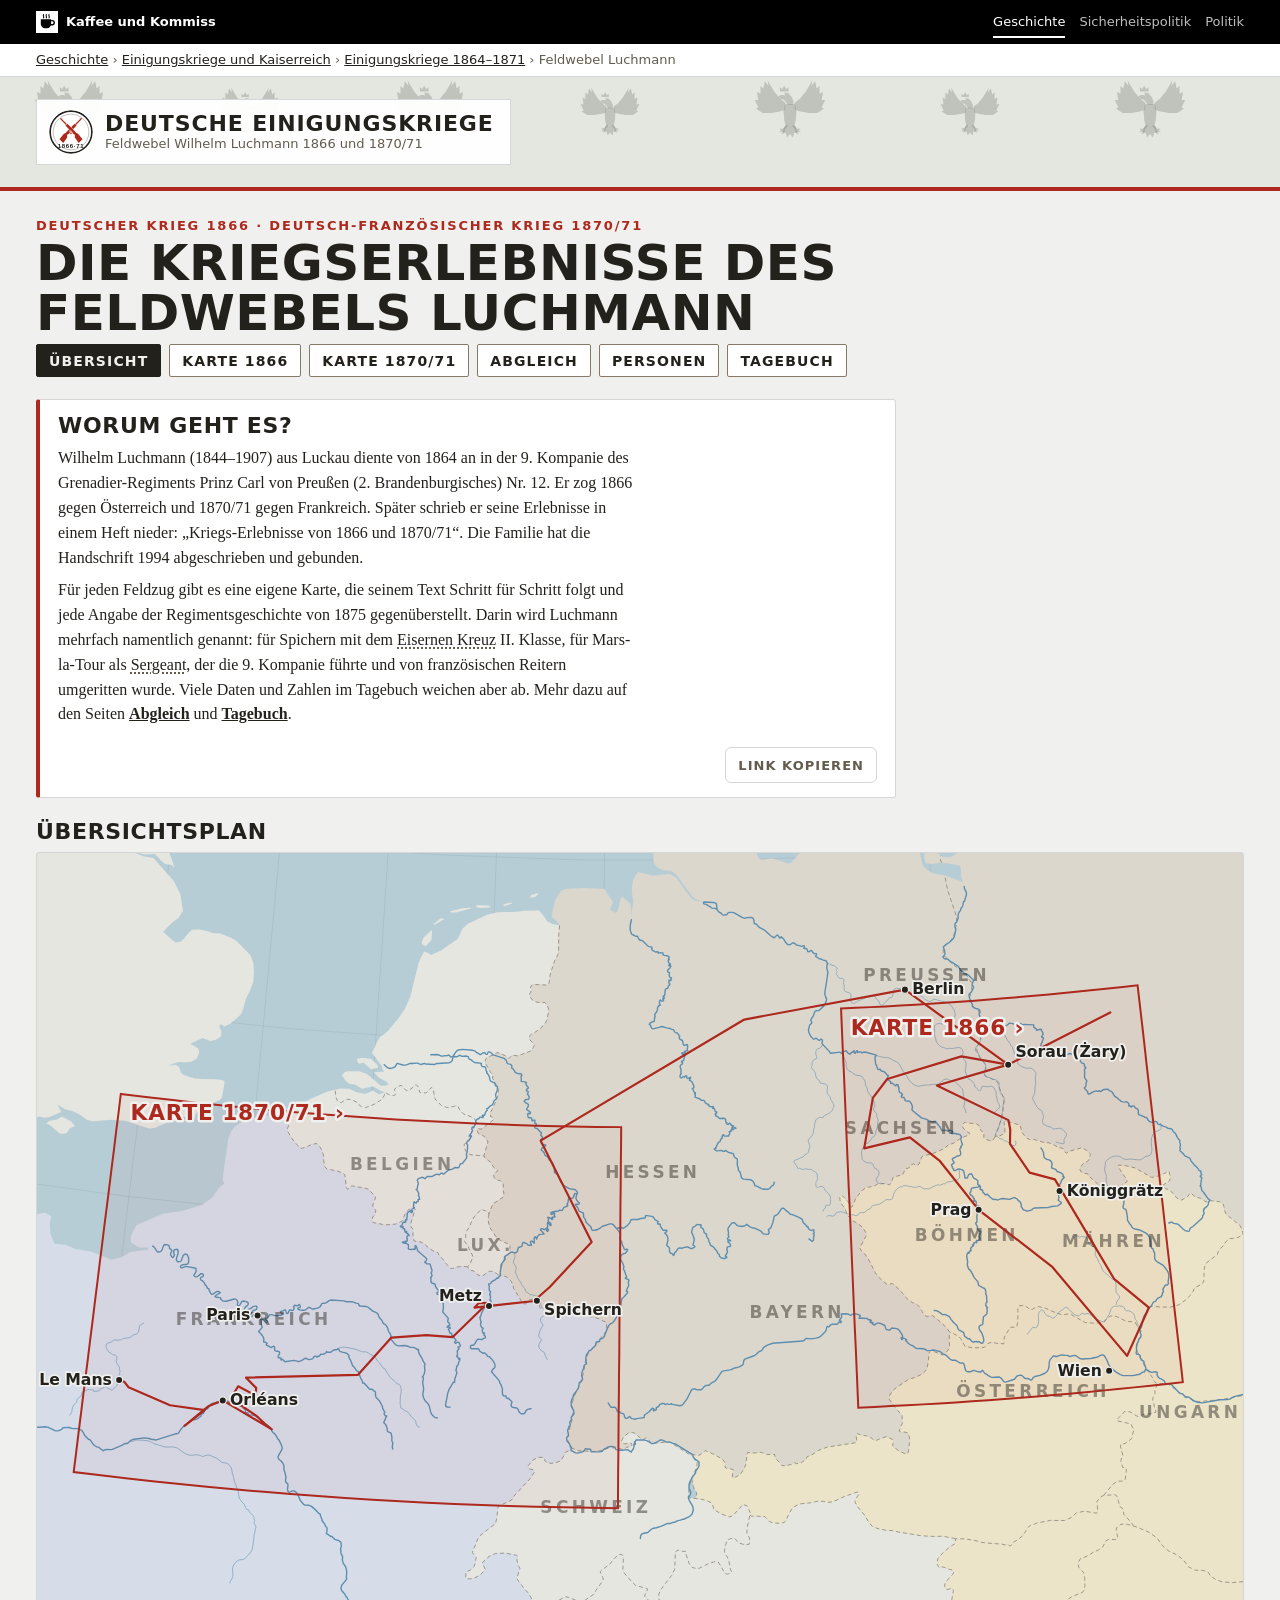
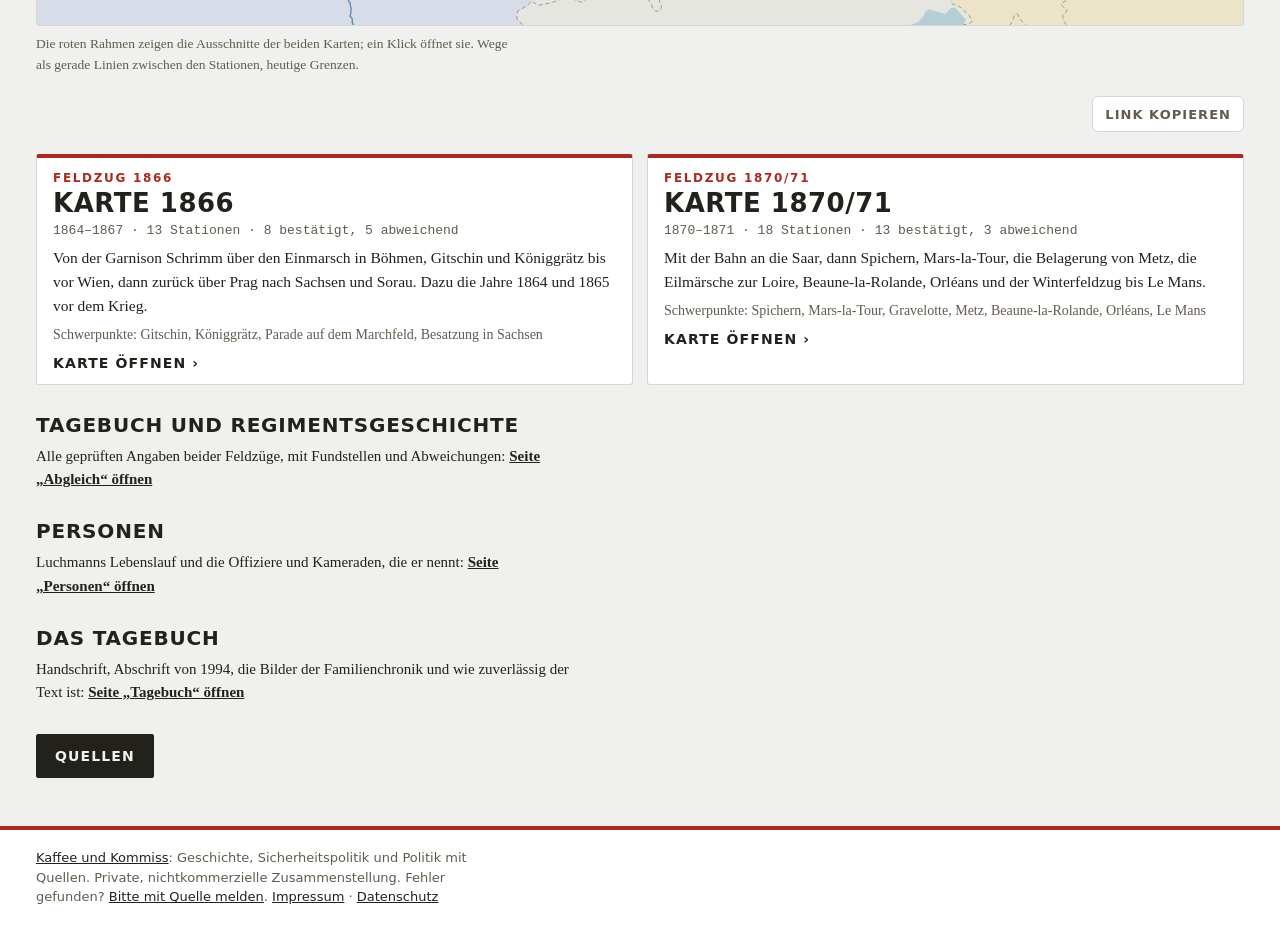
<file: index.html>
<!doctype html>
<html lang="de" class="kk-b-gesch kk-breit">
<head>
<meta charset="utf-8">
<meta name="viewport" content="width=device-width, initial-scale=1, viewport-fit=cover">
<meta name="description" content="Feldwebel Wilhelm Luchmann im Deutschen Krieg 1866 und im Deutsch-Französischen Krieg 1870/71: Übersicht, zwei Karten mit 31 Stationen und der Abgleich mit der Regimentsgeschichte von 1875.">
<link rel="canonical" href="https://kaffeeundkommiss.github.io/luchmann187071/">
<meta property="og:type" content="website">
<meta property="og:locale" content="de_DE">
<meta property="og:site_name" content="Geschichte">
<meta property="og:title" content="Feldwebel Luchmann 1866 und 1870/71">
<meta property="og:description" content="Feldwebel Wilhelm Luchmann im Deutschen Krieg 1866 und im Deutsch-Französischen Krieg 1870/71: Übersicht, zwei Karten mit 31 Stationen und der Abgleich mit der Regimentsgeschichte von 1875.">
<meta property="og:url" content="https://kaffeeundkommiss.github.io/luchmann187071/">
<!-- Vorschau für Linkvorschauen, erzeugt mit werkzeuge/vorschau.js -->
<meta property="og:image" content="https://kaffeeundkommiss.github.io/luchmann187071/vorschau/start.jpg?v=620a3ee2">
<meta property="og:image:width" content="1200">
<meta property="og:image:height" content="630">
<meta property="og:image:alt" content="Feldwebel Luchmann">
<meta name="twitter:card" content="summary_large_image">
<meta name="twitter:image" content="https://kaffeeundkommiss.github.io/luchmann187071/vorschau/start.jpg?v=620a3ee2">
<meta name="theme-color" content="#23211C" media="(prefers-color-scheme: light)">
<meta name="theme-color" content="#12110E" media="(prefers-color-scheme: dark)">
<meta name="apple-mobile-web-app-capable" content="yes">
<meta name="mobile-web-app-capable" content="yes">
<meta name="apple-mobile-web-app-title" content="Luchmann 1866–71">
<link rel="icon" href="icons/favicon.svg" type="image/svg+xml">
<link rel="icon" href="icons/favicon-32.png" sizes="32x32" type="image/png">
<link rel="apple-touch-icon" sizes="180x180" href="icons/apple-touch-icon.png">
<link rel="manifest" href="manifest.webmanifest">
<link rel="stylesheet" href="site.css">
<title>Feldwebel Luchmann 1866 und 1870/71</title>
<link rel="stylesheet" href="https://kaffeeundkommiss.github.io/schriften/schriften.css">
<link rel="stylesheet" href="basis.css">
<style>
/* Grundgerüst, das auf claude.ai die Artefakt-Hülle liefert */
:root { color-scheme: light; padding-top: env(safe-area-inset-top, 0px); padding-bottom: env(safe-area-inset-bottom, 0px) }
body { margin: 0; font: 14px system-ui, -apple-system, sans-serif }
img { max-width: 100% }
[hidden] { display: none !important }


/* Layout: Karte als Hauptfläche, Detailspalte rechts (mobil darunter), Zeitleiste mit echter Datumsskala, darunter Stationsliste */
:root {
  --paper: #eceee8; --panel: #f6f7f3; --ink: #1d2420; --muted: #5d6861; --rule: #c3c9c1;
  --sea: #b7cdd6; --land-fr: #d6dde9; --land-oe: #ece4c8; --land-de: #dcd7cc; --land-n: #e6e6e1;
  --border: #6f7a72; --j4: #2a5d91; --j6: #3f7a2e; --j10: #b07d0a; --j11: #7a3d8f; --red: #ad281d; --red-soft: rgba(173,40,29,.16); --front: #6e4c2c; --grat: rgba(29,36,32,.07);
  --f-display: "Barlow Condensed", "Arial Narrow", system-ui, sans-serif;
  --f-body: "Source Serif 4", Georgia, "Times New Roman", serif;
  --f-mono: "IBM Plex Mono", ui-monospace, Menlo, Consolas, monospace;
}
@media (prefers-color-scheme: dark) { :root:not([data-theme="light"]) {
  --paper: #121614; --panel: #181d1a; --ink: #e2e6e1; --muted: #98a39b; --rule: #313a35;
  --sea: #0e1518; --land-fr: #1f2b3c; --land-oe: #37311d; --land-de: #312f2b; --land-n: #26272a;
  --border: #7d8a82; --j4: #6fa3e0; --j6: #7dbb5f; --j10: #e0b33c; --j11: #c08ad6; --red: #e4533f; --red-soft: rgba(228,83,63,.2); --front: #c29462; --grat: rgba(226,230,225,.05);
  color-scheme: dark } }
:root[data-theme="dark"] {
  --paper: #121614; --panel: #181d1a; --ink: #e2e6e1; --muted: #98a39b; --rule: #313a35;
  --sea: #0e1518; --land-fr: #1f2b3c; --land-oe: #37311d; --land-de: #312f2b; --land-n: #26272a;
  --border: #7d8a82; --j4: #6fa3e0; --j6: #7dbb5f; --j10: #e0b33c; --j11: #c08ad6; --red: #e4533f; --red-soft: rgba(228,83,63,.2); --front: #c29462; --grat: rgba(226,230,225,.05);
  color-scheme: dark }

* { box-sizing: border-box }
body { background: var(--paper); color: var(--ink); font: 400 16px/1.55 var(--f-body); }
.wrap { max-width: 1240px; margin: 0 auto; padding-block: 28px 48px;
  padding-left: max(16px, env(safe-area-inset-left, 0px)); padding-right: max(16px, env(safe-area-inset-right, 0px));
  display: grid; grid-template-columns: minmax(0, 1fr); gap: 22px; }
.wrap > * { min-width: 0 }
header { display: grid; gap: 6px }
.brand { display: flex; align-items: center; gap: 16px }
.brand-text { display: grid; gap: 6px; min-width: 0 }
nav.pages { display: flex; gap: 8px; flex-wrap: wrap }
nav.pages a { font: 600 14px/1 var(--f-display); letter-spacing: .08em; text-transform: uppercase; color: var(--ink); text-decoration: none;
  border: 1px solid var(--border); border-radius: 2px; padding: 9px 12px 8px; background: var(--panel) }
nav.pages a[aria-current="page"] { background: var(--ink); color: var(--paper); border-color: var(--ink) }
nav.pages a:focus-visible { outline: 2px solid var(--red); outline-offset: 2px }
.more { margin: 0; font-size: 15px } .more a { color: var(--ink); font-weight: 600 }
.logo { width: 76px; height: 76px; flex: none }
.logo-ring { fill: var(--panel); stroke: var(--ink); stroke-width: 3 }
.logo-inner { fill: none; stroke: var(--ink); stroke-width: 1; opacity: .5 }
.logo-plane { fill: var(--red) }
.logo-text { fill: var(--ink); font: 700 12.5px var(--f-display); letter-spacing: .16em }
@media (max-width: 560px) { .logo { width: 56px; height: 56px } .brand { gap: 12px } }
.eyebrow { font: 600 13px/1 var(--f-display); letter-spacing: .14em; text-transform: uppercase; color: var(--red) }
h1, .h1 { font: 700 clamp(30px, 5vw, 50px)/1 var(--f-display); letter-spacing: .01em; margin: 0; text-wrap: balance; text-transform: uppercase }
.lede { margin: 4px 0 0; max-width: 68ch; color: var(--muted) }
.intro { background: var(--panel); border: 1px solid var(--rule); border-left: 4px solid var(--red); border-radius: 3px; padding: 14px 18px 16px; display: grid; gap: 8px; max-width: 860px }
.intro h2 { font: 700 22px/1 var(--f-display); text-transform: uppercase; letter-spacing: .04em; margin: 0 }
.intro > summary { list-style: none; cursor: pointer; display: flex; align-items: center; justify-content: space-between; gap: 12px }
.intro > summary::-webkit-details-marker { display: none }
.intro > summary:focus-visible { outline: 2px solid var(--red); outline-offset: 2px }
.intro .tgl { font: 600 13px/1 var(--f-display); letter-spacing: .08em; text-transform: uppercase; border: 1px solid var(--border); border-radius: 2px; padding: 8px 10px 7px; background: var(--paper) }
.intro .tgl .op, .intro:not([open]) .tgl .cl { display: none } .intro:not([open]) .tgl .op { display: inline }
.intro:not([open]) { padding-bottom: 14px }
.intro p { margin: 0 } .intro .how { font-size: 15px; color: var(--muted) } .intro .how b { color: var(--ink); font-weight: 600 } .intro a { color: var(--ink); font-weight: 600 }
.hinweise { border: 1px solid var(--rule); border-radius: 3px; padding: 14px 18px 16px; display: grid; gap: 8px; max-width: 860px }
.hinweise p { margin: 0; font-size: 15px; color: var(--muted) } .hinweise b { color: var(--ink); font-weight: 600 } .hinweise a { color: var(--ink); font-weight: 600 }
.side-label { font-family: var(--f-display); font-weight: 700; letter-spacing: .12em; text-transform: uppercase; fill: var(--front); paint-order: stroke; stroke: var(--paper); stroke-linejoin: round; pointer-events: none; transition: opacity .3s }
.side-ic { pointer-events: none; transition: opacity .3s; opacity: 0 }
.legend-m { display: none }

/* Zeitleiste fest unter der Karte; der Schrittbereich steht rechts daneben und darf länger sein, ohne die Zeitleiste zu verschieben */
.stage { display: grid; grid-template-columns: minmax(0, 1fr) 340px; grid-template-rows: auto auto 1fr; gap: 18px; align-items: start }
.stage > .map { grid-column: 1; grid-row: 1 }
.stage > .legend-bar { grid-column: 1; grid-row: 2 }
.stage > .controls { grid-column: 1; grid-row: 3 }
/* Feste Höhe des Schrittbereichs: längere Texte scrollen darin, damit nichts darunter springt */
.stage > .panel { grid-column: 2; grid-row: 1 / span 3; align-self: stretch; contain: size; overflow-y: auto; overscroll-behavior: contain; align-content: start }
@media (max-width: 900px) { .stage { grid-template-columns: minmax(0, 1fr); grid-template-rows: none }
  .stage > .map, .stage > .legend-bar, .stage > .controls, .stage > .panel { grid-column: 1; grid-row: auto }
  .stage > .panel { align-self: start; height: 400px } }

.map { position: relative; background: var(--sea); border: 1px solid var(--rule); border-radius: 3px; overflow: hidden }
.map svg { display: block; width: 100%; height: auto; aspect-ratio: 1000 / 640; max-width: 100%; touch-action: manipulation }
@media (max-width: 640px) { .map svg { aspect-ratio: 1 / 1 } }
.c-250 { fill: var(--land-fr) } .c-056 { fill: var(--land-be) } .c-826 { fill: var(--land-uk) } .c-528 { fill: var(--land-nl) } .c-442 { fill: var(--land-lu) } .c-276 { fill: var(--land-de) }
.country { stroke: var(--border); stroke-width: 1.3; vector-effect: non-scaling-stroke; stroke-linejoin: round }
.al { fill: var(--land-de); stroke: var(--land-de); stroke-width: .6; vector-effect: non-scaling-stroke }
.alline { fill: none; stroke: var(--border); stroke-width: 1.3; stroke-dasharray: 5 3; vector-effect: non-scaling-stroke }
.grat { fill: none; stroke: var(--grat); stroke-width: 1; vector-effect: non-scaling-stroke }
.front { fill: none; stroke: var(--front); stroke-width: 2.4; vector-effect: non-scaling-stroke; transition: opacity .7s; opacity: 0; stroke-linejoin: round }
.front.on { opacity: .85 }
.front-teeth { fill: none; stroke: var(--front); stroke-width: 6; stroke-dasharray: 1.5 7; vector-effect: non-scaling-stroke; opacity: 0; transition: opacity .7s }
.front-teeth.on { opacity: .45 }
.cont-minor, .cont-major { fill: none; stroke: #8a6f4e; vector-effect: non-scaling-stroke; stroke-linejoin: round }
.cont-minor { stroke-opacity: .28; stroke-width: .6 } .cont-major { stroke-opacity: .45; stroke-width: .9 }
.river-l { fill: none; stroke: #5d8fb0; stroke-width: 1.4; vector-effect: non-scaling-stroke; stroke-linejoin: round; stroke-linecap: round }
.riv-lab { fill: #3f6f91; font-family: var(--f-body); font-style: italic; paint-order: stroke; stroke: var(--paper); stroke-linejoin: round }
.vil circle { fill: var(--ink); opacity: .55 } .vil text { fill: var(--ink); opacity: .75; font-family: var(--f-body); paint-order: stroke; stroke: var(--paper); stroke-linejoin: round }
#villages { transition: opacity .4s }
.city circle { fill: var(--muted) }
.city text, .clabel { fill: var(--muted); font-family: var(--f-display); paint-order: stroke; stroke: var(--paper); stroke-width: 3px; stroke-linejoin: round }
.clabel { fill: var(--ink); opacity: .62; letter-spacing: .2em; font-weight: 700; stroke: none }
.emb { pointer-events: auto }
.emb-ring { stroke: rgba(0,0,0,.35); stroke-width: .4 }
.route-all { fill: none; stroke: var(--red); stroke-opacity: .28; stroke-width: 1.2; stroke-dasharray: 3 4; vector-effect: non-scaling-stroke }
.route-done { fill: none; stroke: var(--red); stroke-width: 2.6; vector-effect: non-scaling-stroke; stroke-linecap: round; stroke-linejoin: round }
.trk path { fill: none; stroke: var(--c); vector-effect: non-scaling-stroke; stroke-linecap: round; stroke-linejoin: round }
.trk-solid { stroke-width: 2.2 } .trk-dash { stroke-width: 2; stroke-dasharray: 5 4 }
.trk-jg .trk-solid { stroke-width: 2.8 }
.trk path.trk-old { stroke-opacity: .28; stroke-width: 1.6 }
.trk-dot { fill: var(--c); stroke: var(--paper); stroke-width: 1.2; vector-effect: non-scaling-stroke; cursor: pointer }
.trk-plane { fill: var(--c); stroke: var(--paper); stroke-width: .9; paint-order: stroke; stroke-linejoin: round; cursor: pointer }
#cur { transition: none }
.trk { transition: opacity .6s } .trk.merged { opacity: .45 }
.mk { opacity: 0; transition: opacity .4s; cursor: pointer } .mk.on { opacity: 1 }
.mk-wnd .mk-x { stroke: var(--red); stroke-width: 2.4 }
.mk-x.mk-d { fill: var(--ink); stroke: var(--paper); stroke-width: 1; vector-effect: non-scaling-stroke }
.mk-x { stroke: var(--ink); stroke-width: 1.8; vector-effect: non-scaling-stroke; fill: none }
.mk-sym { fill: var(--ink); font-family: var(--f-body); font-weight: 600; paint-order: stroke; stroke: var(--paper); stroke-width: 3px; stroke-linejoin: round }
.ev-label { fill: var(--ink); font-family: var(--f-display); font-weight: 600; paint-order: stroke; stroke: var(--paper); stroke-linejoin: round }
.off-arrow { fill: var(--red) }
.off-label { font-family: var(--f-display); font-weight: 700; fill: var(--ink); paint-order: stroke; stroke: var(--paper); stroke-linejoin: round }
.cur-ring { fill: var(--red-soft); stroke: var(--red); stroke-width: 1.2; vector-effect: non-scaling-stroke }
.cur-label { font-family: var(--f-display); font-weight: 700; fill: var(--ink); paint-order: stroke; stroke: var(--paper); stroke-linejoin: round }
@keyframes pulse { 0% { transform: scale(.6); opacity: .9 } 100% { transform: scale(1.8); opacity: 0 } }
.pulse { transform-box: fill-box; transform-origin: center; animation: pulse 2s ease-out infinite; fill: none; stroke: var(--red); vector-effect: non-scaling-stroke; stroke-width: 1.5 }

.legend { position: absolute; left: 10px; bottom: 10px; background: color-mix(in srgb, var(--panel) 88%, transparent); border: 1px solid var(--rule);
  border-radius: 3px; padding: 7px 10px; font: 500 12px/1.5 var(--f-display); letter-spacing: .03em; display: grid; gap: 2px; color: var(--muted) }
.legend i { display: inline-block; width: 18px; height: 0; vertical-align: middle; margin-right: 6px; border-top: 2.5px solid var(--red) }
.legend i.f { border-top-color: var(--front) } .legend i.u { border-top-color: var(--c) } .legend span { white-space: nowrap } .legend .lp { display: inline-block; width: 18px; height: 14px; vertical-align: middle; margin-right: 6px } .legend i.d { border-top: 2px dashed var(--muted) } .legend i.b { border-top: 1.5px dashed var(--border) }
.legend .x.w { color: var(--red) }
.legend i.r { border-top: 2px solid #5d8fb0 } .legend i.h { border-top: 1.5px solid rgba(138,111,78,.6) } .legend .x.v { color: var(--muted) }
.legend .x { display: inline-block; width: 18px; margin-right: 6px; text-align: center; color: var(--ink); font-weight: 700 }
.legend .k { font-family: var(--f-body); font-weight: 700; font-size: 14px; line-height: 1 }
.legend i.sw { height: 10px; width: 12px; border: 1px solid var(--border) }
.legend { grid-template-columns: auto auto; column-gap: 14px }
@media (max-width: 560px) { .legend { position: static; border: 0; border-top: 1px solid var(--rule); border-radius: 0; grid-template-columns: 1fr 1fr } }
.mapbtn { position: absolute; right: 10px; top: 10px; }
/* Maßstabsleiste: Länge folgt der Vergrößerung (draw) */
.massstab { position: absolute; right: 10px; bottom: 10px; pointer-events: none; font: 600 11px/1 var(--f-display); letter-spacing: .03em; color: var(--ink);
  background: color-mix(in srgb, var(--panel) 85%, transparent); padding: 4px 7px 5px; border-radius: 3px }
.massstab .ms-bar { display: block; height: 5px; margin-top: 3px; border: 1px solid var(--ink); background: linear-gradient(90deg, var(--ink) 50%, var(--panel) 50%) }
.legend.legend-bar { position: static; display: flex; flex-wrap: wrap; gap: 4px 20px; padding: 8px 14px; background: var(--panel); margin-top: -8px }

.panel { background: var(--panel); border: 1px solid var(--rule); border-radius: 3px; padding: 18px 18px 16px; display: grid; gap: 10px; min-width: 0 }
.count { font: 500 12px/1 var(--f-mono); color: var(--muted); letter-spacing: .04em; display: flex; justify-content: space-between }
.panel h2 { font: 700 30px/1.02 var(--f-display); margin: 0; text-transform: uppercase; text-wrap: balance }
.sub { color: var(--muted); font-size: 15px; margin-top: -4px }
.dates { font: 500 14px/1.3 var(--f-mono); color: var(--red); font-variant-numeric: tabular-nums }
.chip { display: inline-block; font: 600 12px/1 var(--f-display); letter-spacing: .1em; text-transform: uppercase; border: 1px solid var(--rule); padding: 5px 7px 4px; border-radius: 2px; color: var(--muted) }
.panel p { margin: 0 }
.panel h2.kia-t, .kia-t { color: var(--red) }
.uchip { display: inline-block; font: 600 12px/1 var(--f-display); letter-spacing: .06em; text-transform: uppercase; padding: 4px 7px 3px 6px; border-radius: 2px;
  border: 1px solid var(--rule); border-left: 4px solid var(--c); color: var(--ink); white-space: nowrap }
#pUnits { display: flex; flex-wrap: wrap; gap: 6px }
#pPersons { display: grid; gap: 8px; border-top: 1px solid var(--rule); padding-top: 10px }
.pp { font-size: 14.5px; display: grid; gap: 4px; justify-items: start } .pp .chips { display: flex; flex-wrap: wrap; gap: 5px } .pp b { font-weight: 600 } .pp span { color: var(--muted) }
.pp.is-kia b, .person.is-kia > b { color: var(--red) }
.persons { display: grid; gap: 10px }
.person-grid { display: grid; grid-template-columns: repeat(auto-fill, minmax(250px, 1fr)); gap: 14px 22px }
.person { display: grid; gap: 4px; align-content: start; font-size: 14.5px; padding: 10px 12px; border: 1px solid var(--rule); border-radius: 3px; background: var(--panel); min-width: 0 }
.person[role="button"] { cursor: pointer } .person[role="button"]:hover { border-color: var(--border) }
.person:focus-visible { outline: 2px solid var(--red); outline-offset: 2px }
.person > b { font: 700 17px/1.2 var(--f-display); letter-spacing: .03em; text-transform: uppercase }
.person .chips { display: flex; flex-wrap: wrap; gap: 5px }
.person span { color: var(--muted) } .person .fate { color: var(--ink) }
.person.is-kia { border-left: 3px solid var(--red) }
.tod { font-size: 14px; color: var(--muted) } .tod b { color: var(--ink); font-weight: 600 }
.tod-k b, .tod-s b { color: var(--red) }
table.others { min-width: 0 } table.others tr { cursor: default } table.others tr:hover td { background: none }
@media (max-width: 600px) { table.others tr { grid-template-columns: 1fr } table.others td:first-child { padding-top: 4px } }
.event { border-top: 1px solid var(--rule); padding-top: 9px; font-size: 15px }
.event b { font-family: var(--f-mono); font-weight: 500; font-size: 13px; color: var(--ink); display: block }
.note { font-size: 13.5px; color: var(--muted); font-style: italic }

.controls { display: grid; gap: 10px; background: var(--panel); border: 1px solid var(--rule); border-radius: 3px; padding: 14px 16px 12px }
.btns { display: flex; gap: 8px; align-items: center; flex-wrap: wrap }
.btns-main, .btns-sub { display: flex; gap: 8px; align-items: center }
.btns-sub { flex: 1 1 auto }
button { font: 600 14px/1 var(--f-display); letter-spacing: .08em; text-transform: uppercase; color: var(--ink); background: var(--paper);
  border: 1px solid var(--border); border-radius: 2px; padding: 9px 12px 8px; cursor: pointer }
button:hover { border-color: var(--ink) }
button:focus-visible { outline: 2px solid var(--red); outline-offset: 2px }
button.primary { background: var(--red); border-color: var(--red); color: #fff; min-width: 108px }
.speed { margin-left: auto; font: 500 12px var(--f-mono); color: var(--muted); display: flex; gap: 6px; align-items: center }
@media (max-width: 640px) {
  /* Handy: Karte, direkt darunter Zurück/Abspielen/Weiter, dann der Schritttext; Datum, Tempo, Zeitleiste und Legende folgen danach */
  .stage { display: flex; flex-direction: column; gap: 10px; align-items: stretch }
  .stage > .map { order: 1 } .stage > .controls { display: contents } .controls > .btns { display: contents }
  .btns-main { order: 2; display: grid; grid-template-columns: 1fr 1.25fr 1fr; gap: 8px }
  .stage > .panel { order: 3; height: auto; contain: none; overflow: visible }
  .btns-sub { order: 4; display: grid; grid-template-columns: 1fr 1fr 1fr; gap: 8px; align-items: center; margin-top: 6px }
  .controls > .ruler { order: 5; margin: 0 10px }
  .legend-m { order: 6; display: block; background: var(--panel); border: 1px solid var(--rule); border-radius: 3px; padding: 10px 14px }
  .legend-m > summary { cursor: pointer; font: 600 14px/1.2 var(--f-display); letter-spacing: .08em; text-transform: uppercase; min-height: 28px; display: flex; align-items: center }
  .legend-m .legend { position: static; border: 0; background: none; padding: 8px 0 0; grid-template-columns: 1fr 1fr }
  .stage > .legend-bar { display: none }
  .btns-main button, .btns-sub button { min-height: 44px; padding-inline: 4px; white-space: nowrap; letter-spacing: .04em; font-size: 13px }
  .btns { display: grid; grid-template-columns: 1fr 1fr 1fr; }
  .btns button { min-height: 44px; padding-inline: 4px; white-space: nowrap; letter-spacing: .04em; font-size: 13px }
  #reset { grid-column: 1 } .nowdate { grid-column: 2; text-align: center } .speed { grid-column: 3; margin-left: 0; justify-content: flex-end }
  .speed select { min-height: 40px }
  .ruler .tick { width: 10px; margin-left: -5px; height: 26px; top: 10px }
  .ruler .tick::after { left: 3px; top: 8px }
  .panel h2 { font-size: 26px }
  .mapbtn { padding: 8px 10px 7px; font-size: 13px }
}
.speed select { font: inherit; color: var(--ink); background: var(--paper); border: 1px solid var(--border); padding: 4px }

.ruler { position: relative; height: 62px; margin: 4px 6px 0 }
.ruler .axis { position: absolute; left: 0; right: 0; top: 22px; height: 2px; background: var(--rule) }
.ruler .prog { position: absolute; left: 0; top: 22px; height: 2px; background: var(--red) }
.ruler .playhead { position: absolute; top: 10px; width: 4px; height: 26px; margin-left: -2px; background: var(--red); border-radius: 1px; pointer-events: none; box-shadow: 0 0 0 2px var(--panel) }
.nowdate { font: 500 13px var(--f-mono); color: var(--red); font-variant-numeric: tabular-nums; min-width: 9.5ch }
.ruler .tick { position: absolute; top: 14px; width: 8px; height: 18px; margin-left: -4px; padding: 0; border: 0; background: none; cursor: pointer }
.ruler .tick::after { content: ""; position: absolute; left: 2px; top: 4px; width: 4px; height: 10px; background: var(--muted); border-radius: 1px }
.ruler .tick.visited::after { background: var(--red) }
.ruler .month { position: absolute; top: 34px; font: 500 11px var(--f-mono); color: var(--muted); transform: translateX(-50%); white-space: nowrap }
.ruler .month.y { color: var(--ink); top: 0 }
.ruler .mt { position: absolute; top: 24px; width: 1px; height: 6px; background: var(--rule) }

.list { overflow-x: auto }
@media (max-width: 600px) {
  table { min-width: 0 } thead { display: none }
  tr { display: grid; grid-template-columns: 2.4em minmax(0, 1fr); border-bottom: 1px solid var(--rule); padding: 8px 0 }
  .list td { border: 0; padding: 1px 6px } .list td.n { grid-row: span 3; padding-top: 3px }
  .list td:last-child { padding-top: 4px }
}
table { border-collapse: collapse; width: 100%; min-width: 620px; font-size: 15px }
th { font: 600 12px/1 var(--f-display); letter-spacing: .12em; text-transform: uppercase; color: var(--muted); text-align: left; padding: 8px 10px; border-bottom: 1.5px solid var(--ink) }
td { padding: 8px 10px; border-bottom: 1px solid var(--rule); vertical-align: top }
td.n, td.d { font: 400 13px/1.5 var(--f-mono); font-variant-numeric: tabular-nums; white-space: nowrap; color: var(--muted) }
tr { cursor: pointer } tr:hover td { background: var(--red-soft) }
tr.cur td { background: var(--red-soft) } tr.cur td.n { color: var(--red); font-weight: 500 }
td b { font-weight: 600 }
h3 { font: 700 20px/1 var(--f-display); text-transform: uppercase; letter-spacing: .04em; margin: 8px 0 0 }
.chron > summary { display: flex; align-items: baseline; gap: 12px; cursor: pointer; list-style: none; padding: 4px 0 8px; border-bottom: 1px solid var(--rule) }
.chron > summary::-webkit-details-marker { display: none }
.chron > summary h3 { margin: 0 }
.chron > summary .cnt { font: 500 13px/1 var(--f-mono); color: var(--muted) }
.chron > summary { align-items: center; flex-wrap: wrap }
.chron > summary .tgl { font: 600 13px/1 var(--f-display); letter-spacing: .08em; text-transform: uppercase; color: var(--ink); background: var(--paper);
  border: 1px solid var(--border); border-radius: 2px; padding: 8px 11px 7px }
.chron > summary:hover .tgl { border-color: var(--ink) }
.chron .tgl .cl, .chron[open] .tgl .op { display: none } .chron[open] .tgl .cl { display: inline }
.chron > summary:hover h3, .chron > summary:focus-visible h3 { color: var(--red) }
.chron > summary:focus-visible { outline: 2px solid var(--red); outline-offset: 2px }
.insignia { display: grid; gap: 10px }
.ins-grid { display: grid; grid-template-columns: repeat(auto-fill, minmax(260px, 1fr)); gap: 12px 22px }
.ins { display: flex; gap: 12px; align-items: flex-start; font-size: 14.5px; min-width: 0 }
.ins svg { width: 40px; height: 40px; flex: none }
.ins b { display: block; font: 600 15px/1.3 var(--f-display); letter-spacing: .06em; text-transform: uppercase }
.ins span { color: var(--muted) }
.sources { font-size: 13.5px; color: var(--muted); max-width: 36em }
.sources a { color: var(--ink) }
.src { font-size: 13.5px; color: var(--muted); display: grid; gap: 6px; border-top: 1px solid var(--rule); padding-top: 9px }
.src a { color: var(--ink) } .src .refs { line-height: 1.45; display: grid; gap: 3px }
.bel { justify-self: start; font: 500 12px/1 var(--f-mono); letter-spacing: .02em; padding: 4px 7px 3px; border-radius: 2px; border: 1px solid var(--border); color: var(--ink) }
.bel-1 { border-style: dashed } .bel-x { border-color: var(--red); color: var(--red) }
ol.srclist { font-size: 13.5px; color: var(--muted); max-width: 90ch; margin: 4px 0 0; padding-left: 2.6em; display: grid; gap: 3px }
ol.srclist a { color: var(--ink) } ol.srclist li:target { background: var(--red-soft) }
.spur-label { fill: var(--ink); stroke: var(--paper); paint-order: stroke; stroke-linejoin: round; font-family: var(--f-display) }
@media (prefers-reduced-motion: reduce) { .pulse { animation: none } .front, .mk, .trk { transition: none } }

/* Luchmann-Karte */
.country { stroke: none }
.g-fr { fill: var(--land-fr) } .g-oe { fill: var(--land-oe) } .g-de { fill: var(--land-de) } .g-n { fill: var(--land-n) }
.borders { fill: none; stroke: var(--border); stroke-width: 1; stroke-dasharray: 4 3; vector-effect: non-scaling-stroke; opacity: .7 }
.river-s { fill: none; stroke: #5d8fb0; stroke-width: .8; vector-effect: non-scaling-stroke; opacity: .7 }
:root { --s: 1 }
.riv-lab { font-size: calc(var(--s) * 12px); stroke-width: calc(var(--s) * 3px) }
.clabel { font-size: calc(var(--s) * 15px); opacity: .45 }
.route-all { stroke-opacity: .22 }
#trkSolid, #trkDash, #trkOld { fill: none; stroke: var(--red); vector-effect: non-scaling-stroke; stroke-linecap: round; stroke-linejoin: round }
#trkSolid { stroke-width: 2.8 } #trkDash { stroke-width: 2.2; stroke-dasharray: 6 4 } #trkOld { stroke-width: 1.8; stroke-opacity: .3 }
.sc { transform: scale(var(--s)) }
.pl { opacity: 0; transition: opacity .35s } .pl.on { opacity: 1 } .pl-big { opacity: .75 }
.pl circle { fill: var(--ink); stroke: var(--paper); stroke-width: 1 } .pl-big circle { fill: var(--muted) }
.pl-route.on circle { fill: var(--red) }
.pl text { font: 600 12px var(--f-display); letter-spacing: .02em; fill: var(--ink); paint-order: stroke; stroke: var(--paper); stroke-width: 3px; stroke-linejoin: round }
.pl-big text { fill: var(--muted); font-weight: 500 }
.mk .mk-sym { font-size: 15px } .mk-w .mk-sym { fill: var(--red) }
.cur-ring { stroke-width: 1.4 }
.legend i.o { border-top: 2px solid var(--red); opacity: .35 }
.zitat { margin: 0; padding: 2px 0 2px 12px; border-left: 3px solid var(--rule); font-style: italic; font-size: 15.5px }
.zitat cite { display: block; margin-top: 4px; font: 500 12px/1.3 var(--f-mono); font-style: normal; color: var(--muted) }
.check { font-size: 15px; border-top: 1px solid var(--rule); padding-top: 9px } .check b { font-family: var(--f-display); letter-spacing: .06em; text-transform: uppercase; font-size: 13px }
.bel-2 { border-color: #3f7a2e; color: #3f7a2e } .bel-x { border-color: var(--red); color: var(--red) } .bel-s { border-style: dashed; color: var(--muted) }
@media (prefers-color-scheme: dark) { :root:not([data-theme="light"]) .bel-2 { border-color: #7dbb5f; color: #7dbb5f } }
:root[data-theme="dark"] .bel-2 { border-color: #7dbb5f; color: #7dbb5f }
.src .refs span { display: block }
.ruler .month { font-size: 10.5px }
/* Detailkarten je Feldzug */
.cont-minor { stroke-opacity: .32 } .cont-major { stroke-opacity: .5 }
.vil circle { fill: var(--muted); opacity: .8 }
.vil text { font: 400 10.5px var(--f-body); fill: var(--muted); paint-order: stroke; stroke: var(--paper); stroke-width: 2.5px; stroke-linejoin: round; opacity: 1 }
.legend i.v { width: 6px; height: 6px; border: 0; border-radius: 50%; background: var(--muted); margin: 0 12px 0 6px }
.pl-rand text { font-style: italic }

.intro-ov { display: grid; gap: 8px }
.intro-ov h2 { margin: 0; font: 700 22px/1.1 var(--f-display); text-transform: uppercase; letter-spacing: .03em }
.intro-ov p { margin: 0 }
.ov { display: grid; gap: 8px }
.ov-h { margin: 0; font: 700 22px/1.1 var(--f-display); text-transform: uppercase; letter-spacing: .03em }
.ov-map svg { aspect-ratio: auto !important }
.ov-route { fill: none; stroke: var(--red); stroke-width: 2.2; vector-effect: non-scaling-stroke; stroke-linejoin: round; stroke-linecap: round }
.ov-1870 { stroke-dasharray: none }
.ov-cl { font-size: 14px; opacity: .45 }
.frame path { fill: var(--red-soft); fill-opacity: .25; stroke: var(--red); stroke-width: 2; vector-effect: non-scaling-stroke; transition: fill-opacity .2s }
.frame:hover path, .frame:focus path { fill-opacity: .7 }
.frame text { font: 700 18px var(--f-display); letter-spacing: .04em; text-transform: uppercase; fill: var(--red); paint-order: stroke; stroke: var(--paper); stroke-width: 4px; stroke-linejoin: round }
.ov-pl circle { fill: var(--ink); stroke: var(--paper); stroke-width: 1 }
.ov-pl text { font: 600 13px var(--f-display); fill: var(--ink); paint-order: stroke; stroke: var(--paper); stroke-width: 3px; stroke-linejoin: round }
.ov-note { margin: 0; font-size: 13.5px; color: var(--muted) }
.feldzuege { display: grid; grid-template-columns: repeat(auto-fit, minmax(min(320px, 100%), 1fr)); gap: 14px }
.fz { display: grid; gap: 6px; align-content: start; background: var(--panel); border: 1px solid var(--rule); border-top: 4px solid var(--red); border-radius: 3px; padding: 14px 16px; color: var(--ink); text-decoration: none; min-width: 0 }
.fz:hover { border-color: var(--border); border-top-color: var(--red) }
.fz-k { font: 600 12px/1 var(--f-display); letter-spacing: .14em; text-transform: uppercase; color: var(--red) }
.fz-t { font: 700 26px/1.05 var(--f-display); text-transform: uppercase; letter-spacing: .02em }
.fz-d { font: 500 13px/1.3 var(--f-mono); color: var(--muted) }
.fz-x { font-size: 15.5px }
.fz-s { font-size: 14px; color: var(--muted) }
.fz-go { font: 600 14px/1 var(--f-display); letter-spacing: .08em; text-transform: uppercase; margin-top: 4px }
</style>
<link rel="stylesheet" href="bereich.css">
</head>
<body>
<div class="kk-leiste"><div class="kk-in">
  <a class="kk-haus" href="https://kaffeeundkommiss.github.io/"><img src="kk-tasse.svg" alt="" width="22" height="22"><span>Kaffee und Kommiss</span></a>
  <nav class="kk-bereiche" aria-label="Bereiche"><a href="https://kaffeeundkommiss.github.io/geschichte/" aria-current="true">Geschichte</a><a href="https://kaffeeundkommiss.github.io/sicherheitspolitik/"><span class="kk-lang">Sicherheitspolitik</span><span class="kk-kurz">Sicherheit</span></a><a href="https://kaffeeundkommiss.github.io/politik/">Politik</a></nav>
</div></div>
<nav class="kk-pfad" aria-label="Pfad"><div class="kk-in"><a href="https://kaffeeundkommiss.github.io/geschichte/">Geschichte</a> › <a href="https://kaffeeundkommiss.github.io/geschichte/einigungskriege-kaiserreich/">Einigungskriege und Kaiserreich</a> › <a href="https://kaffeeundkommiss.github.io/geschichte/einigungskriege/">Einigungskriege 1864–1871</a> › <span aria-current="page">Feldwebel Luchmann</span></div></nav>
<div class="kk-kopf"><div class="kk-in">
  <a class="kk-schild" href="https://kaffeeundkommiss.github.io/geschichte/einigungskriege/"><img src="icons/favicon.svg" alt="" width="44" height="44"><span><span class="kk-name" style="display:block">Deutsche Einigungskriege</span><span class="kk-unter" style="display:block">Feldwebel Wilhelm Luchmann 1866 und 1870/71</span></span></a>
</div></div>
<main class="wrap" id="inhalt">
  <header>
    <div class="brand">
      <div class="brand-text">
        <div class="eyebrow">Deutscher Krieg 1866 · Deutsch-Französischer Krieg 1870/71</div>
        <h1>Die Kriegserlebnisse des Feldwebels Luchmann</h1>
      </div>
    </div>
    <nav class="pages" aria-label="Seiten">
      <a href="index.html" aria-current="page">Übersicht</a>
      <a href="karte-1866.html">Karte 1866</a>
      <a href="karte-1870.html">Karte 1870/71</a>
      <a href="abgleich.html">Abgleich</a>
      <a href="personen.html">Personen</a>
      <a href="tagebuch.html">Tagebuch</a>
    </nav>
  </header>

  <section class="intro intro-ov" id="intro" aria-labelledby="woH">
    <h2 id="woH">Worum geht es?</h2>
    <p>Wilhelm Luchmann (1844–1907) aus Luckau diente von 1864 an in der 9. Kompanie des Grenadier-Regiments Prinz Carl von Preußen (2. Brandenburgisches) Nr. 12. Er zog 1866 gegen Österreich und 1870/71 gegen Frankreich. Später schrieb er seine Erlebnisse in einem Heft nieder: „Kriegs-Erlebnisse von 1866 und 1870/71“. Die Familie hat die Handschrift 1994 abgeschrieben und gebunden.</p>
    <p>Für jeden Feldzug gibt es eine eigene Karte, die seinem Text Schritt für Schritt folgt und jede Angabe der Regimentsgeschichte von 1875 gegenüberstellt. Darin wird Luchmann mehrfach namentlich genannt: für Spichern mit dem Eisernen Kreuz II. Klasse, für Mars-la-Tour als Sergeant, der die 9. Kompanie führte und von französischen Reitern umgeritten wurde. Viele Daten und Zahlen im Tagebuch weichen aber ab. Mehr dazu auf den Seiten <a href="abgleich.html">Abgleich</a> und <a href="tagebuch.html">Tagebuch</a>.</p>
  </section>

  <section class="ov" aria-labelledby="ovH">
    <h2 id="ovH" class="ov-h">Übersichtsplan</h2>
    <div class="map ov-map">
      <svg viewBox="0 0 1000 640" role="img" aria-label="Übersichtskarte Mitteleuropas mit Luchmanns Wegen 1866 und 1870/71 und den Ausschnitten der beiden Karten">
        <rect x="0" y="0" width="1000" height="640" fill="var(--sea)"/>
        <path class="grat" d="M-200,171L-125.1,-200M-200,730.1L-182.9,631.7L-37.9,-200M-104.4,840L-76.3,648.9L48.6,-200M9.5,840L30.8,663.2L134.4,-200M122.7,840L138.1,674.6L219.6,-200M235.3,840L245.7,683.2L304.5,-200M347.5,840L353.6,688.9L389,-200M459.5,840L461.5,691.8L473.3,-200M571.4,840L569.5,691.8L557.6,-200M683.4,840L677.4,688.9L642,-200M795.6,840L785.2,683.2L726.5,-200M908.2,840L892.8,674.6L811.3,-200M1021.4,840L1000.2,663.2L896.6,-200M1135.3,840L1107.2,648.9L982.3,-200M1200,552.6L1068.8,-200M1200,17.7L1156.1,-200M-200,705.8L-114.6,720.4L21.7,739L158.4,753.1L295.6,762.7L433,767.7L570.5,768.2L707.9,764.1L845.1,755.4L982,742.2L1118.3,724.5L1200,711.1M-200,550.9L-91.3,569.4L39.9,587.4L171.6,601L303.7,610.2L436,615.1L568.4,615.5L700.8,611.5L833,603.2L964.8,590.5L1096.1,573.4L1200,556.3M-200,396.1L-193.7,397.4L-68.2,418.8L58,436.1L184.7,449.2L311.8,458.1L439.1,462.7L566.4,463.1L693.7,459.3L820.8,451.3L947.6,439.1L1073.9,422.6L1199.6,402L1200,401.9M-200,240.7L-165.6,247.8L-45,268.4L76.2,284.9L197.8,297.5L319.8,306L442.1,310.5L564.4,310.9L686.7,307.2L808.7,299.5L930.5,287.8L1051.8,272L1172.5,252.2L1200,246.7M-200,85.2L-137.4,98.1L-21.9,117.8L94.3,133.7L211,145.8L327.9,154L445.1,158.2L562.4,158.6L679.6,155.1L796.6,147.7L913.3,136.5L1029.6,121.3L1145.3,102.3L1200,91.5M-200,-70.4L-109.3,-51.8L1.3,-32.9L112.5,-17.7L224.1,-6.2L336,1.6L448.2,5.7L560.3,6.1L672.5,2.8L784.5,-4.3L896.2,-15.1L1007.4,-29.6L1118.1,-47.7L1200,-64M-68.4,-200L24.6,-184.1L130.7,-169.6L237.3,-158.6L344.1,-151.1L451.2,-147.2L558.3,-146.8L665.4,-150L772.3,-156.8L878.9,-167.1L985.2,-180.9L1090.9,-198.3L1099.6,-200"/>
        <path class="country g-n" d="M-86,-200L-86.6,-198.9L-87.7,-198.2L-90.3,-198.4L-91.6,-195.5L-92.3,-195.4L-92.4,-198.8L-92.2,-200L-86,-200ZM-99.3,-200L-99.2,-192.1L-100.6,-187.9L-113.4,-160.8L-115.3,-158.2L-116.8,-157L-118.2,-156.8L-121.6,-158L-122.8,-160.6L-122.4,-162.9L-120.9,-166.4L-115.3,-179.4L-113.2,-182.9L-110.5,-186.1L-105.2,-191.4L-105.1,-191.8L-108.2,-191.2L-109.4,-191.8L-109.9,-193.1L-108.4,-200L-99.3,-200ZM4.1,-200L-3.1,-194.7L-7.3,-192.7L-11.5,-192.1L-16.4,-193.3L-25.2,-197.1L-28.6,-200L4.1,-200ZM-28.6,-200L-25.7,-195.7L-22.1,-192.9L0.8,-184.1L2.3,-184.4L10.6,-188.4L20.6,-186.8L38.4,-174.5L42.9,-166.5L49.4,-155L53.1,-150.3L55.8,-146.2L56.9,-140.5L58.2,-121.8L60,-103.6L63.1,-83.6L64.9,-78L67.9,-73.9L84.1,-62.9L87.5,-59.6L93.3,-50.5L98.7,-40.8L103.9,-33.4L109.8,-27.2L106.3,-24.7L103.5,-20.5L104.5,-14.2L106.4,-8.1L110.6,1.9L114.2,12.6L112.6,10.8L110.9,9.8L108.3,9.6L105.9,9L101.8,5.2L97.9,0.8L89.2,1.3L84.6,0L80.4,-0.5L88,2.7L96.5,4.1L113.4,23.3L118.8,34.1L121,47.8L117.6,53.6L113.1,56.9L108.8,60.9L104.6,65.5L114.4,74.1L116.8,74.1L119.4,73.3L121.8,71.1L126.4,65.5L128.6,63.6L135.3,63.5L140.8,64.6L146.3,66.5L151.3,66.6L160.9,70.3L165.6,73.1L177.2,84.9L179.3,91L179.9,98.6L179.3,107L176.4,114.4L173.2,121L170.8,129.7L169.5,132.8L167.7,135.1L160.1,141.5L155.3,143.8L153.6,142.4L151.6,142.3L151.2,144L152.9,147.8L152.6,152.1L148.2,154.9L143.9,155.8L137.3,153.3L127,158.2L133.6,162L134.6,165.4L132.3,170.9L127.8,173.1L122.8,173.6L117.8,173.3L113.6,174.3L109.4,176.5L114.5,175.6L117.7,177.3L119.4,182.2L121.1,183.9L130.6,186.9L136.4,187.5L148.1,187.6L153.5,188.3L155.5,189.3L155.1,193.2L153.2,203L151.5,204.8L135.4,211.4L131.5,216.8L130.3,220.1L121.4,218.6L116.9,221.7L109.3,223.4L103.5,225.4L97.6,228L92.8,228.4L73.8,222.2L61.9,221.1L45.5,222.4L41.5,221.2L35.9,217.3L29.8,214.2L22.8,212.3L16.8,208.4L20,214.7L10.5,219L6.4,219.5L2.3,218.8L-6.6,219.1L-14.3,217.2L-13.7,221.3L-12.1,225L-13.9,226.2L-15.9,226.3L-30.4,221.4L-32.7,221.6L-34.8,223.7L-40.1,221.7L-44.8,216.8L-50.1,213.2L-55.7,211L-60.6,210.7L-80.8,213.8L-85.8,219.6L-89.2,228.2L-93.3,235.7L-99,241.1L-104.5,241.1L-108.9,235.9L-117.8,229.5L-120.7,225.6L-121.7,225.3L-122.9,226.3L-126.9,227.1L-130.9,226.4L-137.2,226.6L-148.5,228.4L-153.3,230.2L-163.8,235.6L-166,237.2L-170.7,243.8L-176.1,244.1L-179.9,238.6L-184.9,235.9L-190.8,236.5L-194.7,238.2L-195.9,235.9L-195.2,231.9L-190.1,227.8L-178.4,226.3L-167.1,218.5L-161.2,213.5L-158.9,210.6L-156.1,209L-153,208.7L-150.8,205.4L-135,193.3L-133.2,190.2L-131.4,184.4L-129.4,178.8L-118,177L-110.8,165.8L-109.3,165.1L-94,165.5L-83,167.5L-72.4,171.7L-66.8,172.9L-61.1,172.9L-56.2,170.3L-46.7,159.8L-41.6,155.2L-36,151.3L-30.6,146.7L-21.7,137.9L-27.2,140.5L-34.2,145L-34.2,145L-38,147.6L-49.6,149L-54.9,151.5L-64.5,157.5L-66.1,157.9L-78.5,153.9L-86.3,142.9L-91.5,138L-93.9,137.1L-96.6,137.8L-102.4,138L-107.9,136.9L-104.3,133L-100,131.2L-108.2,128L-110.5,126.2L-112.6,122.7L-119.2,121L-122.5,121.2L-128.8,124.2L-138.1,126.9L-147.4,119L-148.9,116L-147.9,111L-148.6,106.7L-151.2,104.8L-146.6,100.3L-141.6,97.6L-131.3,95.9L-115.1,90.6L-106.3,88.5L-97.7,83.9L-93.9,80.8L-90.7,76.1L-87.4,70.4L-83.3,65.9L-86.2,64.2L-87,60.1L-85.8,56.4L-83.9,53.3L-84.3,48.8L-85.8,43.9L-85.1,40.6L-83.9,36.9L-89.7,36.1L-95.8,36.3L-101.4,37.9L-107.1,40.5L-111.7,40.4L-111.1,37.5L-108.5,34.3L-102.6,30.3L-96.3,27.1L-93.8,24.2L-91.7,20.8L-88.4,18.3L-80.2,14L-65.7,10.1L-63.6,10L-58.3,11.7L-53,11.7L-48.1,10.1L-43.3,10.4L-34.2,18.7L-35.6,8L-30.7,6.4L-25.6,16.6L-23.3,17.9L-17.9,17.4L-19.7,15.5L-22,15L-24.8,13.2L-26.8,9.8L-29.7,-0.2L-28.4,-5.6L-24.8,-10.9L-20.7,-15.8L-23.1,-17.2L-25,-19.6L-24.7,-25L-23.1,-29.4L-16.9,-32.7L-14.3,-38.8L-12.4,-45.6L-12.8,-48.9L-18.5,-49.2L-21.4,-48.4L-24.1,-46.7L-26.6,-47.2L-32.2,-56L-35.2,-62.5L-40.1,-75.8L-39.8,-83.3L-31.7,-98.1L-21.4,-106.7L-10.9,-108.6L-12.6,-109.6L-27.9,-112.2L-33.3,-111.8L-38.6,-108.5L-41.5,-107.6L-44.2,-107.7L-47.2,-106.1L-50.1,-103.6L-53,-102.2L-58.1,-103.6L-60.7,-103.4L-62.1,-105.4L-63.1,-108.4L-65,-109.4L-67.3,-109.1L-72.5,-106.2L-77.6,-104.8L-82.8,-108.2L-89.5,-113.9L-91.2,-112.6L-93.6,-108.9L-95.7,-102.9L-99.9,-109.2L-103,-117.4L-103.7,-122.1L-102.7,-127.2L-100,-128.8L-97.7,-126.5L-91.6,-137.9L-80.9,-152.3L-77.3,-156.3L-74.3,-162L-73.9,-166.1L-75,-169.7L-80.6,-178.6L-79.4,-184.9L-77.4,-191.6L-74.6,-195.5L-73.7,-196.1L-64.3,-194.2L-67.6,-197.1L-69.9,-200L-28.6,-200ZM-82.8,5.6L-81.2,7.4L-76.4,8L-78.5,10.8L-84.3,13.4L-88.5,16.2L-93.2,18.3L-94.7,14.6L-97.2,14.3L-99.6,7.3L-98.5,-2.2L-93.4,-3.8L-86.8,-2.5ZM-93.3,-161.5L-98.7,-162.5L-100.4,-163.5L-102.4,-165.8L-103,-176.6L-101.4,-180.1L-100,-181.6L-98.6,-182.8L-95.6,-182.9L-93.2,-180.4L-92.5,-178.4L-91.6,-170.9L-92.2,-164.8ZM-129.8,-200L-130,-196.3L-129.7,-190L-130.1,-187.9L-132,-185.4L-139.7,-183L-142,-183.4L-141.8,-184.4L-139.4,-188L-139.9,-192.5L-138.6,-195.8L-139.1,-196.4L-140.6,-196.3L-146.7,-192L-148.5,-191.9L-148.4,-192.9L-146.3,-197.1L-145.5,-199.9L-145.5,-200L-129.8,-200ZM-121.6,-200L-124.6,-196.2L-124.6,-196.2L-125.7,-195.6L-127.8,-196.2L-128.3,-197.6L-128.4,-199.5L-128.3,-200L-121.6,-200ZM-200,-144.9L-198.2,-148.3L-196.9,-149.9L-189,-153.2L-187.9,-150.2L-184.7,-148.8L-181.1,-150.6L-175.9,-157.5L-173.3,-157.3L-170.7,-156.2L-165.1,-156L-154.8,-157.5L-150.5,-156.7L-144.9,-153.7L-140.4,-152.8L-137.5,-146.5L-137.1,-137.4L-133.9,-127.9L-128.7,-119.1L-129.4,-114.7L-132.2,-112.6L-137.8,-110.6L-138.3,-107.4L-134.8,-108.4L-131.9,-108.5L-125.1,-106.5L-123.5,-102.7L-122.8,-97.5L-122.7,-93.3L-124.2,-89L-125.6,-90.8L-126.7,-95.1L-128.4,-97.3L-130.7,-98.7L-130.7,-93.1L-132.6,-85.9L-131.6,-85.1L-128.4,-84.3L-132,-77.4L-136.8,-76.2L-142.2,-76.5L-143.9,-74.1L-145.6,-70.9L-149.2,-66.5L-153.3,-64.4L-157.6,-65.8L-161.6,-69L-161.6,-69L-165.1,-70.2L-168.1,-69.4L-170.1,-68.6L-171.6,-69.1L-176.4,-69.7L-181,-70.6L-181.2,-72.7L-179.2,-78.5L-179.8,-80.3L-183.9,-82L-185.2,-83.7L-186.8,-88.3L-186.9,-90.3L-186.6,-93L-188.4,-96.9L-191,-100L-192.9,-100.6L-197.3,-97.3L-200,-95L-200,-144.9ZM31.5,226.3L27,228.4L25.4,231.2L24.2,232.3L21.5,232.7L18.9,232.5L9.8,224.9L7.4,224.8L10,222.3L16.7,220.9L20.5,218.4L28.2,222.4Z"/>
        <path class="country g-n" d="M1200,389L1197.8,386.4L1192.4,384.4L1188.7,384.1L1186.7,382.2L1185,379.3L1183.4,377.2L1183.2,377.1L1181.8,373.7L1180.7,373.5L1180.5,373.4L1175.8,374.9L1174.1,362.6L1180.3,352.5L1181.2,347.6L1182.3,337.5L1183.7,332.7L1185.5,328.5L1186.8,324.6L1186.9,321.3L1189,320.6L1195.3,322.4L1200,322.7L1200,389ZM1200,316.6L1197,314.5L1193.9,312.4L1193.4,310.9L1193.6,307.1L1193.4,303L1192,298.6L1187.3,289.4L1186,285.4L1187.9,279.8L1194.5,266.2L1196.7,261.2L1199.6,255L1200,254.4L1200,316.6Z"/>
        <path class="country g-n" d="M542.4,499.6L543.9,500.6L547.6,504L546.9,509.7L542.7,518.9L540.5,526.4L540.4,532.2L540.8,534.8L541.5,534.8L545.7,535.2L547.7,535.2L554.1,536.6L559.3,538.8L560.5,541.3L561.1,544.2L567.3,548.1L574.5,550.5L576.9,549.6L585.5,540.1L589.1,541.6L591.3,546.6L591.1,549.1L588.9,559.1L588.6,564.5L590.8,567.9L591,570.7L590.5,573.2L586.9,573.6L582.2,572.2L578.1,568L574.9,568.6L572.3,569.7L571,573.8L570,578.6L570.4,581.4L572.3,583.3L573.9,587.8L574.9,593.5L575.9,596.1L575,597.2L572.5,598L570.4,597.4L566.5,590.5L564.8,587.9L562,587.6L556.9,589.2L549.1,593.1L545.9,593.1L543.2,592.4L540.8,589.2L538.6,583L537.9,579L536.4,579.2L531.4,578L529.2,579.6L529.2,586L528.7,594L526.2,599.1L519.2,608.1L516.7,611.9L515.6,614.7L515.4,617.1L516.5,621.3L517.9,625.3L516.7,627.7L513.1,628.9L510.4,626.3L509.5,622.1L503.7,616.1L506.2,611.2L505.9,609.9L496.5,607.4L492.6,603.6L486.9,597L485.8,594.2L486.2,585.1L485.9,582.8L485.1,581.8L482.5,581.7L478.7,584.9L475,589.6L467.8,595L467,596L469.4,601.3L469.2,603.3L463.4,611.6L462.2,614.3L454.7,619.4L451.2,621.3L441,617.3L438.1,616.7L433.3,619.3L426.8,621.5L416.2,623.8L412.2,621.8L410.5,620.1L409.7,617.5L407.1,613.1L404.1,610.4L402.1,607.4L399.5,604.1L397.9,601.6L400.4,593.2L398.8,590.2L398,586L398.6,583.1L397.7,582.4L388.3,580.5L380.4,580.8L374.8,583.3L369.9,587.8L369.3,588.8L369.6,589.6L371.7,594L367.8,598.5L361.6,601.7L357.4,601.9L355.5,601.2L355.7,596.3L359.2,594.7L362.5,591.6L363.7,587.2L364.1,584.1L361.1,580.2L361.5,578L363.8,573.5L365.1,569.7L366.9,566.5L373.5,561.2L380.3,556L381.4,550.1L382.2,543L383.2,541.3L392.1,537.3L394.3,535.7L395.4,533.3L402.6,525.6L409.7,517.9L411.1,515.3L412.2,513.7L412.3,512.4L411.5,511.4L408.2,510.7L407.2,508.1L410.8,503.7L415.3,501.1L419.6,501.2L421.2,502.4L421,503.9L422.8,505.5L426.2,506.1L430.1,505.7L434.2,504L436.7,500.1L438,497.1L444.4,493.8L448.6,495.6L460.3,496.3L469,495.5L474.3,493.2L481,493.2L485.4,494.6L486.2,494.5L487.5,494.1L488.6,492.9L492.8,492L493.4,491L493.2,489.9L492.5,489.4L487.3,489.9L485.3,489L484.9,487.1L486.6,483.8L490.3,481.1L493.6,480.5L495.8,481.2L501.5,486.2L502.8,486.5L503.8,485.6L504.9,485L506.9,486L508.9,489.2L509.3,489.7L522,488.5L524.8,488.5L533.5,494Z"/>
        <path class="country g-oe" d="M1186.9,321.3L1186.8,324.6L1185.5,328.5L1183.7,332.7L1182.3,337.5L1181.2,347.6L1180.3,352.5L1174.1,362.6L1175.8,374.9L1174.8,376L1158.5,383.1L1156.1,382.9L1153.3,380.9L1151.8,379.3L1150.7,378.3L1148.7,375.1L1146.3,373L1143.1,371.5L1140,369.8L1136.6,370.2L1127.8,375L1121.4,376.3L1117.1,375.9L1111.1,374.9L1099.9,376.4L1092.5,379.2L1092.1,381.7L1087.4,397.8L1078,405L1069.8,411.9L1067.4,413.5L1062.6,412.3L1057.1,409.8L1052.7,408.5L1049.7,409.7L1046.8,414L1045.9,418.1L1036.1,422.4L1018.5,426.4L1012.9,431L1011.5,436L1011.7,439.4L1013.8,442.2L1012.2,446L1011.7,447.6L999.2,450L982.5,453.1L972.4,454.1L962.8,454.9L956.1,452.6L947.6,447.6L938.5,440.8L937.5,440.6L936.4,440L931,440L929.8,440.6L926.4,438.4L925.1,435.2L919.3,427.1L912.4,413.3L911.9,409.1L913.4,404.3L915,400.4L914.9,397.6L915.2,396.8L916.2,390.7L919.1,382.4L922.2,377.4L924.7,375.7L930.3,376.4L939.7,376.6L946.6,374.7L952.8,370.4L956,367L958.8,363.3L959.5,361.1L960.8,360L966.1,357.5L967.5,355.1L967.7,350.9L967.6,346.3L968.3,342.7L969.4,340.1L978.8,332.9L979.4,330.7L980.7,328.4L983.5,325.8L985.9,322.2L988.6,319.8L992.5,319.4L996.2,318.6L998.9,317L1000.1,316.7L1005.3,317.1L1006.7,320.7L1007.8,324.5L1016.7,323L1020.5,314L1022.9,312.6L1026.7,309.1L1029,306.2L1031,307.6L1034.5,312.6L1038,316.5L1039.8,318L1040.2,319.3L1042,319.8L1045.3,319.9L1047.6,320.9L1048.9,324.8L1049.4,328.5L1048.7,331.2L1048.5,333.7L1051,334.3L1054.2,332.9L1056.3,331.2L1063.7,333.2L1065.2,326.2L1067.3,322.3L1070.8,320.1L1073.6,317.6L1076.4,315.7L1078.3,315.4L1079.1,314.7L1081.8,314.4L1084.7,314.7L1088.7,313.2L1094.4,314.1L1098.4,316.5L1101.9,317.1L1105.8,316.3L1108.1,314.2L1111.1,307.7L1113.9,307.2L1118,305.6L1124.1,304.7L1138.4,303.6L1142.5,305.3L1151.6,306.7L1156,309.3L1158.3,313L1159.7,315.6L1169.4,318.2L1183.6,321.3Z"/>
        <path class="country g-oe" d="M909.1,558.1L904.4,556.7L898.7,556.5L897.9,557.5L895.7,558.8L894.8,560.7L896.2,567.9L895,569.2L888.5,569.2L886.5,570.2L883.6,575.5L880.2,577.9L876,579.8L872.8,581.9L868.7,583.9L865.2,585.1L863.9,587.5L863.4,589.9L863.8,592.3L867.8,596.6L868.8,601.4L868.9,607.5L868.3,610.8L867.1,613L858.2,616.6L849.3,622.4L849.2,623.4L853.8,627.6L854,628.6L850.8,631.4L850.6,633.9L851.3,636.8L853.4,639.6L854.2,642.3L849.2,644.6L842.2,644.5L833.7,641.4L830.6,642.2L828.1,644.4L825.2,643.7L821.7,641.7L817,637.3L814.4,634.4L813.4,631.4L812.1,631L810.4,632.1L809.1,636L805.4,643L802.5,645.1L797.8,645L791.3,645.6L787.3,646.6L782.2,644.4L781,645L781.2,646.6L779.4,649.2L776.6,651L762.1,648.2L760,645.3L763.2,643.6L767.4,639.4L770.3,639.7L773.9,638.6L775.5,636.9L772.7,632L766.6,626.2L763.4,624.1L759.1,622.8L758.2,621.1L759.9,611.3L759,609.9L754.3,610.7L753.1,609.7L752.6,608L752.9,605.8L755.9,601.7L759.3,598.2L760.1,596.3L759.8,594.9L755.2,593.6L752.2,592.3L750.1,591.9L748.7,592.8L747.5,591.9L746.2,589.2L747.1,584.9L750.8,580.7L755.1,577L758.9,574.1L760.9,572.9L761.8,568.5L764.1,568.8L768.8,568.7L774,569.4L778.8,570.3L783,571.6L792,572.6L800,573L802.5,573.7L804.4,573.4L806.9,574.6L808.4,573.5L809.2,571.8L813.4,569.3L817.3,566.2L819.7,562.6L821.1,559.7L823.6,557.6L826.6,556.7L829.1,555.6L840.3,553.4L852,553.5L857.5,551.1L861.7,547.3L868.2,545.8L868.6,545.8L878.7,547.4L879.3,545.8L879.6,545.1L878.8,537.9L881.7,534.3L884.5,532.6L894.4,532.2L896,534.3L896.7,537.7L898.1,542.2L899.9,543.3L901,545.1L901.1,548.3L903.2,550.5L908.4,556.5Z"/>
        <path class="country g-n" d="M1034.4,-132.6L1031.4,-124.7L1022.3,-107.7L1026.2,-106.3L1030.5,-106.3L1035.9,-104.2L1040.7,-104.5L1048.6,-108.2L1048,-121.6L1046.5,-133.5L1049.2,-133.9L1053.1,-135.4L1056,-132.8L1061.2,-130.5L1067.1,-128.8L1076.2,-125.8L1085.3,-124.4L1088.1,-124.6L1097,-126.6L1106.6,-128L1110.4,-121.8L1115.7,-119.5L1120.4,-115.8L1121,-113.5L1118.7,-97L1118.5,-91.6L1119.2,-86.3L1122.5,-80L1124.9,-76.7L1123.5,-75.9L1098.6,-72.2L1075.1,-69.3L1053.2,-66.9L1032.2,-64.8L1011.9,-62.7L999.3,-61.9L986.8,-61.1L984.9,-61.8L990.8,-69.2L994.2,-76.6L996.6,-86L996.1,-92.1L996.1,-99L1001.5,-102.6L1014,-104.1L1019,-108.2L1024.6,-117.4L1030.2,-128.3L1031.9,-132.9Z"/>
        <path class="country g-de" d="M1200,254.4L1199.6,255L1196.7,261.2L1194.5,266.2L1187.9,279.8L1186,285.4L1187.3,289.4L1192,298.6L1193.4,303L1193.6,307.1L1193.4,310.9L1193.9,312.4L1197,314.5L1200,316.6L1200,322.7L1200,322.7L1195.3,322.4L1189,320.6L1186.9,321.3L1183.6,321.3L1169.4,318.2L1159.7,315.6L1158.3,313L1156,309.3L1151.6,306.7L1142.5,305.3L1138.4,303.6L1124.1,304.7L1118,305.6L1113.9,307.2L1111.1,307.7L1108.1,314.2L1105.8,316.3L1101.9,317.1L1098.4,316.5L1094.4,314.1L1088.7,313.2L1084.7,314.7L1081.8,314.4L1079.1,314.7L1078.3,315.4L1076.4,315.7L1073.6,317.6L1070.8,320.1L1067.3,322.3L1065.2,326.2L1063.7,333.2L1056.3,331.2L1054.2,332.9L1051,334.3L1048.5,333.7L1048.7,331.2L1049.4,328.5L1048.9,324.8L1047.6,320.9L1045.3,319.9L1042,319.8L1040.2,319.3L1039.8,318L1038,316.5L1034.5,312.6L1031,307.6L1029,306.2L1026.7,309.1L1022.9,312.6L1020.5,314L1016.7,323L1007.8,324.5L1006.7,320.7L1005.3,317.1L1000.1,316.7L999.6,314.5L997.8,309.2L986.1,299.6L984.1,295.2L984.4,293.5L983.3,290.7L980.8,289.2L972.3,288.2L970.4,289.6L968.3,288.7L965,286.4L959.7,284.9L959,283.8L956.8,282.2L955.8,282.1L955.4,283.3L954,285.1L949,287.8L946.8,287.2L944.7,285.7L942,282.1L938.4,279.2L935.7,278.3L933.9,276.7L933.4,275.4L939,272L939.9,269.1L938.6,264L937.7,263.5L935.6,265.4L930.9,267.4L926.5,268.7L924.2,269L910.5,261.1L901.8,259.1L896.9,258.8L896.4,259.8L899.3,264.8L903.8,270.8L903.8,272.6L899.5,275.7L897,277.1L894.1,279.7L891.8,283.1L889.9,284.6L887.7,284.6L885.7,283.2L879.3,274.2L871.9,267.6L871.1,265.9L869,265.7L865.8,264.5L864.6,262.2L865.9,259.8L867.6,257.4L871.1,255.7L872.1,254.4L872.6,252.5L873.5,249.9L873.1,249.1L870.4,246.6L866.4,244.4L856.2,247.3L853.5,248.9L851.8,247.3L850.3,244.7L847.5,244.5L843.8,242.4L839.3,240.4L835.1,240.1L826.2,237.4L822.9,237.6L820.9,236.5L818.6,234.1L816.6,231.5L815.3,225.7L808.7,223.8L802.2,222.6L801.9,223.5L802.6,229.2L802.5,232.3L798.5,234.5L794.4,235.1L794.6,234L798.6,223.4L800.4,216.6L802,204.4L798.1,195.2L796.9,190.9L795.4,188.9L786.5,184.9L785.7,183.4L786.6,177L785.7,174.4L783.5,171.8L780.4,166.6L778.8,161.9L782,156.1L782.5,152.1L783.6,146.4L784.4,143.3L784.5,142.4L782.1,140.4L781.4,137.4L781.6,133L780.2,129.8L777,128.1L775,125.5L773.7,122L774.1,116.5L775.7,108.9L770.3,100.5L757.6,90.9L751.3,84L751.5,79.8L753.7,75.9L758.1,72.1L761.1,65.9L762.4,58.7L762.5,57.4L762.3,52.2L755.4,31.8L754.2,26.7L753.1,20.4L752.7,18.7L763.4,22.4L767.8,24.6L767.1,21.8L766.1,19.5L766.3,15.9L765.6,10.6L756.2,8.7L750,8.2L748.9,4.5L749.4,2.1L751.3,3.4L757.3,3.5L771.6,-4.7L796.4,-16L822.9,-27.1L829.2,-28.6L835.5,-31.1L837.4,-34.5L839.6,-36.9L842.7,-43L849.9,-52.7L864,-57.4L868.9,-62.2L879.4,-69.3L904.2,-78.8L914.5,-81.5L924.9,-83L934.8,-79L945.4,-73.8L947.8,-70.1L942.2,-71.9L933.7,-76.7L930.8,-76.6L939.7,-59.8L944,-54.1L952.1,-50.3L958.4,-49.7L977,-55L983.3,-59.6L984.9,-61.8L986.8,-61.1L999.3,-61.9L1011.9,-62.7L1032.2,-64.8L1053.2,-66.9L1075.1,-69.3L1098.6,-72.2L1123.5,-75.9L1124.9,-76.7L1126.8,-80.1L1130.1,-80.3L1134,-79.2L1136,-78.1L1136.9,-76.6L1137.7,-75L1139.9,-75L1143.7,-74.4L1149.2,-72.2L1153.6,-69.9L1158.1,-66.4L1160.3,-61.8L1161.3,-56.3L1161.8,-52.8L1162.4,-51.4L1172.5,-26.9L1185.9,-4L1191.3,7.3L1193.9,13.4L1196.7,22.3L1198.3,28.7L1199.1,32.3L1199.4,37.4L1197.4,40.9L1182.5,52.6L1179.8,55.8L1176.3,63.4L1173,71L1172.4,73.6L1172.4,75L1173.8,77.2L1180.4,79.6L1187.1,81.4L1189.5,83.2L1194.3,85.1L1196.5,87.2L1197.9,89.2L1198.7,94.3L1198.1,101.7L1200,106.8L1198.7,110.6L1197.8,114.9L1198.8,121.8L1200,123.7L1200,254.4Z"/>
        <path class="country g-n" d="M370.6,251.2L365.8,250.8L361.3,250.5L358.9,250L356.3,248.7L355.2,246.3L354,243.5L354.4,241.6L358.9,236.9L359.7,235.5L359.2,234.8L359.8,232.6L363.4,225.3L363.9,222.3L362.6,220.1L360.4,218.9L353.6,216.3L350.5,213.1L349.3,210.3L347.8,209.4L345.5,210.2L339.8,211L335.2,209.3L330,203.9L329.1,199.2L328.6,195.8L327.3,194.4L325.3,196.1L322.9,198.9L318.3,198.9L317.1,198.2L316.9,196.6L316.8,195.1L315.5,193.2L314.4,192.1L308.3,197L306.1,196.8L303.5,194.6L302.2,192.6L299.2,193.6L296.4,195.8L297.1,200.5L295.5,201.2L292.3,200.6L288.7,198.5L284.6,197L278.5,193.5L269.7,195.5L263.7,191.9L258.8,191.3L255.8,188.6L252.8,184.2L255.4,181.6L257.7,180.9L266.9,181L273.6,183.2L285.1,193L288.2,193L291.5,192.2L289.9,189.6L286.9,188.2L282.7,185.5L279.3,181.8L287.7,181.3L286.6,179.5L285.8,176.4L277.7,165.4L279.4,162.6L282,156.7L285,151.9L287.3,150.7L291.2,147.4L299.6,137.3L305.2,129L309.5,119.2L316.4,91.5L318.3,86.8L321.1,81.7L324.4,82.9L326.4,84.5L334.6,81L348.8,71.3L353.1,62.5L357.3,58.6L373.2,51.1L381.8,49.1L395.1,48.9L404.8,47.8L416.3,47.6L420.5,52.7L422.9,56.5L426.9,58.6L433.3,60.2L432.6,67.5L432.5,81.8L431.9,84.3L428.8,90.3L425.5,100.9L424.5,108.1L423.6,109.5L411.3,109L409.6,110.3L409.2,111.7L409.8,113.6L409.4,115.5L408.4,116.9L408.8,119.3L410.9,122L414.7,123.8L418.9,124.1L421.1,123.9L422.5,125.8L424.1,128.7L423.9,132.5L423.1,137.4L421.1,142L415.2,147.1L412.5,148.9L410.1,149.9L408.9,151.2L408.3,153L408.4,154.6L412.4,158.9L412.2,159.9L410.9,162.1L409.3,164.2L398.7,168.2L394.3,167.6L391.9,169.7L391,170.2L388.4,168L382.2,165.5L380,166.2L378.5,167.5L374.6,168.8L371.8,171L371.7,174.1L376.3,182.2L377.9,183.8L377.8,186.9L380,190.7L382.4,195.4L382.5,198.3L382.2,201.3L380.7,205.5L376,215.3L375.9,217.2L376.2,218.7L377.8,219.2L378.8,220L378.4,221.3L370,227.9L368.9,229L365.7,228.5L365.1,229.6L365.4,231.5L366.7,233.3L369.6,234.2L371.9,236L373.9,239.5ZM288.7,198.5L287.8,201.3L285.9,204.4L279.3,208.5L272.4,211.1L269.1,210.4L266.9,208.7L265.8,207L262.3,205.2L257.6,204.1L254.4,205.6L252.2,207L250.3,206.6L249,205.2L248,203L247.1,196.3L250.8,195.4L258.7,195.4L264.5,198.2L272.3,199.8L278.6,197L283.2,200.1ZM394.5,41.6L388.1,44L386.5,43.4L387,42.6L392.6,41.2ZM376.1,44.9L367,45.7L364,44.6L363.5,43.8L366,43.4L373.7,43.6L375.9,44.4ZM338.2,54.6L329.4,59.7L328.8,58.9L334.5,54.3ZM348.4,49.2L344.1,49.6L342.2,48.5L352.6,45.9L359,45.3L360.2,45.8ZM327.1,72.2L322.2,77.4L319.5,75.6L318.9,74.4L320.4,70.2L327.6,63.6ZM277.3,170.8L281.8,175.3L282.6,176.6L282.8,178.1L276.9,179.3L271,173.9L266.8,174.8L265.5,172.3L265.6,170.7L269.9,169.8ZM412.8,36.7L408.7,36.9L409.9,34.9L413.9,33.5L416,33.5Z"/>
        <path class="country g-n" d="M374.9,299.3L374.3,301.3L374.3,305.9L375.5,310.5L378.5,315.1L380.8,318.5L384.1,321.2L389.8,323.9L392.1,324.6L392.2,327.9L391.7,331.4L389.7,333.3L387.7,336L386.1,339.4L384.5,346L384.1,350.6L380.8,348.6L379.1,347.2L376.1,346.7L373,347.7L370.8,350L367.6,350.5L365.1,349.7L363.6,348L362.4,346.8L358.5,345.6L357,343.1L358.3,341.9L359.4,340L360.4,337.5L361.8,335.1L358.3,328.3L357.5,326.1L354.7,322.3L354.8,320.5L355.6,318.7L355.4,317.2L355.9,313.9L358.2,310.8L359.8,306.9L362.4,301.8L368.2,295.5L371.8,296.7L373.6,296.8L374.5,299.1Z"/>
        <path class="country g-n" d="M1034.4,-132.6L1031.9,-132.9L1035.4,-142.3L1036.4,-148.2L1036.3,-156.4L1037.1,-159.3L1037.7,-155.6L1038.2,-149.5L1036.8,-138.5ZM1200,-55.4L1199.8,-55.3L1195.9,-56.5L1193.4,-58.4L1189.7,-57.2L1185.6,-55.3L1182.8,-55.3L1179.6,-54.5L1173.8,-51.5L1166.1,-50.5L1162.4,-51.4L1161.8,-52.8L1161.3,-56.3L1160.3,-61.8L1158.1,-66.4L1153.6,-69.9L1149.2,-72.2L1143.7,-74.4L1139.9,-75L1137.7,-75L1136.9,-76.6L1136,-78.1L1134,-79.2L1130.1,-80.3L1126.8,-80.1L1124.9,-76.7L1124.9,-76.7L1122.5,-80L1119.2,-86.3L1118.5,-91.6L1118.7,-97L1121,-113.5L1120.4,-115.8L1115.7,-119.5L1110.4,-121.8L1106.6,-128L1097,-126.6L1088.1,-124.6L1085.3,-124.4L1076.2,-125.8L1067.1,-128.8L1061.2,-130.5L1056,-132.8L1053.1,-135.4L1049.2,-133.9L1046.5,-133.5L1046.5,-134L1044.2,-139.3L1044.3,-147.9L1039.4,-159.6L1032.4,-173.7L1029.5,-189.6L1028.7,-193.1L1035,-200L1200,-200Z"/>
        <path class="country g-n" d="M707.5,771.7L708.9,767.7L708.2,764.9L704.7,765.6L702.4,769.3L704.2,772.4ZM600.4,840L600.4,839.2L601.1,833.5L600.4,828.6L596.1,815.9L588.7,805.1L584.3,779.3L580.8,772L573,766.6L555.5,760.7L531.3,744.1L526.2,743.9L511.6,737.4L502.6,736.3L491,742L476.7,757.9L464.8,774.4L460.6,777.6L445.6,783.1L432.3,785.5L432.1,781.3L431.8,778.1L434.1,774.6L437.9,770.5L441.4,765.3L442.8,761.6L442.3,759L440.8,755.3L438.6,755L426.1,757.8L423.2,756.9L414,751.9L404.3,745.6L400.7,741.2L399.4,737L400.5,734.2L399.8,731.5L397.9,727.9L399.8,723.8L403.1,718.7L404.7,715.3L407.3,714.5L408.5,712.4L406.8,703.9L405.7,702.5L403.9,701.4L401.2,701.2L396.6,699.3L393.2,696.3L392.5,692.3L390.9,688.6L387.9,684.9L387.8,681.2L391.2,679.3L396,679.3L399.3,680.2L407,674.3L409.7,673.8L412.3,672.6L414.4,664.3L416.2,661.8L416.6,660.4L415.1,658.6L409.3,652.5L406.6,646.3L402.6,639.5L398.6,636.3L397.9,633.9L397.8,630.8L398.8,628.4L406,624.5L410.5,620.1L410.5,620.1L412.2,621.8L416.2,623.8L426.8,621.5L433.3,619.3L438.1,616.7L441,617.3L451.2,621.3L454.7,619.4L462.2,614.3L463.4,611.6L469.2,603.3L469.4,601.3L467,596L467.8,595L475,589.6L478.7,584.9L482.5,581.7L485.1,581.8L485.9,582.8L486.2,585.1L485.8,594.2L486.9,597L492.6,603.6L496.5,607.4L505.9,609.9L506.2,611.2L503.7,616.1L509.5,622.1L510.4,626.3L513.1,628.9L516.7,627.7L517.9,625.3L516.5,621.3L515.4,617.1L515.6,614.7L516.7,611.9L519.2,608.1L526.2,599.1L528.7,594L529.2,586L529.2,579.6L531.4,578L536.4,579.2L537.9,579L538.6,583L540.8,589.2L543.2,592.4L545.9,593.1L549.1,593.1L556.9,589.2L562,587.6L564.8,587.9L566.5,590.5L570.4,597.4L572.5,598L575,597.2L575.9,596.1L574.9,593.5L573.9,587.8L572.3,583.3L570.4,581.4L570,578.6L571,573.8L572.3,569.7L574.9,568.6L578.1,568L582.2,572.2L586.9,573.6L590.5,573.2L591,570.7L590.8,567.9L588.6,564.5L588.9,559.1L591.1,549.1L592.5,549.9L597.7,549.9L603.6,550.3L607.2,554.3L610.8,555.6L616.1,555.8L619.4,555.2L621.1,553.7L623,548.9L626.4,542.9L632.1,539.8L641.9,538.8L646.9,537.6L651.9,537.6L655.7,538.4L659.6,538.1L669.5,533.6L679.9,529.9L681.4,530.3L681.6,531.5L679.9,534L678.1,537.4L679.6,541.1L685.7,548.4L689.2,554.1L692.5,558.3L697.4,560.3L703.6,561.5L708.9,561.8L714.6,563.1L733.7,566.2L743.4,566.7L750.7,566.5L761.8,568.5L760.9,572.9L758.9,574.1L755.1,577L750.8,580.7L747.1,584.9L746.2,589.2L747.5,591.9L748.7,592.8L750.1,591.9L752.2,592.3L755.2,593.6L759.8,594.9L760.1,596.3L759.3,598.2L755.9,601.7L752.9,605.8L752.6,608L753.1,609.7L754.3,610.7L759,609.9L759.9,611.3L758.2,621.1L759.1,622.8L763.4,624.1L766.6,626.2L772.7,632L775.5,636.9L773.9,638.6L770.3,639.7L767.4,639.4L770.5,636.1L761.5,625.8L757.9,626L753.2,631L739.2,627L736.6,629.1L734.9,632.9L730.3,637.8L723.7,640.2L716.3,645.6L708.6,649.5L702.6,652.6L699.1,652.2L704.4,646.1L701.9,646.1L694.8,650.6L690.7,654.3L689.6,660.2L688.7,670.1L692.1,672.4L698.4,685L705.7,690.1L704.6,695.5L703,699.7L698.9,703.4L695.1,701L692.9,701L691.7,709.6L695.8,731.7L701.5,747.3L706.7,753.8L718.5,764L730.6,769L753,785.8L765.1,790.7L768.3,793.7L776.3,807.1L783.5,822.7L789.3,840L600.4,840Z"/>
        <path class="country g-oe" d="M1200,420L1198.8,420.5L1195.7,423.2L1192.7,424.2L1190.9,427.1L1188.7,432.6L1185.8,437.5L1182.5,440.9L1180.9,443.6L1182.2,451.9L1180.5,454.6L1178.2,457.4L1176.9,459.8L1174.8,473L1172.2,477.6L1169.8,481.1L1169.7,484.1L1170.3,487.3L1167.8,494.3L1164.3,501.7L1163.9,504.6L1165.6,508.1L1161.9,513.2L1159.6,515.5L1157.7,516.9L1156.8,519.8L1155.7,526.6L1156.7,529.4L1157.1,532L1153.7,534.2L1153,537.4L1152.7,541.1L1151.4,543L1147.6,546.7L1136.9,547.1L1133,548.8L1132.2,551.1L1132.3,552.9L1131.2,554.7L1129.1,557.2L1126.6,558.5L1120.8,556.9L1109.3,561.1L1107.5,563.3L1105.6,562.2L1103,561.4L1090.9,561.7L1086.4,563.6L1079.9,564L1074.1,563.5L1069.9,565.2L1066.7,570.8L1065,572.9L1063.7,574.2L1060.7,576.2L1058.1,578.6L1054.7,580.5L1051.5,580.7L1048,578.9L1047.1,579.5L1046.2,581.8L1044.9,583.7L1040.5,586.4L1039.4,586.6L1039.2,586.6L1035.8,588.6L1030,590.3L1026.9,590.1L1022.5,597.8L1021.2,599.3L1016.3,602.2L1012.3,603.8L1008.5,603.3L1007.2,603.5L991.2,605L982.8,604.4L977.2,602.3L973.2,599.7L971.1,596.3L966.9,594.8L960.4,594.7L954.8,591.9L950.6,586.2L945.1,581.9L938.7,579L933.3,574.5L929,568.3L922,563.2L912,558.9L909.1,558.1L908.4,556.5L903.2,550.5L901.1,548.3L901,545.1L899.9,543.3L898.1,542.2L896.7,537.7L896,534.3L894.4,532.2L884.5,532.6L891.9,523.7L895.8,520.9L900.7,520.8L902.1,520L902.4,518.8L902.8,515.9L903.1,513.4L903.3,511L902.6,509.7L900.3,509.5L898.6,503.7L899.5,501.4L900.5,499.7L898.5,492.7L898.6,490.3L902.2,489.6L905,487.7L907.5,485.7L908,483.4L909.5,478.7L907.1,473.4L896.1,470.9L895.4,469.5L897.6,467.7L900.2,465.2L901.5,463.3L903.5,462.9L906.5,463.5L912,466.9L913.9,467.4L915.8,466L917.8,465.5L923.3,465L928,463.6L926.5,459.5L926.1,456.4L925.1,454L925.4,451.3L927,449L927,444.2L929.8,440.6L931,440L936.4,440L937.5,440.6L938.5,440.8L947.6,447.6L956.1,452.6L962.8,454.9L972.4,454.1L982.5,453.1L999.2,450L1011.7,447.6L1012.2,446L1013.8,442.2L1011.7,439.4L1011.5,436L1012.9,431L1018.5,426.4L1036.1,422.4L1045.9,418.1L1046.8,414L1049.7,409.7L1052.7,408.5L1057.1,409.8L1062.6,412.3L1067.4,413.5L1069.8,411.9L1078,405L1087.4,397.8L1092.1,381.7L1092.5,379.2L1099.9,376.4L1111.1,374.9L1117.1,375.9L1121.4,376.3L1127.8,375L1136.6,370.2L1140,369.8L1143.1,371.5L1146.3,373L1148.7,375.1L1150.7,378.3L1151.8,379.3L1153.3,380.9L1156.1,382.9L1158.5,383.1L1174.8,376L1175.8,374.9L1175.8,374.9L1180.5,373.4L1180.7,373.5L1181.8,373.7L1183.2,377.1L1183.4,377.2L1185,379.3L1186.7,382.2L1188.7,384.1L1192.4,384.4L1197.8,386.4L1200,389L1200,420Z"/>
        <path class="country g-de" d="M542.4,499.6L533.5,494L524.8,488.5L522,488.5L509.3,489.7L508.9,489.2L506.9,486L504.9,485L503.8,485.6L502.8,486.5L501.5,486.2L495.8,481.2L493.6,480.5L490.3,481.1L486.6,483.8L484.9,487.1L485.3,489L487.3,489.9L492.5,489.4L493.2,489.9L493.4,491L492.8,492L488.6,492.9L487.5,494.1L486.2,494.5L485.4,494.6L481,493.2L474.3,493.2L469,495.5L460.3,496.3L448.6,495.6L444.4,493.8L441.8,492.7L440.1,487.6L440.8,480L443.7,470L444.6,462.6L443.4,457.9L445.2,450.8L449.9,441.5L453,431.7L454.8,421.4L457.1,414.6L461.3,409.9L471.6,396.8L472.5,395.7L472.2,389.1L469.5,388.2L465.6,386.1L455.6,383.6L446.3,382L442,380.1L438.3,375L436,374.8L431.5,376.5L425.7,377.6L421.8,376.4L419.1,376.6L417.6,377.5L416.9,376.7L416,372.3L413.9,371.1L410.7,370.1L408.5,370.4L407,372.5L404.8,374L402.7,373.4L396.7,363.3L395.2,361L394.7,359L393.4,355.3L389.6,351.6L385.9,350.3L384.1,350.6L384.5,346L386.1,339.4L387.7,336L389.7,333.3L391.7,331.4L392.2,327.9L392.1,324.6L389.8,323.9L384.1,321.2L380.8,318.5L378.5,315.1L375.5,310.5L374.3,305.9L374.3,301.3L374.9,299.3L375.1,297.9L378,291L387.3,284.9L386.7,278.5L386.6,274.5L384.5,271.9L380.1,270.7L379,268.9L378.5,267.1L382,263.4L378.1,260.1L376.5,256.8L371.3,252.6L370.6,251.2L373.9,239.5L371.9,236L369.6,234.2L366.7,233.3L365.4,231.5L365.1,229.6L365.7,228.5L368.9,229L370,227.9L378.4,221.3L378.8,220L377.8,219.2L376.2,218.7L375.9,217.2L376,215.3L380.7,205.5L382.2,201.3L382.5,198.3L382.4,195.4L380,190.7L377.8,186.9L377.9,183.8L376.3,182.2L371.7,174.1L371.8,171L374.6,168.8L378.5,167.5L380,166.2L382.2,165.5L388.4,168L391,170.2L391.9,169.7L394.3,167.6L398.7,168.2L409.3,164.2L410.9,162.1L412.2,159.9L412.4,158.9L408.4,154.6L408.3,153L408.9,151.2L410.1,149.9L412.5,148.9L415.2,147.1L421.1,142L423.1,137.4L423.9,132.5L424.1,128.7L422.5,125.8L421.1,123.9L418.9,124.1L414.7,123.8L410.9,122L408.8,119.3L408.4,116.9L409.4,115.5L409.8,113.6L409.2,111.7L409.6,110.3L411.3,109L423.6,109.5L424.5,108.1L425.5,100.9L428.8,90.3L431.9,84.3L432.5,81.8L432.6,67.5L433.3,60.2L431.3,56.7L426.9,52.9L428.1,45.1L429.7,39.2L434.3,31.8L437.9,29.9L453.6,29L470.6,29.8L477.7,41L475,46.8L479.1,49.5L481.2,48.6L482.7,43.6L483.8,38L485.2,36.3L490.6,40.6L492.5,43.4L492.5,52.5L494.5,40.2L493.1,31.5L494.1,23.1L496.4,18.6L498.4,15.8L510.9,18.9L524.8,17.3L530,20.6L542,36.9L545.9,39.5L551,40.2L544.1,36.8L529.5,17.2L525.3,14.7L518.6,14L514.4,12L511.8,9L511.2,6.3L511.4,-13.5L508.8,-16.5L505.6,-17.5L503.7,-16.2L499.7,-16.1L498.9,-20.6L499.9,-24.1L508,-26.3L513.3,-29.3L513.6,-34.8L510.1,-39L506.2,-46.7L501.4,-54.2L501,-62.7L509.2,-62.5L511.3,-62.1L523.6,-58.1L526.7,-55.3L530.5,-55.2L537.4,-57.9L542.6,-59L544.6,-57.4L547.4,-56.8L548.1,-56.8L548.4,-55.5L554.8,-53.4L557.5,-50.3L560.6,-45.4L561,-38.3L557.2,-33.2L554.1,-29.9L566.2,-31.3L567.5,-28.4L569.3,-25.2L575.9,-27.6L592.5,-18.7L602.5,-23.4L605.1,-23.8L607.5,-16.3L605.2,-8.6L596.5,-0.3L598.7,4.7L601.5,5.7L609.9,4.4L623.3,8.9L626,7.3L636.4,-4.4L640.5,-7L654.6,-9.4L657,-13.9L662.4,-18.5L665.9,-23.4L674.2,-33.1L683.3,-31.8L688.6,-30.4L694.6,-29.7L700.4,-20.2L714.3,-10.3L726.7,-11.9L731.7,-2L734.4,10.5L738.6,14.3L742,16.6L752.4,18.6L752.7,18.7L753.1,20.4L754.2,26.7L755.4,31.8L762.3,52.2L762.5,57.4L762.4,58.7L761.1,65.9L758.1,72.1L753.7,75.9L751.5,79.8L751.3,84L757.6,90.9L770.3,100.5L775.7,108.9L774.1,116.5L773.7,122L775,125.5L777,128.1L780.2,129.8L781.6,133L781.4,137.4L782.1,140.4L784.5,142.4L784.4,143.3L783.6,146.4L782.5,152.1L782,156.1L778.8,161.9L780.4,166.6L783.5,171.8L785.7,174.4L786.6,177L785.7,183.4L786.5,184.9L795.4,188.9L796.9,190.9L798.1,195.2L802,204.4L800.4,216.6L798.6,223.4L794.6,234L794.4,235.1L793.9,236.3L792.5,238.3L790.5,238.7L787.3,237.6L785.1,236.1L785.2,231.6L783.8,231.3L781.9,228.8L781,225.8L779,224.7L772.2,223.9L769.9,223.3L768.3,224L767,226.1L768,228L769.5,229.8L773.4,232.4L773.1,233.6L765.2,237L760.4,240.4L755.8,242.2L751.2,245.6L741.9,249.6L735,251L733.7,251.9L731.4,257.8L729.7,259.1L728,258.7L726.7,257.7L725,258.6L723.6,260.7L721.7,261.6L720.3,261.5L717.8,266.8L709.9,268.7L709.1,271.4L707.7,274.5L706.7,275.2L703,274.2L697.9,273.8L695.2,275.7L691.8,276.8L687.6,277.2L683.2,280.7L678.7,286.8L676.5,292L675.2,293.9L672.7,289.3L669.8,286L667.8,284.3L666,284.4L665.7,285.2L665.8,287.7L667.7,291.9L670.1,294.5L670.6,296.6L672.1,300.4L675.7,304.5L681.1,307.6L684.8,310.7L687.6,315.2L687.7,316.5L687.1,318.4L685.9,320.2L684.9,322.6L682.2,327.4L683.1,329.3L685.7,331.7L688,334.6L690.9,339.4L695,347.9L697.7,351.4L701.3,354.9L704.6,357.5L709.6,357.1L715.2,362.2L721.5,369.6L726,372.9L729.1,373.8L731.8,376.5L734.2,380.4L735.2,382.7L737.3,384.2L742.7,383.6L749.9,389.5L754.3,393.8L756.9,397.4L756.5,398.9L756.4,403.5L756.7,408.5L756.3,411.1L753.5,414.7L751.9,415.6L751,416.3L741.3,412.4L740.7,413.2L740,413.8L738.2,427L736.7,429.5L734.1,432L728.8,434.6L725.2,435.7L722.1,436.9L713.1,442.8L709.1,446.3L706.6,450.6L706.7,452.9L711.6,459.6L717.3,466.5L717.6,472.7L715.5,477.6L715,479.5L716.7,480.1L719.7,480.2L722.1,480.9L723.4,484.1L723.4,489.9L722.7,495.4L722.1,497.7L719.7,498.1L715,495.9L711.3,493.3L709.7,491.8L709.6,489.8L710.3,488.5L708.9,486L704.4,484L699.8,485.3L696.4,486.9L694.1,487L691.6,484.9L687.9,483.3L682.9,482.5L679.9,481.4L679.1,482.1L679.7,486.9L678.9,489L655,492.7L647.7,495.5L642.6,499L638.6,500.6L637.7,502.7L633.9,505.5L629.5,506.4L628.3,505.6L625.6,506.9L620.8,508.2L617.6,507.9L616.1,505.8L613,502.6L611.7,500.3L611.8,498.8L605,498.7L600.7,497L591.6,497.7L589.4,496.9L589,497.7L587.7,507.1L586.1,511.1L583.2,515.1L579.6,517.5L576.6,517.9L576.7,515L577.4,511.4L575.2,510.7L572,510.3L570.5,509.3L570.8,506.6L570.1,505L568.8,503.2L565.4,500.9L558.7,497.4L554,495.6L552.2,497.4L548.9,499.5L543.7,498.8ZM724.9,-29.4L726.4,-24.3L725.2,-21.7L720,-25.6L714.9,-25.3L712.4,-18.4L710.2,-18L702,-23.6L700.7,-26.6L700.2,-29L700.9,-37.7L700.6,-40.3L702.8,-43.3L702.9,-47.6L706.9,-52.3L710.7,-52.7L712.2,-49.1L714.1,-46.5L720.7,-44L721.7,-42.7L722.4,-40.9L719.6,-37.2L718.8,-35.2L719.9,-32.3ZM749.4,2.1L748.9,4.5L750,8.2L748.1,8L742.6,9.2L737,8.4L735.6,4L736.3,-0.6L733.8,-3.4L731.6,-5.1L731.1,-7.6L731.3,-10.2L741.3,-3.7ZM617,-27L610.1,-26.7L607.5,-29.7L604.8,-30.4L606.1,-34.3L608,-35.6L614.6,-33.3L616.8,-28.6ZM484.9,-53.9L484,-52.3L484.5,-63.2L489.4,-74.5L491.4,-74.3L489.3,-71.2L488.7,-69.1L487.9,-64.7L488.2,-62.5L499.2,-61.7L498,-59.8L486.7,-58.5ZM497.3,-48.1L495.5,-46.2L491.4,-46.5L489,-48.3L489.8,-50.1L492,-51.6L493.8,-51.8L496.7,-50.9Z"/>
        <path class="country g-fr" d="M69.8,840L66.9,838.2L53.8,832.2L50,831.3L48.5,831.8L47.2,834.4L46.1,840L23.8,840L23.8,840L21.1,837.6L7.4,838.4L5.3,836.9L2.5,833.1L-1,829.9L-3.6,828.2L-5.8,826.2L-8,825.6L-11.4,826.8L-16.1,826.9L-19.9,826.3L-22,826.3L-29.5,816.7L-30.4,814.3L-34.7,813.1L-39.9,812.3L-52.6,805.1L-58.3,801.2L-58.9,799.4L-58.7,798.1L-59.8,798.2L-61.9,800.4L-63.2,802.3L-64.6,802.5L-66.4,802L-68,800.5L-69,798.9L-67.4,796.5L-65,793.4L-63.5,789.9L-63.2,786.7L-66.3,784.1L-71.2,782.5L-74.7,781.7L-79.2,779.2L-81.4,777.6L-82.9,773.6L-82.7,770.9L-73.4,770L-64,761.5L-51.5,728L-40.4,687.9L-35.5,680.8L-30.1,679.2L-33.5,673.2L-36.3,675.6L-37.7,678.5L-39.3,679.9L-31.3,642.8L-27.3,629.3L-21.8,615.5L-15.1,622.1L-9.7,628.7L-7.1,634.3L-5.3,651.5L-2.8,655.4L1.4,659.4L0.1,655.4L-2.8,652.1L-4.7,629.1L-6.9,622.4L-11,616.5L-24.8,603.3L-26,600.9L-26.2,596.6L-21.1,597.4L-17,600.1L-17.2,597.7L-18.2,595L-18.9,585.7L-17.7,564.3L-17.1,560.7L-17.2,556.1L-22,554.6L-25.7,553.8L-29.6,551.5L-48.4,536.1L-53.4,522.3L-59.3,511.8L-60.4,507.4L-59.6,503.2L-54.6,495L-57.1,488.9L-60,487.4L-62.4,484.2L-59.1,480L-56.7,477.3L-52.5,477.1L-47.1,479L-42.3,482.4L-38.6,483.6L-49.3,474.8L-69,474.3L-73.1,472.7L-76.3,470.6L-76.8,465.2L-73.7,463.2L-70.6,459.2L-72.9,455.7L-76.4,454L-82.1,453.2L-87.5,453.3L-88.5,451.3L-84.7,446.9L-87.1,444.7L-90.9,445L-96.4,445.1L-101.2,442.8L-105.1,436.6L-108.2,436.1L-110.5,436.4L-113.4,433.8L-116.8,432.7L-119.2,432.9L-122,429.2L-140.7,419.5L-149.1,417.2L-157.4,418.7L-161.6,417L-164.1,412.3L-165.4,405.1L-177.1,397.4L-173.9,394.4L-168,394.6L-160.9,393.4L-157.8,390.8L-162.4,386.3L-166.2,384.6L-167.6,383L-168.6,379.6L-166,378.5L-164.5,379.6L-159.9,380.9L-151.7,381.6L-154,377.8L-157.1,376.5L-158.4,375.4L-164.8,373.9L-168,374.5L-174.6,372.8L-175.5,368.9L-175.5,365.9L-172.3,359.6L-161.8,355.3L-137.3,352.9L-127.4,355.5L-120.1,355.6L-111,352.9L-106.9,349.9L-94.6,349.8L-84,355.4L-75.7,371.3L-71.5,376.9L-58,370.4L-39.8,373.4L-36.7,378.7L-34.7,375L-30.6,370.8L-28.2,373.3L-27.2,376.4L-7.9,378.3L-4.7,377.9L-9.5,373.8L-12.4,365.1L-9.1,335L-13.2,325.9L-17.3,311.7L-19,303.4L-18.8,300.7L-17.3,296.9L-10,298.1L-4.5,299.9L6.8,298.4L11.8,301.2L10.6,307.3L11.1,315.4L12.6,319.4L14.6,324L23.5,324.8L32.7,328.6L44.7,330.5L61.7,337.2L69.5,335.4L77.4,330.9L91.6,329L93,327.3L85,327.2L78,322.9L77.5,319L78.8,315.8L82.5,308.5L105,298.9L120.3,296.8L136.6,291.9L145.2,285.9L151.3,277.4L153.3,275.8L155.5,274.3L153.8,270.9L158.5,237.4L160.6,231.5L164,226.8L169.1,223.4L176.3,219.9L202.3,216.4L206.2,214.5L206.4,218.1L207.9,222.8L208.9,225.4L207.6,228.6L208.2,231.5L211.3,236.6L215.2,241.6L218.8,245L220,244.7L222.8,244.1L227.9,241.5L232.1,240.9L234.2,243.3L235.3,244.7L237.5,250.2L237.8,255.6L238.7,260.2L240.6,262.2L248.2,263.4L253.8,265.5L255.3,267.1L256.5,277.3L257.4,278.8L259.1,277.7L260.6,276.2L262.5,276.1L265.8,277L270.3,277.4L274.8,278.8L280.7,285L280.4,286.8L279,290L278.3,292.7L279.3,293.8L280.9,296.5L280.3,299.7L278.4,301.8L277.8,303.6L277.7,304.8L278.1,305.8L279.5,306.6L288.8,308.4L297.4,307.7L303.1,304.9L304.2,301.6L306,297.9L309.3,294.8L311.6,293.9L313.7,295.3L309.4,308.6L311.7,312.1L311.8,317.3L312.6,321.8L315.6,321.9L319.2,322.9L321.8,324.7L324.8,327.5L329.1,330.3L332.3,331.2L333.3,333.4L335.8,335.9L339.5,340.9L342.9,344.4L344.6,344.5L348.1,343.3L353.1,342.8L357,343.1L358.5,345.6L362.4,346.8L363.6,348L365.1,349.7L367.6,350.5L370.8,350L373,347.7L376.1,346.7L379.1,347.2L380.8,348.6L384.1,350.6L385.9,350.3L389.6,351.6L393.4,355.3L394.7,359L395.2,361L396.7,363.3L402.7,373.4L404.8,374L407,372.5L408.5,370.4L410.7,370.1L413.9,371.1L416,372.3L416.9,376.7L417.6,377.5L419.1,376.6L421.8,376.4L425.7,377.6L431.5,376.5L436,374.8L438.3,375L442,380.1L446.3,382L455.6,383.6L465.6,386.1L469.5,388.2L472.2,389.1L472.5,395.7L471.6,396.8L461.3,409.9L457.1,414.6L454.8,421.4L453,431.7L449.9,441.5L445.2,450.8L443.4,457.9L444.6,462.6L443.7,470L440.8,480L440.1,487.6L441.8,492.7L444.4,493.8L444.4,493.8L438,497.1L436.7,500.1L434.2,504L430.1,505.7L426.2,506.1L422.8,505.5L421,503.9L421.2,502.4L419.6,501.2L415.3,501.1L410.8,503.7L407.2,508.1L408.2,510.7L411.5,511.4L412.3,512.4L412.2,513.7L411.1,515.3L409.7,517.9L402.6,525.6L395.4,533.3L394.3,535.7L392.1,537.3L383.2,541.3L382.2,543L381.4,550.1L380.3,556L373.5,561.2L366.9,566.5L365.1,569.7L363.8,573.5L361.5,578L361.1,580.2L364.1,584.1L363.7,587.2L362.5,591.6L359.2,594.7L355.7,596.3L355.5,601.2L357.4,601.9L361.6,601.7L367.8,598.5L371.7,594L369.6,589.6L369.3,588.8L369.9,587.8L374.8,583.3L380.4,580.8L388.3,580.5L397.7,582.4L398.6,583.1L398,586L398.8,590.2L400.4,593.2L397.9,601.6L399.5,604.1L402.1,607.4L404.1,610.4L407.1,613.1L409.7,617.5L410.5,620.1L406,624.5L398.8,628.4L397.8,630.8L397.9,633.9L398.6,636.3L402.6,639.5L406.6,646.3L409.3,652.5L415.1,658.6L416.6,660.4L416.2,661.8L414.4,664.3L412.3,672.6L409.7,673.8L407,674.3L399.3,680.2L396,679.3L391.2,679.3L387.8,681.2L387.9,684.9L390.9,688.6L392.5,692.3L393.2,696.3L396.6,699.3L401.2,701.2L403.9,701.4L405.7,702.5L406.8,703.9L408.5,712.4L407.3,714.5L404.7,715.3L403.1,718.7L399.8,723.8L397.9,727.9L399.8,731.5L400.5,734.2L399.4,737L400.7,741.2L404.3,745.6L414,751.9L423.2,756.9L426.1,757.8L438.6,755L440.8,755.3L442.3,759L442.8,761.6L441.4,765.3L437.9,770.5L434.1,774.6L431.8,778.1L432.1,781.3L432.3,785.5L429.3,786.8L429.1,785.9L427.9,785.2L426.9,785.6L426.1,786.5L425.8,788.1L419.4,790.7L414.8,793.4L396.8,809.8L388.4,814.6L386.7,817.5L384.9,823L380,827.6L375.5,829.7L364.9,831.8L354.1,836.4L349.6,834.1L337.1,833.7L329.7,827.3L315,822.8L310.7,813.6L304.1,812.8L299.7,812.8L297.1,811.4L296.5,808.3L296.6,805.4L292,806.4L288.4,806.2L286.1,807.3L284.4,808.6L282.5,807.5L281.3,807.8L281.4,809.6L277,809.7L272.4,808.4L260.5,803L258.8,802.3L250.5,800L247.2,797.9L244.7,793.1L242.6,791.7L241.5,790.6L233.6,792.4L230.5,795.8L226.1,799.7L195.4,818.1L189.3,826.2L182.1,838.4L181.8,840L69.8,840ZM-23.1,586.7L-25.9,593L-28.5,586.5L-32.4,580.5L-32.7,575.5L-32.5,574.2L-27.5,578.5Z"/>
        <path class="country g-n" d="M669.1,-133.8L669.5,-126.1L668.5,-123.7L667,-122.2L662.8,-120.6L659.1,-118.1L655.9,-114.1L655,-108.6L657.7,-104.8L662.6,-102.9L664.2,-95.2L660.3,-91.3L650.4,-87.2L649.7,-78.1L650.3,-71L650.3,-65.8L649.8,-58.6L641.7,-55.1L635.9,-65.7L635.8,-70.1L633.9,-75.1L633.5,-79.5L631.4,-86.3L623.5,-87.9L620.5,-88.1L616.3,-86.7L615.3,-87.1L609.9,-96.5L610.5,-107L607.7,-112.3L607.2,-114.7L607.3,-117.3L605,-119.4L602.2,-120.5L600.8,-126.3L603.9,-127.9L611.3,-127.4L613.6,-127.9L615.6,-129.1L621.4,-139L621.1,-141.2L621.7,-144L628.1,-145.2L631.2,-141.6L630.9,-135.5L631.5,-127.9L635.6,-126L637.2,-125.6L638.5,-131.4L639.6,-134.2L641.1,-135.9L641.6,-141.1L640.5,-144.2L638.4,-146.4L645.6,-153.2L653,-158.6L657.5,-159.1L662,-158.1L666.2,-156.5L668.6,-155.2L669.9,-152.8L667.4,-147L666.8,-143.9ZM497,-200L493.1,-197.5L489.7,-200L497,-200ZM569.8,-200L569.7,-194.6L574,-189.6L578.5,-187L593.5,-187.5L595.1,-185.4L597.2,-181.6L596,-175L594.4,-170.2L590.2,-166L584.6,-162.8L581.1,-162.6L576.2,-168.3L574,-166.4L571.7,-163.3L568,-147.4L566.3,-136.6L565.4,-135.7L563,-137.2L559.2,-137.3L554.4,-134.7L556.9,-132.5L559.6,-128.6L558.5,-126.5L554.2,-124.4L550.5,-120.1L548.9,-116.7L544.1,-112.8L541.2,-107.9L542.6,-101.8L543.3,-96.5L544.7,-90.5L543.5,-85.9L537.6,-79L535.4,-73L540.5,-73.2L543.8,-71.9L545.7,-70.2L547.6,-67.7L546.4,-64.6L548.1,-56.8L548.1,-56.8L547.4,-56.8L544.6,-57.4L542.6,-59L537.4,-57.9L530.5,-55.2L526.7,-55.3L523.6,-58.1L511.3,-62.1L509.2,-62.5L501,-62.7L500.5,-69L499.6,-73.6L496.8,-80.3L501.1,-81.9L500.3,-95.2L498.8,-102.1L487.2,-109.2L477.9,-116.1L480.3,-139.2L481.3,-145.3L477.9,-157.5L478.5,-171.4L480.1,-193.3L483,-194.2L485.1,-194L493.2,-189.9L496.5,-189.5L498.8,-186.1L501.5,-184.6L503.5,-188.3L504.3,-194.7L508.4,-200L569.8,-200ZM586.5,-117.5L588.5,-113.5L590.9,-105.1L594.7,-95.6L593.2,-91.6L594.4,-86.5L593.5,-81.1L586.7,-74.8L578.6,-74.4L570.4,-77.2L558.7,-82.8L557.7,-86L556.1,-87.7L552.8,-97.5L552.8,-109.7L558.6,-111.3L571.1,-117.2L573.9,-116.4L577.1,-113.4L580.7,-113.4L585.6,-117.7ZM619.2,-63.3L627.3,-58.8L632.5,-59.3L636.1,-57.5L637.1,-54.5L637.7,-47.8L634,-45.6L629.8,-46.1L624.2,-43.4L605.2,-53.9L605.3,-63.1L605.8,-66.7L614.7,-67.8ZM591.9,-51.8L590,-51.4L587.2,-57.4L586.9,-59.4L589.9,-63.5L591.7,-68L596.8,-75L599.6,-83.2L600.7,-83.1L599.6,-75.8L593.3,-55.6ZM671.2,-71.1L669.6,-69.8L662.8,-70.4L655.5,-64.8L652.5,-66.3L653.5,-69.8L654.2,-71L656.7,-72.6L658.4,-74.7L658.8,-78.1L660.5,-76.3L665.3,-75.9L667.5,-74.9L669.5,-73.4ZM674,-119.5L670.1,-116.1L669.2,-116.2L667.6,-120.6L669.6,-123.4L670.8,-125.7L671.7,-125.8L673.1,-123.3ZM580.8,-59L577.8,-58.2L574.5,-59.7L568.8,-66L568.2,-67.6L571,-66.5L574.7,-63.3L577.6,-62.7L581.6,-60ZM562.1,-61.6L557.5,-60.5L555.3,-62.3L550.8,-62.9L549.3,-74.8L549.6,-75.4L551.8,-74.6L559.3,-69.3L561.9,-63.4ZM584.7,-130.7L584,-129.2L581.3,-130.7L580.9,-135.6L581.7,-140.1L580.6,-144.1L581.7,-146.6L585.7,-140.7L586.9,-138L585.5,-134.6ZM782,-82.4L780.6,-81L773.1,-82.7L763.9,-87.3L764.6,-97.7L766.4,-102.4L783.3,-92L783.8,-87.6Z"/>
        <path class="country g-oe" d="M1000.1,316.7L998.9,317L996.2,318.6L992.5,319.4L988.6,319.8L985.9,322.2L983.5,325.8L980.7,328.4L979.4,330.7L978.8,332.9L969.4,340.1L968.3,342.7L967.6,346.3L967.7,350.9L967.5,355.1L966.1,357.5L960.8,360L959.5,361.1L958.8,363.3L956,367L952.8,370.4L946.6,374.7L939.7,376.6L930.3,376.4L924.7,375.7L922.2,377.4L919.1,382.4L916.2,390.7L915.2,396.8L913.7,395.2L910.7,389.2L908.1,388.6L904.7,388.5L902.1,387.8L896.1,384.7L893.1,383.9L889.9,384L886.8,386.4L884.7,389.1L877.4,389.9L869.2,389.4L856.7,382.2L853.8,382.4L850.6,383L845.4,381.5L835.1,377L830.3,376.2L827.5,377.1L825.1,378.5L823.2,378.9L821.9,377.1L818.2,375.3L814.4,375.4L813.4,376.8L813.3,388.7L812.4,393L807.3,393.3L805.7,395.4L802.1,401.5L801.6,407L794.7,406.4L791.4,405.7L788.5,406.7L785.5,410L776.6,410.4L769.5,409.1L765.9,402.5L762.5,399.9L758.4,397.8L756.9,397.4L754.3,393.8L749.9,389.5L742.7,383.6L737.3,384.2L735.2,382.7L734.2,380.4L731.8,376.5L729.1,373.8L726,372.9L721.5,369.6L715.2,362.2L709.6,357.1L704.6,357.5L701.3,354.9L697.7,351.4L695,347.9L690.9,339.4L688,334.6L685.7,331.7L683.1,329.3L682.2,327.4L684.9,322.6L685.9,320.2L687.1,318.4L687.7,316.5L687.6,315.2L684.8,310.7L681.1,307.6L675.7,304.5L672.1,300.4L670.6,296.6L670.1,294.5L667.7,291.9L665.8,287.7L665.7,285.2L666,284.4L667.8,284.3L669.8,286L672.7,289.3L675.2,293.9L676.5,292L678.7,286.8L683.2,280.7L687.6,277.2L691.8,276.8L695.2,275.7L697.9,273.8L703,274.2L706.7,275.2L707.7,274.5L709.1,271.4L709.9,268.7L717.8,266.8L720.3,261.5L721.7,261.6L723.6,260.7L725,258.6L726.7,257.7L728,258.7L729.7,259.1L731.4,257.8L733.7,251.9L735,251L741.9,249.6L751.2,245.6L755.8,242.2L760.4,240.4L765.2,237L773.1,233.6L773.4,232.4L769.5,229.8L768,228L767,226.1L768.3,224L769.9,223.3L772.2,223.9L779,224.7L781,225.8L781.9,228.8L783.8,231.3L785.2,231.6L785.1,236.1L787.3,237.6L790.5,238.7L792.5,238.3L793.9,236.3L794.4,235.1L798.5,234.5L802.5,232.3L802.6,229.2L801.9,223.5L802.2,222.6L808.7,223.8L815.3,225.7L816.6,231.5L818.6,234.1L820.9,236.5L822.9,237.6L826.2,237.4L835.1,240.1L839.3,240.4L843.8,242.4L847.5,244.5L850.3,244.7L851.8,247.3L853.5,248.9L856.2,247.3L866.4,244.4L870.4,246.6L873.1,249.1L873.5,249.9L872.6,252.5L872.1,254.4L871.1,255.7L867.6,257.4L865.9,259.8L864.6,262.2L865.8,264.5L869,265.7L871.1,265.9L871.9,267.6L879.3,274.2L885.7,283.2L887.7,284.6L889.9,284.6L891.8,283.1L894.1,279.7L897,277.1L899.5,275.7L903.8,272.6L903.8,270.8L899.3,264.8L896.4,259.8L896.9,258.8L901.8,259.1L910.5,261.1L924.2,269L926.5,268.7L930.9,267.4L935.6,265.4L937.7,263.5L938.6,264L939.9,269.1L939,272L933.4,275.4L933.9,276.7L935.7,278.3L938.4,279.2L942,282.1L944.7,285.7L946.8,287.2L949,287.8L954,285.1L955.4,283.3L955.8,282.1L956.8,282.2L959,283.8L959.7,284.9L965,286.4L968.3,288.7L970.4,289.6L972.3,288.2L980.8,289.2L983.3,290.7L984.4,293.5L984.1,295.2L986.1,299.6L997.8,309.2L999.6,314.5Z"/>
        <path class="country g-oe" d="M760,645.3L762.1,648.2L776.6,651L779.4,649.2L781.2,646.6L781,645L782.2,644.4L787.3,646.6L791.3,645.6L797.8,645L802.5,645.1L805.4,643L809.1,636L810.4,632.1L812.1,631L813.4,631.4L814.4,634.4L817,637.3L821.7,641.7L825.2,643.7L828.1,644.4L830.6,642.2L833.7,641.4L842.2,644.5L849.2,644.6L854.2,642.3L853.4,639.6L851.3,636.8L850.6,633.9L850.8,631.4L854,628.6L853.8,627.6L849.2,623.4L849.3,622.4L858.2,616.6L867.1,613L868.3,610.8L868.9,607.5L868.8,601.4L867.8,596.6L863.8,592.3L863.4,589.9L863.9,587.5L865.2,585.1L868.7,583.9L872.8,581.9L876,579.8L880.2,577.9L883.6,575.5L886.5,570.2L888.5,569.2L895,569.2L896.2,567.9L894.8,560.7L895.7,558.8L897.9,557.5L898.7,556.5L904.4,556.7L909.1,558.1L912,558.9L922,563.2L929,568.3L933.3,574.5L938.7,579L945.1,581.9L950.6,586.2L954.8,591.9L960.4,594.7L966.9,594.8L971.1,596.3L973.2,599.7L977.2,602.3L982.8,604.4L991.2,605L1007.2,603.5L1008.5,603.3L1012.3,603.8L1016.3,602.2L1021.2,599.3L1022.5,597.8L1026.9,590.1L1030,590.3L1035.8,588.6L1039.2,586.6L1039.4,586.6L1039.4,588.4L1039.5,591.6L1036.9,594.2L1040.4,599.1L1044.4,607.1L1043.2,611.6L1045.6,614.5L1051.4,616.1L1051.9,616.9L1050.3,618.1L1049.4,621L1050,626.2L1055.3,630.3L1065.5,633.4L1068.6,633.7L1070,635.2L1071.7,636.2L1072.8,637.4L1073.3,639.2L1072.7,640.5L1068.1,641.5L1062.9,642.2L1059,640.6L1059,642.2L1059.1,643.9L1055.8,645.6L1059.4,657.7L1059.1,661.3L1057.9,662.7L1056.6,662.3L1055.1,662.4L1054.5,663.7L1055.4,666.2L1052,666.9L1046.2,666.4L1043.2,664.4L1042.5,661.9L1042.2,659.7L1039.9,656.1L1035,652.8L1025.5,653.4L1021.9,652.6L1018.2,651.6L1014.3,651.1L1010.6,651.6L1006.5,653.2L998.6,652.4L996.4,655L992.8,658.1L989.4,658.5L982.1,653.2L980.1,653L974.7,656.7L972.4,657.1L970.6,656.4L962.6,654.9L959.1,654.8L956.5,656.2L952,655.5L939.9,648.7L933.8,655.4L919.6,655.4L916,659.9L911.9,668.3L908.5,672.5L905,671.4L900.8,668.3L893,660.1L889.4,658.7L885.3,658.7L882,660.1L880.2,662.1L880,675.1L879.7,686.8L880.3,693.8L888.7,699.4L898.8,709.5L901.9,710.5L903.6,714L906.6,723L910,733.2L915.4,739.6L920.2,744.1L925.7,748L932.9,754.2L939,761L940.7,763.7L952,772.5L963.2,781.4L972.7,784L974.3,785.7L975.2,793.5L976.5,796.3L983.4,803.7L997.1,814.2L998.8,816.8L999.5,818.7L998.8,820.4L995.8,822.4L993,820.9L980.1,810.6L968.3,804.4L954.3,792L937,788.3L924.8,783.4L918.2,785L910.6,787.6L906,788.1L902.5,787.3L899.8,783.8L899.9,780.8L899.2,777.2L891.9,771.7L882.3,766.7L873.1,760L854.3,741.5L850.2,735.3L853.5,733.9L856,733.7L858.8,732.1L863.5,731.7L869.2,732.5L863.9,728.7L857.5,725L840.4,709.5L835.1,702.1L833.9,693.5L834.1,681.8L830.8,673.7L818,663.8L813.1,658.4L804.2,655.8L800.2,656.3L798.2,660.7L797.1,670.2L790.2,683L787.8,688.6L784.2,695.8L780.7,696.5L778.6,696L771.4,684.8L764.6,676.2L763.6,672.1L762.7,666.9L756.9,648.1ZM943.4,823.6L953.8,824.7L961.4,822.8L968.3,823.4L972.8,825.5L973.9,826.5L968.3,827.3L962,826.9L955.2,830.1L948.9,829.5L946.3,828.1L944.5,826.3ZM972.6,810.5L968.7,811.7L944,813.8L936.6,812.9L928.2,809.6L926.3,808.6L934.4,806.6L941.9,807.1L944.6,809.7L965,810ZM948.6,802L939.9,803L932.2,802.4L928.1,800.4L928.3,798.4L929.2,795L937.6,794.5L950.8,795.6L954.1,798L953.4,799.3ZM857.3,749.7L858.5,752.2L851.2,747.8L848.4,744.5L847.7,743.1ZM828.9,681.8L822.4,683.9L819.1,681.2L818.1,678.9L812.5,678.5L808.9,675.5L808.2,674.1L812.6,670L814.7,663.9L818,667.2L822.4,673.7L824.7,675.4ZM831.3,698.4L833,701.6L827.7,698.9L823.1,698.1L821.9,695.9L822.4,694L823.2,692.1L826.7,692.1L827.5,693.9ZM853.2,729L852,731.2L848.2,727.6L844.9,725.2L842.3,722.4L837.4,718.8L835.5,714.4L828.2,705.8L826.8,703.4L830.6,706.8L833.5,709L835.9,709.3L842.2,714.7L848.7,721.7L856.1,727.7L854.6,728.1ZM856,760.6L856.9,761.5L856.8,762.4L853.9,761.5L853.2,761.9L838.4,746.3L836.8,743.2L841.8,746.7ZM865.6,755.8L869.8,761.1L866.2,760.2L862.3,757L859.8,753.4ZM813.4,707.3L813.2,710.2L809.6,706.8L807.4,700.2L802.5,689.6L801.7,686.6L803.7,683.4L803.4,680.4L799.9,671.1L802.1,669.5L803.6,669.1L804.7,675.6L806.3,679.4L810.5,683.7L810.3,691.5L811.9,702.4L812.8,704.7ZM998.7,835.1L1006.8,839.4L983.6,835.2L986.2,834.3L988.6,833.9ZM1027.2,840L1010.5,831.6L996.7,830.1L977.3,822.2L965.1,819.9L969.6,818.6L974.8,818L1004.4,828.2L1000.8,825L1004.7,823.2L1008.2,823.7L1010.9,827.8L1015.7,830.2L1023.3,834.4L1028.2,837.7L1032.6,840L1027.2,840Z"/>
        <path class="country g-n" d="M288.7,198.5L292.3,200.6L295.5,201.2L297.1,200.5L296.4,195.8L299.2,193.6L302.2,192.6L303.5,194.6L306.1,196.8L308.3,197L314.4,192.1L315.5,193.2L316.8,195.1L316.9,196.6L317.1,198.2L318.3,198.9L322.9,198.9L325.3,196.1L327.3,194.4L328.6,195.8L329.1,199.2L330,203.9L335.2,209.3L339.8,211L345.5,210.2L347.8,209.4L349.3,210.3L350.5,213.1L353.6,216.3L360.4,218.9L362.6,220.1L363.9,222.3L363.4,225.3L359.8,232.6L359.2,234.8L359.7,235.5L358.9,236.9L354.4,241.6L354,243.5L355.2,246.3L356.3,248.7L358.9,250L361.3,250.5L365.8,250.8L370.6,251.2L371.3,252.6L376.5,256.8L378.1,260.1L382,263.4L378.5,267.1L379,268.9L380.1,270.7L384.5,271.9L386.6,274.5L386.7,278.5L387.3,284.9L378,291L375.1,297.9L374.9,299.3L374.5,299.1L373.6,296.8L371.8,296.7L368.2,295.5L362.4,301.8L359.8,306.9L358.2,310.8L355.9,313.9L355.4,317.2L355.6,318.7L354.8,320.5L354.7,322.3L357.5,326.1L358.3,328.3L361.8,335.1L360.4,337.5L359.4,340L358.3,341.9L357,343.1L353.1,342.8L348.1,343.3L344.6,344.5L342.9,344.4L339.5,340.9L335.8,335.9L333.3,333.4L332.3,331.2L329.1,330.3L324.8,327.5L321.8,324.7L319.2,322.9L315.6,321.9L312.6,321.8L311.8,317.3L311.7,312.1L309.4,308.6L313.7,295.3L311.6,293.9L309.3,294.8L306,297.9L304.2,301.6L303.1,304.9L297.4,307.7L288.8,308.4L279.5,306.6L278.1,305.8L277.7,304.8L277.8,303.6L278.4,301.8L280.3,299.7L280.9,296.5L279.3,293.8L278.3,292.7L279,290L280.4,286.8L280.7,285L274.8,278.8L270.3,277.4L265.8,277L262.5,276.1L260.6,276.2L259.1,277.7L257.4,278.8L256.5,277.3L255.3,267.1L253.8,265.5L248.2,263.4L240.6,262.2L238.7,260.2L237.8,255.6L237.5,250.2L235.3,244.7L234.2,243.3L232.1,240.9L227.9,241.5L222.8,244.1L220,244.7L218.8,245L215.2,241.6L211.3,236.6L208.2,231.5L207.6,228.6L208.9,225.4L207.9,222.8L206.4,218.1L206.2,214.5L228,203.4L241,197.8L247.1,196.3L248,203L249,205.2L250.3,206.6L252.2,207L254.4,205.6L257.6,204.1L262.3,205.2L265.8,207L266.9,208.7L269.1,210.4L272.4,211.1L279.3,208.5L285.9,204.4L287.8,201.3Z"/>
        <path class="country g-oe" d="M542.7,518.9L546.9,509.7L547.6,504L543.9,500.6L542.4,499.6L543.7,498.8L548.9,499.5L552.2,497.4L554,495.6L558.7,497.4L565.4,500.9L568.8,503.2L570.1,505L570.8,506.6L570.5,509.3L572,510.3L575.2,510.7L577.4,511.4L576.7,515L576.6,517.9L579.6,517.5L583.2,515.1L586.1,511.1L587.7,507.1L589,497.7L589.4,496.9L591.6,497.7L600.7,497L605,498.7L611.8,498.8L611.7,500.3L613,502.6L616.1,505.8L617.6,507.9L620.8,508.2L625.6,506.9L628.3,505.6L629.5,506.4L633.9,505.5L637.7,502.7L638.6,500.6L642.6,499L647.7,495.5L655,492.7L678.9,489L679.7,486.9L679.1,482.1L679.9,481.4L682.9,482.5L687.9,483.3L691.6,484.9L694.1,487L696.4,486.9L699.8,485.3L704.4,484L708.9,486L710.3,488.5L709.6,489.8L709.7,491.8L711.3,493.3L715,495.9L719.7,498.1L722.1,497.7L722.7,495.4L723.4,489.9L723.4,484.1L722.1,480.9L719.7,480.2L716.7,480.1L715,479.5L715.5,477.6L717.6,472.7L717.3,466.5L711.6,459.6L706.7,452.9L706.6,450.6L709.1,446.3L713.1,442.8L722.1,436.9L725.2,435.7L728.8,434.6L734.1,432L736.7,429.5L738.2,427L740,413.8L740.7,413.2L741.3,412.4L751,416.3L751.9,415.6L753.5,414.7L756.3,411.1L756.7,408.5L756.4,403.5L756.5,398.9L756.9,397.4L758.4,397.8L762.5,399.9L765.9,402.5L769.5,409.1L776.6,410.4L785.5,410L788.5,406.7L791.4,405.7L794.7,406.4L801.6,407L802.1,401.5L805.7,395.4L807.3,393.3L812.4,393L813.3,388.7L813.4,376.8L814.4,375.4L818.2,375.3L821.9,377.1L823.2,378.9L825.1,378.5L827.5,377.1L830.3,376.2L835.1,377L845.4,381.5L850.6,383L853.8,382.4L856.7,382.2L869.2,389.4L877.4,389.9L884.7,389.1L886.8,386.4L889.9,384L893.1,383.9L896.1,384.7L902.1,387.8L904.7,388.5L908.1,388.6L910.7,389.2L913.7,395.2L915.2,396.8L914.9,397.6L915,400.4L913.4,404.3L911.9,409.1L912.4,413.3L919.3,427.1L925.1,435.2L926.4,438.4L929.8,440.6L927,444.2L927,449L925.4,451.3L925.1,454L926.1,456.4L926.5,459.5L928,463.6L923.3,465L917.8,465.5L915.8,466L913.9,467.4L912,466.9L906.5,463.5L903.5,462.9L901.5,463.3L900.2,465.2L897.6,467.7L895.4,469.5L896.1,470.9L907.1,473.4L909.5,478.7L908,483.4L907.5,485.7L905,487.7L902.2,489.6L898.6,490.3L898.5,492.7L900.5,499.7L899.5,501.4L898.6,503.7L900.3,509.5L902.6,509.7L903.3,511L903.1,513.4L902.8,515.9L902.4,518.8L902.1,520L900.7,520.8L895.8,520.9L891.9,523.7L884.5,532.6L881.7,534.3L878.8,537.9L879.6,545.1L879.3,545.8L878.7,547.4L868.6,545.8L868.2,545.8L861.7,547.3L857.5,551.1L852,553.5L840.3,553.4L829.1,555.6L826.6,556.7L823.6,557.6L821.1,559.7L819.7,562.6L817.3,566.2L813.4,569.3L809.2,571.8L808.4,573.5L806.9,574.6L804.4,573.4L802.5,573.7L800,573L792,572.6L783,571.6L778.8,570.3L774,569.4L768.8,568.7L764.1,568.8L761.8,568.5L750.7,566.5L743.4,566.7L733.7,566.2L714.6,563.1L708.9,561.8L703.6,561.5L697.4,560.3L692.5,558.3L689.2,554.1L685.7,548.4L679.6,541.1L678.1,537.4L679.9,534L681.6,531.5L681.4,530.3L679.9,529.9L669.5,533.6L659.6,538.1L655.7,538.4L651.9,537.6L646.9,537.6L641.9,538.8L632.1,539.8L626.4,542.9L623,548.9L621.1,553.7L619.4,555.2L616.1,555.8L610.8,555.6L607.2,554.3L603.6,550.3L597.7,549.9L592.5,549.9L591.1,549.1L591.3,546.6L589.1,541.6L585.5,540.1L576.9,549.6L574.5,550.5L567.3,548.1L561.1,544.2L560.5,541.3L559.3,538.8L554.1,536.6L547.7,535.2L545.7,535.2L546.4,533.7L547.1,531.3L546.5,529.5L545,527.5L544.3,525.4L544.1,523.3L543.5,521.7L543.3,520.1Z"/>
        <path class="borders" d="M-161.6,-69L-165.1,-70.2L-168.1,-69.4L-170.1,-68.6L-171.6,-69.1L-176.4,-69.7L-181,-70.6L-181.2,-72.7L-179.2,-78.5L-179.8,-80.3L-183.9,-82L-185.2,-83.7L-186.8,-88.3L-186.9,-90.3L-186.6,-93L-188.4,-96.9L-191,-100L-192.9,-100.6L-197.3,-97.3L-200,-95M-200,-144.9L-198.2,-148.3L-196.9,-149.9L-189,-153.2M1200,389L1197.8,386.4L1192.4,384.4L1188.7,384.1L1186.7,382.2L1185,379.3L1183.4,377.2L1183.2,377.1L1181.8,373.7L1180.7,373.5L1180.5,373.4L1175.8,374.9L1174.1,362.6L1180.3,352.5L1181.2,347.6L1182.3,337.5L1183.7,332.7L1185.5,328.5L1186.8,324.6L1186.9,321.3L1189,320.6L1195.3,322.4L1200,322.7M1200,316.6L1197,314.5L1193.9,312.4L1193.4,310.9L1193.6,307.1L1193.4,303L1192,298.6L1187.3,289.4L1186,285.4L1187.9,279.8L1194.5,266.2L1196.7,261.2L1199.6,255L1200,254.4M794.4,235.1L793.9,236.3L792.5,238.3L790.5,238.7L787.3,237.6L785.1,236.1L785.2,231.6L783.8,231.3L781.9,228.8L781,225.8L779,224.7L772.2,223.9L769.9,223.3L768.3,224L767,226.1L768,228L769.5,229.8L773.4,232.4L773.1,233.6L765.2,237L760.4,240.4L755.8,242.2L751.2,245.6L741.9,249.6L735,251L733.7,251.9L731.4,257.8L729.7,259.1L728,258.7L726.7,257.7L725,258.6L723.6,260.7L721.7,261.6L720.3,261.5L717.8,266.8L709.9,268.7L709.1,271.4L707.7,274.5L706.7,275.2L703,274.2L697.9,273.8L695.2,275.7L691.8,276.8L687.6,277.2L683.2,280.7L678.7,286.8L676.5,292L675.2,293.9L672.7,289.3L669.8,286L667.8,284.3L666,284.4L665.7,285.2L665.8,287.7L667.7,291.9L670.1,294.5L670.6,296.6L672.1,300.4L675.7,304.5L681.1,307.6L684.8,310.7L687.6,315.2L687.7,316.5L687.1,318.4L685.9,320.2L684.9,322.6L682.2,327.4L683.1,329.3L685.7,331.7L688,334.6L690.9,339.4L695,347.9L697.7,351.4L701.3,354.9L704.6,357.5L709.6,357.1L715.2,362.2L721.5,369.6L726,372.9L729.1,373.8L731.8,376.5L734.2,380.4L735.2,382.7L737.3,384.2L742.7,383.6L749.9,389.5L754.3,393.8L756.9,397.4L756.5,398.9L756.4,403.5L756.7,408.5L756.3,411.1L753.5,414.7L751.9,415.6L751,416.3L741.3,412.4L740.7,413.2L740,413.8L738.2,427L736.7,429.5L734.1,432L728.8,434.6L725.2,435.7L722.1,436.9L713.1,442.8L709.1,446.3L706.6,450.6L706.7,452.9L711.6,459.6L717.3,466.5L717.6,472.7L715.5,477.6L715,479.5L716.7,480.1L719.7,480.2L722.1,480.9L723.4,484.1L723.4,489.9L722.7,495.4L722.1,497.7L719.7,498.1L715,495.9L711.3,493.3L709.7,491.8L709.6,489.8L710.3,488.5L708.9,486L704.4,484L699.8,485.3L696.4,486.9L694.1,487L691.6,484.9L687.9,483.3L682.9,482.5L679.9,481.4L679.1,482.1L679.7,486.9L678.9,489L655,492.7L647.7,495.5L642.6,499L638.6,500.6L637.7,502.7L633.9,505.5L629.5,506.4L628.3,505.6L625.6,506.9L620.8,508.2L617.6,507.9L616.1,505.8L613,502.6L611.7,500.3L611.8,498.8L605,498.7L600.7,497L591.6,497.7L589.4,496.9L589,497.7L587.7,507.1L586.1,511.1L583.2,515.1L579.6,517.5L576.6,517.9L576.7,515L577.4,511.4L575.2,510.7L572,510.3L570.5,509.3L570.8,506.6L570.1,505L568.8,503.2L565.4,500.9L558.7,497.4L554,495.6L552.2,497.4L548.9,499.5L543.7,498.8L542.4,499.6L543.9,500.6L547.6,504L546.9,509.7L542.7,518.9L540.5,526.4L540.4,532.2L540.8,534.8L541.5,534.8L545.7,535.2L547.7,535.2L554.1,536.6L559.3,538.8L560.5,541.3L561.1,544.2L567.3,548.1L574.5,550.5L576.9,549.6L585.5,540.1L589.1,541.6L591.3,546.6L591.1,549.1L588.9,559.1L588.6,564.5L590.8,567.9L591,570.7L590.5,573.2L586.9,573.6L582.2,572.2L578.1,568L574.9,568.6L572.3,569.7L571,573.8L570,578.6L570.4,581.4L572.3,583.3L573.9,587.8L574.9,593.5L575.9,596.1L575,597.2L572.5,598L570.4,597.4L566.5,590.5L564.8,587.9L562,587.6L556.9,589.2L549.1,593.1L545.9,593.1L543.2,592.4L540.8,589.2L538.6,583L537.9,579L536.4,579.2L531.4,578L529.2,579.6L529.2,586L528.7,594L526.2,599.1L519.2,608.1L516.7,611.9L515.6,614.7L515.4,617.1L516.5,621.3L517.9,625.3L516.7,627.7L513.1,628.9L510.4,626.3L509.5,622.1L503.7,616.1L506.2,611.2L505.9,609.9L496.5,607.4L492.6,603.6L486.9,597L485.8,594.2L486.2,585.1L485.9,582.8L485.1,581.8L482.5,581.7L478.7,584.9L475,589.6L467.8,595L467,596L469.4,601.3L469.2,603.3L463.4,611.6L462.2,614.3L454.7,619.4L451.2,621.3L441,617.3L438.1,616.7L433.3,619.3L426.8,621.5L416.2,623.8L412.2,621.8L410.5,620.1L409.7,617.5L407.1,613.1L404.1,610.4L402.1,607.4L399.5,604.1L397.9,601.6L400.4,593.2L398.8,590.2L398,586L398.6,583.1L397.7,582.4L388.3,580.5L380.4,580.8L374.8,583.3L369.9,587.8L369.3,588.8L369.6,589.6L371.7,594L367.8,598.5L361.6,601.7L357.4,601.9L355.5,601.2L355.7,596.3L359.2,594.7L362.5,591.6L363.7,587.2L364.1,584.1L361.1,580.2L361.5,578L363.8,573.5L365.1,569.7L366.9,566.5L373.5,561.2L380.3,556L381.4,550.1L382.2,543L383.2,541.3L392.1,537.3L394.3,535.7L395.4,533.3L402.6,525.6L409.7,517.9L411.1,515.3L412.2,513.7L412.3,512.4L411.5,511.4L408.2,510.7L407.2,508.1L410.8,503.7L415.3,501.1L419.6,501.2L421.2,502.4L421,503.9L422.8,505.5L426.2,506.1L430.1,505.7L434.2,504L436.7,500.1L438,497.1L444.4,493.8L448.6,495.6L460.3,496.3L469,495.5L474.3,493.2L481,493.2L485.4,494.6L486.2,494.5L487.5,494.1L488.6,492.9L492.8,492L493.4,491L493.2,489.9L492.5,489.4L487.3,489.9L485.3,489L484.9,487.1L486.6,483.8L490.3,481.1L493.6,480.5L495.8,481.2L501.5,486.2L502.8,486.5L503.8,485.6L504.9,485L506.9,486L508.9,489.2L509.3,489.7L522,488.5L524.8,488.5L533.5,494L542.4,499.6M-82.7,770.9L-82.9,773.6L-81.4,777.6L-79.2,779.2L-74.7,781.7L-71.2,782.5L-66.3,784.1L-63.2,786.7L-63.5,789.9L-65,793.4L-67.4,796.5L-69,798.9L-68,800.5L-66.4,802L-64.6,802.5L-63.2,802.3L-61.9,800.4L-59.8,798.2L-58.7,798.1L-58.9,799.4L-58.3,801.2L-52.6,805.1L-39.9,812.3L-34.7,813.1L-30.4,814.3L-29.5,816.7L-22,826.3L-19.9,826.3L-16.1,826.9L-11.4,826.8L-8,825.6L-5.8,826.2L-3.6,828.2L-1,829.9L2.5,833.1L5.3,836.9L7.4,838.4L21.1,837.6L23.8,840M46.1,840L47.2,834.4L48.5,831.8L50,831.3L53.8,832.2L66.9,838.2L69.8,840M1175.8,374.9L1174.8,376L1158.5,383.1L1156.1,382.9L1153.3,380.9L1151.8,379.3L1150.7,378.3L1148.7,375.1L1146.3,373L1143.1,371.5L1140,369.8L1136.6,370.2L1127.8,375L1121.4,376.3L1117.1,375.9L1111.1,374.9L1099.9,376.4L1092.5,379.2L1092.1,381.7L1087.4,397.8L1078,405L1069.8,411.9L1067.4,413.5L1062.6,412.3L1057.1,409.8L1052.7,408.5L1049.7,409.7L1046.8,414L1045.9,418.1L1036.1,422.4L1018.5,426.4L1012.9,431L1011.5,436L1011.7,439.4L1013.8,442.2L1012.2,446L1011.7,447.6L999.2,450L982.5,453.1L972.4,454.1L962.8,454.9L956.1,452.6L947.6,447.6L938.5,440.8L937.5,440.6L936.4,440L931,440L929.8,440.6L926.4,438.4L925.1,435.2L919.3,427.1L912.4,413.3L911.9,409.1L913.4,404.3L915,400.4L914.9,397.6L915.2,396.8L916.2,390.7L919.1,382.4L922.2,377.4L924.7,375.7L930.3,376.4L939.7,376.6L946.6,374.7L952.8,370.4L956,367L958.8,363.3L959.5,361.1L960.8,360L966.1,357.5L967.5,355.1L967.7,350.9L967.6,346.3L968.3,342.7L969.4,340.1L978.8,332.9L979.4,330.7L980.7,328.4L983.5,325.8L985.9,322.2L988.6,319.8L992.5,319.4L996.2,318.6L998.9,317L1000.1,316.7L1005.3,317.1L1006.7,320.7L1007.8,324.5L1016.7,323L1020.5,314L1022.9,312.6L1026.7,309.1L1029,306.2L1031,307.6L1034.5,312.6L1038,316.5L1039.8,318L1040.2,319.3L1042,319.8L1045.3,319.9L1047.6,320.9L1048.9,324.8L1049.4,328.5L1048.7,331.2L1048.5,333.7L1051,334.3L1054.2,332.9L1056.3,331.2L1063.7,333.2L1065.2,326.2L1067.3,322.3L1070.8,320.1L1073.6,317.6L1076.4,315.7L1078.3,315.4L1079.1,314.7L1081.8,314.4L1084.7,314.7L1088.7,313.2L1094.4,314.1L1098.4,316.5L1101.9,317.1L1105.8,316.3L1108.1,314.2L1111.1,307.7L1113.9,307.2L1118,305.6L1124.1,304.7L1138.4,303.6L1142.5,305.3L1151.6,306.7L1156,309.3L1158.3,313L1159.7,315.6L1169.4,318.2L1183.6,321.3L1186.9,321.3M767.4,639.4L770.3,639.7L773.9,638.6L775.5,636.9L772.7,632L766.6,626.2L763.4,624.1L759.1,622.8L758.2,621.1L759.9,611.3L759,609.9L754.3,610.7L753.1,609.7L752.6,608L752.9,605.8L755.9,601.7L759.3,598.2L760.1,596.3L759.8,594.9L755.2,593.6L752.2,592.3L750.1,591.9L748.7,592.8L747.5,591.9L746.2,589.2L747.1,584.9L750.8,580.7L755.1,577L758.9,574.1L760.9,572.9L761.8,568.5L764.1,568.8L768.8,568.7L774,569.4L778.8,570.3L783,571.6L792,572.6L800,573L802.5,573.7L804.4,573.4L806.9,574.6L808.4,573.5L809.2,571.8L813.4,569.3L817.3,566.2L819.7,562.6L821.1,559.7L823.6,557.6L826.6,556.7L829.1,555.6L840.3,553.4L852,553.5L857.5,551.1L861.7,547.3L868.2,545.8L868.6,545.8L878.7,547.4L879.3,545.8L879.6,545.1L878.8,537.9L881.7,534.3L884.5,532.6L894.4,532.2L896,534.3L896.7,537.7L898.1,542.2L899.9,543.3L901,545.1L901.1,548.3L903.2,550.5L908.4,556.5L909.1,558.1L904.4,556.7L898.7,556.5L897.9,557.5L895.7,558.8L894.8,560.7L896.2,567.9L895,569.2L888.5,569.2L886.5,570.2L883.6,575.5L880.2,577.9L876,579.8L872.8,581.9L868.7,583.9L865.2,585.1L863.9,587.5L863.4,589.9L863.8,592.3L867.8,596.6L868.8,601.4L868.9,607.5L868.3,610.8L867.1,613L858.2,616.6L849.3,622.4L849.2,623.4L853.8,627.6L854,628.6L850.8,631.4L850.6,633.9L851.3,636.8L853.4,639.6L854.2,642.3L849.2,644.6L842.2,644.5L833.7,641.4L830.6,642.2L828.1,644.4L825.2,643.7L821.7,641.7L817,637.3L814.4,634.4L813.4,631.4L812.1,631L810.4,632.1L809.1,636L805.4,643L802.5,645.1L797.8,645L791.3,645.6L787.3,646.6L782.2,644.4L781,645L781.2,646.6L779.4,649.2L776.6,651L762.1,648.2L760,645.3M1200,796.5L1199.1,796.1L1197.7,792.9L1191.3,787.3L1186.9,784.2L1181.7,783.2L1176.8,781.1L1174.2,779.9L1172.5,777.1L1172.3,775.2L1170.6,773.6L1168.6,774.2L1165.6,777.1L1161.6,779.9L1161,781.6L1163.2,785L1164.8,787L1164.5,789.4L1163.5,792.3L1156.3,799.8L1155.6,802L1157.8,805.2L1157,807.1L1150.6,810.3L1150.5,808.5L1149.4,805.5L1145.1,802.8L1139.2,801.2L1125.4,794.5L1120.6,794L1116.1,793.7L1109.5,790.3L1106.2,790.1L1102.2,787.7L1093.3,778.8L1086.2,774.3L1081.5,772.2L1079.9,769.6L1079.2,767L1079.2,766.1L1082,761.7L1084.5,760.8L1087.7,760.2L1090.1,761.9L1093.2,761.9L1094.4,759.2L1094.7,755.5L1093.6,751L1085.2,741.1L1078.5,734.4L1077.5,733L1078.7,731.3L1080.6,730.4L1082.8,730.6L1088.6,730.4L1094,728.9L1095.5,726.8L1095.1,724.5L1092.8,722.4L1085.7,717.2L1079.9,712.5L1073.7,709.1L1068.9,708.1L1067.5,706.2L1066.6,703.9L1066.6,699.8L1066.1,694.5L1066.6,691.1L1069.7,684.4L1072.4,677.1L1073.9,670.5L1074.2,664.5L1073.6,662.8L1071.5,661.9L1067.3,661.1L1061.9,663.1L1057.3,665.8L1055.4,666.2L1054.5,663.7L1055.1,662.4L1056.6,662.3L1057.9,662.7L1059.1,661.3L1059.4,657.7L1055.8,645.6L1059.1,643.9L1059,642.2L1059,640.6L1062.9,642.2L1068.1,641.5L1072.7,640.5L1073.3,639.2L1072.8,637.4L1071.7,636.2L1070,635.2L1068.6,633.7L1065.5,633.4L1055.3,630.3L1050,626.2L1049.4,621L1050.3,618.1L1051.9,616.9L1051.4,616.1L1045.6,614.5L1043.2,611.6L1044.4,607.1L1040.4,599.1L1036.9,594.2L1039.5,591.6L1039.4,588.4L1039.4,586.6L1040.5,586.4L1044.9,583.7L1046.2,581.8L1047.1,579.5L1048,578.9L1051.5,580.7L1054.7,580.5L1058.1,578.6L1060.7,576.2L1063.7,574.2L1065,572.9L1066.7,570.8L1069.9,565.2L1074.1,563.5L1079.9,564L1086.4,563.6L1090.9,561.7L1103,561.4L1105.6,562.2L1107.5,563.3L1111.4,567.3L1115.2,572.4L1119.8,574.4L1125.2,576.8L1128,578.6L1132.8,584.9L1136.4,587.7L1137.3,587.4L1138.1,586.3L1138.7,585.5L1139.6,586.1L1139.9,588.2L1140.8,592.6L1141,597.6L1142.7,602.1L1142.9,603.5L1142.6,604.9L1142.8,606.1L1144.1,607.1L1148.6,609.5L1153.1,613.6L1157.9,616.3L1162.4,617.7L1164.9,617.4L1169.7,620.5L1178.4,621.9L1181.2,622.4L1183.2,623.7L1184.8,625.3L1185.1,627.1L1184.1,628.2L1182.7,631.2L1182.6,634.5L1181.4,635.5L1180.1,635.8L1179.3,637L1179.7,638.2L1181.1,639.4L1183,640.2L1186.4,640.9L1190,642.2L1190.2,643.5L1189.7,645L1185.8,646.4L1182.8,647.1L1181.3,647.9L1181.9,650.6L1191.1,651.9L1195.5,653.9L1198,656.9L1200,657.4M707.5,771.7L704.2,772.4L702.4,769.3L704.7,765.6L708.2,764.9L708.9,767.7L707.5,771.7M1046.5,-133.5L1049.2,-133.9L1053.1,-135.4L1056,-132.8L1061.2,-130.5L1067.1,-128.8L1076.2,-125.8L1085.3,-124.4L1088.1,-124.6L1097,-126.6L1106.6,-128L1110.4,-121.8L1115.7,-119.5L1120.4,-115.8L1121,-113.5L1118.7,-97L1118.5,-91.6L1119.2,-86.3L1122.5,-80L1124.9,-76.7L1123.5,-75.9L1098.6,-72.2L1075.1,-69.3L1053.2,-66.9L1032.2,-64.8L1011.9,-62.7L999.3,-61.9L986.8,-61.1L984.9,-61.8M1031.9,-132.9L1034.4,-132.6M1107.5,563.3L1109.3,561.1L1120.8,556.9L1126.6,558.5L1129.1,557.2L1131.2,554.7L1132.3,552.9L1132.2,551.1L1133,548.8L1136.9,547.1L1147.6,546.7L1151.4,543L1152.7,541.1L1153,537.4L1153.7,534.2L1157.1,532L1156.7,529.4L1155.7,526.6L1156.8,519.8L1157.7,516.9L1159.6,515.5L1161.9,513.2L1165.6,508.1L1163.9,504.6L1164.3,501.7L1167.8,494.3L1170.3,487.3L1169.7,484.1L1169.8,481.1L1172.2,477.6L1174.8,473L1176.9,459.8L1178.2,457.4L1180.5,454.6L1182.2,451.9L1180.9,443.6L1182.5,440.9L1185.8,437.5L1188.7,432.6L1190.9,427.1L1192.7,424.2L1195.7,423.2L1198.8,420.5L1200,420M1000.1,316.7L999.6,314.5L997.8,309.2L986.1,299.6L984.1,295.2L984.4,293.5L983.3,290.7L980.8,289.2L972.3,288.2L970.4,289.6L968.3,288.7L965,286.4L959.7,284.9L959,283.8L956.8,282.2L955.8,282.1L955.4,283.3L954,285.1L949,287.8L946.8,287.2L944.7,285.7L942,282.1L938.4,279.2L935.7,278.3L933.9,276.7L933.4,275.4L939,272L939.9,269.1L938.6,264L937.7,263.5L935.6,265.4L930.9,267.4L926.5,268.7L924.2,269L910.5,261.1L901.8,259.1L896.9,258.8L896.4,259.8L899.3,264.8L903.8,270.8L903.8,272.6L899.5,275.7L897,277.1L894.1,279.7L891.8,283.1L889.9,284.6L887.7,284.6L885.7,283.2L879.3,274.2L871.9,267.6L871.1,265.9L869,265.7L865.8,264.5L864.6,262.2L865.9,259.8L867.6,257.4L871.1,255.7L872.1,254.4L872.6,252.5L873.5,249.9L873.1,249.1L870.4,246.6L866.4,244.4L856.2,247.3L853.5,248.9L851.8,247.3L850.3,244.7L847.5,244.5L843.8,242.4L839.3,240.4L835.1,240.1L826.2,237.4L822.9,237.6L820.9,236.5L818.6,234.1L816.6,231.5L815.3,225.7L808.7,223.8L802.2,222.6L801.9,223.5L802.6,229.2L802.5,232.3L798.5,234.5L794.4,235.1L794.6,234L798.6,223.4L800.4,216.6L802,204.4L798.1,195.2L796.9,190.9L795.4,188.9L786.5,184.9L785.7,183.4L786.6,177L785.7,174.4L783.5,171.8L780.4,166.6L778.8,161.9L782,156.1L782.5,152.1L783.6,146.4L784.4,143.3L784.5,142.4L782.1,140.4L781.4,137.4L781.6,133L780.2,129.8L777,128.1L775,125.5L773.7,122L774.1,116.5L775.7,108.9L770.3,100.5L757.6,90.9L751.3,84L751.5,79.8L753.7,75.9L758.1,72.1L761.1,65.9L762.4,58.7L762.5,57.4L762.3,52.2L755.4,31.8L754.2,26.7L753.1,20.4L752.7,18.7M750,8.2L748.9,4.5L749.4,2.1M1124.9,-76.7L1126.8,-80.1L1130.1,-80.3L1134,-79.2L1136,-78.1L1136.9,-76.6L1137.7,-75L1139.9,-75L1143.7,-74.4L1149.2,-72.2L1153.6,-69.9L1158.1,-66.4L1160.3,-61.8L1161.3,-56.3L1161.8,-52.8L1162.4,-51.4L1172.5,-26.9L1185.9,-4L1191.3,7.3L1193.9,13.4L1196.7,22.3L1198.3,28.7L1199.1,32.3L1199.4,37.4L1197.4,40.9L1182.5,52.6L1179.8,55.8L1176.3,63.4L1173,71L1172.4,73.6L1172.4,75L1173.8,77.2L1180.4,79.6L1187.1,81.4L1189.5,83.2L1194.3,85.1L1196.5,87.2L1197.9,89.2L1198.7,94.3L1198.1,101.7L1200,106.8L1198.7,110.6L1197.8,114.9L1198.8,121.8L1200,123.7M433.3,60.2L432.6,67.5L432.5,81.8L431.9,84.3L428.8,90.3L425.5,100.9L424.5,108.1L423.6,109.5L411.3,109L409.6,110.3L409.2,111.7L409.8,113.6L409.4,115.5L408.4,116.9L408.8,119.3L410.9,122L414.7,123.8L418.9,124.1L421.1,123.9L422.5,125.8L424.1,128.7L423.9,132.5L423.1,137.4L421.1,142L415.2,147.1L412.5,148.9L410.1,149.9L408.9,151.2L408.3,153L408.4,154.6L412.4,158.9L412.2,159.9L410.9,162.1L409.3,164.2L398.7,168.2L394.3,167.6L391.9,169.7L391,170.2L388.4,168L382.2,165.5L380,166.2L378.5,167.5L374.6,168.8L371.8,171L371.7,174.1L376.3,182.2L377.9,183.8L377.8,186.9L380,190.7L382.4,195.4L382.5,198.3L382.2,201.3L380.7,205.5L376,215.3L375.9,217.2L376.2,218.7L377.8,219.2L378.8,220L378.4,221.3L370,227.9L368.9,229L365.7,228.5L365.1,229.6L365.4,231.5L366.7,233.3L369.6,234.2L371.9,236L373.9,239.5L370.6,251.2L365.8,250.8L361.3,250.5L358.9,250L356.3,248.7L355.2,246.3L354,243.5L354.4,241.6L358.9,236.9L359.7,235.5L359.2,234.8L359.8,232.6L363.4,225.3L363.9,222.3L362.6,220.1L360.4,218.9L353.6,216.3L350.5,213.1L349.3,210.3L347.8,209.4L345.5,210.2L339.8,211L335.2,209.3L330,203.9L329.1,199.2L328.6,195.8L327.3,194.4L325.3,196.1L322.9,198.9L318.3,198.9L317.1,198.2L316.9,196.6L316.8,195.1L315.5,193.2L314.4,192.1L308.3,197L306.1,196.8L303.5,194.6L302.2,192.6L299.2,193.6L296.4,195.8L297.1,200.5L295.5,201.2L292.3,200.6L288.7,198.5L287.8,201.3L285.9,204.4L279.3,208.5L272.4,211.1L269.1,210.4L266.9,208.7L265.8,207L262.3,205.2L257.6,204.1L254.4,205.6L252.2,207L250.3,206.6L249,205.2L248,203L247.1,196.3M1150.6,810.3L1143.7,813.7L1142.8,817.2L1139.3,817.3L1135.1,817.9L1134,820.2L1136.6,823.5L1138.6,827.3L1138.4,833.2L1138.1,834L1137.1,833.9L1131.5,838.1L1127.9,840M1121.2,840L1120,838.3L1119.4,832L1118.3,830L1116.9,829.3L1114.3,831.1L1111.8,836.3L1110.4,840M1051.9,840L1052.2,838.4L1051.7,836.1L1046.5,828.7L1045.2,823.8L1043.4,814.3L1044,812L1045.4,810.7L1052.9,808.6L1051.7,801.2L1051.8,798.9L1053,795.7L1053.7,792.8L1057.3,788.2L1062.3,782.7L1064.6,782.3L1066.9,782.6L1069.8,786.4L1072.6,785.5L1072.3,780.6L1068.1,774.6L1065.7,770.7L1066,768.3L1067,766.9L1070.1,767.3L1073.1,768.1L1074.9,767.1L1077.6,766L1079.2,766.1M425.8,788.1L426.1,786.5L426.9,785.6L427.9,785.2L429.1,785.9L429.3,786.8M1028.7,-193.1L1035,-200M1200,-55.4L1199.8,-55.3L1195.9,-56.5L1193.4,-58.4L1189.7,-57.2L1185.6,-55.3L1182.8,-55.3L1179.6,-54.5L1173.8,-51.5L1166.1,-50.5L1162.4,-51.4M542.7,518.9L543.3,520.1L543.5,521.7L544.1,523.3L544.3,525.4L545,527.5L546.5,529.5L547.1,531.3L546.4,533.7L545.7,535.2M1144.5,840L1140.6,835.4L1138.1,834M591.1,549.1L592.5,549.9L597.7,549.9L603.6,550.3L607.2,554.3L610.8,555.6L616.1,555.8L619.4,555.2L621.1,553.7L623,548.9L626.4,542.9L632.1,539.8L641.9,538.8L646.9,537.6L651.9,537.6L655.7,538.4L659.6,538.1L669.5,533.6L679.9,529.9L681.4,530.3L681.6,531.5L679.9,534L678.1,537.4L679.6,541.1L685.7,548.4L689.2,554.1L692.5,558.3L697.4,560.3L703.6,561.5L708.9,561.8L714.6,563.1L733.7,566.2L743.4,566.7L750.7,566.5L761.8,568.5M432.3,785.5L432.1,781.3L431.8,778.1L434.1,774.6L437.9,770.5L441.4,765.3L442.8,761.6L442.3,759L440.8,755.3L438.6,755L426.1,757.8L423.2,756.9L414,751.9L404.3,745.6L400.7,741.2L399.4,737L400.5,734.2L399.8,731.5L397.9,727.9L399.8,723.8L403.1,718.7L404.7,715.3L407.3,714.5L408.5,712.4L406.8,703.9L405.7,702.5L403.9,701.4L401.2,701.2L396.6,699.3L393.2,696.3L392.5,692.3L390.9,688.6L387.9,684.9L387.8,681.2L391.2,679.3L396,679.3L399.3,680.2L407,674.3L409.7,673.8L412.3,672.6L414.4,664.3L416.2,661.8L416.6,660.4L415.1,658.6L409.3,652.5L406.6,646.3L402.6,639.5L398.6,636.3L397.9,633.9L397.8,630.8L398.8,628.4L406,624.5L410.5,620.1M1039.4,586.6L1039.2,586.6L1035.8,588.6L1030,590.3L1026.9,590.1L1022.5,597.8L1021.2,599.3L1016.3,602.2L1012.3,603.8L1008.5,603.3L1007.2,603.5L991.2,605L982.8,604.4L977.2,602.3L973.2,599.7L971.1,596.3L966.9,594.8L960.4,594.7L954.8,591.9L950.6,586.2L945.1,581.9L938.7,579L933.3,574.5L929,568.3L922,563.2L912,558.9L909.1,558.1M884.5,532.6L891.9,523.7L895.8,520.9L900.7,520.8L902.1,520L902.4,518.8L902.8,515.9L903.1,513.4L903.3,511L902.6,509.7L900.3,509.5L898.6,503.7L899.5,501.4L900.5,499.7L898.5,492.7L898.6,490.3L902.2,489.6L905,487.7L907.5,485.7L908,483.4L909.5,478.7L907.1,473.4L896.1,470.9L895.4,469.5L897.6,467.7L900.2,465.2L901.5,463.3L903.5,462.9L906.5,463.5L912,466.9L913.9,467.4L915.8,466L917.8,465.5L923.3,465L928,463.6L926.5,459.5L926.1,456.4L925.1,454L925.4,451.3L927,449L927,444.2L929.8,440.6M444.4,493.8L441.8,492.7L440.1,487.6L440.8,480L443.7,470L444.6,462.6L443.4,457.9L445.2,450.8L449.9,441.5L453,431.7L454.8,421.4L457.1,414.6L461.3,409.9L471.6,396.8L472.5,395.7L472.2,389.1L469.5,388.2L465.6,386.1L455.6,383.6L446.3,382L442,380.1L438.3,375L436,374.8L431.5,376.5L425.7,377.6L421.8,376.4L419.1,376.6L417.6,377.5L416.9,376.7L416,372.3L413.9,371.1L410.7,370.1L408.5,370.4L407,372.5L404.8,374L402.7,373.4L396.7,363.3L395.2,361L394.7,359L393.4,355.3L389.6,351.6L385.9,350.3L384.1,350.6M374.9,299.3L374.3,301.3L374.3,305.9L375.5,310.5L378.5,315.1L380.8,318.5L384.1,321.2L389.8,323.9L392.1,324.6L392.2,327.9L391.7,331.4L389.7,333.3L387.7,336L386.1,339.4L384.5,346L384.1,350.6L380.8,348.6L379.1,347.2L376.1,346.7L373,347.7L370.8,350L367.6,350.5L365.1,349.7L363.6,348L362.4,346.8L358.5,345.6L357,343.1L358.3,341.9L359.4,340L360.4,337.5L361.8,335.1L358.3,328.3L357.5,326.1L354.7,322.3L354.8,320.5L355.6,318.7L355.4,317.2L355.9,313.9L358.2,310.8L359.8,306.9L362.4,301.8L368.2,295.5L371.8,296.7L373.6,296.8L374.5,299.1L374.9,299.3L375.1,297.9L378,291L387.3,284.9L386.7,278.5L386.6,274.5L384.5,271.9L380.1,270.7L379,268.9L378.5,267.1L382,263.4L378.1,260.1L376.5,256.8L371.3,252.6L370.6,251.2M501,-62.7L509.2,-62.5L511.3,-62.1L523.6,-58.1L526.7,-55.3L530.5,-55.2L537.4,-57.9L542.6,-59L544.6,-57.4L547.4,-56.8L548.1,-56.8M206.2,214.5L206.4,218.1L207.9,222.8L208.9,225.4L207.6,228.6L208.2,231.5L211.3,236.6L215.2,241.6L218.8,245L220,244.7L222.8,244.1L227.9,241.5L232.1,240.9L234.2,243.3L235.3,244.7L237.5,250.2L237.8,255.6L238.7,260.2L240.6,262.2L248.2,263.4L253.8,265.5L255.3,267.1L256.5,277.3L257.4,278.8L259.1,277.7L260.6,276.2L262.5,276.1L265.8,277L270.3,277.4L274.8,278.8L280.7,285L280.4,286.8L279,290L278.3,292.7L279.3,293.8L280.9,296.5L280.3,299.7L278.4,301.8L277.8,303.6L277.7,304.8L278.1,305.8L279.5,306.6L288.8,308.4L297.4,307.7L303.1,304.9L304.2,301.6L306,297.9L309.3,294.8L311.6,293.9L313.7,295.3L309.4,308.6L311.7,312.1L311.8,317.3L312.6,321.8L315.6,321.9L319.2,322.9L321.8,324.7L324.8,327.5L329.1,330.3L332.3,331.2L333.3,333.4L335.8,335.9L339.5,340.9L342.9,344.4L344.6,344.5L348.1,343.3L353.1,342.8L357,343.1M915.2,396.8L913.7,395.2L910.7,389.2L908.1,388.6L904.7,388.5L902.1,387.8L896.1,384.7L893.1,383.9L889.9,384L886.8,386.4L884.7,389.1L877.4,389.9L869.2,389.4L856.7,382.2L853.8,382.4L850.6,383L845.4,381.5L835.1,377L830.3,376.2L827.5,377.1L825.1,378.5L823.2,378.9L821.9,377.1L818.2,375.3L814.4,375.4L813.4,376.8L813.3,388.7L812.4,393L807.3,393.3L805.7,395.4L802.1,401.5L801.6,407L794.7,406.4L791.4,405.7L788.5,406.7L785.5,410L776.6,410.4L769.5,409.1L765.9,402.5L762.5,399.9L758.4,397.8L756.9,397.4M1055.4,666.2L1052,666.9L1046.2,666.4L1043.2,664.4L1042.5,661.9L1042.2,659.7L1039.9,656.1L1035,652.8L1025.5,653.4L1021.9,652.6L1018.2,651.6L1014.3,651.1L1010.6,651.6L1006.5,653.2L998.6,652.4L996.4,655L992.8,658.1L989.4,658.5L982.1,653.2L980.1,653L974.7,656.7L972.4,657.1L970.6,656.4L962.6,654.9L959.1,654.8L956.5,656.2L952,655.5L939.9,648.7L933.8,655.4L919.6,655.4L916,659.9L911.9,668.3L908.5,672.5L905,671.4L900.8,668.3L893,660.1L889.4,658.7L885.3,658.7L882,660.1L880.2,662.1L880,675.1L879.7,686.8L880.3,693.8L888.7,699.4L898.8,709.5L901.9,710.5L903.6,714L906.6,723L910,733.2L915.4,739.6L920.2,744.1L925.7,748L932.9,754.2L939,761L940.7,763.7L952,772.5L963.2,781.4L972.7,784L974.3,785.7L975.2,793.5L976.5,796.3L983.4,803.7L997.1,814.2L998.8,816.8L999.5,818.7L998.8,820.4L995.8,822.4M1000.8,825L1004.7,823.2L1008.2,823.7L1010.9,827.8L1015.7,830.2L1023.3,834.4L1028.2,837.7L1032.6,840"/>
        <path class="river-s" d="M860.8,320.5L860.1,319.9L859.6,319.3L859.4,318.5L859.8,317.6L860.7,317L862,317L864.2,318.5L865.3,318.3L866.2,317.8L866.7,317.9L867.3,318.2L869.1,318.4L870,318.6L870.6,319.5L871.5,322.6L872.4,324.2L873.5,325.3L875.4,326.1L876.6,327L877.6,328.5L877.7,330.1L877.5,331.6L877.5,332.8L877.9,333.9L879.3,336.5L880.6,339.5L881.6,341L882.5,342.6L882.8,344.2L883.7,346.2L886.2,348.6L889,350.9L891.6,353.3L893.2,353.9L893.9,354.8L894.4,356.2L894.7,357.8L894.7,363.6L895,364.8L897.4,367.1L897.8,368.2L897.4,369.3L895.6,371.5L895.2,372.8L894.9,374.6M654.8,301.6L655.5,300.9L656.5,300.6L659.9,301.1L660.9,301L661.5,300.4L661.9,299.3L662.7,298.4L663.9,298L665.1,297.8L665.7,297.5L666.6,297.5L668.7,298L673.6,299.8L677,300.2L678.9,300.7L679.8,300.6L680.7,300.1L681.5,299.1L682.4,298.3L683.6,298.2L684.9,298.3L685.9,298.2L686.7,297.7L688.7,295.7L690.8,295.1L691.4,294.2L692,293.2L692.7,292.4L694,292L696,291.8L698.4,291.2L700.7,289.9L703.9,287.6L704.8,287.4L706.9,287.5L708.2,287.3L709.2,286.7L709.6,286L709.8,284.7L710.3,282.9L711.3,280.8L712.8,278.8L714.5,277.5L716,276.9L717,276.8L718.5,275.9L719.9,275.8L721.6,276L723.7,276.7L724.8,276.5L727.1,277.4L727.9,277.2L728.4,276.9L729.5,277.2L730.9,276.5L732.2,276.6L733.7,277.3L734.7,278.1L735.6,278.6L737.9,278.3L738.5,278.5L739.6,278.5L744.3,276.1L746.1,275.3L747.2,275.2L748,275.4L748.9,275.4L751.6,274.3L752.8,274.3L754.8,272.7L757.4,272.6L763.5,270.7L764.5,270L765,268.9L765,267.4L764.8,265.9L764.9,263.6L764.4,262M317.3,476L316.7,476.1L316,475.8L315,474.9L314.3,473.4L314.2,472.1L313.8,470.7L312.5,469.4L310.8,467.9L308.5,464.8L307.5,463.6L306.5,463L304.9,462.6L304.4,461.9L304.2,461.6L303.8,461.2L302,460.4L301.5,460.1L301.4,459.5L301.9,458.6L301.8,458.2L301.2,457.7L301.1,456.7L301.3,450.6L302,446.6L302,444.7L301.6,442.8L301,441.3L300,440.5L298.2,440L297.9,439.7L297.6,438.9L296.8,438.1L293.9,435.8L292.5,434.5L291.8,433.3L291.3,432.2L290,430.6L288.7,427.9L287,427L284,422.8L281.8,420.6L280.9,418.9L280,417.8L278.8,416.9L276.8,416.1L274.7,414.5L273.5,413.9L272.3,413.6L271.1,413.7L269.7,413.6L264.4,411.6L259.6,410.5L255,409.8L251.9,409.9L249.7,411M423.5,420.3L422.2,418.4L421.4,416.7L421.1,415.3L420.8,414.3L418.1,412.5L416.8,411.1L416.1,409.5L416,408.1L416.5,406.7L417.5,405.3L418.1,403.9L417.8,402.6L417,401.7L416.2,401.1L415.8,400.6L417.3,395.7L419.1,392.4L419.5,391.1L419.3,390.4L418.8,390.1L418.1,389.5L417.6,387.9L417.6,386.1L418.3,385L421.3,383.1L422.3,381.7L422.5,380.3L422.1,379.2L421.5,378.8L420.7,378.5L419.5,377.6L418.4,376.1L417.7,374.3L417.4,372.4L417.3,370.6L417,369.2L416.3,368.1L415.4,367.5L413.5,367.2L410.4,366.3L408.5,366.2L407.1,364.7L406,364L405.1,363.3L404.4,361L402.2,358.6L401.1,356L398.8,352.9L398.2,351.6L397.9,350.4L397.1,348.9L396.6,347.5L396.8,346.3L397.2,345.2L397.4,344.2L397.1,343.1L395.6,340.8L395.1,339.7L395.1,338.5L395.7,337.1L396.3,335.4L396.2,333.5L395.5,331.4M701.8,274.3L699.4,274.3L697.7,273.9L696.7,273L696,271.7L696,270.2L696.8,268.8L697.8,267.4L698.3,266.1L698.2,264.8L697.6,263.5L696.6,262.4L694.4,261L693.9,260.2L693.6,259.1L693,257.9L692,257.1L690.7,257L689.2,257L687.9,256.7L685.3,255.3L684.5,254.4L684.2,253.5L684.1,252.1L683.7,250L683.7,247.3L684.7,244.6L686.3,242.4L687.1,241.6L688.2,240.3L688.4,240.4L688.7,240.7L688.8,240.8L688.9,240.8L689.3,240.4L689.7,239.7L689.8,239.5L690,239.3L690.5,239.1L690.6,238.7L691.3,237.6L691.7,237.5L692.6,235.8L693.7,235.3L694.7,234.3L695.4,232.3L695.8,230.1L696.8,227.5L696.9,224.6L697.4,222.6L697.4,221.2L697.1,220L696.3,218.5L696.4,216.9L696.1,216L695.5,215.1L694.2,213.9L693.6,213.1L693.6,212L694.3,211.1L694.8,209.4L694.2,206.5L692.8,203.5L691.5,201.6L689.4,198.9L688.8,197.6L688.5,195.5L688.1,194.3L687.6,193.3L687.1,192.9L686.9,192.4L687,191.3L686.8,189.7L686,188.2L685,186.9L684.3,185.7L683.1,184.8L678.5,184L676.8,182.9L675.6,181.7L673,180.6L672,179.6L671.4,178.2L671,176.8L670.9,175.6L671.1,174.7L670.9,173.4L668.8,168.8L668.6,167.6L668.6,167L668.1,166L667.5,165.8M770.3,215.7L770,214L769.6,212.5L768.9,211.4L768.5,210.1L769.3,206L768.9,203.8L768.3,201.5L767.7,197.1L767.3,195.7L766.2,194.4L762.6,191L761.6,189.8L760.9,189.2L757.8,188.8L754.8,187.6L753.4,187.4L751.8,188.1L748.8,190.7L747.7,191.5L746.6,191.7L743.4,191.9L739.5,192.3L735.5,192.5L732.9,193.1L731.2,193.4L729.1,193L727,192L725.1,190.4L723.5,188.8L722.5,187.4L721.1,184.8L718.4,181.4L717.6,180L716,176.7L714.9,175L713.7,173.8L712.5,173.1L709.6,171.7L707.8,170.6L705.8,169.7L701.5,169.4L698.8,168.8L696,167.8M891.9,281.1L891.2,281.9L890.4,282.3L889.8,282.4L889.3,281.8L888.8,280.8L888.4,279.5L888.4,278.3L888.2,277L887.4,275.4L886.7,273.1L886.6,270.4L886.7,268L886.4,266.5L885.9,265.4L885.4,263.7L885.2,261.7L885.9,258.5L885.9,257L886.3,255.6L887.6,254.2L889.5,253L891.6,251.9L893.6,251.3L895.1,251.3L896.1,251.5L897,251.5L897.9,251.6L900.2,253.2L901.7,253.9L903.2,254.1L906.7,253.8L912.8,254.4L914.9,254.4L916.3,253.7L919.5,251.5L922.1,251.1L923,250.6L923.8,249.4L924.3,247.6L924.5,245.3L924.2,243L923.9,240L924.2,236.2L925.5,232.9L927.6,231L929.8,230.2L931.3,229.5L932,228.6L932.2,227.4L931.9,226.2L931.4,224.7M794.1,215.9L793.9,215.5L794.3,214.7L798.1,211.2L798.3,210.2L798.1,209L797.6,207.9L796.5,206.2L795.9,203.3L795.6,202.2L795.3,201L795.3,198L794.9,197.4L794.4,196.8L794,195.6L793.2,194.3L791.7,193.5L790.1,193.4L788.5,193.9L784.4,193.3L783.5,193.8L782.7,196.6L781.6,197.1L780.4,196.8L779.8,196.1L779.4,195.2L777.9,194L777.6,193.2L777.4,192.2L776.9,191.1L776.1,190.1L775.1,189L773.9,188.1L772.7,187.4L771.6,186.4L770.9,184.8L769.7,180.6M770.3,175.1L770.2,174.1L770.1,173.1L768.3,170.8L767.6,169L767.4,167.4L767.9,165.4L767.7,164.2L767.1,162.9L766.1,161.8L764.5,161.3L762.2,161.5L759.8,162L756.4,162L754.4,162.4L751.8,161.3L749.8,160.7L748.5,159.8L747.2,158.5L746.1,157L745.5,155.7L745.1,153.5L744.5,151.9L744,150.1L744.1,148.5L744.3,147L744.1,145.5L744.1,144.2L744.8,142.8L746,141.9L747.4,141.4L748.9,141.5L752.3,142.1L755.6,142.5L756.9,142.9L758.1,143.3M706,120.8L704.5,122.9L702.7,124.4L701.7,125.7L700.6,126.5L699.9,126.3M759.2,142L759.2,140L759.6,138.4L761,135.8L761.4,134.2L761.1,132.3L760.4,130.1L758.9,127.8L757,125.6L755.1,124.1L753.9,123.6L752.9,123.5L750.3,122.8L747.5,122.3L745.7,121.5L743.8,121.3L740.6,123.1L739.3,123L736.2,121.3L734.5,119.5L733,118.7M696.2,121.3L695,119.2L693.8,118.5L692.4,118.1L691.2,118.3L682.9,121.9L681,122.5L678.7,124.2L677.9,124.5M730.3,118L726.5,117.4L725.7,117.1L723.6,115.3L721.6,114L719.6,113L718.3,112.8L717.2,112.8L712.4,112.1L711,112.8L710.3,114.4L710.3,114.4M675.9,124.3L674.9,123.5L674.5,122.2L674.6,120.5L675,118.7L674.9,117.3L674,116.2L670.5,114.9L669.4,113.9L669.2,112.1L669.3,110.4L669.2,109.5L668.9,108.8L668.8,107.6L669,106.4L669.2,105.6L669.2,105.1L668.7,104.4L667.7,103.9L666.5,103.9L665.2,103.6L664.6,103.1L664.5,102.9L664.3,102.7L663.9,102.4L663.7,102.2L663.6,102L663.5,101.4L663.4,101.1L663.3,100.9L663,100.5L662.9,100.3L662.7,100L662.7,99.7L662.7,99.5L662.9,99.2L663.3,98.7L663.5,98.5L663.5,98.3L663.4,98L663.2,97.8L663,97.6L662.9,97.3L662.7,96.7L662.8,96.4L662.9,96.2L663.6,95.5L662.3,94.3L662,94L660.1,93.3L658.4,92.8L657.1,92.2L655.4,91.3M844.7,239.6L847.8,240.5L850.2,241L851.5,240.9L851.9,240.5L851.5,238.9L851.6,237.9L852,236.8L853.4,234.7L853.7,233.5L853,232L851.2,230L849.1,228.5L847.6,228.2L846.6,228.5L844.5,228.5L843.5,228.9L842.7,229L840.9,227.3L838.3,226.8L835.8,225.4L835,225.2L834.4,224.7L833.9,223.4L833.7,222L834.4,220L834.6,218.5L834.3,217.1L833.5,215.4L833.4,214.6L833,213.8L830.4,211.9L828.9,210.3L828,208.7L827,206.4L826.1,205L825.4,203.6L825.7,202.4L826.5,201.2L827.1,199.7L827.4,198.1L827.5,194.9L828.1,190.5L827.8,186.6L828.3,183.4L828,182L827.2,180.7L826.1,179.4L824.6,178.6L822.7,178.4L820.9,178.5L819.5,178.3L816.1,176.9L814.4,175.7L813.4,174.6L813,173.4L812.9,172.2L812.5,170.4L809.9,164.6L808.8,161.1L807.4,159.2L806.8,157.8L804.8,155.3L801.5,149.5L800.1,147.5L799.4,146.3L799.5,145L800,143.5M651.9,297.1L652,296.1L652.4,295.4L653.7,294.4L653.9,292.6L654.4,292L655.2,292L656.6,292.3L657.4,291.8L657.9,290.7L658,289.1L657.9,287.3L658,285.8L657.7,284.4L656.9,283L653.8,280.1L652.8,278.1L652,277.1L651,276.5L650,276.3L649.1,276.6L648.1,277.2L647.2,277.4L646.4,277L645.9,276.1L645.8,275.1L645.9,274.1L645.8,273.3L645.8,272.8L646.3,272.4L646.9,271.6L647.2,269.8L647.1,267.7L646.7,266L645.8,264.8L643.1,263.2L642.1,262.2L640,262.5L637.4,261.8L635.8,262.3L634.5,262.3L633.3,261.9L632,261.2L631.4,261.6L630.8,261.5L629.7,259.1L628.1,257.1L627.6,256L628.1,255L629.3,254.4L630.9,253.9L633.2,252.7L635.4,251.9L637.1,250L638.5,249.3L639.3,248.5L639.9,247.2L640.4,244.6L640.8,243.8L640.9,242.9L639.6,239.4L639.6,238.1L640.3,237.1L642.7,234.2L643.6,232.6L643.9,231.1L644,228.9L644.6,228L644.8,225.3L645.2,223.1L645.9,221.3L646.4,220.7L647.2,220.4L648.1,219.7L649.2,219.1L651.5,219.5L651.9,218.9L652.2,218.1L653.9,217.4L655.6,216.2L656.4,216L657.5,215.4L659.2,213.6L660.5,211.2L660.8,209.1L660.2,207.5L658.4,205L657.5,202L655.9,200.2L655.2,198.9L655.1,197.5L655.5,195.2L655.5,193.7L654.8,192.3L653.6,191.5L652,191.2L650.5,191.1L649.6,190.8L648.8,188.7L647.6,187.9L646.4,186.7L645.8,184.9L645.5,182.9L645,181.5L642.9,179L642.1,177.7L642.2,176.9L642.7,176.1L642.7,175L642.8,173.7L643.6,172.2L644.8,171.2L646.3,170.5L646.6,169.9L646.5,169L645.7,166.4L645.8,164.9L646.1,163.7L646.6,162.8L647.1,162.4L647.6,162.4L648.6,162.1L650.2,160.9L651.5,158.8M901.6,377.3L902.1,378.4L902.7,379.2L903.5,379.6L905.1,379.6L906.1,379.9L907.3,380.5L908.7,381.5L909.8,383L910.3,384.6L910.5,386.1L911,387L911.7,387.9L912.3,389.2L912.8,390.9L913.3,393.9L914.6,396.4M820.8,399.4L822.3,397.8L822.6,396.8L824.4,395.1L825.1,393.9L825.8,393.2L828,393.7L829.2,392.9L830,391.1L830.5,388.7L830.5,386.2L830.3,384.2L830.3,382.6L830.9,380.9L831.9,379.7L832.7,379L833.3,378.9L834,379.1L834.7,379.8L836.1,382.1L837.2,383.4L838.3,384.1L839.6,384.1L841.4,385.4L842.3,385.8L843.4,385.4L844.7,384.3L845.9,382.8L846.7,381.5L847.6,380.4L850.7,378.5L852,377.4L853,376.7L854,376.8L859.2,381.8L861.5,383.3L863.3,383.8L864.2,383.7L864.9,382.9L865.9,382.1L867.1,381.8L868.7,382.4L870.3,381.9L871.8,382L873.1,382.5L876.1,385.1L877.8,386.1L879.9,387.1L881.5,387.9L883.2,388.5L884.6,388.4L885.8,387.4L886.9,386L889.2,382.2L890.4,378.5L890.7,378M160.1,605.8L160,604.9L160.5,603.5L161.6,601.9L162.4,599.6L162.4,596.9L162.1,594.2L162.4,592.1L163,590.5L164,589.1L165.1,587.9L166.5,586.8L167.9,586.1L170.5,585.9L171.5,585.6L173,584.3L175.6,581.8L177.8,578.8L178.7,576.6L178.9,574.6L179.7,569.7L179.9,566.1L180.5,563.9L181,560.8L181.1,559.8L181.3,559.6L181.4,559.3L181.4,558.9L181.4,558.6L181.4,558.2L181.2,557.8L180.9,557.3L180.3,556.3L180,555.7L179.9,555.2L180,554.7L180.5,554L180.6,553.7L180.5,553.3L180,552.4L179.8,551.9L179.9,551.5L180.1,551.3L179.6,550.4L179.1,549.4L176.2,546.5L175.7,545.4L175.6,544.9L174.1,544.2L173.4,543.6L172.8,542.5L171.7,539.9L170.9,539L170,538.2L169,537L168.1,535.4L167.4,533.4L167.1,531.6L166.9,529.5L165.9,527.5L164.8,523.9L163.5,520.4L162.9,517L162.1,514.9L161.4,510.8L160.8,509.2L158.8,506.9L157.4,506L154.4,505.5L153.1,505.1L149.1,501.9L143.2,499.4L141.7,499.2L140.1,499.5L137.4,500.5L136.6,500.2L135.7,499.7L133.9,499.2L131.9,499L128.3,499.4L125.8,499.2L122.7,498L116.6,493.5L113.2,492.5L107.9,492.6L106,492.5L96.9,489.7L93.9,488L92.4,487.5L87.4,486.9L82.6,486.8L81.5,487L79.8,487.8L76.6,487.9M810.9,238.5L811.4,238.8L811.7,239.7L811.7,241.3L810.8,242.6L809.2,242.7L807.3,241.7L804.7,239.3L802.2,238.6L801,237.5L798.3,236.8L795.1,234.2L795,234L794.9,232.5L796.5,230.5L798.4,224.5L800.1,218.9L800.2,218.1L800.1,216.6L800.1,215.9L800.3,215.3L800.7,214.9L800.9,214.4L801,213.4L800.9,211.5L801.1,209.3L801.6,207.2L802.2,205.6L802,205.4L801.8,205.2L801.9,202.9L801.1,201.5L799.9,200.3L798.9,198.8L798.8,198.3L798.4,197L798.4,196.9L797.6,191.7L797.9,190.7L797.3,189.7L796.4,188.9L795.6,188.4L794.5,187.9L792.2,187.5L791.1,186.9L791.1,186.9L790,186.3L786.9,185.5L785.7,184.5L785.4,183.1L785.6,181.6L786.5,180.1L786.9,178.5L786.7,176.5L786.1,174.6L785.3,173.4L782.9,171.6L781.7,170.5L781.1,168.6L780.8,166.6L780.1,165.8L779.2,165.2L778.3,164.1L778.1,162.5L778.6,161.1L781.1,158.2L781.8,157L782.4,155.5L782.7,154L782.5,149.4L782.7,148.6L783.6,146.7L783.8,146L783.8,145.3L783.9,144.6L784.2,143.9L785,142.8M88.6,390L87.7,390.3L86.7,390.7L85.6,391.5L84.9,392.8L84.4,396.4L83.7,397.9L82.5,398.8L80,399.6L77.8,401.2L77.1,402L76.4,401.9L71.8,402.5L70.9,403L70.4,403.3L69.7,403.3L69.2,403.7L68.3,403.8L66.9,404L63.9,403.7L61.8,405.4L58.5,406.5L57.6,407.1L57.3,408.1L57.2,409.5L57.8,411.1L58.8,412.8L59.9,414L61.4,414.8L62.7,416.1L64.3,416.2L65.1,416.4L65.9,417.1L66.3,418.1L66.3,419.2L65.7,420.9L65.8,422L66.3,423.2L68.2,426.1L68.4,427.3L68.4,428.3L69,429.7L68.5,431.1L68.7,432.2L67.7,433.4L67.8,435.7L66.5,438.4L66.4,441.4L65.8,442.2L64.9,442.8L62.8,445L61.9,445.5L61.3,445.4L60.4,444.3L59,444.1L58,443L57.2,442.6L56.1,442.7L54.3,443.9L52.6,444.4L51.2,446.1L50.1,446.3L47,446.4L46.5,445.1L44.8,445.2L43.5,444.9L42.1,444.9L40.7,445.5L39.3,446.4L38,446.8L37.1,447.4L36.5,450.3L35.7,451L34.5,451.5L33.6,452.4L33.1,453.5L33,454.8L32.7,455.7L31.8,456.3L30.6,457.4L29.6,459.5L29,461.7L28.9,463.4L28.2,464.4L27.1,466.4M758.1,143.3L758.1,143.3L758.6,142.6L759.2,142M733,118.7L730.3,118M699.9,126.3L699,125.7L698.1,122.8L696.2,121.3M677.9,124.5L677.9,124.5L676.8,124.7L675.9,124.3M710.3,114.4L709.7,117.8L708.8,119.5L706,120.8M769.7,180.6L770.1,177.8L770.3,175.1M895.6,375.8L897.1,375.5L898.9,375.7L900.7,376.3L901.6,377.3M890.7,378L891.3,377L892.5,376.1L894.2,375.8L895.6,375.8"/>
        <path class="river-l" d="M743.9,379.4L745.7,379.5L747.8,380.4L750.8,382.8L751.7,382.8L752.5,382.6L753.6,382.9L756.6,384.5L758,387L758.5,387.4L759.6,388.9L762.3,391.4L763.1,392.3L763.6,394.2L764.2,395.3L765.3,396M765.4,395.9L765.7,396.1L767.1,396.8L768,397.5L768.4,397.9L768.7,398.6L768.9,399.9L769.1,400.5L769.5,401L770.3,401.5L770.8,401.8L771.6,402.7L771.9,402.8L773.2,402.7L773.4,402.8L773.5,403L773.7,403.4L773.8,403.5L775.5,405.2L776.2,405.5L777,405.5L778.5,405L779.2,405.1L779.5,405.3L779.6,405.5L779.7,405.6L779.9,405.6L780.2,405.5L780.7,405.1L781,405.1L781.3,405.2L782.1,406L782.7,406.3L783.4,406.5L784,406.3L784.5,405.7L785,404.8L785.1,404.2L784.8,402.3L784.6,401.3L783.4,398L781.6,395.4L781.1,393.7L781.3,392.6L781.8,392L783.8,391L784.1,390.7L784.3,390.3L784.4,389.7L784.3,388.3L784.4,387.6L784.6,387.1L784.7,386.9L784.7,386.6L784.7,386.5L784.7,386.3L784.7,385.4L784.7,385L784.8,384.6L785.1,384.3L785.8,383.7L786.4,383.3L787,382.8L787.6,381.9L787.7,381L787.9,379.4L787.8,378L787.5,377.5L788.2,377L787.4,376L787,375.7L786.7,375.5L786.9,373.5L787.2,372.7L787.8,372.2L787.6,371.1L787.3,366.9L786.6,365.6L786.8,364.6L786.7,363.4L786.4,362.3L786,361.4L785.5,361L783.6,360.1L782.8,359.5L781.9,359.2L781.1,358.8L780.6,357.9L780.5,356.9L780.3,356.1L780,355.4L779.4,354.6L777.1,352.1L775.5,348.6L775,348.1L774.9,347.5L774.1,346.4L773.3,345.4L773,345.4L772.8,345.1L772.6,344.9L772.3,344.6L772,343.2L771.5,342.1L771.4,341.4L771.4,340.8L771.7,339.5L771.7,338.9L770.9,334.5L771.1,333.2L771.6,331.9L771.9,331.4L772.3,331L772.7,332L773.4,330.3L773.8,329.8L774.6,329.8L774.1,328L774.7,327L775.7,326.3L776.6,325.5L776.4,325.2L776.2,325L775.6,325L776.2,324.9L776.7,324.6L776.9,324.1L776.8,323.4L778,322.9L778.6,322.9L779.2,323.2L778.9,322.6L778.9,322.1L779,321.1L779.9,321.6L780.6,321.2L781.3,320.5L782,319.9L781.3,319.1L781.2,318.1L781.4,317L782.1,316.2L781.8,315.6L782,315.3L782.4,315.1L782.6,314.6L782.7,313.8L782.6,313.6L782.3,313.7L781.9,313.6L780.6,312.9L780.1,312.4L779.7,311.7L779.6,311.2L779.7,310.7L779.9,310.3L779.9,310.1L779.7,309.7L779.3,308.9L778.9,308.2L778.7,307.9L778.5,307.6L778.4,307.1L778.5,306.6L779,306.4L779.3,306L779.4,305.3L779.4,304.6L779.3,301.2L779.5,299.8L779.8,298.4L780.3,296.9L779.5,295.8L779.8,295L781.5,294L781.6,293.3L780.7,292.8L778.6,292.4L778.8,289.9L778.8,289.2L778.2,288.5L777.7,288.4L776.4,288.8L777,287.9L777.2,287.4L777.3,286.7L777,286.8L776.5,286L775.9,285L775.7,284.5L774.2,283.5L773.8,283.1L773.5,282.2L773.7,281.6L774.4,280.7L774.7,278.5L775,278L775.4,277.8L780,277.1L781.1,276.6L781.1,275.5M524.8,488.5L527.5,489.6L529.5,490.1L543.7,498.9L543.9,499.2L543.9,499.8L543.9,500.3L544,500.6M522,488.5L519.5,487.2L518.1,486.7L516.9,486.7L514.8,488L513.7,488.5L512.8,489L511.8,489.4L510.7,489.7L510,489.6L509.4,489.6M522,488.5L524.8,488.5M536.8,552.2L541.3,550L543.2,548.1L544.2,544.8L543.9,542.5L543.9,542.3L543.6,541.5L541.2,537.5L540.6,536.3L540.2,535L540.1,534L540.7,533.1L541.5,532.3L542,531.3L542,529.7L541.5,528.5L541,527.4L540.6,526.1L540.7,523.5L541.5,521L544,516.7L545.8,514.5L546,514L546.2,512.7L546.5,512L548.4,509.4L548.9,508.3L548.9,505L547.4,503.7L545.5,502.9L544,500.6M500.3,568.4L500.5,566.2L501.3,564.8L502.3,564.3L502.4,564.3L506.5,563.4L508.6,561.4L509.8,560.5L511.2,559.9L513.6,559.5L517.8,558.1L522.5,556L523.1,555.9L525,556L525.7,555.7L527.3,555.1L529.3,554.7L531.4,553.6L533.5,553.2L535.8,552.4L537.1,552.2M332.1,468.4L331,468.4L329.8,467.9L328.3,466.6L327.9,466.3L326.7,464.5L325.2,458.4L324.2,456.6L321.8,454.2L321.2,453.1L320.4,451.3L320.2,450.5L320,449.5L320,448.1L320.6,444.6L320.5,442.9L319.8,440.1L319.9,438.3L320.4,436.1L320.3,435.1L319.5,434.4L319.8,434.2L320,434L320.3,433.6L320.5,433.1L321,432L321.3,430.8L321.5,429.7L321.6,428.7L321.3,425.2L321.3,424.8L321.7,424.1L321.8,423.8L321.5,423.3L320.4,421.8L319.5,419.5L317,415.4L316.3,413.4L316.3,413L316.4,412.1L316.4,411.8L316.1,411.5L315.7,411.6L315.4,411.7L315,411.6L313.9,410.7L312.8,410.2L311.7,409.9L309.3,409.8L306.2,408.6L304.1,408.4L299.9,408.7L297.8,408L296.6,407L293.8,403.5L293.6,402.9L293.4,400.1L293.2,399.3L292.8,398.6L292.4,397.9L291.9,397.4L291.6,396.8L290.7,393.7L289.9,392.3L288.9,391.1L288.5,390.8L287.3,390.3L287,389.9L286.3,388.3L286,387.7L285.5,387L284,385.4L283.6,384.7L282.8,382.5L282.3,381.8L281.4,381.2L278.4,379.9L274.5,376.6L273,376.1L267.9,375.6L267.2,375.4L267,374.9L266.9,374.4L266.6,373.8L266.1,373.5L264.3,373.2L261.2,372L256.7,372.1L254.3,371.4L243.6,370.7L242.2,371.2L239.6,373L238.1,373.4L237,373.4L236.5,373.5L236,373.9L235.7,374.3L235.4,375.3L235.2,375.7L234.8,376.1L233.4,377.1L232.5,377.4L230,377.9L229.1,378.1L228.4,378.1L227.6,377.8L226,376.8L225.4,376.7L224.8,377L223.1,378.6L222.1,379L221.2,379.2L217.8,378.9L216.6,378.4L216.2,377.7L216.8,377.2L217.8,377L218.4,376.4L217.9,374.7L217.5,374.3L217.1,374.6L216.7,375.1L216.3,375.5L215.8,375.5L214,375L213.8,374.9L213.6,375L213.2,375.5L212.6,376.4L212.8,376.7L213.2,377L213.1,378L212.3,379.2L211.3,379.3L210.3,379L209.5,379L209,379.6L208.3,381.5L207.8,381.9L207.1,381.8L206.7,381.1L206.2,379.3L205.6,378.9L204.7,379.2L203.6,379.8L201.8,380.3L201.9,380.7L202.6,381.5L203.1,381.8L203.7,381.9L204,382.1L203.3,382.9L202.2,383.4L197.3,383.6L194.1,382.8L193.6,382.8L193.1,382.9L192.7,383.1L192.3,383.8L191.5,385.2L190.9,385.8L189.8,386L189.3,386.2L189.2,386.7L189.7,387.2L190.5,387.5L191,388.1L190.9,388.9L190.3,389.5L189.6,389.3L189,388.7L187.9,387.3L187.2,386.9L186.4,386.8L185.5,386.9M295,494.3L294.7,493.2L294.6,492.1L294.8,491.1L294.9,489.8L295.1,489.3L294.9,488.8L294.6,488.3L294.3,487.6L294.2,486.6L294.3,484.9L294.2,484.2L293.8,481.6L293.5,481.1L292.8,480.6L291.3,480L290.6,479.5L290.4,478.6L290.2,476.6L289.6,474.9L288.7,473.5L287.6,472.4L287.8,471.5L288.8,469.4L289.3,468L289.6,467.3L290.1,466.8L289.1,466.8L288.5,466.3L288,465.4L287.7,464.6L288.1,464.4L288.2,464.2L288.3,463.9L288.5,463.6L287.8,462.8L286.4,459.8L286.5,459.2L285.8,457.7L285.1,456.3L284.7,455.8L284.1,454.4L281.2,451.6L280.6,449.2L280.7,447.7L280.6,446.9L280.1,446.4L279.1,445.8L278.6,445.4L278.4,445.1L278.1,444.8L277.6,444.7L276.1,444.7L275.6,444.5L271.2,439.5L270.1,439.5L269.8,438.3L269.5,437.3L269,436.5L268.6,435.8L268,434.5L266.8,430.6L266,429.8L264.8,429.1L263.1,426.5L261.7,425.2L260.2,421L258.9,418.8L258.5,417.7L258.7,416.8L257.1,415L255.1,414.3L252.9,413.9L251,413.1L250.8,412.8L250.2,411.5L250,411.3L249.7,411L249.5,410.8L249.4,411.2L249.3,411.3L249,411.6L248.7,411.8L248.5,411.9L247.4,411.9L246.3,412.1L245.3,412.6L244.5,413.4L243.8,413.9L242.9,414L240.9,414L240.6,413.8L240.3,413.4L240,413.4L239.8,414.1L239.6,414.4L238.5,415.2L238.2,415.3L237.7,415.4L237,415.6L236.6,415.7L236.3,415.7L236,415.6L235.7,415.5L235.2,415.6L235.2,415.8L234.1,417.1L233.6,417.3L233.2,417.2L232.9,417.4L232.6,418L232.3,418L231.6,417.4L230.6,417.2L229.6,417.6L229.1,418.6L228.6,419.2L227.5,419.7L225.5,420.1L223.3,419.2L222.2,419L221.2,419.5L220.4,420.2L218.2,421.3L217.4,421.6L216.3,421.6L213.2,420.7L205.5,421.8L204.9,421.3L204.8,421L203.8,420.1L203.5,419.9L203.2,420L202.7,420.3L202.4,420.4L202.2,420.1L202.3,419.6L202.4,419.1L202.4,418.8L201.7,418.6L201,418.6L200.3,418.6L200,418.1L199.9,417.1L200.4,416.3L200.9,415.7L201.2,415L201,413.6L199.9,413.2L198.5,413.1L197.3,412.6L197,411.9L197,411.1L197.1,410.3L196.8,409.4L196.3,408.9L195.8,409.1L194.8,409.8L193.9,410L193.4,409.9L192.4,409L190.6,408.3L190.1,407.8L190.1,407.3L190.8,406.8L190.6,406.4L189.3,405.6L188.1,405.5L188,404.9L188.1,403.2L187.6,401.3L186.3,399.5L183.8,396.8L185.7,394.6L186.6,393.4L186.7,392.6L186.1,391.5L185.8,390.9L185.8,390.4L185.9,388.8L185.9,388.4L185.6,387.5L184.7,385.5L183.3,383.7L181.5,382.7L179.8,382.9L178,384.5L177,384.8L176.7,383.3L177.1,382.1L178,380.9L179,379.8L179.8,379.2L181.8,378.4L182.2,377.8L182.5,376.5L182,375.7L180.8,375.7L178.7,376.4L177.3,377.6L176.5,378.1L175.6,378.2L174.9,378.6L173.7,380.2L173.1,380.7L171.8,380.3L171.8,378.4L172.8,376.4L174.4,375.3L174.7,374.9L175,374.4L175.1,373.8L175.1,373.1L174.9,372.8L174.6,372.6L173.6,372L171,371.5L170,371.8L169.3,372.7L168.1,375L167.2,375.6L166.4,375.2L166.1,374.2L166.6,372.7L165.9,371L165.4,370.3L164.5,369.9L163.6,369.8L157,371.7L156.3,371.7L154.6,371.6L153.9,371.3L153.1,370.6L152.4,369.8L152.2,369L151.8,368.7L149,368.4L147.6,367.8L148.6,366.7L152,364.5L150.8,363.8L149.8,363.5L148.7,363.8L146.3,365.6L145.7,365.8L144.9,365.9L144.2,365.4L143.7,364.5L143.3,363.6L142.8,362.9L142.7,361.9L142.6,361.5L142.4,361.3L141.6,361L141.3,360.8L140.4,358.9L140,358.6L139.5,358.3L139.2,357.7L139,357L138.7,356.4L137.3,354.9L137.2,354.6L135.9,354.1L135.4,353L135.8,351.9L137,351.5L137.8,351L137.9,349.9L137.3,348.9L136,348.8L135.2,349.4L133.1,351.2L132.2,351.5L131.7,351.4L130.5,350.8L130,350.4L130.2,349.7L130.7,349.1L130.9,348.8L131.3,348.1L131.6,347.8L131.8,347.4L131.9,345.4L131.9,344.7L131.7,344.3L123.6,342.8L120.8,343.8L119.4,343.9L118.9,342.8L119.5,342L120.7,341.5L122,341.2L124,341.1L124.8,340.8L125.5,339.9L125.8,338.3L125.7,335.6L124.7,333.3L123.1,332.4L121.2,333.6L119.7,338L119.1,338.6L117.2,338.9L116.3,338.7L115.6,337.7L115.6,336.3L116,334.9L116.6,333.4L117,331.8L117,330L116.7,328.9L116,328.6L114.4,328.9L114,329L113.7,329.4L113.4,330.1L113.4,330.7L113.6,332.8L113.9,333.3L113.6,334.1L113.1,334.9L112.9,335.1L112.6,335.5L112,335.1L110.8,333.4L110.8,332.9L110.8,332L111.5,330.7L111.9,329.8L111.6,329.4L111.4,329.2L110.8,328.4L109.9,328L109.8,327.4L109.9,326.8L109.8,326.1L109.1,325.4L108.2,324.9L106,324.6L105.2,325.1L104.6,326.4L103.7,329.1L103,330L102.3,330.5L101.4,330.8L100.2,330.8L99.3,330.2L97.9,327.9L97.1,326.8L96.5,326.2L96.2,326.1L95.8,326M938.5,306.8L940.2,306.2L941.3,306.1L941.9,306.7L942.4,307.1L945.7,307.6L947.3,308.8L950.5,312L952.1,313.1L954.4,313.7L955.5,313.5L956.1,311.4L956.9,310.7L958.5,309.7L966,302.8L966.5,301.8L966.6,300.6L966.8,300.3L967.2,299.9L967.6,299.2L967.7,298.3L967.3,297.2L967.3,296.5L967.7,295.9L967.3,295.5L968,294.7L969.7,293.4L970.7,292.4L971.2,291.2L971.7,288.8L972.2,288.6L972.3,288.3L972.4,288.1L972.4,287.5L971.2,286.8L967.4,281.5L966.3,280.3L965.9,279.7L965.6,278.9L965.4,277.4L965.2,276.6L964.6,276.4L964.5,275.9L964.7,275.8L964.9,275.6L965.2,275.3L964.8,275.3L965.8,269.4L965.7,268.9L965.3,268.8L965.1,268.7L964.9,268.6L964.7,268.5L964.6,268L965.1,267.2L965.4,266.9L965.8,266.8L965.7,266.3L965.4,265.8L965.1,265.2L965,264.5L965.1,263.7L964.4,263.7L963.8,263.3L963.2,262.6L962.5,261.5L961.1,259.8L960.9,259.8L960.6,259.7L956.9,255.3L956.6,254.5L955.9,253.1L951.8,251.1L950.2,249L949.9,249L949.5,248.4L948.1,247.3L947.6,246.4L948.1,245.9L948.1,245.5L947.9,245L947.7,244.5L947.7,243.8L947.9,243.3L948,243L948.1,242.6L948,241.4L947.7,240.4L947.5,239.3L947.6,238L946.7,237.5L945.7,236L944.3,233.1L943.8,232.4L942.4,231.2L941.9,230.5L941.3,229.3L940.8,228.8L940.3,228.6L938.5,228.5L937.9,228.3L936.3,227.3L933.7,226.5L932.6,225.9L931.4,224.7L931,225L930.6,225.2L930.2,225.1L929.7,224.9L929.2,224.4L928.9,223.8L928.7,223.3L928.5,222.9L927.5,222.5L926.6,222.7L924.6,223.3L923.8,223.2L922.9,222.8L922,222.2L921.4,221.6L921.1,221.1L920.6,220.1L920.2,219.6L919.6,219.3L918.5,219.1L917.9,218.6L913.5,216.9L913.2,216L913.2,213.3L912.7,212.4L910.7,211.3L910.2,210.5L909.8,209.9L908.8,209.8L907.8,210L907.3,210.6L907,210.6L906.7,209.8L906.3,209.6L905.8,209.6L905.2,209.8L905.5,208.4L905.1,207.5L903.5,206.2L902.2,206.6L900.4,206.4L898.7,205.8L897.8,204.8L897.1,204.4L895.6,202.9L894,202L893.5,201.6L891.8,198.7L890.8,197.6L889.6,197.2L889.2,197L888.1,196L887.5,195.9L884.8,196.1L883.6,196.6L882.5,197.4L881.6,197.8L880.8,197.1L880.2,197.6L879.6,197.6L878.9,197.4L878.3,197.3L875.7,198.1L873.3,199.6L872.1,200L871.2,199.1L871.4,198L871,197.8L870.6,197.5L870,196.6L868.5,195.1L868.5,194.7L869.3,194L869.7,193.2L869.8,192.3L869.8,191.1L870.5,189L870.2,188.5L869.2,187L868.6,185.8L868.6,184.4L868.8,181.5L868.6,180.8L868.5,180.2L868.6,179.4L868.9,178.9L869.5,178.4L869.7,177.7L868.9,177.4L868.6,176.7L868.5,175.3L867.9,174.5L866.6,174.2L865.9,173.7L865.1,172.2L864.6,171.7L864.1,171.5L863.3,171.4L862.5,171.1L862,170.5L862.1,169.6L862,169.1L861.3,169.2L860.8,168.8L860.3,168.1L857.9,166.7L856.7,166.3L855.3,166.6L852.4,168.2L850.8,168.7L848.7,167.5L847.1,167.6L846.4,167.2L845.7,166.6L844.9,166.3L844.1,166.1L842.1,166.3L841.7,166L841.5,165.6L841,164.5L840.9,164.3L840.5,164.5L840.2,164.9L839.9,165.3L839.7,165.4L839.3,165.3L839,164.9L838.7,164.7L838.2,165.1L836.2,162.6L835.7,162.1L834.9,162L834.2,162.2L833.7,162.2L833,161.3L833.2,161L833.3,160.8L832.6,160L832.3,159.8L832.6,158.5L833.7,156.1L833.8,155.5L834,155.1L834.6,153.3L834.2,153.1L832.9,152.4L833.3,152L833.8,151.1L834.1,150.1L834.2,149.4L833,147.2L833,147.2L832.9,146.8L832.9,146.5L832.9,146.3L832.5,146.2L831.2,146.3L828.8,147L828.8,146.5L829.1,146.5L828.4,145.6L827.3,145.1L826.5,144.4L826.5,142.5L818.7,142.1L817.6,142.3L817.1,142.3L816.6,142.1L815.9,141.5L815.4,141.4L815,141.6L814,142.4L813.6,142.6L813,142.6L808,141.3L806.2,141.2L804.1,143.1L801,143.6L800,143.5L799.1,143.1L797.4,141.8L795.9,143L794.4,143.6L791,143.9L790.3,143.7L788.8,142.7L785.6,142.4L785,142.8L781.8,140.7L781.2,139.7L781.4,137.7L781.7,136.2L781.9,135.1L781.1,134.1L781.1,133.7L781.9,132.4L781.8,130.8L781,129.6L779.6,129.1L778.3,128.9L776.6,128.2L775.5,127.1L775.7,125.7L774.5,123.5L773.2,120.3L772.7,117.3L774.9,115L775.9,113.1L776.6,111.3L776.3,110.5L775.4,109.8L775.6,108L776.7,105.2L775.2,104.1L772,101L769.1,100.1L767.7,98.4L766.8,98L766.2,97.6L764.4,94.6L763.7,93.8L758.5,90.5L757.2,89.9L755.6,88.2L754.7,87.9L753.6,87.9L752.6,87.7L751.8,87.1L751.2,86.1L752.3,84.9L752.8,84L752.8,82.5L752.7,81.6L751.9,78.9L751.6,78.2L751.6,77.7L753.7,75.9L756.4,74.2L758.9,71.9L760.2,70.3L760.7,68.9L760.8,68.2L761.9,63.8L761.7,62.7L761.3,61.7L761.1,60.5L761.1,59.4L761.4,58.5L761.8,57.8L762.3,57.5L762.6,57L763.6,54.5L764,53.7L763.8,53.7L763.7,53.5L763.7,53.1L763.7,52.7L763.8,51.8L764,50.7L764.3,49.7L764.6,48.9L765.4,48L765.6,47.8L765.9,47.6L765.9,47.2L765.9,46.7L766,46.2L767.3,44.4L767.7,43.5L768.1,41L768.4,40.3L768.6,40.1L768.9,40L769.2,39.9L769.3,39.4L769.3,38.9L770.6,34.9L770.7,33.8L770.5,32.2L769.1,29.7L768.7,27.7M509.4,489.6L507.9,488.5L506,487.5L504,486.8L497,486.6L496.6,487L496.2,487.7L495.3,488.5L495.8,488.8L496.2,489.4L496.2,490L495.7,490.6L495.3,489.6L495.1,490.3L494.9,492.9L494.6,493.8L493.3,495.7L492.8,496.8L491.8,496.2L491,495.6L490,495L488.8,494.7L485.5,495.3L482.3,495.2L480.3,494.7L479.8,494.3L479.5,493.6L479.2,492.9L478.9,492.5L478.3,492.5L477,492L476.1,492L473.3,492.5L473,492.6L472.8,493L472.4,493.4L471.5,493.7L470.4,494.2L469.9,494.6L469.5,495.1L469.3,495.4L469,495.8L468.5,496.1L466.2,496.6L459.5,496.5L459.4,496.2L459.3,495.5L459.2,494.8L458.8,494.4L455.5,494.2L454.8,493.8L453.9,495.2L453,496.2L452.1,496.7L447.8,497.6L446.6,497.4L444,495.9L442.9,495.7L442.7,495.3L442.8,494.4L443,493.6L443.2,493.4L443.1,492.6L442.8,492.2L442.5,491.9L442.2,491.5L441.1,489.2L440.4,488.2L439.6,487.8L439.4,487.4L439.3,486.6L439.2,485L439.4,484.5L440.2,483.6L440.6,483.1L440.6,481.9L440,479.2L440.2,478.2L441,475.7L441.2,475.4L441.9,475L442.1,474.1L441.8,472.7L441.9,472.4L441.8,472.2L441.8,472L441.9,471.7L442,471.3L442.4,471L442.6,470.7L442.9,469.9L443,469.6L443,468.3L443.3,467.3L444.7,465.9L445.2,465L445.1,462.6L443,458.7L442.9,455.5L443.2,454L443.6,452.9L443.9,452.2L444.3,451.8L444.6,451.2L444.7,450.1L445,449.2L448.3,444.7L448.9,443.6L449.2,442.3L449.4,440.8L449.7,439.2L450.6,438.5L451.5,438L452.2,436.9L452.3,435.9L452.1,434.9L451.8,433.9L451.6,433L451.7,432L452.1,430L452.4,429.1L452.7,428.4L453.1,427.9L453.3,427.2L453.5,425.7L453.7,425L454.3,424.4L455.6,423.4L455.6,422.9L455.1,421.3L455.1,418.6L455.6,416.2L457.7,412.9L458.3,412.5L459.2,412.2L460,411.5L461.3,409.9L461.9,409.5L462.6,408.9L463.2,408.2L463.4,407.6L463.5,406.1L463.8,405.4L464.3,405.3L465.7,405.3L466.1,405.1L466.4,404.9L466.5,404.5L466.7,403.7L466.9,403.3L467.1,403.1L467.2,402.9L467.7,402.9L469.5,402L469.8,401.7L470.5,400.7L472.8,394.4L474.4,391.5L475.5,390.3L477,389.8M477,389.8L478.6,388L479.7,386.4L483.4,378.9L483.7,378.1L484.7,370.9L485,369.6L485.6,369L486.2,368.7L489.6,364.7L489.8,363.7L488.7,363.3L488.8,362.6L490.6,358.6L490.6,357.9L490.3,356.6L490.2,356L490.3,355.8L490.8,354.6L490.9,354.5L490.4,353.6L489.6,353.3L488.7,353.2L487.9,352.8L487.9,352.3L488.9,351.8L488.9,351.3L488.3,349.9L487.2,346.6L486.2,345L486.7,343.1L485.9,340.8L484.7,338.4L484,336.6L484.1,334.6L484.9,333.2L486.3,332.2L487.9,331.9L488.9,330.6L489.6,329.6L489.7,328.8L489,328.6L488,328.8L487.1,328.8L486.7,328L486.6,327.5L486.4,326.9L485.5,325.2L485.3,324.5L485.2,323.9L485,323.1L484.6,322L483.5,320.3L483.1,319.4L483.9,316.8L482.9,314.2L477.7,308.1L477,307.7L476.4,307.5L475.1,307.5L468.9,309.5L467,311L464.7,312.2L462.5,312.8L460.5,312.9L459.7,311.6L459.6,310.6L459.2,310L456.1,307.1L455.1,305.9L454.8,304.2L454.5,303.6L453.5,302.1L453.1,301.3L453.2,299.7L453,298.6L452.4,298.2L451.7,298L449.7,297L449.3,296.6L448.5,294.3L447.9,293.4L446.7,292.2L446.3,291.5L446.8,291.2L448.4,291.3L449.1,291.2L449.7,290.8L449.7,290.3L448.2,288.8L447.4,287.7L447,286.6L447,285.3L447.3,284.1L447.8,282.9L448.2,281.4L446.6,279.3L444.8,278.8L442.9,278.7L440.9,278.1L437.8,276.2L437.3,276.2L434.7,273.3L431.8,267.1L430.6,265.9L429.6,265.4L429.1,264.8L429,263.9L429,261.9L428.9,260.6L428.5,259.2L427.9,257.9L427.5,256.9L426.7,256.1L424.9,254.6L424.2,253.7L423.4,251.9L423.1,251.6L422.6,251.5L421.3,250.6L421,250.3L420.6,248.7L419.6,247.5L418.6,246.7L418.1,246L418.7,244.8L421.1,243.4L421.9,242.2L418.8,241.3L418.3,240.8L418.2,240L417.8,238.8L417.7,238.1L417.9,237.4L418.8,236.7L419.1,235.9L418.9,235.3L418.5,234.9L418.1,234.5L417.8,234.2L417.9,233.5L418.2,231.9L418.1,231.7L417.3,231.2L414.7,228.4L413.1,228.1L412.8,227.8L412.7,227L413.1,226.6L413.6,226.3L413.8,226L414.1,225L413.9,224.5L412.7,223.9L412.7,223.2L412.9,222.1L412.6,221.5L412.5,221.4L412.3,221.5L411.6,221.5L410.9,222.1L410.5,222.1L410.3,221.3L410.1,219.6L409.5,219.4L408.6,219.7L407.4,219.3L407.1,218.5L406.9,217.3L407,216.2L407.4,215.7L407.8,215.9L408.2,216.2L408.6,216.3L409,216L409.2,215.4L409,215L408.7,214.7L408.6,214.4L408,214L407,213.5L406.1,212.8L406.2,211.7L407.2,210.4L407.4,209.8L407.5,208.6L406.6,207.8L404.9,206.9L403.9,205.9L404.9,204.6L405.7,204.4L406.6,204.4L407.4,204.3L407.9,203.7L408.1,202.5L407.8,201.5L406.7,200L406.7,199.5L407.2,198.9L407.3,198.2L407.2,197.6L406.6,197.4L405.9,197.2L405.7,196.9L405.9,196.4L406.2,195.8L406.7,195.4L407.1,195.2L407.4,194.9L407.1,194L406.6,193.4L406.1,193L405.7,192.4L405.4,191.6L405.9,190.4L404.5,189.8L401.5,189.4L401.5,188.9L401.6,188L401.5,186.6L401.4,185.3L401.8,184.7L402.1,184.5L401.9,183.9L401.6,183.4L401.4,183.1L401,182.9L399.5,183L397.9,182.6L397,182.2L396.4,181.7L395.2,179.5L394.5,178.7L393.5,178.2L393.8,176.6L393.2,175.6L392.2,175.1L391.2,174.9L390.2,174.6L389.7,173.8L389.3,172.7L388.9,171.7L387.3,170.3L378.3,167.4L377.6,166.9L377,166.1L376.1,165.4L375.1,164.9L374.2,164.9L374,165.3L373.5,166.5L373.2,167L372.7,167L372.2,166.7L371.8,166.4L371.1,165.4L369.9,165.8L367.7,167.2L367,167L365.6,165.9L364.9,165.6L364.6,165.6L363.4,164.3L361.3,163.6L353,162.8L349.2,163.3L347.7,164.5L344.8,168.7L343,169.2L342.6,168.9L342,167.9L341.5,167.6L341,167.6L340.3,167.9L335.7,168.4L334.4,168.1L332.5,167.3L331.6,167.1L326.5,167.3M563.9,47L563.7,45.9L563.5,43L563.2,42L562.7,41.6L560.7,41L552.9,40.6M563.9,47L563.7,46.8L563,46.2L562.2,45.9L559.8,45.7L559.3,45.4L558.1,44.5L556.8,43.9L555.1,42.6L553.7,42.4L553.1,42.2L552.6,41.3M563.9,47.2L563.9,47M680.1,164.3L679.7,164.1L679.2,164.7L678.8,165.6L678.4,166.1L677.8,165.9L677.5,165.4L677.5,164.7L677.7,164L677.2,164.2L676.3,165L675.4,165.4L674.5,166.5L674.1,166.7L673.3,166.5L672.3,165.7L671.5,164.8L670.9,163.8L670,164.3L668.8,164.5L667.8,164.8L667.5,165.8L667.2,166.2L666.6,165.9L666.1,165.4L666,165.1L657.9,166L657.5,165.8L657.5,165.6L657.5,165.2L657.4,164.9L651.1,158.3L650.9,157.5L651,157L651.2,156.5L651.3,155.9L650.9,154.5L650.2,154.4L648.7,155.3L647.6,154.9L646.6,154L645.8,153.5L644.9,154.1L644.1,154.4L643.1,153.7L642.1,152.6L641.5,151.9L640.4,149.6L639.9,148.2L639.7,147L639.8,146L640.5,143.4L640.8,142.5L642.1,141.3L642.4,140.9L642.4,140.2L642.1,139.7L641.8,139.2L641.6,138.6L641.9,137.8L643.7,135.1L644.6,132.5L645.2,131.3L646,130.8L648,130.6L648.8,130.3L650.5,128.8L650.9,128.3L651.1,127.5L651.8,127.6L652.2,127.4L652.4,127L652.1,126.4L652,125.9L652.5,125.7L652.9,125.5L653.3,125.2L653.6,124.8L654.3,123L654.4,122.4L654.5,122L654.7,121.3L654.7,120.8L654.6,120.4L654.4,120.2L654.1,120.1L654,119.8L653.9,119L653.7,118.4L653.5,118L653.3,117.5L653.3,115.4L655.4,102.2L655.5,100.9L655.7,99.4L655.8,98.4L655.5,98L655,95.8L654.9,95.5L654.9,94.7L655.2,92.4L655.4,91.7L655.4,91.3L655.3,91.2L654.9,90.7L654.7,90.5L654.4,89.5L653.6,89.1L651.9,88.8L650.6,88.1L650,87.9L649.1,87.8L648.7,87.7L645.6,85.7L645.7,85.4L646.2,84.6L646.4,83.7L645.8,83.4L644.4,83.3L643.7,82.9L642.2,80.8L641.5,81L640.4,81.7L639.9,81.9L639.1,81.7L638.9,81.3L638.8,80.6L638.4,79.6L637.9,79.2L636.4,79.2L635.7,78.9L636.1,78.5L636.3,77.8L636.3,77.1L635.8,76.8L633.8,77.4L631.5,76.6L630.5,76.5L629.6,76.2L628.2,74.8L627.1,74.5L626.2,74.8L624.7,75.9L623.9,76.1L622.9,76L622.1,75.6L620.4,73.6L619,71.2L618.7,70.8L617.9,70.4L617.6,69.9L617.2,69.5L616.7,69.9L616.2,70.5L615.8,70.5L615.3,69.7L615,69.2L614.7,68.7L614.4,68.3L614,68.1L613.4,68.2L613,68.6L612.6,69L611.9,69.5L611.5,70.1L611,70.4L610.5,70L610,69.6L608.7,68.8L603.6,64.2L599.4,61.9L597.9,60.7L596.9,59.4L596.4,58.9L595.5,58.7L594.7,58.3L594.5,57.3L594.5,56L594.3,55L593.3,53.7L591.7,53.4L588.3,53.6L586.9,54.2L585,53.6L578.5,49.8L576.8,49.2L573.9,49.2L573.5,49.4L573,49.7L572,51L571.9,51.2L569.4,51.5L568.7,51.3L567.9,50.8L567.4,50.1L566.9,49.5L566,49.3L565.4,48.8L563.9,47M680.1,164.3L680.1,164.3L680,163.9L680.3,164.4L680.1,164.3M714.2,193.5L714.1,192.6L713.8,192.2L713.4,192.1L712.8,192L712.5,192.2L712.3,192.5L712.2,192.9L712.2,193.1L711.9,193L711.7,192.9L711.6,192.7L711.5,192.6L710.7,192.1L709.7,191.3L708.8,190.8L707.9,191.2L707.7,189.7L707.1,189L706.4,188.7L705.8,188.2L705.2,187.1L705.2,186.4L705.9,184.6L704.9,184L702.8,181.6L701.7,181.1L701.1,181L700.4,180.8L699.8,180.4L699.2,179.3L697.8,179.5L697.2,179.3L696.9,178.7L696.1,176.1L695.7,175.4L695.5,175.1L695.4,174.7L694.9,170.6L695,168.9L696,167.8L695.3,167.4L687.3,165.2L685.6,165L684.2,165.8L683.5,165.1L682.4,164.9L681.2,165L680.4,165.5L680.4,164.9L680.2,164.6L680.1,164.3M832.5,244.6L833,245.2L834.3,247.7L834.6,248.4L834.7,250.1L834.9,251.4L835.3,252.4L836,253.3L837.4,254L839.2,254.5L840.8,255.5L841.7,257.5L841.6,258.7L841.3,260.1L841.5,261.2L843,261.7L844.1,262.2L845.2,262.9L845.3,263.1L845.5,263.7L845.6,263.9L849,265.2L850.7,266.4L850.9,267.6M850.9,267.6L850.9,268.1L850.9,267.6L850.9,267.6M850.9,267.6L850.6,268.1L851.3,268.5L851.7,268.6L851.7,269.1L851.3,269.6L849.9,270.9L849.5,271.6L848.8,273.6L847.4,276.2L847.1,277.8L847.7,279.4L847.2,281.6L847.1,282.7L847.1,284.2L847.3,285.8L847.2,286.7L846.8,287.9L849.3,289.8L849.4,290.3L848.1,291.4L846.5,292.5L846.3,292.6L841.4,293.1L838.7,293.9L827.1,294.4L826.2,294.7L825.3,295.2L825,295.9L821.3,296.9L820.5,296.8L819,296.2L818.4,296.1L817.8,295.8L816.6,293.8L816,293.2L816.2,292L816,290.9L815.5,289.9L815,289.1L814.7,288.8L813.6,288.1L813.3,287.8L812.7,287L812.4,286.7L810.8,285.8L809.4,286L806.4,287.2L800.7,286.5L799.1,286.8L797.5,287.4L795.9,287.7L794.4,287L793.4,287.4L792.3,286.9L790.2,285.3L788.7,283.6L788.4,283.6L788.1,282.9L787.6,283L786.9,283.4L786.4,283.5L786.2,283.2L784.9,281.8L784.6,281.7L784.5,281.7L784.2,280.7L784.1,280.3L784.1,279.7L784.1,279.5L783.9,279.4L783.5,279.6L783.4,279.5L783.1,279.2L782.9,279L782.2,279L782,278.8L782,278.4L782.2,277.9L782.3,277.7L782.2,276.9L782.1,276.2L781.7,275.7L781.1,275.5L780.1,274.8L780,273.8L780.3,272.7L780,271.6L779.1,270.9L777.2,269.9L776.5,269.3L775.8,268L775.5,267L775,266.2L773.9,266L773.1,266.3L772.4,267L771.9,268L771.7,269.1L771.5,269.3L769.8,269.5L769.4,269.3L769.3,268.7L769.3,268L769.2,267.4L768.9,266.1L768.7,265L768.4,263.9L767.6,262.9L766.8,262.5L764.4,262L763.5,262.1L761.8,263.1L760.9,263.4L759.9,262.9L760.2,262.3L759.4,261.5L759,260.5L758.7,259.6L758.3,258.7L759.2,257.7L760.2,257.2L760.5,256.6L759.6,255.3L758.9,253.7L759.7,253L761.1,252.5L762.9,251.3L764.1,251.2L765.3,250.8L766,249.4L765.8,248L765.3,246.5L765.2,245.2L766.3,244.1L765.9,243.6L766.7,242.7L767.1,242.1L767.4,241.4L767,240.8L766.6,239.7L766.3,238.5L766.1,237.6L766.2,236.3L766.5,235.8L766.5,235.2L765.7,233.9L765,233.4L760.2,232.4L758.2,232.6L758.3,231.9L758.6,231.4L758.9,231.1L759.4,231L758.4,230L757.2,230L755.1,230.7L753.4,229.9L752.7,229.8L750.7,230.2L750.1,230L749.8,229.6L749.5,228.4L749.1,227.7L745.2,222.8L744.6,222.4L744,222.6L743.4,223L742.8,223.1L742.2,222.9L741.1,222.3L739.7,222.3L739.4,222.1L738.4,221.3L737.1,220.7L733.4,219.6L726.2,213.7L725.4,212.7L725.9,211.2L725.7,209.6L725,207.9L723.9,206.3L723.2,205.7L722.5,205.5L720.9,205.7L720,205.4L719.7,204.7L719.5,203.8L719.1,202.9L718.5,202.6L717.7,202.7L717,202.6L716.6,201.7L716.9,201L717.5,200.8L717.7,200.4L716.8,199.1L716.4,198.9L715.7,198.8L715.3,198.4L715.1,198.1L714.7,196.6L714.6,195.5L714.7,194.7L714.5,194L713.9,193.5M932.2,436.1L934.3,437.4L935.1,438.3L935.5,439.7L936,439.9L939.4,440.1L941.1,441.2L947.1,447.6L947.7,448L948.2,448.2L949.5,448.3L950,448.6L952,451L952.7,451.5L953.3,451.4L953.7,451.1L954.3,451L955.1,451.3L956.2,451.9L957.3,452.7L957.8,453.4L958.4,454L961.9,455.4L966.3,456L980.8,453.4L987.1,453.2L989,452.8L992.6,450.8L1002.8,448.3L1005.1,448.2L1007.1,448.7L1008.6,448.8L1010.1,448.5L1011.2,447.6L1012.7,445.4L1013.4,444.6L1014.6,444.2L1019.3,443.6L1020.1,443.7L1020.8,443.9L1021,444.2L1021.5,444.9L1021.8,445.1L1022.8,444.9L1025.9,442.5L1027.2,442.2L1028.4,442.4L1029.7,442.9L1030.9,443.9L1032,445.8L1032.6,448.7L1032.9,452L1032.6,455L1030.9,464L1031,466.6L1031.3,467.3L1031.8,468.1L1032,468.6L1032,469.4L1031.7,470.5L1031.6,471L1031.6,472.7L1031.2,473.8L1029.7,475.3L1028.4,476.7L1027.5,478.6L1026.9,480.8L1026.5,483.6L1026.4,487.9L1025.6,490.2L1025.5,491.7L1025.6,493.3L1025.8,494.7L1026.7,497.6L1027.3,499.1L1027.7,499.7L1028.6,500.2L1031.6,502.9L1031.6,503.6L1031.4,504.2L1031.2,504.6L1031.1,505.1L1031.3,505.9L1031.7,507.2L1032.5,510.3L1032.7,511.7L1032.3,512.4L1031.9,512.8L1031.5,513.8L1031.2,514.9L1031.2,515.9L1031.4,518.1L1031.5,518.7L1031.9,519.2L1032.9,520.1L1033.2,520.3L1033.4,520.5L1034.5,521.7L1034.7,522L1035,522.2L1035.2,523L1035.4,523.9L1035.5,524.5L1036.3,526.1L1036.6,527.2L1036.4,528.3L1035.9,529.8L1034.6,531.5L1031.3,533.5L1030.1,535.3L1031.3,536.9L1033.5,541.2L1034.5,543.6L1034.9,545.9L1034.2,550.1L1034.2,552.9L1034.5,554L1035.5,555.4L1035.8,556.4L1037.2,566.6L1036.8,568.3L1035.1,567.8L1033.1,571.3L1032.6,572.5L1031.7,573.3L1031.5,573.8L1031.2,573.7L1030.8,574.5L1030.3,575.8L1027.5,579.4L1027.3,581.5L1029.2,583.8L1034.2,587.9L1035.8,589.8L1035.9,590.1L1035.9,591L1036,591.4L1036.2,591.5L1036.6,591.4L1036.9,591.4L1037.2,591.7L1037.4,592.4L1037.6,594.6L1037.5,595.1L1037.3,595.4L1037.3,595.7L1037.6,596.2L1038.5,596.9L1038.9,597.5L1040.7,599.2L1041.1,600.3L1041.6,602.6L1042.2,603.5L1043,604L1044,604.4L1044.8,605L1045.3,606L1045.1,606.7L1043.9,608.9L1043.4,609.4L1042.8,610.1L1042.8,611.6L1042.9,613L1042.8,613.7L1043.3,614L1044.6,615.6L1045.2,616L1046.1,615.9L1046.8,615.2L1047.2,614.5L1048.1,613.9L1048.5,613.5L1048.9,613.3L1049.5,613.6L1049.9,614.2L1050.1,614.5L1050.4,614.8L1051,615.2L1051.9,615.5L1052.7,615.6L1053.4,615.9L1054.2,616.9L1052.8,618.6L1049.2,618.6L1048.7,620.5L1049.3,621.9L1051,623.3L1051.4,624.1L1051.1,625L1048.4,626.6L1049.3,627.7L1050.2,628.6L1051.2,629.2L1052.3,629.3L1054.5,629L1055.1,629.2L1055.3,629.9L1055.5,630.8L1055.7,631.4L1057.3,632.9L1059.5,633.6L1070.5,634.9L1072.9,634.6L1077.2,632.8L1079.2,632.3L1080.8,632.9L1081.8,634.3L1082.3,634.7L1083.3,634.7L1086.4,633.8L1088.4,632.6L1090.8,632.4L1093.1,632.6L1094.6,633.1L1094.9,632.8L1095.6,632.2L1095.9,631.8L1096.3,631.1L1096.6,630L1096.9,629.3L1097.7,628.5L1098.7,628.6L1099.7,629.2L1100.5,630.1L1102.1,632.7L1103.2,634.1L1104.3,634.7L1107.5,635.1L1108.7,635.1L1115,633.4L1117.1,633.9L1119.1,635L1121.1,636.6L1124.8,640.6L1125.9,643.4L1124.9,645.4L1123.5,646.9L1123.4,648.2L1123,648.3L1123.9,649.9L1125,651.3L1129.9,655.9L1130.7,656.4L1133.3,657.3L1136.5,657L1138.2,656.6L1139.8,655L1140.6,654.8L1142.2,654.8L1142.9,655.1L1143.2,656L1143.2,659.7L1143.3,660.6L1143.8,661.5L1144.5,662.1L1146.1,662.7L1146.9,663.4L1149.2,665.9L1150.6,667L1151.9,667.7L1155.3,667.7L1158.3,666.3L1163.4,662.1L1168,660.6L1169.2,659.3L1169.7,658.9L1170.4,658.8L1171.7,658.6L1172.4,658.2L1172.7,657.5L1173,656.6L1173.3,655.7L1174.9,654.1L1177.2,652.4L1179.7,651.1L1181.9,650.6L1183,651.2L1184.2,653L1185.2,653.3L1189.8,653L1193,652.2L1194.1,652.3L1195.2,653L1195.9,654.2L1196.4,655.5L1197.2,656.7L1199.5,658.4L1200,658.5M690.9,388.8L690.8,388.5M690.9,388.8L690.8,389.1M473.7,456.1L474.5,457.5L475.4,458.9L476.3,459.7L478.6,459.5L479.4,459.7L480.1,460.4L480.5,461.2L480.9,462.2L481.3,463.1L481.6,463.4L482.1,463.5L483.1,463.4L483.5,463.5L483.7,463.8L483.9,464.2L484.3,464.5L485.9,464.9L486.7,465.4L487,466.3L487.2,467.6L487.7,468.4L488.5,468.7L489.4,468.7L490.4,468L491,467.4L491.5,467.3L492.4,468.4L493.2,469L494.9,469.2L495.8,469.7L497.1,469L503.5,468.2L503.4,466.7L504.3,465.6L507.6,463.3L510.1,460.4L511.3,460.8L511.8,461.2L511.1,461.9L511.1,462.5L512.5,462.1L513.3,461.7L513.6,461.2L513.5,460.7L513.4,460.4L513.4,460.2L513.8,459.6L514.2,459.4L515.1,459.3L515.3,459.1L516.2,457.5L518,456.5L519.9,456.4L520.9,457.3L521.3,457.3L521.8,456.8L522.5,456.8L524.2,457.2L524.7,457.2L525.8,456.7L526.2,456.7L526.4,456.9L526.5,457.1L526.8,457.2L533.1,458.3L534.7,457.9L535.9,456.8L539,452.6L541.4,447.8L541.8,447.2L542.1,446.4L542.4,445.7L542.8,445.2L543.5,444.7L544.3,444.4L545.1,444.4L546.3,444.7L547.5,445.1L547.9,445.2L549.5,445.1L550.1,445.1L550.8,445.1L551.5,444.6L553.2,442.5L553.9,441.9L554.6,441.6L557,441.4L557.7,441L558.8,439.8L559.4,439.3L561.5,438.3L561.8,438.2L563.2,436.8L567.8,430.1L568.3,429.8L569.4,429.4L574.8,428.6L575.9,428.3L577.8,427.2L581.8,426.3L584.6,424.9L585.4,424.1L585.8,423L586,421.2L586.6,420.1L587.5,419.4L594.5,416.9L596.4,415.7L598.8,413.4L600.7,412.7L601.4,411.8L602,410.7L602.8,409.8L606.1,407.9L610.1,406.5L634.9,404.7L635.7,404.4L636.1,404.2L637.4,402.8L637.9,402.5L641.8,402.9L646.1,402.3L648.3,401.6L650,400.6L653.2,397.4L653.6,396.9L654,396.3L654.4,395.3L654.8,393.4L655.2,392.6L655.5,392.6L656.3,393L656.6,392.9L657.3,392L658.4,391.1L659.6,390.8L663.4,390.8L663.8,390.7L664,390.4L664.4,389.5L664.7,389.1L665.4,389.1L666,389.3L666.5,389.3L667.1,388.5L666.2,387.9L665.5,387.7L665.3,387.4L666.9,385.4L667.2,384.7L667.2,383.9L666.8,382.2L670.9,382.1L673,382.5L674.7,383.5L676.2,382.4L678.4,382.2L680.8,382.6L682.7,383.6L682.4,384.2L681.9,385.2L681.7,385.8L686,385.7L687.6,386.1L688.2,386L688.6,386L688.9,386.3L689,386.6L689.1,386.9L689.5,387L690.5,386.9L690.7,387L691,387.2L691.3,387.4L691.7,387.4L691.8,388L691.3,388L691.1,388.2L690.9,388.8M932.2,436.1L930.8,435.6L929.6,434.5L928.8,432.9L928.9,430.7L927.8,430.2L924,430.7L922.7,430.1L921.5,429.2L920.2,428.5L918.9,428.6L918.5,429.9L918.4,430.3L918.1,430.4L917.1,430.4L916.7,430.5L914.4,432.2L908.6,433.4L900.2,433.2L898.3,432.5L894.9,430.5L891.1,427.6L889.7,426L888.4,423.8L887,420.2L885.1,417L884.5,416.5L883.8,416.3L883.1,416.3L881.7,416.6L881.1,416.9L880.1,417.6L879.5,417.9L873.8,419.2L866.3,419.6L864.5,419.1L862.6,417.5L861.5,416.9L860.4,416.7L859.2,416.8L856.8,417.5L856.2,417.4L854.8,416.7L854.1,416.6L852.2,416.6L850.5,416.3L848.9,416.3L844.8,417.7L844.5,417.6L844.1,417.1L843.9,417L842.9,417.1L841.9,418L840.1,420.1L839.4,421.8L839.1,426.4L838.5,428.4L837.3,430.2L835.7,431.4L831.6,433.2L827.4,434.1L826.3,434.7L825,436.7L824.2,437L823.7,436.9L822.7,436.2L822.2,435.9L821,435.7L819.8,435.7L819,435.5L817,433.5L816.4,433.2L815.8,433.1L813.3,433.4L812.4,433.9L811.7,434.7L811.1,435.8L810.4,436.4L803.3,438.7L802.2,438.5L801.3,437.8L799.8,435.9L799.1,435.2L798.3,434.7L797.4,434.5L792,434.8L791.2,434.6L788.7,433.4L787.5,432.3L785.9,431.5L785.4,430.9L784.5,429.5L783.9,429L782.5,430.4L780.6,430.2L776.8,429L776,429.2L774.3,430.1L773.3,430.2L771.5,430.1L770.8,429.8L770.2,429.2L769.6,427.9L769,424.9L768.5,423.6L767.9,423L767.2,422.8L765.8,423L764.9,422.7L762.4,421L761.2,420.6L758.8,420.6L757.7,420.1L754.7,417.2L753.6,416.4L750.9,415.4L750,414.2L749.2,413.7L748.3,413.3L743,412.1L741.3,412.4L738.2,412.6L737.6,412.4L736.3,411.4L735.8,411.3L732.7,410.9L729.8,411L728.5,410.4L726.1,408.5L724.9,408.2L722.2,406.5L722,405.7L720.9,405L720.4,404.3L720.6,404.1L721.1,403.7L720.4,403.2L719.2,402.5L718.1,402.3L717.6,403.1L717.3,403.4L716.8,402.9L716.5,402.2L717,401.8L717.7,401.5L717.8,400.9L717.6,400.2L717.4,399.6L716.8,398.5L714.5,395.3L713.5,394.6L711.6,394.2L711.3,394L709.5,394.2L708.8,393.8L707.5,395.3L706.9,395.6L706.2,395.6L705,395.2L704.3,395.1L704,394.8L703.6,393.9L703.4,393L703.3,392.3L703,391.8L699.4,390.1L698.2,389.8L696.8,389.8L696.4,389.9L695.2,390.7L694.8,391.2L694.3,391.5L693.2,390.6L692.6,390.5L692.5,390L693.2,389.4L692.5,389.2L691.7,389.4L691.1,389.4L690.9,388.8M1200,738.2L1199.7,738.1L1199.3,737.3L1198.3,734.3L1198.2,733.7L1197.9,733.5L1197,733.5L1196.6,733.2L1195.5,730.6L1195.9,730.1L1195.3,729.1L1195.3,728.7L1195.5,728L1195,728.1L1194.5,728.1L1194,728L1193.5,727.8L1194,725.7L1194.2,725L1193.5,724.5L1193.2,723.5L1192.9,722.2L1192.4,721.1L1193.1,720.7L1193,720.1L1192.6,719.3L1192.4,718.4L1192.5,717.6L1192.8,717.2L1193.6,716.6L1193.5,716.1L1192.9,716.2L1192.5,716L1192.3,715.5L1192.5,714.7L1191.7,714.7L1191.1,714L1190.8,712.8L1190.9,711.7L1190.2,711.4L1189.9,711.6L1189.6,712L1189,712L1188.6,711.6L1187.5,710.1L1187.1,709.7L1183.3,709.1L1182.3,708.4L1182,707.7L1181.4,704.8L1180.9,703.9L1180.6,703.5L1180.2,703.2L1179.5,703L1179,703.1L1178.8,703.3L1178.6,703.3L1178.3,702.6L1178,701.7L1178,700.9L1178.1,700.3L1178.7,700L1177.4,699.1L1178.5,698.9L1178.3,698.7L1178.3,698.6L1178.2,698.6L1178,698.4L1178.1,697.7L1178.2,697.4L1178.1,697.3L1177.8,696.9L1177.7,696.4L1178.7,695.7L1178.6,695.1L1177.7,694.9L1176.4,693.3L1175.6,693L1175.5,692.5L1175.9,692.4L1175.8,691.9L1175.4,692L1175.4,691.4L1176.3,691.4L1176.7,690.9L1176.4,690.3L1175.5,689.9L1175.6,688.9L1175.3,688.5L1174.8,688.3L1174.4,687.9L1174.1,687.1L1174.1,686.7L1174.2,686.2L1174.4,685.3L1174.4,684L1174.6,682.8L1175.3,682L1176.8,681.7L1176.5,681.2L1176.1,680.8L1175.7,680.6L1175.1,680.4L1175.2,678.8L1175.7,679L1175.8,679L1176,678.8L1176.3,678.6L1176,678.5L1175.8,678.4L1175.6,678.3L1175.1,678.2L1175.2,677L1175.2,676.6L1174.9,676.7L1174.5,677L1174.2,676.4L1173.6,675.5L1172.8,675.4L1172.7,674.9L1173.3,674.1L1173.5,673.3L1173.4,672.3L1172.8,671.2L1172.2,670.3L1171.7,669.9L1171.1,669.9L1170,670L1169.9,668.6L1168.4,666.9L1169,666L1168.6,665.6L1167.7,665L1167.2,664.7L1167.3,664.3L1167.3,663.4L1167.4,663L1166.8,663.1L1166.3,662.7L1166,662.1L1165.9,661.3M409.6,460.8L407.4,461.1L406.3,461.6L405.5,462.4L404.8,464L404.2,464.7L403.1,465L402,465L400.9,464.6L400.1,463.9L399.5,462.8L398.9,461.4L398.1,460.3L396.7,460L395.1,459.8L393.6,459.2L393,458.1L393.3,456.8L393.8,455.5L393.7,454.8L393.2,454.4L391.5,452.8L391,452.1L390.7,452.1L390.3,452.3L389.7,452.2L389.2,451.8L389,451.2L388.8,450.2L388.4,450.1L387.8,450.4L387.3,450.4L386.3,449.4L385.9,448L385.8,446.4L386,444.7L385.1,442L384.5,440.4L383.7,439.3L383.5,438.8L383.5,437.9L376.9,430.2L376.9,429.7L377.3,429.3L377.9,428.3L378.3,427.7L379.2,427.1L379.6,426.7L379.8,425.9L379.6,424.1L379.1,422.6L377.5,420.3L376.8,419.4L375.9,418.7L375.6,418.3L375.5,418L375.4,417.7L375,417.6L374.3,417.6L374,417.5L373.7,417.3L373,416.3L372,415.2L370.8,414.4L369.8,414.9L368.9,414.2L367.9,413.6L367,412.9L366.5,411.6L365.5,411L360.3,411.1L360.1,410.8L359.8,410.8L359.4,410.6L359.3,409.9L359.4,409.1L359.6,408.7L360.4,408.2L360.8,408.1L361.9,408.2L362.1,408L362.3,407.6L363.2,406.8L364.4,404.4L365.1,403.5L365.9,403.2L367.8,403.3L368.4,403.5L368.9,403.5L369.4,403.1L370.3,402.5L371.2,402.3L371.8,402L371.7,400.8L371.2,400.1L370.7,399.8L370.5,399.3L371.1,398.2L370.7,397.8L370.3,397.7L370.1,397.7L369.8,398.1L369.4,397.1L369.2,396L369.3,395L369.9,394.4L369.9,393.9L368.9,393.5L368.1,392.3L367.7,390.7L368,389.7L368.4,389.2L368,388.3L367.2,385L367.8,384.4L368.1,383.5L368.3,382.5L368.7,381.3L370.2,378.3L371.1,377.3L373.6,375.2L374.6,374.8L375.6,374.2L376.3,372.7L376.5,371.3L375.6,370.7L375.9,369.6L376.1,368.3L375.9,367.3L375.4,366.5L375.8,366L375.5,365.4L375.7,365.1L375.9,364.7L376.2,363.9L375,362.8L375,361.1L375,359.2L374.4,357.6L375.8,357L376.5,356.5L376.8,355.8L377.2,355.4L379.4,354.1L379.9,354L380.3,353.7L380.9,352.9L381.3,352.4L381.7,352.5L382,352.7L382.4,352.6L382.8,352L383,351.4L383.2,350.8L383.7,350.6L384.2,350.6L384.1,350.4L384.2,349.8L384.1,347.5L384.6,344.3L384.7,341.9L385,341.1L385.8,339.9L387.1,338.4L387.7,337.4L388.1,336.8L388.2,336.5L388.2,336L387.9,335.7L387.6,335.5L387.5,335.2L388.3,334.2L392,331.9L392.9,331.1L394.2,331.1L395.5,331.4L396.8,331.5L398,330.8L398.4,329.8L399,327.5L399.3,327.1L401.8,326.2L402.2,325.9L402.4,324.5L402.6,323.6L403,323L403.6,322.9L404.2,323.1L404.8,323.5L406,323.9L407.1,325L407.6,325.3L408.3,325.3L408.9,325.1L409.3,325L410,325.4L409.6,323.8L409.4,323.2L409,322.7L409.8,321.8L410.4,321.8L412.3,323.5L412.4,323.2L412.4,322.3L412.2,320.7L412.2,319.6L412.5,318.7L413.1,318.2L413.6,318.5L413.9,319.2L414.2,320.2L415,318.2L415.9,316.9L417.1,316.2L420.4,316L419.9,315L417.4,312.5L418.1,311.6L418.8,311.5L420.7,312.2L420.9,312.4L421.1,312.3L422,311.4L422.3,311.2L422.5,311.3L422.8,311.6L422.8,312.1L422.5,313L422.9,313.6L423.6,313.6L424.1,312.6L423.9,312L423.4,311.2L423.1,310.4L423.5,309.5L423.3,308.3L423.3,306.9L423.5,306.1L424.1,306.7L425.2,308.4L425.9,309L426.2,308.3L426,307L425.3,306.5L424.5,306.1L424,305.4L423.9,304.4L424.1,303.4L424.1,302.7L423.3,302.2L424.4,302.2L425.4,302.6L426.3,303.2L427,303.9L427.3,303.6L427.7,303.4L427.4,303L427.4,302.7L427.3,302.5L427,302.3L427.6,301.9L428.1,301.8L429.4,301.8L429.4,301.3L428.9,300.6L429,299.9L429.2,299.2L429.1,298.7L428.6,298.7L427.2,299.5L426.6,299.7L426.3,299.4L426.1,298.9L426.1,298.3L426.3,298.1L430,297.1L431.4,297.2L432.1,297L432.7,296.4L433.3,296.1L434.8,296.4L435.5,296.3L436,295.7L436.3,294.8L436.8,294L437.4,293.7L438.6,293.3L440,292.7L440,292.2L439.6,292.1L439.6,291.7L439.9,291.3L439.9,291.3L439.8,291.2L439.6,290.6L440.2,290.1L440.4,289.1L440.5,287.9L440.7,286.9L441.3,286.3L441.9,286.2L443.6,286.5L444,286.2L444.8,285.5L445.3,284.8L445.3,284.5L445.1,284.1L445.4,283.4L446,282.3L446.5,282.4L447.8,282.9M611.3,272.9L611.1,274.1L610.7,275.2L610.1,275.6L608.9,276.5L607.4,278.2L606.4,278.8L602.7,278.8L600.7,278.3L596.9,276.2L596.2,276L595.2,275.9L595.2,275.6L594.5,273.6L593.6,272.1L593.3,271.8L591.7,270.9L585.6,270.4L584.1,269.2L583.1,264.7L581.5,263.1L581.6,261.7L580.7,259.2L580.8,258.5L580.8,257.9L580.5,257.4L580.5,257L580.7,256.7L580.8,256.3L580.7,254.5L580.5,253.6L579.9,253.2L579.1,252.8L578.4,252.3L578,251.4L577.8,250.4L577.5,249.5L576.8,249.2L573.4,248.2L570.8,246.6L570.4,246.9L569.9,247.4L569,247.3L567.1,246.6L564,247L562.5,246.6L561.5,245.2L561.9,245.2L562.4,245.1L563.1,244.7L562.7,244.1L563.4,243.4L564.4,241L565,240L565.9,239.6L566.4,239.2L566.6,238.6L566.8,237.7L567.2,237.1L568.3,236.2L568,236.1L568,236.1L568,236L567.9,235.7L568.3,234.4L568.6,233.8L569.2,233.6L569.9,234.7L571.4,234.8L572.8,234.7L573.5,234.8L573.6,234.1L574,233.7L574.3,233.2L574.4,232.2L574.3,232L574.1,231.6L574,231.1L574.2,230.9L574.7,230.9L575,230.8L575.2,230.5L575.4,229.8L575.7,230L575.9,230.1L576.1,230.4L576,230L576.1,229.7L576.1,229.3L576,228.8L576.7,228.8L577,229L577.4,229.3L577.7,228.8L578.3,228.5L578.9,228.3L579.6,228.2L579.2,227.9L577.8,227.3L577.1,227.2L577,227.4L576.7,227.7L576.4,227.8L576.3,227.5L576.4,227L576.6,226.6L576.9,226.4L577.3,226.2L576.9,225.9L576.1,225.8L575.6,225.7L575.4,225.3L574.8,224.3L574.6,224.1L573.8,224.3L573.2,224.9L572.6,225L571.6,224.2L572,223.6L571.5,223.4L571.1,222.9L571,222.3L571.3,221.6L570.4,220.2L569,219.9L566,220.1L565.5,219.8L564.5,218.7L564.2,218.5L563.5,218.4L563,218.2L562.8,217.5L563,216.4L562.9,216.4L562.4,216.5L562.4,215.9L562.9,216L563.2,215.8L563.5,215.5L563.7,214.9L562.4,214.2L561.3,211.4L560.4,211.8L560.5,211.4L560.5,211.2L560.5,211L560.7,210.7L560.7,210.2L559.9,210.4L557.9,210.3L557.3,209.8L557,208.9L556.7,208.3L556.1,208.7L555.6,208L554.1,207.1L553.8,206.4L553.5,205.5L552.8,205.2L551.2,205.1L550.5,204.8L549.5,203.8L548,203.4L546.7,202.8L546,202.6L545.7,202.2L545.6,201.8L545.7,201.4L545.9,201L545.9,200.5L545.7,200.2L545.5,200L545.5,199.8L545.3,199.4L545.9,199.4L545.9,198.9L544.9,198.2L544.4,197.2L544,196.1L543.3,195.2L544.3,195L544.7,194.2L544.6,193L544.1,191.9L543.7,191.3L543.3,190.1L542.9,189.6L542.5,189.2L541,188.5L541,188L541.2,187.7L541.7,187.2L542,186.5L541.9,185.9L541.6,185.9L540.5,186.7L540.1,186.9L539.5,186.9L539,186.7L538.7,186.2L538.7,185.1L538.4,184.7L537.7,184.9L537.1,185.4L536.8,185.9L535.9,185.5L535.2,185.9L534.5,186.5L533.8,186.5L533.2,185.7L533.2,184.7L533.5,183.8L534.1,183.4L533.9,182.5L533.9,181.2L534,179.9L534.1,179.2L533.5,178.3L533.3,177.1L533.5,176L534.9,175.1L535.3,174.3L535.2,173.5L534.4,173.4L534.4,172.9L534.8,172.5L535.9,172.1L536.3,171.8L536.4,170.6L537,169.1L537.1,167.7L535.1,166.9L534.7,166.4L534.7,165.8L535.2,165.6L537.6,166.1L537.5,165.5L537.4,165.1L537.2,164.8L536.9,164.5L537.4,164.2L538.8,164.1L539.5,164L539.2,162.4L539.6,160.2L539.3,159L538.7,158.8L537,159.6L536.2,159.3L535.8,158.3L535.3,155.7L534.8,155.1L534.5,155.1L533.8,154.9L533.5,154.6L532.9,154.1L532.6,153.5L532.5,152.8L533,152L532.5,151.5L531.5,149.9L531,149.4L529.2,148.7L528.7,148.1L527.8,146.7L527.4,146.5L525.9,146.1L524.2,145.3L521.9,145L518.4,143.9L515,144.8L510.7,145.8L509.6,145.3L508.6,142.7L507.7,142.1L508.3,141L509.2,140.4L510.2,140.1L511,140L511.9,139.5L512,138.3L512,136.9L512.5,135.8L512.5,135.3L512.2,134L512.9,132.8L513.9,131.6L514.4,130.4L514.5,128.6L514.9,127.4L515.6,126.7L516.7,126.4L516.7,126L516.2,125.3L516.1,124.1L516.3,122.8L516.7,121.8L517.4,122.4L518.2,122.8L518.9,122.8L519.5,122.3L519.5,121.8L519.2,121.5L519.1,121.3L519,121.1L518.9,120.7L520.1,120.7L520.1,120.2L519.2,119.2L519.2,118.6L520.2,118.6L520.6,117.5L520.8,114.4L521.2,112.9L521.7,112.5L522.4,112.5L523.3,111.9L523.2,110.8L523.7,110.2L524.4,109.7L524.8,108.7L524.2,108.4L524,107.7L524,106.6L523.9,105.5L525,105.8L525.4,105.8L525.8,105.5L525.6,104.9L525.6,104.5L525.8,104.2L526.1,103.9L526.1,103.5L524.9,103.2L524.3,102L524.2,100.6L524.5,99.3L523.2,98.7L523,98.5L522.9,97.6L522.8,97.4L522.9,97.2L523.3,96.7L524.7,95.6L524.8,95.4L525,94.8L525.3,94.3L525.7,94.1L525.3,93.6L524.8,93.3L524.4,93.3L523.9,93.6L524,93L524.3,92.6L524.7,92.4L525.2,92.5L525.2,92L524.2,91.5L523.6,90.4L523.4,89.2L524.2,88.3L523.6,88L523.6,87.6L524,87.1L524.2,86.5L523.9,85.8L523.4,85.4L520,84.9L519.1,84.3L519.1,83.1L518.4,82.8L517.1,82.7L515.9,82.8L515.1,83.1L514.9,81.9L514.1,81.9L513.2,82.2L512.4,81.8L511.6,81.3L510.4,80.7L509.6,80L510,78.9L510,78.4L509.4,77.9L507.7,77.6L506.9,77.4L505.4,76.1L502.9,73.5L502.3,72.9L501.5,72.6L500.2,72.4L499.7,72.1L499,71.3L498.7,70.7L498.6,70.5L498,69.2L497.7,68.9L496.7,69L496.2,69L495.1,68.2L493.2,67.4L492.8,66.6L492.7,66.1L492.1,64.7L491.9,63.9L491.9,60.8L492,59.5L492.6,56.6L492.9,55.3M897,276.4L896.4,277.6L895.9,279.5L895.7,281.6L895.6,282.3L896.4,283.5L898,283.2L899.7,282.4L900.8,282.4L901.4,283.6L901.6,285.1L901.5,287.9L901.5,288.2L901.2,288.8L901.2,289.1L901.2,289.5L901.2,290.2L901.2,290.6L900.7,292.6L900.5,293.6L900.9,294.6L901.4,294.9L902.2,295.2L902.8,295.6L903.2,296.3L904.2,302.2L904.2,303L904.2,303.5L904.2,304L904.4,304.8L905.4,306.3L905.6,307L905.8,307.3L907,308.5L908,310.2L908.4,310.7L908.9,311.1L909.9,311.6L910.5,311.8L914.3,312.6L919.2,315L920.8,316.2L922.1,318.1L922.5,319.2L922.9,320.5L923.4,323.2L923.5,325.8L923.8,326.6L924.5,327.8L924.7,327.9L925.1,328L925.3,328.2L925.5,328.6L925.6,329.4L925.8,329.8L926.7,331.8L926.8,333.5L926.7,334.9L926.8,336.2L927.3,337.5L928.6,338.8L933.2,341.5L934.6,342.9L936.3,345.1L937.8,347.3L938.2,348.8L938.5,349.6L938.5,350.8L938.2,353.7L937.9,355.2L937.9,355.5L938,355.9L938.1,356.2L938.2,356.5L938.3,356.9L938.2,357.1L937.9,357.3L937.8,357.5L937.4,358L935.6,358.4L935.2,358.8L935,359.4L933.5,361.9L933.9,362.4L934,363.3L933.9,363.8L933.6,364.2L933.4,364.6L932.8,366.9L932.6,367L932.3,367.8L929.1,369.3L928.5,370.1L928,371L927.3,371.8L926.2,372.2L925.5,372.7L923.9,375.6L921.2,378.1L920.8,378.8L920.7,380.3L920.1,381.3L918.5,383L917.5,385.2L915.8,392.8L915.3,393.9L914.6,394.9L914.6,396.4L915.5,399.9L915.3,401.2L914.5,402.2L913.8,403L913.5,403.7L913.3,404.8L912.2,406.8L911.8,407.9L911.7,409L911.7,413.1L911.6,413.6L911.5,413.8L911.4,414.1L911.5,415L911.7,415.4L912.1,415.6L913.1,415.6L913.4,415.8L914,416.1L914.6,416.7L914.9,417.2L914.8,417.6L914.7,418L914.6,418.4L914.8,418.6L915,418.7L915.2,419.1L915.4,419.5L915.5,419.8L915.7,420.3L916.1,420.5L916.6,420.6L917.2,421.1L917.6,421.2L917.8,421.4L917.8,421.7L917.9,422.6L917.9,422.9L919,425.6L919.4,426.9L919.6,428.6M640.1,320L642.8,322.1L643.1,321.8L643.7,321.3L643.9,321L643.9,320.5L643.9,320L643.8,319.4L644.3,317.2L644.3,316.3L643.7,315.7L644.4,315.1L644.4,314.5L644.1,313.8L644.2,313.2L644.2,312.6L643.3,312.6L642,312.9L641.2,312.7L640.5,312.2L639.9,311.6L639.4,310.7L639.1,309.7L638.5,309.9L638.1,309.5L637.3,308.1L635.9,307.1L635.2,306.2L634.9,304.8L634.3,303.6L632.9,302.7L630.4,301.6L626.4,299.8L624.7,299.5L624.2,299.2L623.4,298.2L620.9,296.3L619.9,295.3L619,294.6L618.1,294.5L617.1,295.2L614.6,299.1L613.6,300L612,300.7L611.3,301.3L611,302.4L610.9,303.5L610.1,306.5L608.9,309.8L608.2,311.1L607.4,311.6L606.5,312L606.6,312.8L607,314L607,315.3L606.3,316.1L605.4,316.2L602.3,315.8L601.7,315.4L600.6,313.9L599.9,313.3L594.6,310.9L592.9,310.7L591.3,310L588.4,307.9L587.3,308.9L585.9,309.5L582.7,309.5L581.4,309.2L580.3,308.6L578.7,306.9L578,306.5L576.7,306.6L575.5,307.6L573.2,310.9L573,311.3L572.9,311.9L573,312.8L573.4,314.9L573.4,315.8L573.1,316.5L573.1,317L573.8,317.9L573.5,318.6L572.8,319.3L572.5,319.9L572.9,320.7L574.6,320.8L575.2,321.6L573.6,321.5L572.9,321.7L573,322.5L574.7,324.2L575,324.8L575,325.7L574.8,326.2L574.3,326.4L573.4,326.4L572.6,326.6L572.3,327.1L572,329.1L572.6,330.3L572.1,331.8L570.7,334.3L572.1,335.3L570.5,336.2L568.8,336.2L567.2,335.6L566.1,334.6L565.9,334.1L565.7,333L565.4,332.5L565.1,332.3L564.7,332.1L564.4,331.9L563.9,330.3L563.2,329.4L562.5,328.8L562.2,328.4L561.9,327.8L560.1,326.1L559.7,325.9L559.1,325.7L558.8,325.6L558.5,325.2L558.3,324.9L558.3,324.6L558.1,324L557.1,321.9L556.8,320.3L556.7,319.9L555.4,318.1L555,317.2L555.3,316.2L554.8,315.8L553.3,314.9L552.6,312.1L551.8,311.2L550.8,310.7L550.3,310L550.8,308.5L550,308.2L549.7,308.2L549.1,308.4L548.9,308.4L548,308.1L547.6,308.1L547.3,308.1L546.8,308.4L546.5,308.6L545.6,309.5L545.3,309.7L544.4,310.1L544.1,310.3L543.8,310.6L543.7,311.1L543.4,312L543,313.1L542.9,313.5L542.8,314.1L542.9,314.6L543,315.1L543.5,315.9L545,320.1L545,320.8L544.9,321.6L544.5,323L544.1,323.9L544,324.4L544,325.1L544.2,325.4L545,325.8L545.5,326.1L545.4,326.5L545.1,326.9L543.4,327.9L542.8,328L542.2,328L539.6,326.7L538.7,326.7L536.9,327L535.1,327.7L532.8,327.5L532.2,327.7L531.6,328.1L531.1,328.6L529.9,330.5L529,331.2L528.7,331.7L528.5,332.4L528.4,332.8L528.3,333.1L528.2,333.3L528,333.6L527.8,333.6L527.7,333.7L527.5,333.6L527.5,333.4L527.2,332.6L526.5,332.2L525.7,331.9L525.1,331.6L524.6,330.8L524.4,330.1L524.5,328.1L524.2,327.2L523.5,326.5L522.8,326L522.3,325.6L522.2,324.8L523.1,321.6L523.2,319.9L522.8,318.1L522,316.5L520.7,315.4L520.7,314.8L521.2,314.7L521.6,314.4L522,313.9L522.4,313.2L521.7,312.8L520.9,312.7L519.2,312.8L518.8,312.4L517,309.6L516.8,307.9L516.7,307.8L516.5,307.6L516,307.5L515.6,307.6L515.3,307.8L515.1,307.8L514.7,307.4L514.5,306.7L515,305.5L514.2,305L512.9,304.4L512.3,303.9L511.3,302.2L510.8,301.7L510,301.3L505.8,300.7L504.9,300.7L504.4,301.1L504.6,302.3L503.8,302.7L500.8,303.1L498,303.9L493.4,303.8L492.7,304.1L492.2,304.9L491.4,306.7L489.4,309L488.3,309.6L487.2,310.7L485.9,311.3L484.5,310.5L483.6,311L481.5,311L480.8,311.6M356.2,249.3L356.6,248.1L357,245L357,242L356.1,240.4L356.4,240L357.1,238.9L357.3,238.7L357.9,238.6L358.1,238.4L358.8,237.5L359.7,235.7L360.3,234.8L359.8,234.5L359.4,234.5L358.3,234.7L360.3,231.8L361.2,230L360.5,229.1L360.7,228.1L361,227.3L361.4,227.1L361.9,227.6L362.3,227.1L362.6,226.6L363,225.6L362.9,225.3L362.8,225L362.7,224.5L363.2,224.6L363.7,224.5L364.2,224.3L364.7,224L363.7,222.8L363.8,222L365.5,220.4L366.2,220.4L366.7,219.9L367,219.3L367.5,219L368.3,219L369.1,219.4L369.7,219.4L370.1,218.5L369.7,218.4L369.5,218.2L369.4,217.9L369.2,217.5L370.1,217.5L370.9,217.5L371.4,217L371.6,215.7L372,214.8L372.7,214L373.3,213.3L373,212.4L373,211.9L374.1,211.7L375.7,209.8L377.5,208.9L378.1,207.8L378.6,206.4L379.2,205.3L379.6,204.9L380.1,204.7L380.6,204.2L380.9,203.3L380.8,202.7L380.4,201.6L380.3,200.9L380.5,199.7L381.4,197.3L381.8,196L381.8,196L381.8,194.3L381.9,193.9L381.5,193.5L380.2,193L380,192.5L379.7,191.1L378.8,190.3L376.8,189.5L376.3,189.2L376,188.9L375.8,188.6L375.6,188L375.1,185.7L374.9,185.3L374.9,185.1L374,183.5L373.6,183L373.1,182.7L372.9,182.3L373.2,181.6L372.5,180.7L372,178L371.3,177.3L369.4,177.1L368.7,176.6L368.3,175.6L368.5,174.7L367.6,174.2L362.8,173.7L359.6,171.3L358.7,171L358.2,170.7L357.7,169.2L357.5,168.8L355.4,168.3L352.4,168.6L351.7,168.3L350.8,167.7L349.9,168L348.9,168.7L347.9,169L346.1,168.7L345.1,169.2L344.6,170.7L344.3,171.9L343.7,172.9L342.8,173.5L341.9,173.9L332.5,174.5L331,174.6L330.2,175.3L329.7,175.4L322.3,175L321.1,174.4L320.5,174.8L319.3,175L318.6,175.3M287.9,175.6L288.5,176.1L289.7,177.3L291.2,178.2L292.5,178.7L295.1,178.2L297,177.1L298.6,174.5L303.4,175.8L305.2,175.9L306.9,175.5L308.9,174.7L310,174.4L311.5,174.5L314.6,174.2L315.6,174.2L317.9,175.3L318.8,175.4M304.6,322.9L304.3,322.9M342.6,459.5L341.3,459.5L340.3,459.4L339.6,459L339.1,459L338.8,457.4L340.7,447.5L341.7,444.8L342.7,443.2L344.2,440.4L344.5,440.1L344.7,440.1L344.8,439.9L344.9,439.1L345.1,438.9L345.5,438.8L346,438.8L346.3,438.9L346.4,436.1L348.2,430.9L347.4,429L347.6,428.3L348.1,425.4L348.7,425.2L349,424.8L349.3,424L349.4,423.1L349.6,422.4L350.4,420.8L350.6,420.3L350.6,419.5L350.5,418.9L350.2,418.9L349.9,419.8L349.6,419.7L349.4,418.8L349.1,418.1L348.6,417.7L347.9,417.6L348,417.1L348.6,416.5L348.7,415.3L348.5,414L348.5,412.9L349,412.1L349.6,411.5L349.8,410.7L349,409.7L350.4,409.3L351,408.8L350.9,408L350.2,406.5L349.8,405.9L349.1,405.6L348.6,405.7L347.4,406.4L346.9,406.5L346.4,406.2L346.4,405.4L346.8,404.7L347.5,404.5L347.5,403.9L347,403.3L346.7,403L346.4,402.9L346,402.6L345.9,402L345.8,401.3L345.6,400.7L344.5,400.2L344.4,400.2L343.8,400L343.8,399.6L343.9,399L343.8,398.3L343.5,398.1L342.6,398.2L342.3,398L342.1,397.5L341.9,396.1L341.8,395.9L341.1,395.5L341.2,394.9L341.9,394.2L342.8,393.9L342.1,393.1L341.6,393L340.9,393.2L340.1,393.2L340.5,392.5L341.2,391.9L341.9,391.6L342.2,391.5L342.1,390.2L341.7,389.7L341.1,389.3L340.6,388.5L340.6,387.8L341,386.2L340.9,385.7L337.1,381.3L336.7,381L336.5,380.4L336.6,379.3L337,377.4L336.8,373L336.4,372.4L335.3,371.5L335.7,370.3L335.3,369.7L334.7,369.5L334.3,369.2L334.5,368.4L335.2,366.3L332.5,366L331.8,365.7L331.5,364.8L332.1,364.3L333.6,363.6L331.2,360.7L330.2,358.9L330.2,357.7L329.4,357.2L327.7,356.8L327,356.3L326.7,355.3L326.6,353L326.4,351.8L326.9,351.7L327.2,351.3L327.4,350.8L327.5,350L327.4,349.6L327,348.9L326.9,348.4L327,348L327.1,347.8L327.2,347.6L327.3,347.4L327.3,346.9L327.4,346.6L327.5,346.2L327.4,345.6L326.1,341.5L325.8,340.8L325.2,340.7L323.2,340.7L322.9,340.6L322.7,340.4L322.6,339.9L322.2,339.5L321.6,339.5L321.6,339L322.6,338.3L323.1,337.4L323,336.4L322.1,335.4L316.5,330.7L315.6,329.8L315.1,327.7L314.2,325.6L313.6,325.7L313.5,326.2L313.6,326.8L313.4,327.6L313.5,327.5L313.7,327.8L313.6,328.2L313.4,328.7L313.2,328.7L312.3,328.6L310.3,328.8L309.1,328.7L308.3,328.4L307.8,327.6L307.9,327L308.1,326.4L308.1,325.8L307.8,324.9L307.7,324.5L306.8,324.1L305.9,323.7L303.7,323.4L302.9,322.8L303.4,322.5L303.8,322.4L304.2,322.5L304.6,322.9L305.9,323L305.3,321.9L305.8,321.9L306.2,321.9L306.6,321.9L307,321.5L307,320.4L306.8,319.7L306.7,318.9L306.9,317.8L307.2,317.2L307.6,316.9L308.1,317L308.6,317.4L308.3,316.5L307.7,315.9L306.4,315.2L306.6,314.8L306.7,314.4L306.5,314L306.1,313.6L305.6,314.5L305.2,314.1L304.9,312.9L304.9,311.7L304.6,311.6L304,311.7L303.5,311.3L303.6,309.8L303.3,309.8L302.9,310.7L302.5,310.5L302,310L301.3,309.7L301.3,309.2L302.1,309.1L302.8,308.5L303.1,307.7L303.1,306.7L303.5,306.4L303.9,306.2L305,306.2L305.8,306.1L305.8,305.6L305.6,305.2L305.3,305.2L305.3,305.1L305.6,304.2L305.8,304.1L306.2,304.2L306.5,304.2L306.7,304L307,299.2L307.1,298.7L307.7,298L309.3,296.8L309.6,296.5L310,296.8L310.1,298L310.6,298.2L311.2,297.8L311.3,297.2L311.1,296.6L310.8,296.1L310.8,295.6L312.3,294.6L312.9,293.9L312.4,293.6L312.2,292.9L312.5,289.4L313.1,289.4L313.8,290L314.5,290.2L314.8,289.3L315.1,289.1L315.6,289L316.1,288.8L316.1,288.3L315.9,287.6L316.3,287.2L316.8,287.1L317.3,287.1L316.8,284.8L316.6,284.4L316.2,284.1L316.3,283.6L316.5,282.9L316.5,282.3L316.2,281.4L315.6,280.4L315,279.4L314.4,279L315,278.8L315.2,278.4L315.3,277.8L315.5,277.1L315.6,276.6L315.6,276.1L315.7,275.5L316.1,274.7L316.2,273.7L315.7,272.6L315.3,271.5L315.9,270.3L316.7,269.8L319.8,268.9L320.3,269.1L321.2,269.8L321.7,270L322.2,269.9L322.5,269.4L322.7,268.9L323,268.6L323.9,268.2L327.1,268.2L328.1,268L330.4,266.7L331.4,266.4L332.4,266.5L333.2,266.8L333.8,266.7L334.6,265.8L335,265.5L335.6,265.4L336.2,265.6L337,266.3L337.5,266.1L338.4,265.2L340.8,263.2L342.2,262.6L344.6,262.1L346,261.1L346.4,260.8L349.4,261L349.9,260.6L350.3,259.6L350.6,258.6L351,257.9L351.4,257.7L352.3,257.6L352.7,257.5L353.1,257.1L353.3,256.7L353.5,256.3L353.7,256L354.7,254.9L355.9,253.4L356.5,251.7L356,250.3L356,249.8L356.2,249.3M205.7,514.1L204.9,511.7L204.7,510.3L204.8,508.9L204.6,507.7L204.2,506.7L203.7,505.8L202.4,504.2L201,503.1L200.6,502.7L199.9,501.4L199.9,500.5L200.3,499.5L202.9,495L203.2,494L203.2,492.5L202.8,491.4L200.9,487.2L199.3,485.3L199.1,484.6L197.2,481.7L195.7,480.5L195.2,479.9L194.6,478.9L194.5,478.6L194.6,478.2L194.7,477.9L194.5,477.8L194.3,477.7L193.7,477.2L193.5,477L193.2,476.4L193,476.1L181.1,466.8L179.4,466.1L176.5,466L175.6,465.7L175.3,465.4L175.1,464.8L174.8,464.3L174.2,464L173.2,463.9L172.9,463.7L172.6,463.3L172.7,462.9L173.3,461.9L170.9,460.4L170.9,459.1L170.2,458.6L165.6,457.8L163.5,456.8L162.3,456.7L161.8,457L161.4,457.3L161,457.6L160.5,457.5L160.2,457.1L160.1,455.7L159.8,455.4L158.9,455.1L157.4,454.3L152.8,453.5L151.9,453.9L151.1,454.6L150.1,455.2L144.6,456.7L144,457.3L143.6,457.9L141.2,461L140.7,461.2L140.3,461.3L139.9,461.3L139.3,461.8L138,464.5L137.7,464.8L136.5,465.2L136.2,465.5L136,466.5L135.8,467L132.8,469.2L131.7,469.7L129.3,470L128.2,470.6L121,475.9L119.4,477.7L117.9,480.1L117,481.2L116,481.5L114.8,481.6L99,486.7L94.7,486.1L92.9,485.5L88.9,485L80.3,486.1L78.3,486.9L77.5,487.3L76.7,488L75.3,489.4L74.6,489.7L72.8,489.7L72,490.1L70.8,491L62,494.7L57.4,494.6L56,494.9L54.8,495.7L51.7,493.1L50.7,492.6L49.6,492.4L48.6,491.9L47.7,491.3L46.8,490.5L44.4,487L43.6,486.5L42.6,486.1L39.4,482.8L38.7,481.1L38.4,480.6L37.7,479.6L37.3,479.1L36.6,478.5L33.5,477.3L32.4,477.2L29.4,477.3L26.5,476.4L25.4,476.3L21.5,476.6L21,477.4L19.9,478.1L18,479L17.1,479.2L15.6,479.2L14.9,479L9.7,476.4L7.5,475.8L1.2,476.2L-5.3,475.5L-7.2,475.7L-10.5,477.1L-11.6,477.2L-13.8,477.1L-14.7,477.3L-23.6,482.8L-25.3,484.7L-26.1,485.2L-26.6,485.2L-27.7,484.9L-28.2,484.9L-28.5,485L-29.7,485.7L-30.8,486L-32.9,485.9L-34,485.7L-37,484.2L-38.1,484.1M208,528.7L207.7,527.6L207.8,526.3L208.1,524.9L208,523.4L207.6,522.7L207,522.3L206.4,521.8L206.1,520.7L206.1,519.6L206.3,518.5L206.4,517.3L206.1,516L205.8,514.6L205.7,514.1M255.2,697L254.6,699.1L254,700.4L252.7,700.4L250.6,699.3L248.4,697.6L245.7,694.5L241.8,692.3L241.1,690.9L241,689.5L240.5,687.1L241.1,685.5L240.7,684.7L240.1,683.9L239.8,683.1L240.1,682.5L241.5,681.9L242.1,680.8L242.2,679.4L241.2,676.9L241.2,676L241.3,675.1L241.2,673.3L242,672.4L242.6,671.2L242.9,669.7L242.9,668.4L243.4,667.5L244.8,666.9L246.6,666.8L247.9,667L249.5,666.7L251.9,665.3L253.7,663.4L254.2,661.9L254.1,660.5L254.7,659.1L255.7,658.1L257,657.4L258.4,654.9L259.6,653.6L260.7,651.9L261.2,649.6L261.4,647.7L261.8,645.6L261.6,644L261.7,642.5L262.6,640.7L261.5,638.4L261.4,637.5L261.5,636.5L261.4,635.4L260.9,634.3L259.6,632.7L259.7,632L260.1,631L260.2,628.5L260.5,626.5L259.8,624.1L259.7,621.8L258.6,620.7L257.2,617.6L256.2,616.6L255.9,615.8L255.3,614.6L252.6,611.6L252.1,610.1L252.2,608.7L252.6,607.4L253.6,606L256.6,602.4L256.8,601.4L256.5,600.5L256.8,596.6L256.6,594.2L255.9,592L253.9,588.8L253.3,586.9L253.2,585.3L253.4,584.5L253.4,583.6L253.3,583L252.5,582L252.6,581.8L252.6,581.6L252.5,581.4L252.4,581.2L252.3,581L252.1,580.7L252,580.5L251.9,580.2L251.9,579.9L251.9,579.6L252,579.2L252,578.8L252,578.5L251.9,578.3L251.8,578.1L251.7,577.8L251.7,577.5L251.7,577L252.4,574.9L252.4,574.5L252.4,574.2L252.3,573.8L252.2,573.6L252.1,573.3L252.1,572.9L252.1,572.4L252,571.8L251.9,571.5L251.8,571.3L251.7,571.2L251,570.8L250.4,570.3L249.9,570L248.4,569.7L246.9,569.1L246.7,569L246.5,568.8L246.4,568.5L246.3,568.4L245.5,567.8L245,567L244.8,566.8L244.6,566.7L244.3,566.7L243.5,566.7L243.3,566.6L243.1,566.4L243,566.2L242.8,566L242.5,565.9L242,565.7L241.8,565.6L241.4,565.1L241.2,565L240.4,564.7L240,564.4L239.9,564.1L240,563.8L240.2,563.3L240.3,563L240.5,561L240.5,559.7L240.3,559.3L240.2,559.1L239.6,558.7L238.8,557.3L238.6,556.4L238.4,556L238.2,555.8L237.9,555.6L237.7,555.5L237.2,554.6L237,554.4L236.4,553.7L236.3,553.3L236.2,552.5L236.1,552L235,549.5L234.9,548.3L234.4,547.8L233.8,547.7L230.8,544.5L227.3,541.6L225.5,540.9L222.1,540.7L221.1,540.1L220.4,539.2L219.3,538.1L218.2,536.7L216.7,532.7L215.7,531L214.4,529.7L213.1,528.9L211.9,528.9L210.1,529.8L209.1,530L208.2,529.6L208,528.7"/>
        <text class="clabel ov-cl" x="179.6" y="391.4" text-anchor="middle">FRANKREICH</text>
        <text class="clabel ov-cl" x="737.6" y="106.1" text-anchor="middle">PREUSSEN</text>
        <text class="clabel ov-cl" x="716.8" y="233.3" text-anchor="middle">SACHSEN</text>
        <text class="clabel ov-cl" x="771" y="321.4" text-anchor="middle">BÖHMEN</text>
        <text class="clabel ov-cl" x="892.6" y="326.3" text-anchor="middle">MÄHREN</text>
        <text class="clabel ov-cl" x="825.9" y="450.9" text-anchor="middle">ÖSTERREICH</text>
        <text class="clabel ov-cl" x="956.2" y="468.7" text-anchor="middle">UNGARN</text>
        <text class="clabel ov-cl" x="630.3" y="385.6" text-anchor="middle">BAYERN</text>
        <text class="clabel ov-cl" x="510.6" y="269.4" text-anchor="middle">HESSEN</text>
        <text class="clabel ov-cl" x="302.8" y="263.1" text-anchor="middle">BELGIEN</text>
        <text class="clabel ov-cl" x="371.8" y="329.8" text-anchor="middle">LUX.</text>
        <text class="clabel ov-cl" x="463.4" y="546.9" text-anchor="middle">SCHWEIZ</text>
        <path class="ov-route ov-1866" d="M890,132.2L805.3,175.5L746.2,192.8L805.5,221.5L807,229.3L806.8,241.1L823,265L844,270.6L893.3,353.4L922,376.9L903.9,417L841.6,342.9L780.8,295.9L748.3,255L723.8,235.8L685.9,244.9L693.1,203L705,187.4L766.5,168.6L805.3,175.5"/>
        <path class="ov-route ov-1870" d="M805.3,175.5L719.7,113.3L586.5,138.1L417.6,238.5L459.9,322.5L425.2,359.9L415.8,368.2L414.5,371.3L362.8,376.9L366.6,373L373.7,373.2L344.5,401.5L322.9,399.7L293.9,401.8L266.2,432.7L173.3,435L181.7,443.5L181.4,449.9L166.8,442.2L163.6,447.5L159.8,455.1L169.5,458.2L182.2,466.9L189.3,473.7L194.7,477.9L154,453.9L142.5,458.5L132.1,466.9L122.3,475L139,461.9L110.3,457.9L75.9,443L72.6,438.7L68.1,436.9"/>
        <a href="karte-1866.html" class="frame"><path d="M666.7,129.0L679.0,128.4L691.4,127.8L703.7,127.2L716.0,126.5L728.3,125.8L740.6,125.0L752.9,124.2L765.2,123.4L777.5,122.5L789.8,121.5L802.1,120.5L814.4,119.5L826.7,118.4L839.0,117.3L851.3,116.1L863.6,114.9L875.8,113.7L888.1,112.4L900.4,111.1L912.6,109.7L914.5,126.2L916.4,142.6L918.3,159.1L920.1,175.6L922.0,192.0L923.9,208.5L925.8,224.9L927.6,241.4L929.5,257.8L931.4,274.3L933.3,290.7L935.1,307.2L937.0,323.6L938.9,340.1L940.8,356.5L942.6,373.0L944.5,389.4L946.4,405.9L948.3,422.3L950.1,438.8L936.7,440.3L923.3,441.7L909.9,443.1L896.4,444.5L883.0,445.8L869.6,447.1L856.1,448.3L842.7,449.5L829.2,450.6L815.8,451.7L802.3,452.7L788.8,453.7L775.4,454.7L761.9,455.6L748.4,456.4L734.9,457.2L721.5,457.9L708.0,458.6L694.5,459.3L681.0,459.9L680.3,443.4L679.6,426.8L678.9,410.3L678.1,393.7L677.4,377.2L676.7,360.6L676.0,344.1L675.3,327.6L674.6,311.0L673.9,294.5L673.1,277.9L672.4,261.4L671.7,244.9L671.0,228.3L670.3,211.8L669.6,195.2L668.9,178.7L668.1,162.1L667.4,145.6L666.7,129.0Z"/><text x="674.7" y="151">Karte 1866 ›</text></a>
        <a href="karte-1870.html" class="frame"><path d="M69.5,199.8L90.2,202.3L110.8,204.7L131.5,207.0L152.2,209.1L172.9,211.2L193.6,213.1L214.3,214.9L235.1,216.6L255.8,218.1L276.6,219.6L297.3,220.9L318.1,222.1L338.9,223.1L359.6,224.1L380.4,224.9L401.2,225.7L422.0,226.3L442.8,226.7L463.6,227.1L484.4,227.3L484.3,243.1L484.1,258.9L484.0,274.7L483.8,290.5L483.7,306.3L483.6,322.1L483.4,337.9L483.3,353.7L483.2,369.5L483.0,385.3L482.9,401.1L482.8,416.9L482.6,432.7L482.5,448.5L482.3,464.3L482.2,480.1L482.1,495.9L481.9,511.7L481.8,527.5L481.7,543.3L459.0,543.0L436.4,542.6L413.8,542.1L391.2,541.5L368.6,540.7L346.0,539.8L323.4,538.7L300.8,537.6L278.2,536.3L255.6,534.8L233.0,533.2L210.5,531.6L187.9,529.7L165.4,527.8L142.9,525.7L120.3,523.5L97.8,521.1L75.3,518.6L52.9,516.0L30.4,513.3L32.4,497.6L34.3,481.9L36.3,466.2L38.2,450.6L40.2,434.9L42.2,419.2L44.1,403.5L46.1,387.9L48.0,372.2L50.0,356.5L51.9,340.8L53.9,325.2L55.8,309.5L57.8,293.8L59.8,278.1L61.7,262.5L63.7,246.8L65.6,231.1L67.6,215.4L69.5,199.8Z"/><text x="77.5" y="221.8">Karte 1870/71 ›</text></a>
        <g class="ov-pl"><circle cx="805.3" cy="175.5" r="3"/><text x="811.3" y="169.5" text-anchor="start">Sorau (Żary)</text></g>
        <g class="ov-pl"><circle cx="719.7" cy="113.3" r="3"/><text x="725.7" y="117.3" text-anchor="start">Berlin</text></g>
        <g class="ov-pl"><circle cx="780.8" cy="295.9" r="3"/><text x="774.8" y="299.9" text-anchor="end">Prag</text></g>
        <g class="ov-pl"><circle cx="847.9" cy="280.2" r="3"/><text x="853.9" y="284.2" text-anchor="start">Königgrätz</text></g>
        <g class="ov-pl"><circle cx="889" cy="429.3" r="3"/><text x="883" y="433.3" text-anchor="end">Wien</text></g>
        <g class="ov-pl"><circle cx="414.5" cy="371.3" r="3"/><text x="420.5" y="383.3" text-anchor="start">Spichern</text></g>
        <g class="ov-pl"><circle cx="374.8" cy="375.6" r="3"/><text x="368.8" y="371.6" text-anchor="end">Metz</text></g>
        <g class="ov-pl"><circle cx="182.9" cy="383.5" r="3"/><text x="176.9" y="387.5" text-anchor="end">Paris</text></g>
        <g class="ov-pl"><circle cx="154" cy="453.9" r="3"/><text x="160" y="457.9" text-anchor="start">Orléans</text></g>
        <g class="ov-pl"><circle cx="68.1" cy="436.9" r="3"/><text x="62.099999999999994" y="440.9" text-anchor="end">Le Mans</text></g>
      </svg>
    </div>
    <p class="ov-note">Die roten Rahmen zeigen die Ausschnitte der beiden Karten; ein Klick öffnet sie. Wege als gerade Linien zwischen den Stationen, heutige Grenzen.</p>
  </section>
  <section class="feldzuege" aria-label="Die beiden Feldzüge">
    <a class="fz" href="karte-1866.html">
      <span class="fz-k">Feldzug 1866</span>
      <span class="fz-t">Karte 1866</span>
      <span class="fz-d">1864–1867 · 13 Stationen · 8 bestätigt, 5 abweichend</span>
      <span class="fz-x">Von der Garnison Schrimm über den Einmarsch in Böhmen, Gitschin und Königgrätz bis vor Wien, dann zurück über Prag nach Sachsen und Sorau. Dazu die Jahre 1864 und 1865 vor dem Krieg.</span>
      <span class="fz-s">Schwerpunkte: Gitschin, Königgrätz, Parade auf dem Marchfeld, Besatzung in Sachsen</span>
      <span class="fz-go">Karte öffnen ›</span>
    </a>
    <a class="fz" href="karte-1870.html">
      <span class="fz-k">Feldzug 1870/71</span>
      <span class="fz-t">Karte 1870/71</span>
      <span class="fz-d">1870–1871 · 18 Stationen · 13 bestätigt, 3 abweichend</span>
      <span class="fz-x">Mit der Bahn an die Saar, dann Spichern, Mars-la-Tour, die Belagerung von Metz, die Eilmärsche zur Loire, Beaune-la-Rolande, Orléans und der Winterfeldzug bis Le Mans.</span>
      <span class="fz-s">Schwerpunkte: Spichern, Mars-la-Tour, Gravelotte, Metz, Beaune-la-Rolande, Orléans, Le Mans</span>
      <span class="fz-go">Karte öffnen ›</span>
    </a>
  </section>

  <section class="persons" aria-labelledby="abH">
    <h3 id="abH">Tagebuch und Regimentsgeschichte</h3>
    <p class="more">Alle geprüften Angaben beider Feldzüge, mit Fundstellen und Abweichungen: <a href="abgleich.html">Seite „Abgleich“ öffnen</a></p>
  </section>
  <section class="persons" aria-labelledby="peH">
    <h3 id="peH">Personen</h3>
    <p class="more">Luchmanns Lebenslauf und die Offiziere und Kameraden, die er nennt: <a href="personen.html">Seite „Personen“ öffnen</a></p>
  </section>
  <section class="persons" aria-labelledby="tbH">
    <h3 id="tbH">Das Tagebuch</h3>
    <p class="more">Handschrift, Abschrift von 1994, die Bilder der Familienchronik und wie zuverlässig der Text ist: <a href="tagebuch.html">Seite „Tagebuch“ öffnen</a></p>
  </section>
  <p class="qnav"><a class="qbtn" href="quellen-karte.html">Quellen</a></p>
</main>
<script>
/* frühere Verweise auf index.html#sN führen auf die passende Karte */
(function () { var m = /^#s(\d+)$/.exec(location.hash); if (!m) return; var n = +m[1]; location.replace(n <= 13 ? "karte-1866.html#s" + n : "karte-1870.html#s" + (n - 13)); })();
</script>
<script src="site.js" defer></script>
<footer class="kk-fuss"><div class="kk-in">
  <p><a href="https://kaffeeundkommiss.github.io/">Kaffee und Kommiss</a>: Geschichte, Sicherheitspolitik und Politik mit Quellen. Private, nichtkommerzielle Zusammenstellung. Fehler gefunden? <a href="https://kaffeeundkommiss.github.io/kontakt/">Bitte mit Quelle melden</a>. <a href="https://kaffeeundkommiss.github.io/kontakt/#impressum">Impressum</a> · <a href="https://kaffeeundkommiss.github.io/kontakt/#datenschutz">Datenschutz</a></p>
</div></footer>
<script src="link-teilen.js?v=1" defer></script>
</body>
</html>
</file>
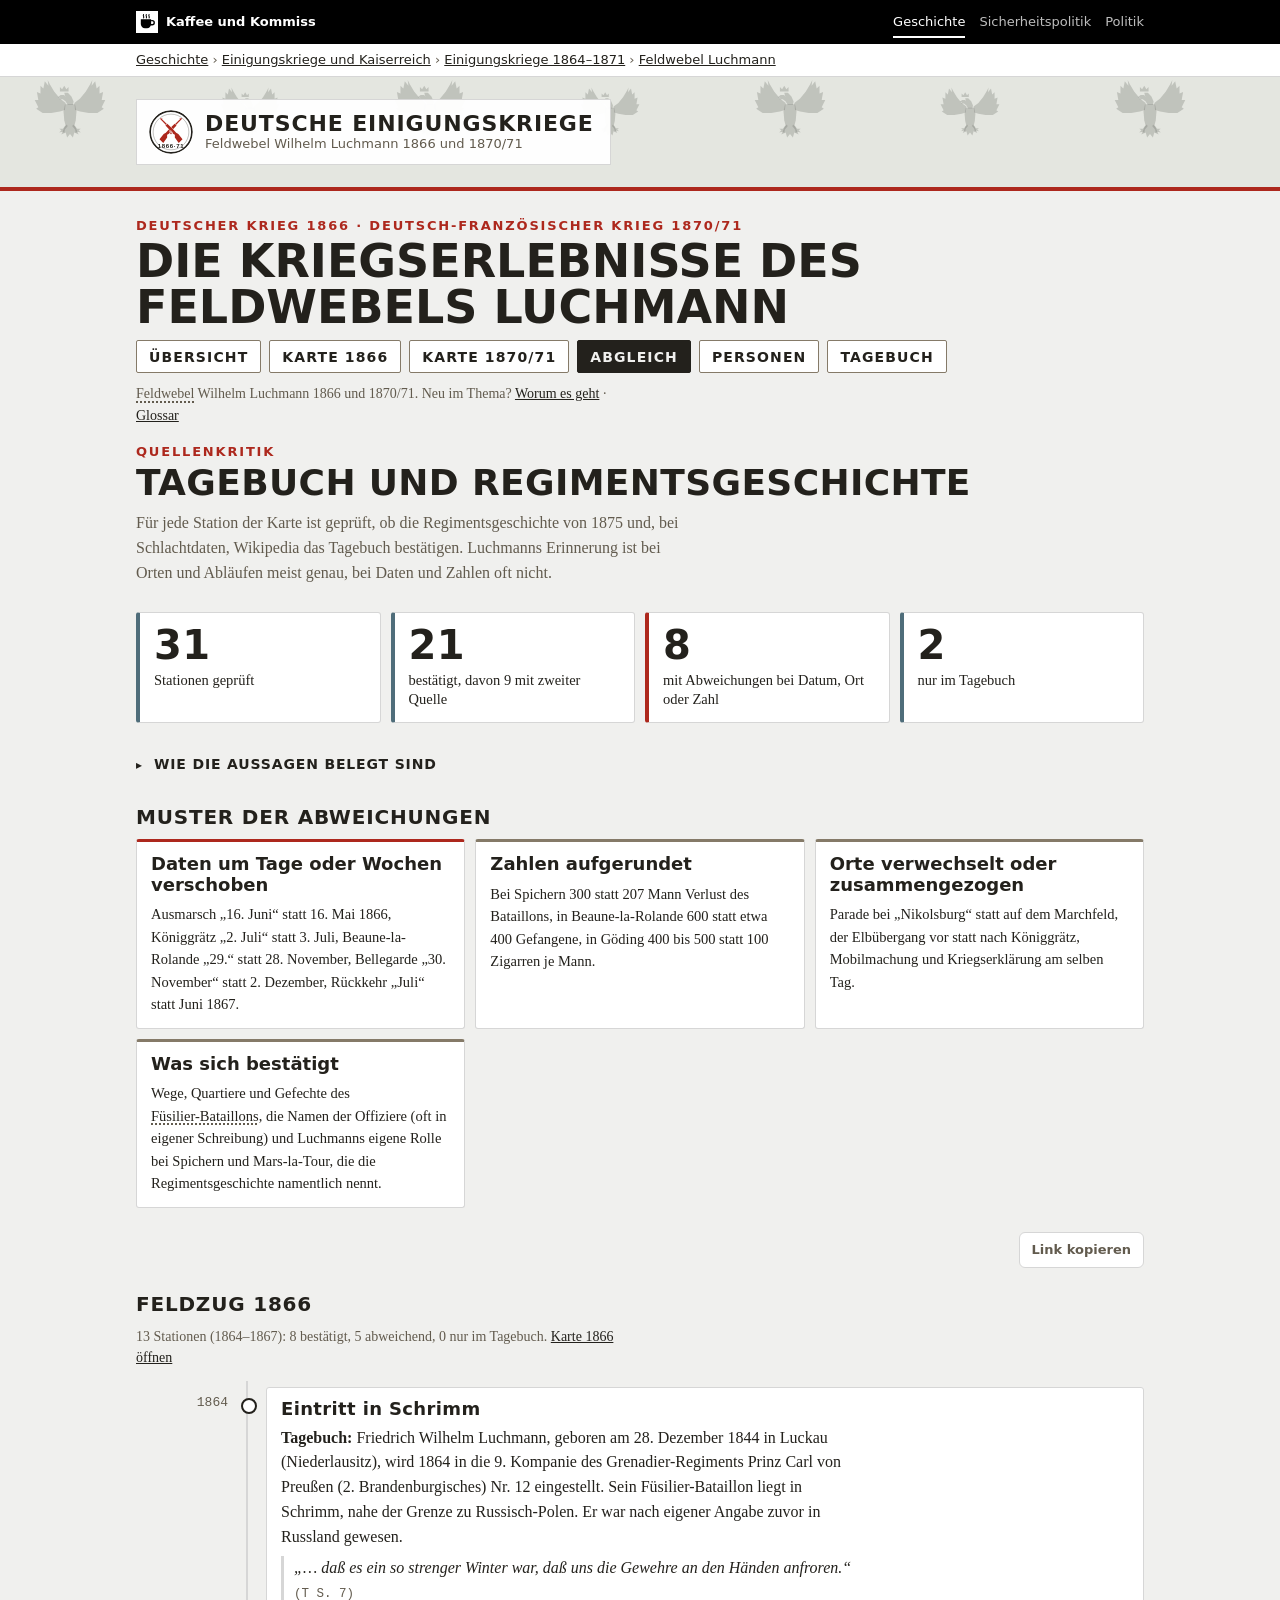
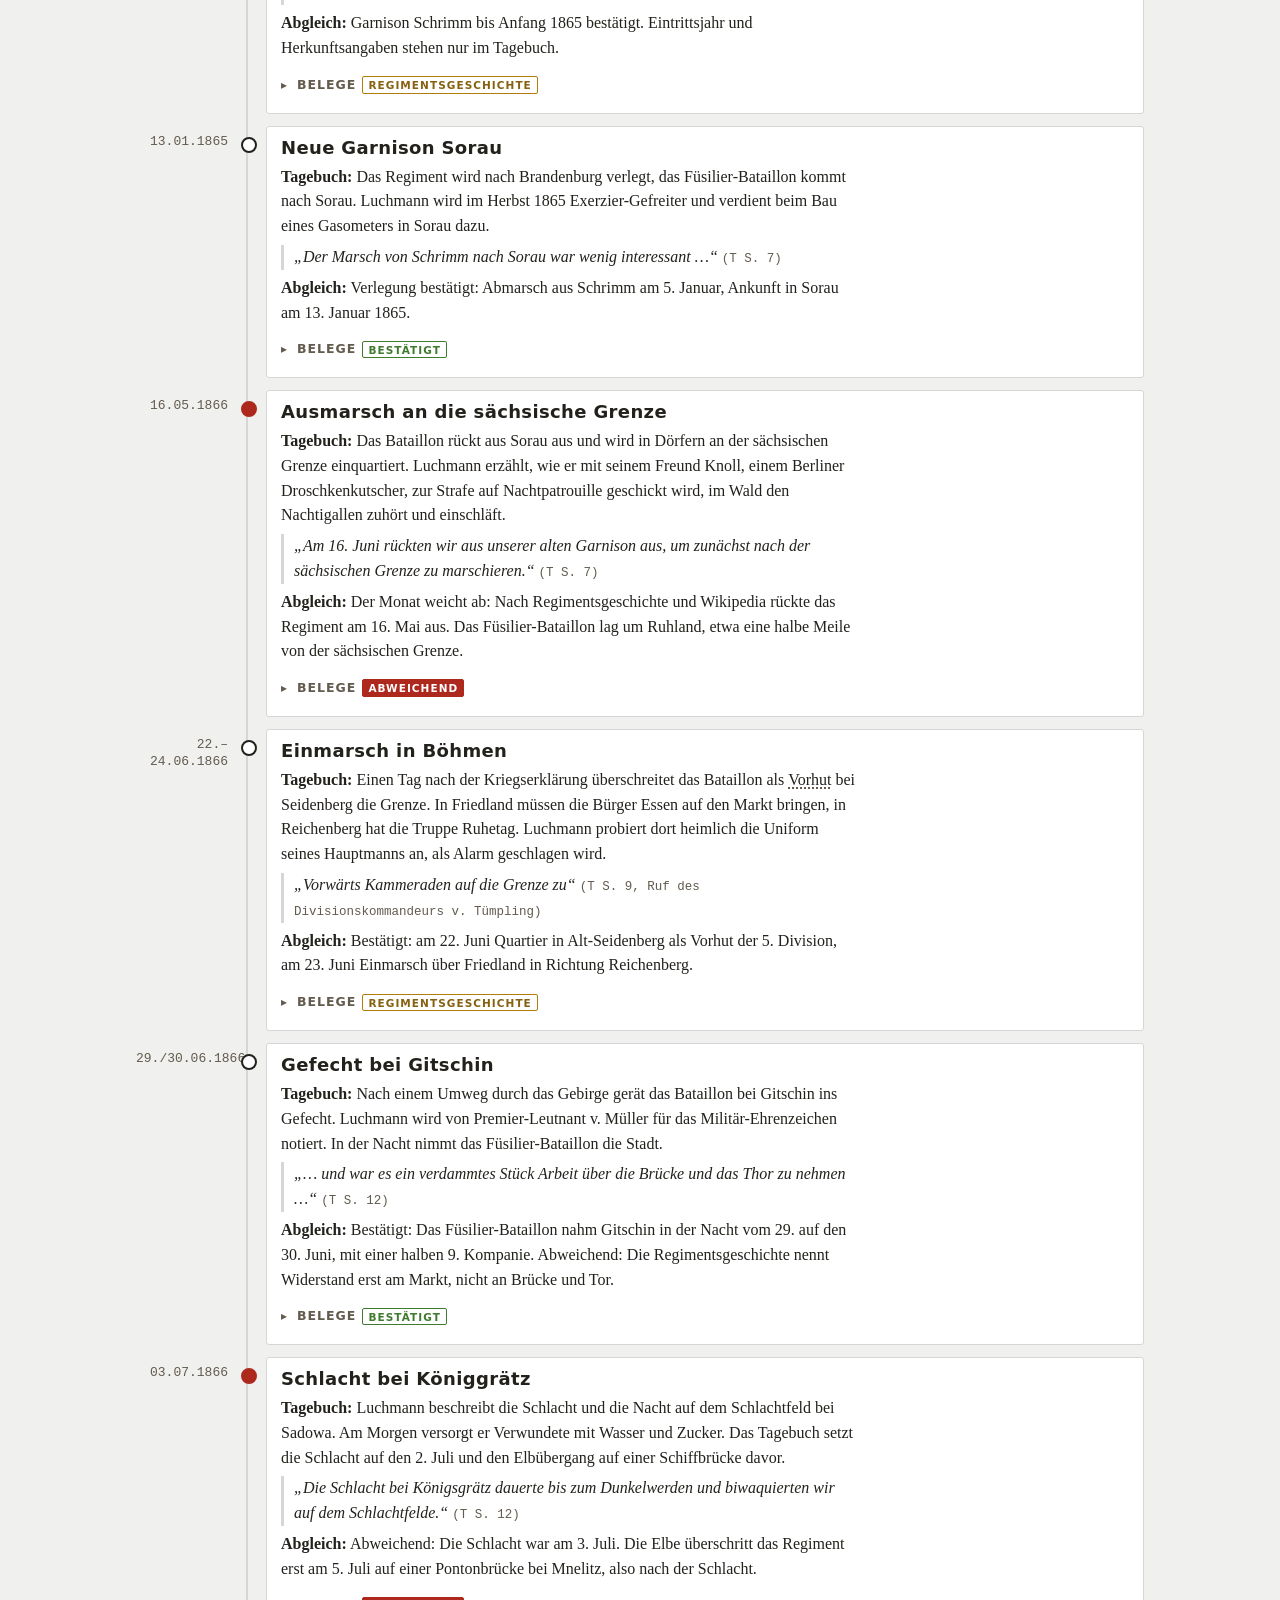
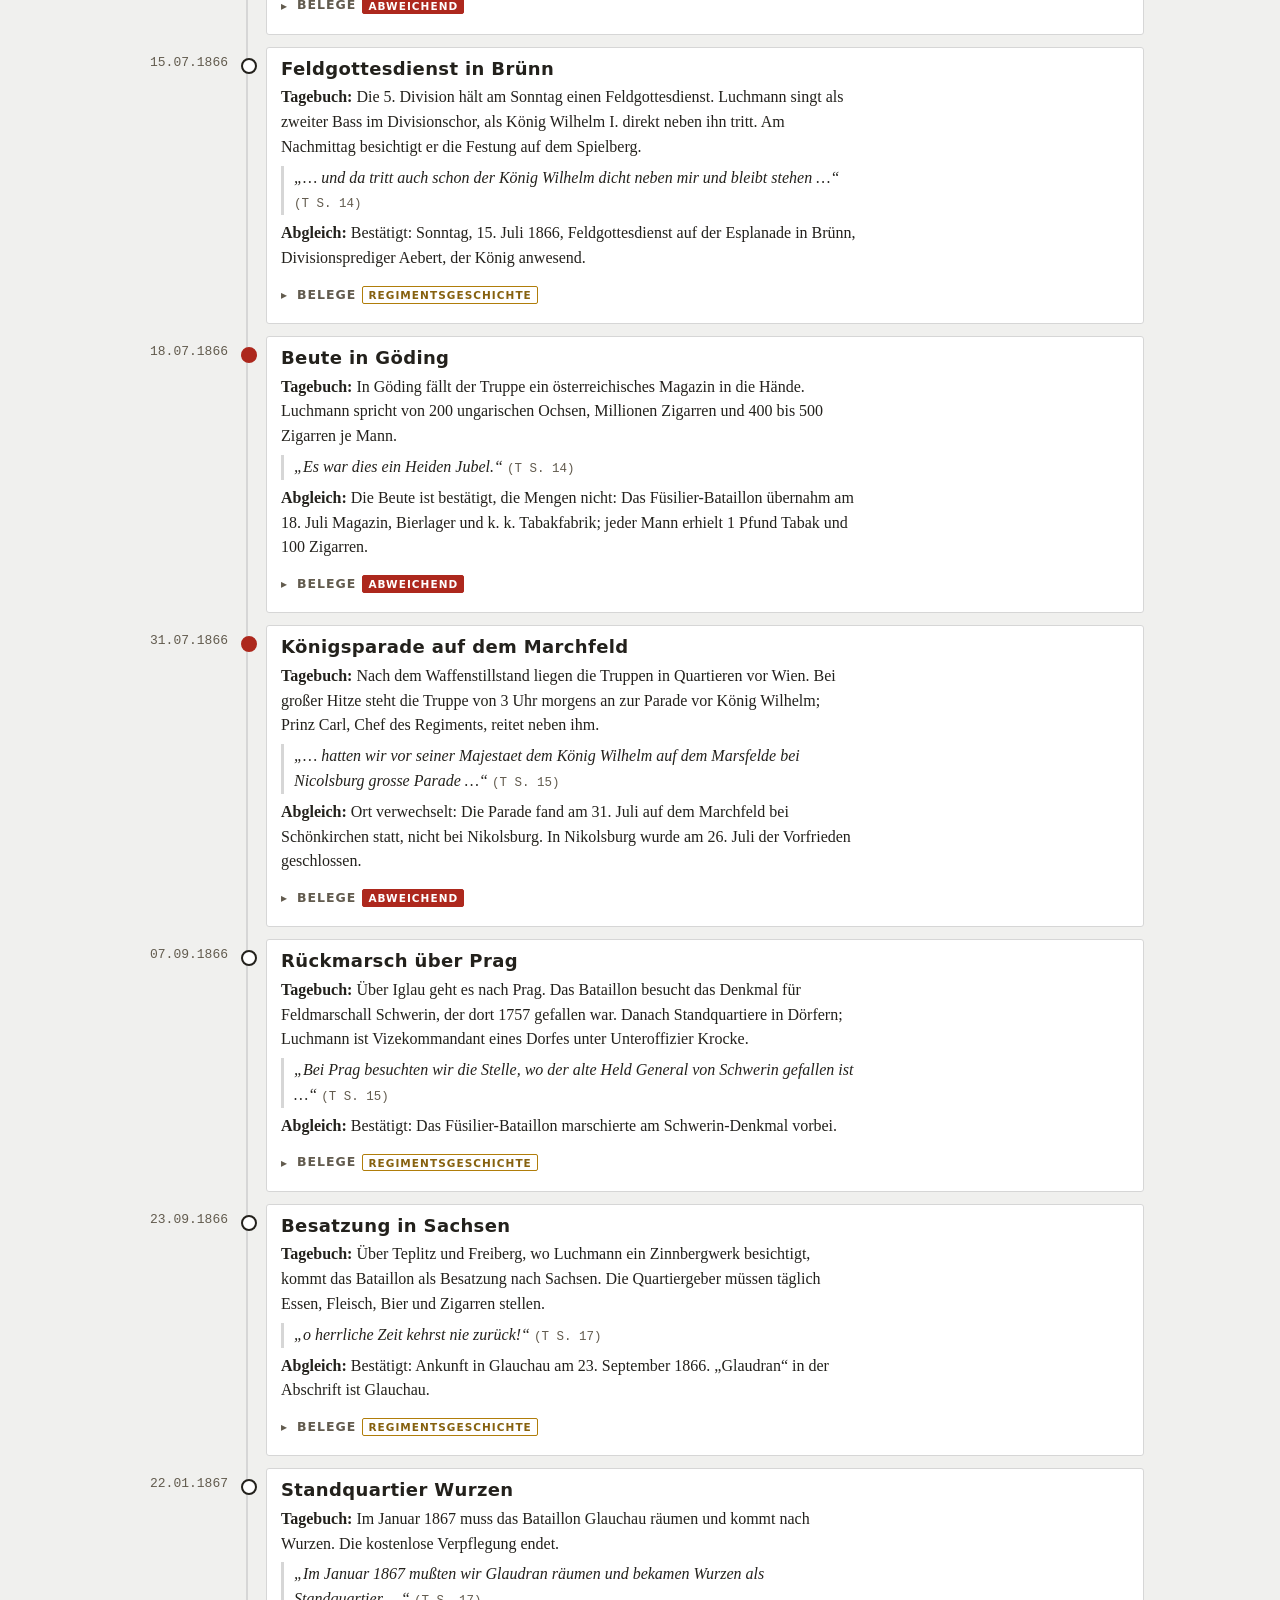
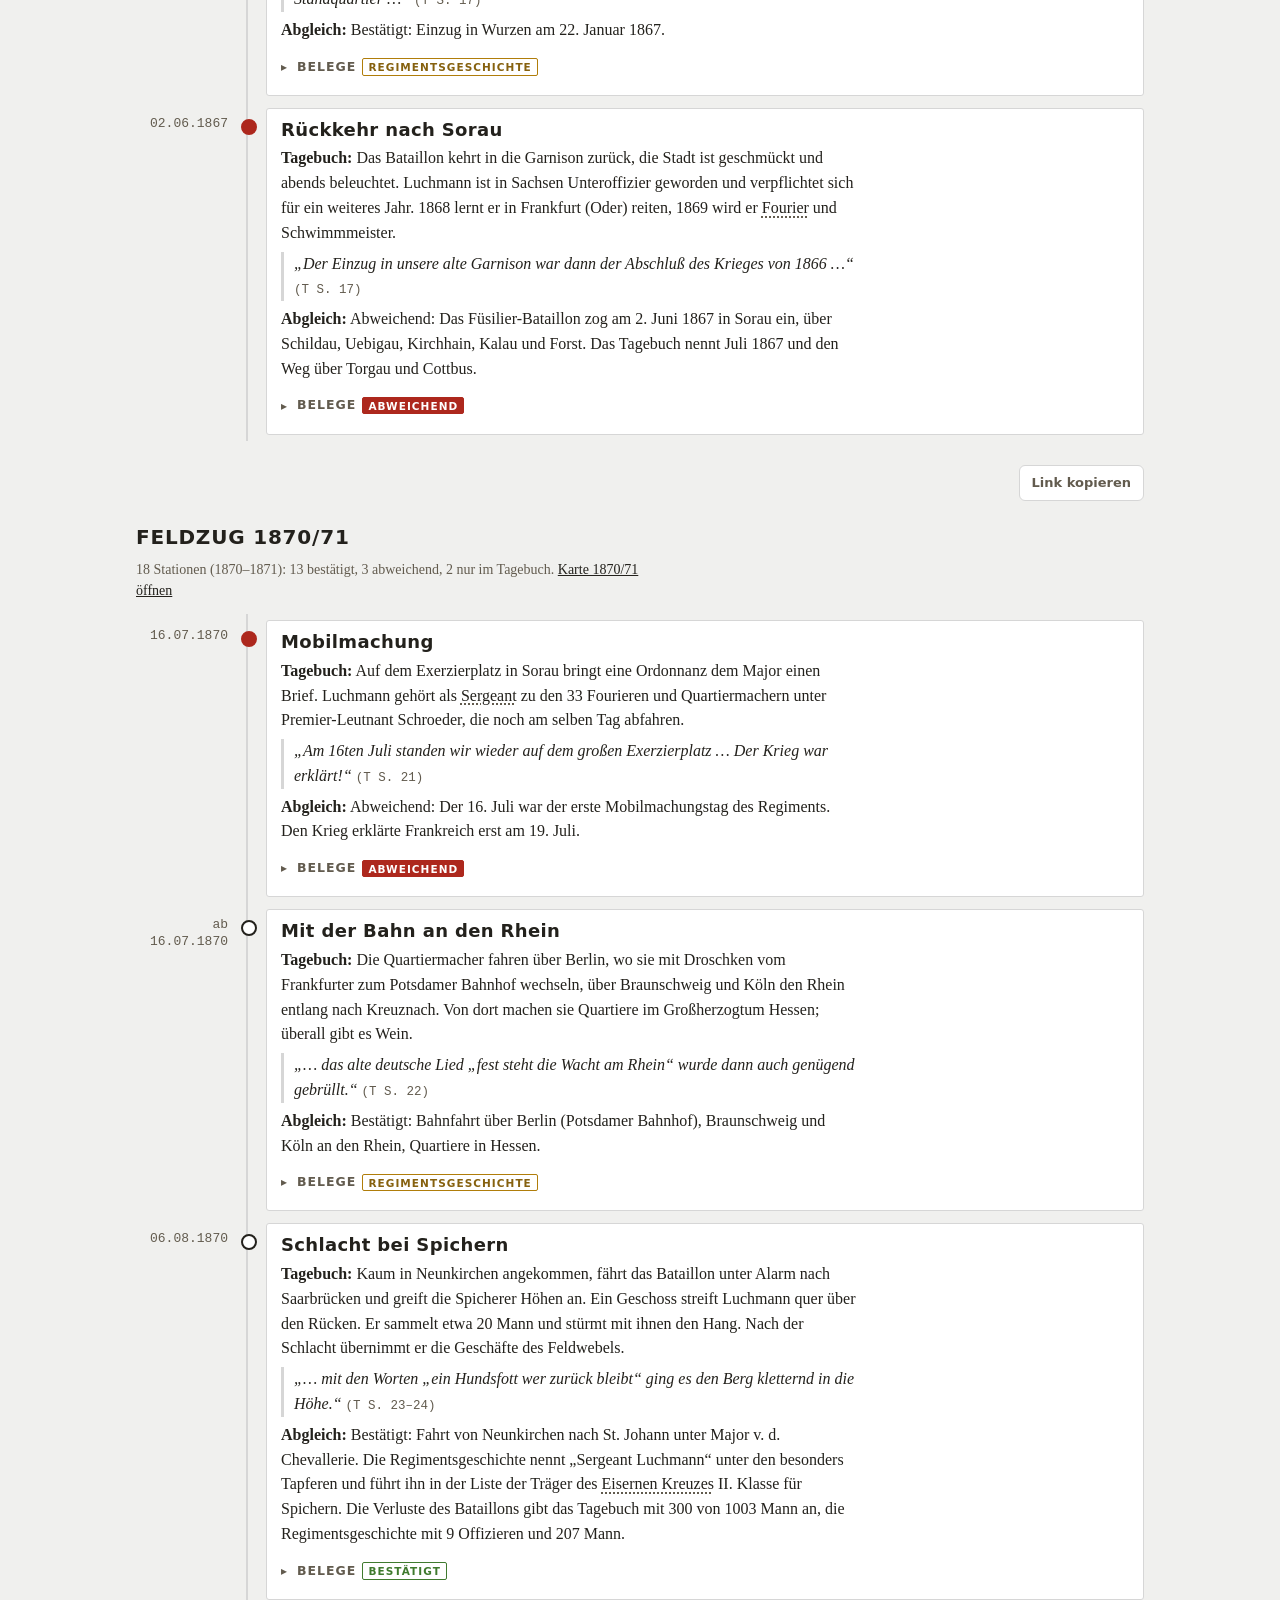
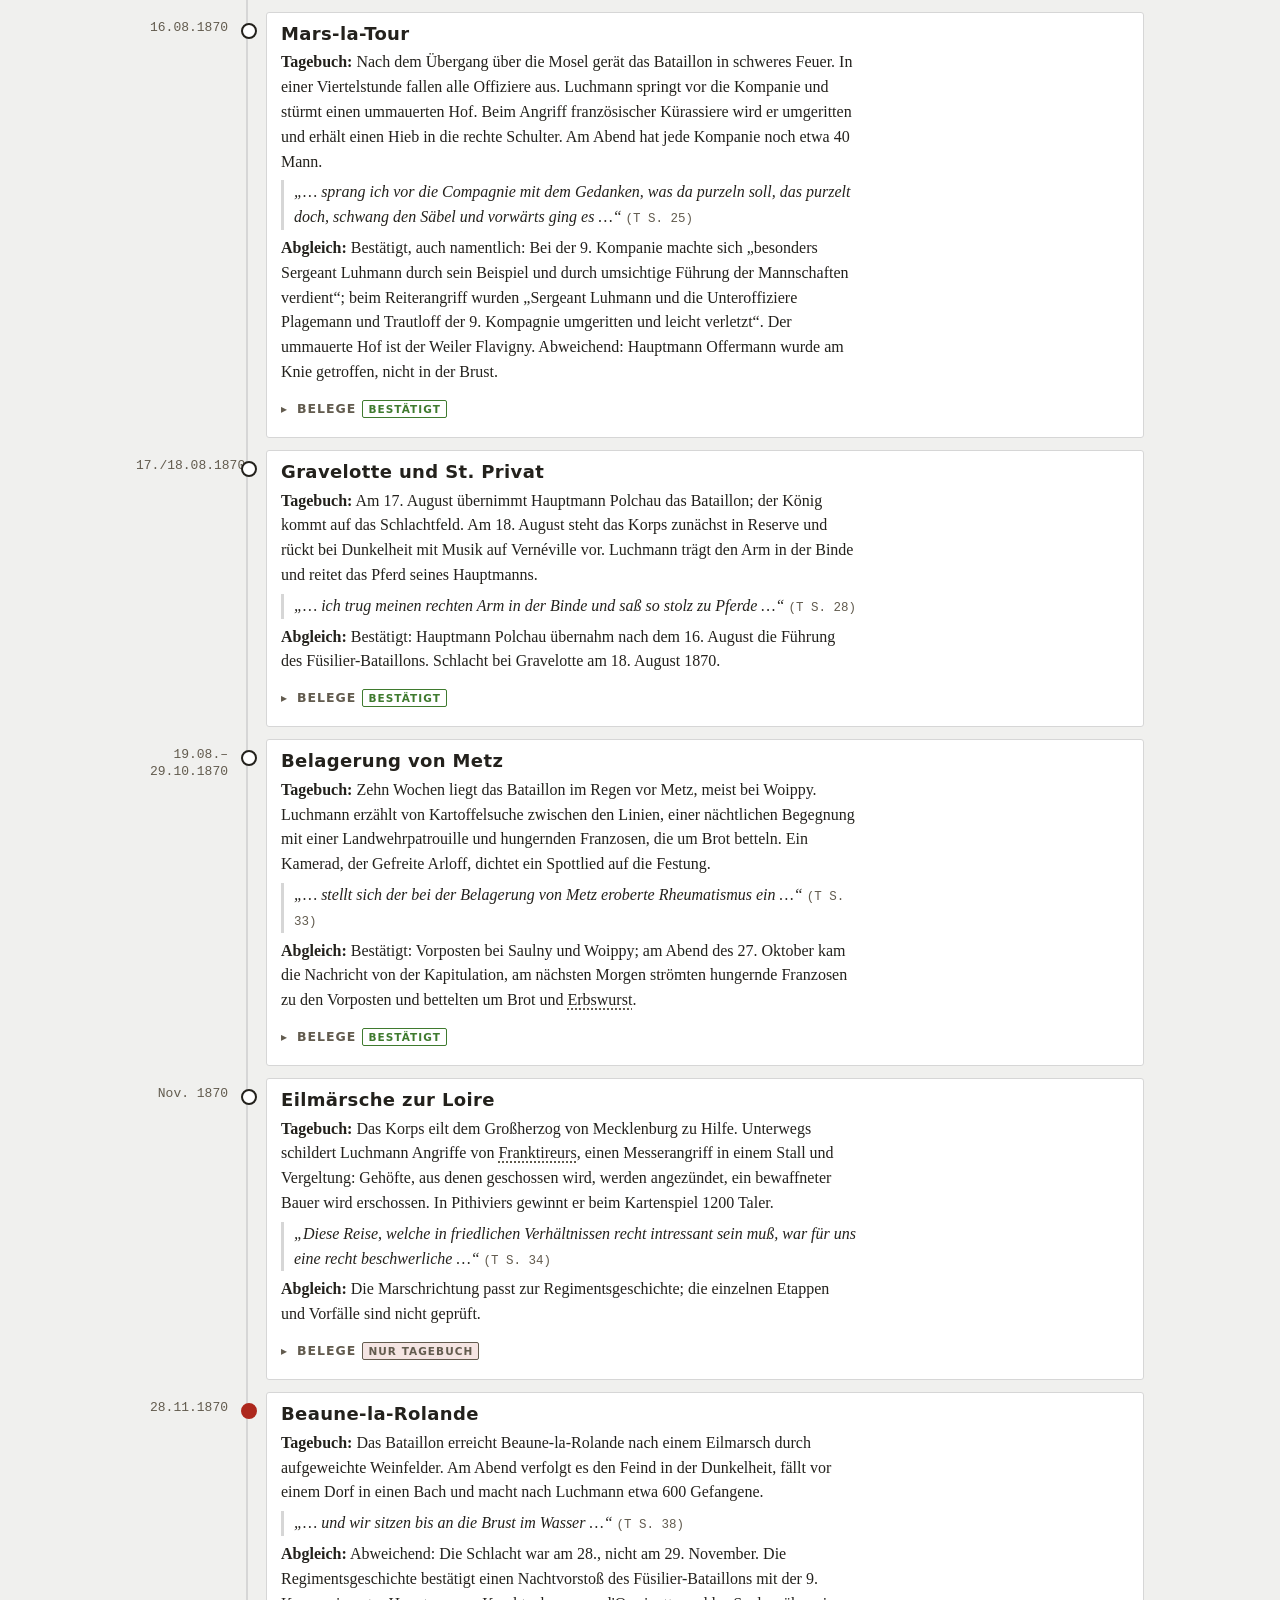
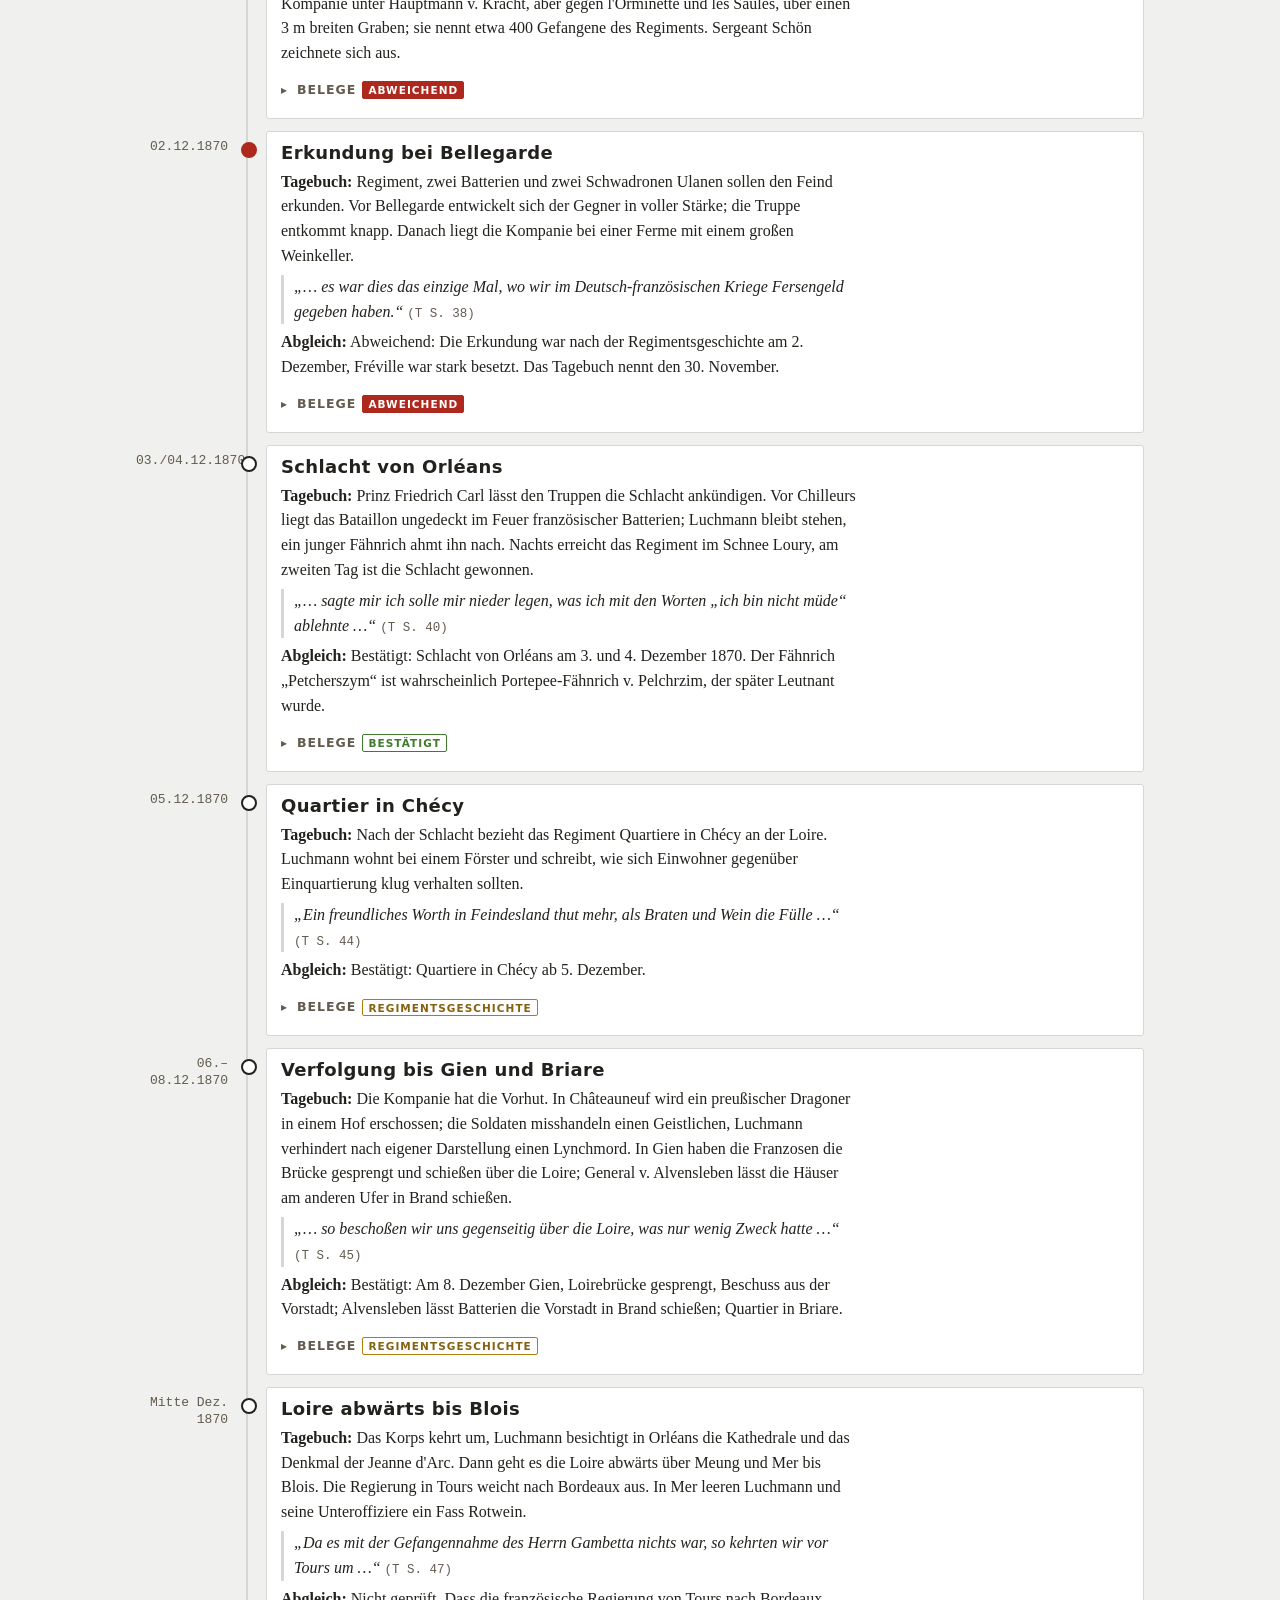
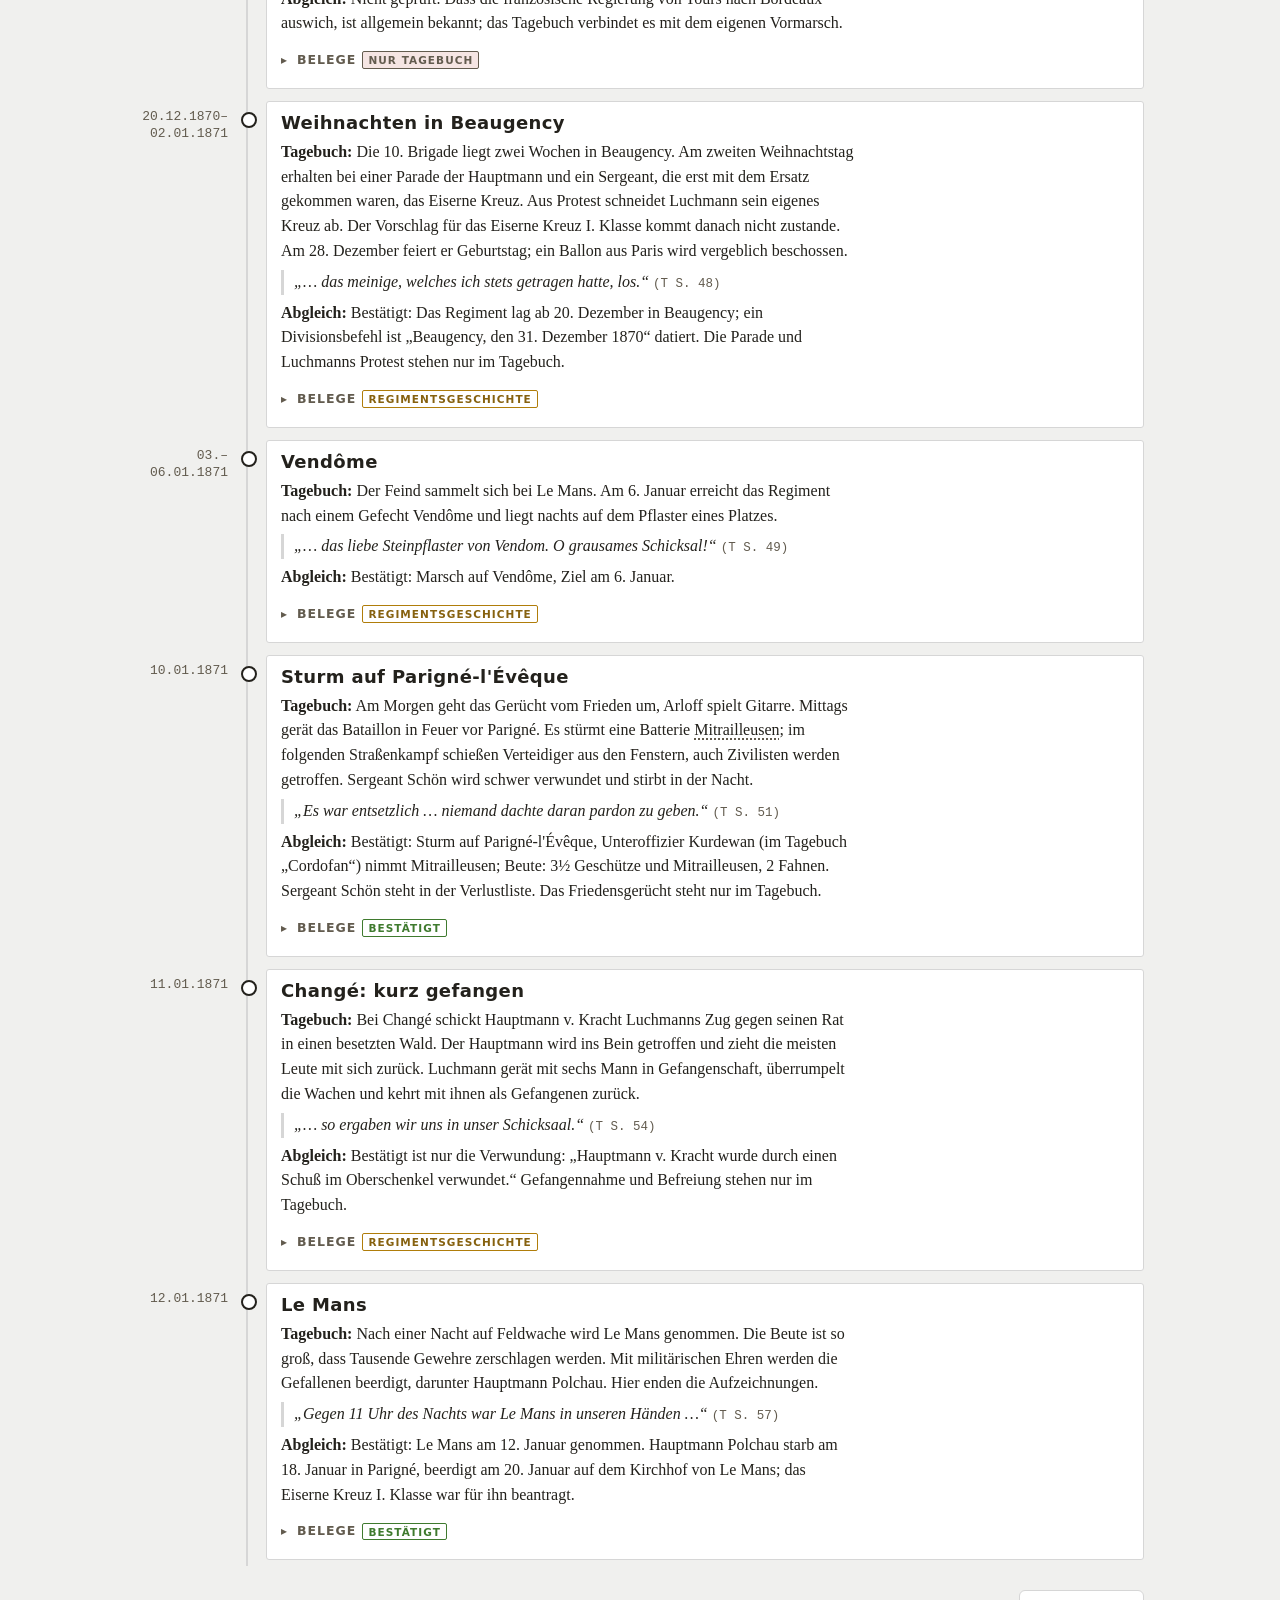
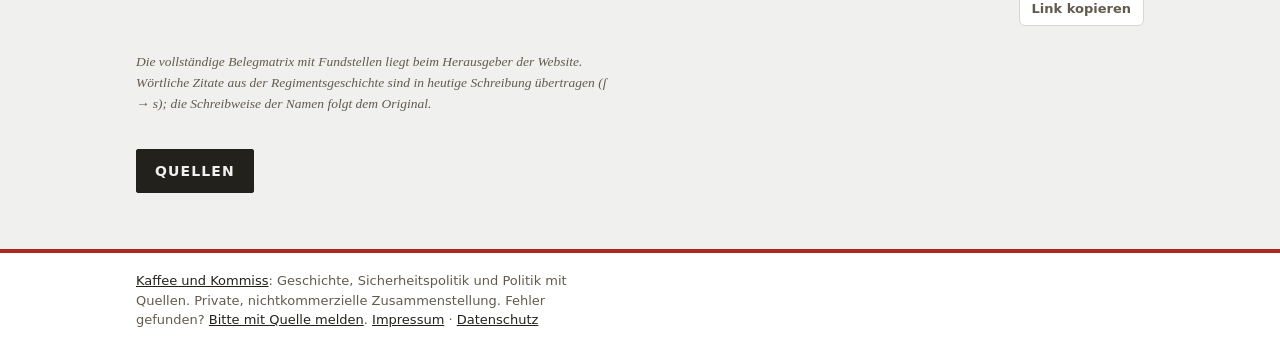
<file: abgleich.html>
<!doctype html>
<html lang="de" class="kk-b-gesch">
<head>
<meta charset="utf-8">
<meta name="viewport" content="width=device-width, initial-scale=1, viewport-fit=cover">
<meta name="description" content="Luchmanns Tagebuch Schritt für Schritt mit der Regimentsgeschichte von 1875 abgeglichen: bestätigte Angaben, Abweichungen bei Daten und Zahlen, Stellen ohne Beleg.">
<link rel="canonical" href="https://kaffeeundkommiss.github.io/luchmann187071/abgleich.html">
<meta property="og:type" content="website">
<meta property="og:locale" content="de_DE">
<meta property="og:site_name" content="Geschichte">
<meta property="og:title" content="Abgleich: Tagebuch und Regimentsgeschichte">
<meta property="og:description" content="Luchmanns Tagebuch Schritt für Schritt mit der Regimentsgeschichte von 1875 abgeglichen: bestätigte Angaben, Abweichungen bei Daten und Zahlen, Stellen ohne Beleg.">
<meta property="og:url" content="https://kaffeeundkommiss.github.io/luchmann187071/abgleich.html">
<!-- Vorschau für Linkvorschauen, erzeugt mit werkzeuge/vorschau.js -->
<meta property="og:image" content="https://kaffeeundkommiss.github.io/luchmann187071/vorschau/abgleich.jpg?v=8c824c51">
<meta property="og:image:width" content="1200">
<meta property="og:image:height" content="630">
<meta property="og:image:alt" content="Tagebuch und Regimentsgeschichte: Feldwebel Luchmann">
<meta name="twitter:card" content="summary_large_image">
<meta name="twitter:image" content="https://kaffeeundkommiss.github.io/luchmann187071/vorschau/abgleich.jpg?v=8c824c51">
<meta name="theme-color" content="#23211C" media="(prefers-color-scheme: light)">
<meta name="theme-color" content="#12110E" media="(prefers-color-scheme: dark)">
<meta name="apple-mobile-web-app-capable" content="yes">
<meta name="mobile-web-app-capable" content="yes">
<meta name="apple-mobile-web-app-title" content="Luchmann 1866–71">
<link rel="icon" href="icons/favicon.svg" type="image/svg+xml">
<link rel="icon" href="icons/favicon-32.png" sizes="32x32" type="image/png">
<link rel="apple-touch-icon" sizes="180x180" href="icons/apple-touch-icon.png">
<link rel="manifest" href="manifest.webmanifest">
<link rel="stylesheet" href="site.css">
<title>Abgleich: Tagebuch und Regimentsgeschichte</title>
<link rel="stylesheet" href="https://kaffeeundkommiss.github.io/schriften/schriften.css">
<link rel="stylesheet" href="basis.css">
<style>
/* Unterseiten (Vorlage: Stahlgewitter-Seiten), Zusätze für Bildergalerie und Zitate am Ende */
:root {
  --paper: #eceee8; --panel: #f6f7f3; --ink: #1d2420; --muted: #5d6861; --rule: #c3c9c1; --border: #6f7a72;
  --j2: #6b6f6c; --j4: #2a5d91; --j6: #3f7a2e; --j10: #b07d0a; --j11: #7a3d8f; --ally: #4f6d7a; --red: #ad281d; --red-soft: rgba(173,40,29,.12);
  --f-display: "Barlow Condensed", "Arial Narrow", system-ui, sans-serif;
  --f-body: "Source Serif 4", Georgia, "Times New Roman", serif;
  --f-mono: "IBM Plex Mono", ui-monospace, Menlo, Consolas, monospace;
  color-scheme: light; padding-top: env(safe-area-inset-top, 0px); padding-bottom: env(safe-area-inset-bottom, 0px);
}
@media (prefers-color-scheme: dark) { :root:not([data-theme="light"]) {
  --paper: #121614; --panel: #181d1a; --ink: #e2e6e1; --muted: #98a39b; --rule: #313a35; --border: #7d8a82;
  --j2: #a4aaa6; --j4: #6fa3e0; --j6: #7dbb5f; --j10: #e0b33c; --j11: #c08ad6; --ally: #8fb3c4; --red: #e4533f; --red-soft: rgba(228,83,63,.16);
  color-scheme: dark } }
:root[data-theme="dark"] {
  --paper: #121614; --panel: #181d1a; --ink: #e2e6e1; --muted: #98a39b; --rule: #313a35; --border: #7d8a82;
  --j2: #a4aaa6; --j4: #6fa3e0; --j6: #7dbb5f; --j10: #e0b33c; --j11: #c08ad6; --ally: #8fb3c4; --red: #e4533f; --red-soft: rgba(228,83,63,.16);
  color-scheme: dark }

* { box-sizing: border-box }
body { margin: 0; background: var(--paper); color: var(--ink); font: 400 16px/1.55 var(--f-body) }
[hidden] { display: none !important }
.wrap { max-width: 1040px; margin: 0 auto; padding-block: 28px 56px;
  padding-left: max(16px, env(safe-area-inset-left, 0px)); padding-right: max(16px, env(safe-area-inset-right, 0px));
  display: grid; grid-template-columns: minmax(0, 1fr); gap: 26px }
.wrap > * { min-width: 0 }
header { display: grid; gap: 10px }
.brand { display: flex; align-items: center; gap: 16px }
.brand-text { display: grid; gap: 6px; min-width: 0 }
.logo { width: 76px; height: 76px; flex: none }
.logo-ring { fill: var(--panel); stroke: var(--ink); stroke-width: 3 }
.logo-inner { fill: none; stroke: var(--ink); stroke-width: 1; opacity: .5 }
.logo-plane { fill: var(--red) }
.logo-text { fill: var(--ink); font: 700 12.5px var(--f-display); letter-spacing: .16em }
.eyebrow { font: 600 13px/1 var(--f-display); letter-spacing: .14em; text-transform: uppercase; color: var(--red) }
h1, .h1 { font: 700 clamp(28px, 5vw, 46px)/1 var(--f-display); margin: 0; text-transform: uppercase; text-wrap: balance }
.lede { margin: 0; max-width: 68ch; color: var(--muted) }
.evhead { display: grid; gap: 6px; margin-top: 8px }
.evhead .evtitle { font: 700 clamp(26px, 4vw, 36px)/1.05 var(--f-display); text-transform: uppercase; letter-spacing: .01em; margin: 0; text-wrap: balance }
nav.pages { display: flex; gap: 8px; flex-wrap: wrap }
nav.pages a { font: 600 14px/1 var(--f-display); letter-spacing: .08em; text-transform: uppercase; color: var(--ink); text-decoration: none;
  border: 1px solid var(--border); border-radius: 2px; padding: 9px 12px 8px; background: var(--panel) }
nav.pages a[aria-current="page"] { background: var(--ink); color: var(--paper); border-color: var(--ink) }
nav.pages a[aria-current="true"] { background: var(--ink); color: var(--paper); border-color: var(--ink) }
nav.sub { display: flex; gap: 20px; border-bottom: 1px solid var(--rule); overflow-x: auto; scrollbar-width: none; margin-top: -2px }
nav.sub::-webkit-scrollbar { display: none }
nav.sub a { font: 600 13px/1 var(--f-display); letter-spacing: .08em; text-transform: uppercase; color: var(--muted); text-decoration: none;
  white-space: nowrap; padding: 8px 0 9px; border-bottom: 3px solid transparent; margin-bottom: -1px }
nav.sub a:hover { color: var(--ink) }
nav.sub a[aria-current="page"] { color: var(--ink); border-bottom-color: var(--red) }
nav.sub a:focus-visible { outline: 2px solid var(--red); outline-offset: 2px }
nav.pages a:focus-visible, button:focus-visible, summary:focus-visible { outline: 2px solid var(--red); outline-offset: 2px }
@media (max-width: 560px) { .logo { width: 56px; height: 56px } .brand { gap: 12px } }

h2 { font: 700 20px/1 var(--f-display); text-transform: uppercase; letter-spacing: .04em; margin: 0 }
.sect { display: grid; gap: 12px }
.hint { font-size: 14px; color: var(--muted); margin: 0 }


/* Zeitleiste */
.status { display: flex; flex-wrap: wrap; gap: 8px 16px; font-size: 14px; color: var(--muted); margin: 0; padding: 0; list-style: none }
.status li { display: inline-flex; align-items: center; gap: 7px }
.b { display: inline-block; font: 600 11.5px/1 var(--f-display); letter-spacing: .1em; text-transform: uppercase; padding: 4px 7px 3px; border-radius: 2px; border: 1px solid; white-space: nowrap }
.b.ok { color: var(--j6); border-color: var(--j6) }
.b.part { color: color-mix(in srgb, var(--j10) 70%, var(--ink)); border-color: var(--j10) }
.b.one { color: var(--muted); border-color: var(--border); border-style: dashed }
.b.wid { color: var(--panel); background: var(--red); border-color: var(--red) }
.day { margin: 6px 0 0; font: 600 14px/1 var(--f-display); letter-spacing: .12em; text-transform: uppercase; color: var(--muted) }
ol.tl { list-style: none; margin: 0; padding: 0; display: grid; gap: 0 }
ol.tl > li { display: grid; grid-template-columns: 92px 14px minmax(0, 1fr); gap: 0 12px }
.t { font: 500 13px/1.3 var(--f-mono); color: var(--muted); padding-top: 14px; text-align: right }
.rail { position: relative }
.rail::before { content: ""; position: absolute; left: 6px; top: 0; bottom: 0; width: 2px; background: var(--rule) }
.rail::after { content: ""; position: absolute; left: 1px; top: 17px; width: 12px; height: 12px; border-radius: 50%; background: var(--panel); border: 2px solid var(--ink) }
ol.tl > li.key .rail::after { background: var(--red); border-color: var(--red) }
.card { background: var(--panel); border: 1px solid var(--rule); border-radius: 3px; padding: 11px 14px 12px; margin: 6px 0; display: grid; gap: 6px }
.card h3 { font: 600 18px/1.15 var(--f-display); margin: 0; letter-spacing: .02em }
.card p { margin: 0 }
.meta { display: flex; flex-wrap: wrap; align-items: center; gap: 6px 10px; font-size: 13.5px; color: var(--muted) }
.meta a, .src a { color: var(--ink); font-family: var(--f-mono); font-size: 12.5px }
.why { font-size: 14px; color: var(--muted); font-style: italic }
@media (max-width: 560px) {
  ol.tl > li { grid-template-columns: 14px minmax(0, 1fr); gap: 0 10px }
  .t { grid-column: 2; text-align: left; padding-top: 10px }
  .rail { grid-row: 1 / span 2; grid-column: 1 }
  .card { grid-column: 2 }
}

/* Thesen */
.theses { display: grid; grid-template-columns: repeat(auto-fill, minmax(260px, 1fr)); gap: 10px }
.th { background: var(--panel); border: 1px solid var(--rule); border-top: 3px solid var(--border); border-radius: 3px; padding: 12px 14px; display: grid; gap: 8px; align-content: start }
.th.lead { border-top-color: var(--red) }
.th h3 { font: 600 18px/1.15 var(--f-display); margin: 0 }
.th .who2 { font-size: 13.5px; color: var(--muted); margin: 0 }
.th dl { margin: 0; display: grid; gap: 6px; font-size: 14.5px }
.th dt { font: 600 12px/1 var(--f-display); letter-spacing: .12em; text-transform: uppercase; color: var(--muted) }
.th dd { margin: 0 }
.th .thtext { margin: 0; font-size: 14.5px }

/* Widersprüche, Quellen */
.tbl { width: 100%; border-collapse: collapse; font-size: 14.5px }
.tbl th, .tbl td { text-align: left; vertical-align: top; padding: 8px 10px; border-bottom: 1px solid var(--rule) }
.tbl th { font: 600 12.5px/1.2 var(--f-display); letter-spacing: .1em; text-transform: uppercase; color: var(--muted) }
.tblwrap { overflow-x: auto; -webkit-overflow-scrolling: touch }
ol.srcs { margin: 0; padding: 0; list-style: none; display: grid; gap: 8px; font-size: 14.5px }
ol.srcs li { display: grid; grid-template-columns: 40px minmax(0, 1fr); gap: 10px }
ol.srcs .id { font: 500 13px/1.5 var(--f-mono); color: var(--red) }
ol.srcs .dep { color: var(--muted); font-size: 13.5px }
ol.srcs a { color: var(--ink); overflow-wrap: anywhere }
ol.srcs li:target { background: var(--red-soft); outline: 6px solid var(--red-soft) }
.note { font-size: 13.5px; color: var(--muted); font-style: italic; margin: 0 }
.hint a, .note a, .why a, .th dd a, .th .thtext a, .meta span a { color: var(--ink) }

/* Zahlen */
.stats { display: grid; grid-template-columns: repeat(auto-fill, minmax(220px, 1fr)); gap: 10px }
.stat { background: var(--panel); border: 1px solid var(--rule); border-left: 4px solid var(--ally); border-radius: 3px; padding: 12px 14px; display: grid; gap: 6px; align-content: start }
.stat.red { border-left-color: var(--red) }
.stat .num { font: 700 40px/1 var(--f-display); letter-spacing: .01em }
.stat .lbl { font-size: 14.5px; line-height: 1.35 }
.stat .why { font-size: 13.5px }
.b.self { color: var(--muted); border-color: var(--muted); background: var(--red-soft) }
.tbl td.d { white-space: nowrap; font-family: var(--f-mono); font-size: 13px }

/* Zusätze Luchmann */
.b.self { color: var(--muted); border-color: var(--muted); background: var(--red-soft) }
.zit { font-style: italic; color: var(--ink) } .zit span { font-style: normal; font: 500 12.5px var(--f-mono); color: var(--muted) }
.card .zit { border-left: 3px solid var(--rule); padding-left: 10px }
.th .zit { font-size: 17px; line-height: 1.45 }
.gal { display: grid; grid-template-columns: repeat(auto-fill, minmax(200px, 1fr)); gap: 14px }
.gal2 { grid-template-columns: minmax(0, 2fr) minmax(0, 3fr) }
@media (max-width: 640px) { .gal2 { grid-template-columns: minmax(0, 1fr) } .gal { grid-template-columns: 1fr 1fr } }
.gal figure { margin: 0; display: grid; gap: 6px; align-content: start }
.gal img { display: block; width: 100%; height: auto; border: 1px solid var(--rule); border-radius: 2px; background: var(--panel) }
.gal figcaption { font-size: 13px; line-height: 1.4; color: var(--muted) } .gal figcaption a { color: var(--ink) }
.th.card { margin: 0 }
.th dd a { color: var(--ink) }
.theses { grid-template-columns: repeat(auto-fill, minmax(min(260px, 100%), 1fr)) } .th, .sect { min-width: 0 }
.meta { min-width: 0 } details.belege > summary { flex-wrap: wrap }
.sect { grid-template-columns: minmax(0, 1fr) }
.theses > .card { grid-column: auto }
</style>
<link rel="stylesheet" href="bereich.css">
</head>
<body>
<div class="kk-leiste"><div class="kk-in">
  <a class="kk-haus" href="https://kaffeeundkommiss.github.io/"><img src="kk-tasse.svg" alt="" width="22" height="22"><span>Kaffee und Kommiss</span></a>
  <nav class="kk-bereiche" aria-label="Bereiche"><a href="https://kaffeeundkommiss.github.io/geschichte/" aria-current="true">Geschichte</a><a href="https://kaffeeundkommiss.github.io/sicherheitspolitik/"><span class="kk-lang">Sicherheitspolitik</span><span class="kk-kurz">Sicherheit</span></a><a href="https://kaffeeundkommiss.github.io/politik/">Politik</a></nav>
</div></div>
<nav class="kk-pfad" aria-label="Pfad"><div class="kk-in"><a href="https://kaffeeundkommiss.github.io/geschichte/">Geschichte</a> › <a href="https://kaffeeundkommiss.github.io/geschichte/einigungskriege-kaiserreich/">Einigungskriege und Kaiserreich</a> › <a href="https://kaffeeundkommiss.github.io/geschichte/einigungskriege/">Einigungskriege 1864–1871</a> › <a href="./">Feldwebel Luchmann</a></div></nav>
<div class="kk-kopf"><div class="kk-in">
  <a class="kk-schild" href="https://kaffeeundkommiss.github.io/geschichte/einigungskriege/"><img src="icons/favicon.svg" alt="" width="44" height="44"><span><span class="kk-name" style="display:block">Deutsche Einigungskriege</span><span class="kk-unter" style="display:block">Feldwebel Wilhelm Luchmann 1866 und 1870/71</span></span></a>
</div></div>
<main class="wrap" id="inhalt">
  <header>
    <div class="brand">
      <div class="brand-text">
        <div class="eyebrow">Deutscher Krieg 1866 · Deutsch-Französischer Krieg 1870/71</div>
        <p class="h1">Die Kriegserlebnisse des Feldwebels Luchmann</p>
      </div>
    </div>
    <nav class="pages" aria-label="Seiten">
      <a href="index.html">Übersicht</a>
      <a href="karte-1866.html">Karte 1866</a>
      <a href="karte-1870.html">Karte 1870/71</a>
      <a href="abgleich.html" aria-current="page">Abgleich</a>
      <a href="personen.html">Personen</a>
      <a href="tagebuch.html">Tagebuch</a>
    </nav>
    <div class="evhead">
      <div class="eyebrow">Quellenkritik</div>
      <h1 class="evtitle">Tagebuch und Regimentsgeschichte</h1>
    </div>
    <p class="lede">Für jede Station der Karte ist geprüft, ob die Regimentsgeschichte von 1875 und, bei Schlachtdaten, Wikipedia das Tagebuch bestätigen. Luchmanns Erinnerung ist bei Orten und Abläufen meist genau, bei Daten und Zahlen oft nicht.</p>
  </header>
  <section class="sect" aria-label="Zahlen">
    <div class="stats">
      <div class="stat"><div class="num">31</div><div class="lbl">Stationen geprüft</div></div>
      <div class="stat"><div class="num">21</div><div class="lbl">bestätigt, davon 9 mit zweiter Quelle</div></div>
      <div class="stat red"><div class="num">8</div><div class="lbl">mit Abweichungen bei Datum, Ort oder Zahl</div></div>
      <div class="stat"><div class="num">2</div><div class="lbl">nur im Tagebuch</div></div>
    </div>
  </section>
  <section class="sect" aria-labelledby="stH">
    <h2 id="stH">Abgleich</h2>
    <ul class="status">
      <li><span class="b ok">bestätigt</span>Regimentsgeschichte und eine zweite Quelle stimmen mit dem Tagebuch überein</li>
      <li><span class="b part">Regimentsgeschichte</span>nur die Regimentsgeschichte von 1875 bestätigt, nicht ausreichend belegt</li>
      <li><span class="b wid">abweichend</span>Datum, Ort oder Zahl weichen ab</li>
      <li><span class="b self">nur Tagebuch</span>nicht geprüft oder in keiner Quelle gefunden</li>
    </ul>
    <p class="note">Das Tagebuch ist ein Selbstzeugnis, Jahre nach den Ereignissen niedergeschrieben. Die Regimentsgeschichte von 1875 ist unabhängig davon entstanden, stützt sich aber auf Meldungen aus dem Regiment, zu denen auch Luchmanns gehört haben können. Schlachtdaten sind zusätzlich mit Wikipedia abgeglichen.</p>
  </section>
  <section class="sect" aria-labelledby="muH">
    <h2 id="muH">Muster der Abweichungen</h2>
    <div class="theses">
      <div class="th lead"><h3>Daten um Tage oder Wochen verschoben</h3><p class="thtext">Ausmarsch „16. Juni“ statt 16. Mai 1866, Königgrätz „2. Juli“ statt 3. Juli, Beaune-la-Rolande „29.“ statt 28. November, Bellegarde „30. November“ statt 2. Dezember, Rückkehr „Juli“ statt Juni 1867.</p></div>
      <div class="th"><h3>Zahlen aufgerundet</h3><p class="thtext">Bei Spichern 300 statt 207 Mann Verlust des Bataillons, in Beaune-la-Rolande 600 statt etwa 400 Gefangene, in Göding 400 bis 500 statt 100 Zigarren je Mann.</p></div>
      <div class="th"><h3>Orte verwechselt oder zusammengezogen</h3><p class="thtext">Parade bei „Nikolsburg“ statt auf dem Marchfeld, der Elbübergang vor statt nach Königgrätz, Mobilmachung und Kriegserklärung am selben Tag.</p></div>
      <div class="th"><h3>Was sich bestätigt</h3><p class="thtext">Wege, Quartiere und Gefechte des Füsilier-Bataillons, die Namen der Offiziere (oft in eigener Schreibung) und Luchmanns eigene Rolle bei Spichern und Mars-la-Tour, die die Regimentsgeschichte namentlich nennt.</p></div>
    </div>
  </section>
  <section class="sect" aria-labelledby="f1866">
    <h2 id="f1866">Feldzug 1866</h2>
    <p class="hint">13 Stationen (1864–1867): 8 bestätigt, 5 abweichend, 0 nur im Tagebuch. <a href="karte-1866.html">Karte 1866 öffnen</a></p>
    <ol class="tl">
      <li>
        <div class="t">1864</div><div class="rail"></div>
        <div class="card" id="s1">
          <h3>Eintritt in Schrimm</h3>
          <p><b>Tagebuch:</b> Friedrich Wilhelm Luchmann, geboren am 28. Dezember 1844 in Luckau (Niederlausitz), wird 1864 in die 9. Kompanie des Grenadier-Regiments Prinz Carl von Preußen (2. Brandenburgisches) Nr. 12 eingestellt. Sein Füsilier-Bataillon liegt in Schrimm, nahe der Grenze zu Russisch-Polen. Er war nach eigener Angabe zuvor in Russland gewesen.</p>
          <p class="zit">„… daß es ein so strenger Winter war, daß uns die Gewehre an den Händen anfroren.“ <span>(T S. 7)</span></p>
          <p><b>Abgleich:</b> Garnison Schrimm bis Anfang 1865 bestätigt. Eintrittsjahr und Herkunftsangaben stehen nur im Tagebuch.</p>
          <div class="meta"><span class="b part">Regimentsgeschichte</span><a href="quellen-abgleich.html#q-tb">Q1</a><a href="quellen-abgleich.html#q-rg">Q2</a><a href="quellen-abgleich.html#q-gw">Q3</a><a href="karte-1866.html#s1">Karte</a></div>
          <p class="why">RG S. 294 (Abmarsch aus Schrimm am 5.1.1865); GenWiki, Standorte des Regiments.</p>
        </div>
      </li>
      <li>
        <div class="t">13.01.1865</div><div class="rail"></div>
        <div class="card" id="s2">
          <h3>Neue Garnison Sorau</h3>
          <p><b>Tagebuch:</b> Das Regiment wird nach Brandenburg verlegt, das Füsilier-Bataillon kommt nach Sorau. Luchmann wird im Herbst 1865 Exerzier-Gefreiter und verdient beim Bau eines Gasometers in Sorau dazu.</p>
          <p class="zit">„Der Marsch von Schrimm nach Sorau war wenig interessant …“ <span>(T S. 7)</span></p>
          <p><b>Abgleich:</b> Verlegung bestätigt: Abmarsch aus Schrimm am 5. Januar, Ankunft in Sorau am 13. Januar 1865.</p>
          <div class="meta"><span class="b ok">bestätigt</span><a href="quellen-abgleich.html#q-tb">Q1</a><a href="quellen-abgleich.html#q-rg">Q2</a><a href="quellen-abgleich.html#q-gw">Q3</a><a href="karte-1866.html#s2">Karte</a></div>
          <p class="why">RG S. 294; GenWiki, Standorte (Füsilier-Bataillon ab 1865 in Sorau).</p>
        </div>
      </li>
      <li class="key">
        <div class="t">16.05.1866</div><div class="rail"></div>
        <div class="card" id="s3">
          <h3>Ausmarsch an die sächsische Grenze</h3>
          <p><b>Tagebuch:</b> Das Bataillon rückt aus Sorau aus und wird in Dörfern an der sächsischen Grenze einquartiert. Luchmann erzählt, wie er mit seinem Freund Knoll, einem Berliner Droschkenkutscher, zur Strafe auf Nachtpatrouille geschickt wird, im Wald den Nachtigallen zuhört und einschläft.</p>
          <p class="zit">„Am 16. Juni rückten wir aus unserer alten Garnison aus, um zunächst nach der sächsischen Grenze zu marschieren.“ <span>(T S. 7)</span></p>
          <p><b>Abgleich:</b> Der Monat weicht ab: Nach Regimentsgeschichte und Wikipedia rückte das Regiment am 16. Mai aus. Das Füsilier-Bataillon lag um Ruhland, etwa eine halbe Meile von der sächsischen Grenze.</p>
          <div class="meta"><span class="b wid">abweichend</span><a href="quellen-abgleich.html#q-tb">Q1</a><a href="quellen-abgleich.html#q-rg">Q2</a><a href="quellen-abgleich.html#q-wp-reg">Q4</a><a href="karte-1866.html#s3">Karte</a></div>
          <p class="why">RG S. 297–298. Die Patrouillen-Geschichte steht nur im Tagebuch. Ort des Quartiers im Tagebuch nicht genannt; Ruhland nach RG.</p>
        </div>
      </li>
      <li>
        <div class="t">22.–24.06.1866</div><div class="rail"></div>
        <div class="card" id="s4">
          <h3>Einmarsch in Böhmen</h3>
          <p><b>Tagebuch:</b> Einen Tag nach der Kriegserklärung überschreitet das Bataillon als Vorhut bei Seidenberg die Grenze. In Friedland müssen die Bürger Essen auf den Markt bringen, in Reichenberg hat die Truppe Ruhetag. Luchmann probiert dort heimlich die Uniform seines Hauptmanns an, als Alarm geschlagen wird.</p>
          <p class="zit">„Vorwärts Kammeraden auf die Grenze zu“ <span>(T S. 9, Ruf des Divisionskommandeurs v. Tümpling)</span></p>
          <p><b>Abgleich:</b> Bestätigt: am 22. Juni Quartier in Alt-Seidenberg als Vorhut der 5. Division, am 23. Juni Einmarsch über Friedland in Richtung Reichenberg.</p>
          <div class="meta"><span class="b part">Regimentsgeschichte</span><a href="quellen-abgleich.html#q-tb">Q1</a><a href="quellen-abgleich.html#q-rg">Q2</a><a href="karte-1866.html#s4">Karte</a></div>
          <p class="why">RG S. 305–307. Die Uniform-Anekdote steht nur im Tagebuch.</p>
        </div>
      </li>
      <li>
        <div class="t">29./30.06.1866</div><div class="rail"></div>
        <div class="card" id="s5">
          <h3>Gefecht bei Gitschin</h3>
          <p><b>Tagebuch:</b> Nach einem Umweg durch das Gebirge gerät das Bataillon bei Gitschin ins Gefecht. Luchmann wird von Premier-Leutnant v. Müller für das Militär-Ehrenzeichen notiert. In der Nacht nimmt das Füsilier-Bataillon die Stadt.</p>
          <p class="zit">„… und war es ein verdammtes Stück Arbeit über die Brücke und das Thor zu nehmen …“ <span>(T S. 12)</span></p>
          <p><b>Abgleich:</b> Bestätigt: Das Füsilier-Bataillon nahm Gitschin in der Nacht vom 29. auf den 30. Juni, mit einer halben 9. Kompanie. Abweichend: Die Regimentsgeschichte nennt Widerstand erst am Markt, nicht an Brücke und Tor.</p>
          <div class="meta"><span class="b ok">bestätigt</span><a href="quellen-abgleich.html#q-tb">Q1</a><a href="quellen-abgleich.html#q-rg">Q2</a><a href="quellen-abgleich.html#q-wp-gitschin">Q5</a><a href="karte-1866.html#s5">Karte</a></div>
          <p class="why">RG S. 344–348; Wikipedia: Gefecht am 29.06.1866. Die Notierung für das Ehrenzeichen ist nur im Tagebuch belegt.</p>
        </div>
      </li>
      <li class="key">
        <div class="t">03.07.1866</div><div class="rail"></div>
        <div class="card" id="s6">
          <h3>Schlacht bei Königgrätz</h3>
          <p><b>Tagebuch:</b> Luchmann beschreibt die Schlacht und die Nacht auf dem Schlachtfeld bei Sadowa. Am Morgen versorgt er Verwundete mit Wasser und Zucker. Das Tagebuch setzt die Schlacht auf den 2. Juli und den Elbübergang auf einer Schiffbrücke davor.</p>
          <p class="zit">„Die Schlacht bei Königsgrätz dauerte bis zum Dunkelwerden und biwaquierten wir auf dem Schlachtfelde.“ <span>(T S. 12)</span></p>
          <p><b>Abgleich:</b> Abweichend: Die Schlacht war am 3. Juli. Die Elbe überschritt das Regiment erst am 5. Juli auf einer Pontonbrücke bei Mnelitz, also nach der Schlacht.</p>
          <div class="meta"><span class="b wid">abweichend</span><a href="quellen-abgleich.html#q-tb">Q1</a><a href="quellen-abgleich.html#q-rg">Q2</a><a href="quellen-abgleich.html#q-wp-kg">Q6</a><a href="karte-1866.html#s6">Karte</a></div>
          <p class="why">RG S. 353–366; Wikipedia: Schlacht am 03.07.1866. Die Reihenfolge im Tagebuch ist vertauscht.</p>
        </div>
      </li>
      <li>
        <div class="t">15.07.1866</div><div class="rail"></div>
        <div class="card" id="s7">
          <h3>Feldgottesdienst in Brünn</h3>
          <p><b>Tagebuch:</b> Die 5. Division hält am Sonntag einen Feldgottesdienst. Luchmann singt als zweiter Bass im Divisionschor, als König Wilhelm I. direkt neben ihn tritt. Am Nachmittag besichtigt er die Festung auf dem Spielberg.</p>
          <p class="zit">„… und da tritt auch schon der König Wilhelm dicht neben mir und bleibt stehen …“ <span>(T S. 14)</span></p>
          <p><b>Abgleich:</b> Bestätigt: Sonntag, 15. Juli 1866, Feldgottesdienst auf der Esplanade in Brünn, Divisionsprediger Aebert, der König anwesend.</p>
          <div class="meta"><span class="b part">Regimentsgeschichte</span><a href="quellen-abgleich.html#q-tb">Q1</a><a href="quellen-abgleich.html#q-rg">Q2</a><a href="karte-1866.html#s7">Karte</a></div>
          <p class="why">RG S. 369–370. Dass der König neben Luchmann stand, steht nur im Tagebuch.</p>
        </div>
      </li>
      <li class="key">
        <div class="t">18.07.1866</div><div class="rail"></div>
        <div class="card" id="s8">
          <h3>Beute in Göding</h3>
          <p><b>Tagebuch:</b> In Göding fällt der Truppe ein österreichisches Magazin in die Hände. Luchmann spricht von 200 ungarischen Ochsen, Millionen Zigarren und 400 bis 500 Zigarren je Mann.</p>
          <p class="zit">„Es war dies ein Heiden Jubel.“ <span>(T S. 14)</span></p>
          <p><b>Abgleich:</b> Die Beute ist bestätigt, die Mengen nicht: Das Füsilier-Bataillon übernahm am 18. Juli Magazin, Bierlager und k. k. Tabakfabrik; jeder Mann erhielt 1 Pfund Tabak und 100 Zigarren.</p>
          <div class="meta"><span class="b wid">abweichend</span><a href="quellen-abgleich.html#q-tb">Q1</a><a href="quellen-abgleich.html#q-rg">Q2</a><a href="karte-1866.html#s8">Karte</a></div>
          <p class="why">RG S. 370–371. Göding liegt in Mähren an der Grenze zu Ungarn; das Tagebuch verlegt es nach Ungarn.</p>
        </div>
      </li>
      <li class="key">
        <div class="t">31.07.1866</div><div class="rail"></div>
        <div class="card" id="s9">
          <h3>Königsparade auf dem Marchfeld</h3>
          <p><b>Tagebuch:</b> Nach dem Waffenstillstand liegen die Truppen in Quartieren vor Wien. Bei großer Hitze steht die Truppe von 3 Uhr morgens an zur Parade vor König Wilhelm; Prinz Carl, Chef des Regiments, reitet neben ihm.</p>
          <p class="zit">„… hatten wir vor seiner Majestaet dem König Wilhelm auf dem Marsfelde bei Nicolsburg grosse Parade …“ <span>(T S. 15)</span></p>
          <p><b>Abgleich:</b> Ort verwechselt: Die Parade fand am 31. Juli auf dem Marchfeld bei Schönkirchen statt, nicht bei Nikolsburg. In Nikolsburg wurde am 26. Juli der Vorfrieden geschlossen.</p>
          <div class="meta"><span class="b wid">abweichend</span><a href="quellen-abgleich.html#q-tb">Q1</a><a href="quellen-abgleich.html#q-rg">Q2</a><a href="quellen-abgleich.html#q-wp-dk">Q7</a><a href="karte-1866.html#s9">Karte</a></div>
          <p class="why">RG S. 355 (im Scan doppelt gezählte Seite); Wikipedia: Vorfrieden von Nikolsburg 26.07.1866, Prager Frieden 23.08.1866.</p>
        </div>
      </li>
      <li>
        <div class="t">07.09.1866</div><div class="rail"></div>
        <div class="card" id="s10">
          <h3>Rückmarsch über Prag</h3>
          <p><b>Tagebuch:</b> Über Iglau geht es nach Prag. Das Bataillon besucht das Denkmal für Feldmarschall Schwerin, der dort 1757 gefallen war. Danach Standquartiere in Dörfern; Luchmann ist Vizekommandant eines Dorfes unter Unteroffizier Krocke.</p>
          <p class="zit">„Bei Prag besuchten wir die Stelle, wo der alte Held General von Schwerin gefallen ist …“ <span>(T S. 15)</span></p>
          <p><b>Abgleich:</b> Bestätigt: Das Füsilier-Bataillon marschierte am Schwerin-Denkmal vorbei.</p>
          <div class="meta"><span class="b part">Regimentsgeschichte</span><a href="quellen-abgleich.html#q-tb">Q1</a><a href="quellen-abgleich.html#q-rg">Q2</a><a href="karte-1866.html#s10">Karte</a></div>
          <p class="why">RG S. 379. Die Dorfgeschichten (Geburtstagsständchen, Streit mit einem Bauern) stehen nur im Tagebuch.</p>
        </div>
      </li>
      <li>
        <div class="t">23.09.1866</div><div class="rail"></div>
        <div class="card" id="s11">
          <h3>Besatzung in Sachsen</h3>
          <p><b>Tagebuch:</b> Über Teplitz und Freiberg, wo Luchmann ein Zinnbergwerk besichtigt, kommt das Bataillon als Besatzung nach Sachsen. Die Quartiergeber müssen täglich Essen, Fleisch, Bier und Zigarren stellen.</p>
          <p class="zit">„o herrliche Zeit kehrst nie zurück!“ <span>(T S. 17)</span></p>
          <p><b>Abgleich:</b> Bestätigt: Ankunft in Glauchau am 23. September 1866. „Glaudran“ in der Abschrift ist Glauchau.</p>
          <div class="meta"><span class="b part">Regimentsgeschichte</span><a href="quellen-abgleich.html#q-tb">Q1</a><a href="quellen-abgleich.html#q-rg">Q2</a><a href="karte-1866.html#s11">Karte</a></div>
          <p class="why">RG S. 380–382.</p>
        </div>
      </li>
      <li>
        <div class="t">22.01.1867</div><div class="rail"></div>
        <div class="card" id="s12">
          <h3>Standquartier Wurzen</h3>
          <p><b>Tagebuch:</b> Im Januar 1867 muss das Bataillon Glauchau räumen und kommt nach Wurzen. Die kostenlose Verpflegung endet.</p>
          <p class="zit">„Im Januar 1867 mußten wir Glaudran räumen und bekamen Wurzen als Standquartier …“ <span>(T S. 17)</span></p>
          <p><b>Abgleich:</b> Bestätigt: Einzug in Wurzen am 22. Januar 1867.</p>
          <div class="meta"><span class="b part">Regimentsgeschichte</span><a href="quellen-abgleich.html#q-tb">Q1</a><a href="quellen-abgleich.html#q-rg">Q2</a><a href="karte-1866.html#s12">Karte</a></div>
          <p class="why">RG S. 385.</p>
        </div>
      </li>
      <li class="key">
        <div class="t">02.06.1867</div><div class="rail"></div>
        <div class="card" id="s13">
          <h3>Rückkehr nach Sorau</h3>
          <p><b>Tagebuch:</b> Das Bataillon kehrt in die Garnison zurück, die Stadt ist geschmückt und abends beleuchtet. Luchmann ist in Sachsen Unteroffizier geworden und verpflichtet sich für ein weiteres Jahr. 1868 lernt er in Frankfurt (Oder) reiten, 1869 wird er Fourier und Schwimmmeister.</p>
          <p class="zit">„Der Einzug in unsere alte Garnison war dann der Abschluß des Krieges von 1866 …“ <span>(T S. 17)</span></p>
          <p><b>Abgleich:</b> Abweichend: Das Füsilier-Bataillon zog am 2. Juni 1867 in Sorau ein, über Schildau, Uebigau, Kirchhain, Kalau und Forst. Das Tagebuch nennt Juli 1867 und den Weg über Torgau und Cottbus.</p>
          <div class="meta"><span class="b wid">abweichend</span><a href="quellen-abgleich.html#q-tb">Q1</a><a href="quellen-abgleich.html#q-rg">Q2</a><a href="karte-1866.html#s13">Karte</a></div>
          <p class="why">RG S. 385–386. Weg auf der Karte nach dem Tagebuch, gestrichelt.</p>
        </div>
      </li>
    </ol>
  </section>
  <section class="sect" aria-labelledby="f1870">
    <h2 id="f1870">Feldzug 1870/71</h2>
    <p class="hint">18 Stationen (1870–1871): 13 bestätigt, 3 abweichend, 2 nur im Tagebuch. <a href="karte-1870.html">Karte 1870/71 öffnen</a></p>
    <ol class="tl">
      <li class="key">
        <div class="t">16.07.1870</div><div class="rail"></div>
        <div class="card" id="s14">
          <h3>Mobilmachung</h3>
          <p><b>Tagebuch:</b> Auf dem Exerzierplatz in Sorau bringt eine Ordonnanz dem Major einen Brief. Luchmann gehört als Sergeant zu den 33 Fourieren und Quartiermachern unter Premier-Leutnant Schroeder, die noch am selben Tag abfahren.</p>
          <p class="zit">„Am 16ten Juli standen wir wieder auf dem großen Exerzierplatz … Der Krieg war erklärt!“ <span>(T S. 21)</span></p>
          <p><b>Abgleich:</b> Abweichend: Der 16. Juli war der erste Mobilmachungstag des Regiments. Den Krieg erklärte Frankreich erst am 19. Juli.</p>
          <div class="meta"><span class="b wid">abweichend</span><a href="quellen-abgleich.html#q-tb">Q1</a><a href="quellen-abgleich.html#q-rg">Q2</a><a href="quellen-abgleich.html#q-wp-dfk">Q8</a><a href="karte-1870.html#s1">Karte</a></div>
          <p class="why">RG S. 392; Wikipedia: Kriegserklärung 19.07.1870.</p>
        </div>
      </li>
      <li>
        <div class="t">ab 16.07.1870</div><div class="rail"></div>
        <div class="card" id="s15">
          <h3>Mit der Bahn an den Rhein</h3>
          <p><b>Tagebuch:</b> Die Quartiermacher fahren über Berlin, wo sie mit Droschken vom Frankfurter zum Potsdamer Bahnhof wechseln, über Braunschweig und Köln den Rhein entlang nach Kreuznach. Von dort machen sie Quartiere im Großherzogtum Hessen; überall gibt es Wein.</p>
          <p class="zit">„… das alte deutsche Lied „fest steht die Wacht am Rhein“ wurde dann auch genügend gebrüllt.“ <span>(T S. 22)</span></p>
          <p><b>Abgleich:</b> Bestätigt: Bahnfahrt über Berlin (Potsdamer Bahnhof), Braunschweig und Köln an den Rhein, Quartiere in Hessen.</p>
          <div class="meta"><span class="b part">Regimentsgeschichte</span><a href="quellen-abgleich.html#q-tb">Q1</a><a href="quellen-abgleich.html#q-rg">Q2</a><a href="karte-1870.html#s2">Karte</a></div>
          <p class="why">RG S. 393–396. Bahnfahrt auf der Karte gestrichelt.</p>
        </div>
      </li>
      <li>
        <div class="t">06.08.1870</div><div class="rail"></div>
        <div class="card" id="s16">
          <h3>Schlacht bei Spichern</h3>
          <p><b>Tagebuch:</b> Kaum in Neunkirchen angekommen, fährt das Bataillon unter Alarm nach Saarbrücken und greift die Spicherer Höhen an. Ein Geschoss streift Luchmann quer über den Rücken. Er sammelt etwa 20 Mann und stürmt mit ihnen den Hang. Nach der Schlacht übernimmt er die Geschäfte des Feldwebels.</p>
          <p class="zit">„… mit den Worten „ein Hundsfott wer zurück bleibt“ ging es den Berg kletternd in die Höhe.“ <span>(T S. 23–24)</span></p>
          <p><b>Abgleich:</b> Bestätigt: Fahrt von Neunkirchen nach St. Johann unter Major v. d. Chevallerie. Die Regimentsgeschichte nennt „Sergeant Luchmann“ unter den besonders Tapferen und führt ihn in der Liste der Träger des Eisernen Kreuzes II. Klasse für Spichern. Die Verluste des Bataillons gibt das Tagebuch mit 300 von 1003 Mann an, die Regimentsgeschichte mit 9 Offizieren und 207 Mann.</p>
          <div class="meta"><span class="b ok">bestätigt</span><a href="quellen-abgleich.html#q-tb">Q1</a><a href="quellen-abgleich.html#q-rg">Q2</a><a href="quellen-abgleich.html#q-wp-spichern">Q9</a><a href="karte-1870.html#s3">Karte</a></div>
          <p class="why">RG S. 431, 442, 450; Wikipedia: Schlacht am 06.08.1870. Den Streifschuss nennt nur das Tagebuch. Die Verleihung des Eisernen Kreuzes II. Klasse für Spichern belegt nur die Regimentsgeschichte (S. 450); das Tagebuch erwähnt das eigene Kreuz erst in Beaugency (T S. 48–49). Eine weitere Quelle war nicht zu finden.</p>
        </div>
      </li>
      <li>
        <div class="t">16.08.1870</div><div class="rail"></div>
        <div class="card" id="s17">
          <h3>Mars-la-Tour</h3>
          <p><b>Tagebuch:</b> Nach dem Übergang über die Mosel gerät das Bataillon in schweres Feuer. In einer Viertelstunde fallen alle Offiziere aus. Luchmann springt vor die Kompanie und stürmt einen ummauerten Hof. Beim Angriff französischer Kürassiere wird er umgeritten und erhält einen Hieb in die rechte Schulter. Am Abend hat jede Kompanie noch etwa 40 Mann.</p>
          <p class="zit">„… sprang ich vor die Compagnie mit dem Gedanken, was da purzeln soll, das purzelt doch, schwang den Säbel und vorwärts ging es …“ <span>(T S. 25)</span></p>
          <p><b>Abgleich:</b> Bestätigt, auch namentlich: Bei der 9. Kompanie machte sich „besonders Sergeant Luhmann durch sein Beispiel und durch umsichtige Führung der Mannschaften verdient“; beim Reiterangriff wurden „Sergeant Luhmann und die Unteroffiziere Plagemann und Trautloff der 9. Kompagnie umgeritten und leicht verletzt“. Der ummauerte Hof ist der Weiler Flavigny. Abweichend: Hauptmann Offermann wurde am Knie getroffen, nicht in der Brust.</p>
          <div class="meta"><span class="b ok">bestätigt</span><a href="quellen-abgleich.html#q-tb">Q1</a><a href="quellen-abgleich.html#q-rg">Q2</a><a href="quellen-abgleich.html#q-wp-mlt">Q10</a><a href="karte-1870.html#s4">Karte</a></div>
          <p class="why">RG S. 465–470 (Schreibweise „Luhmann“); Wikipedia: Schlacht am 16.08.1870.</p>
        </div>
      </li>
      <li>
        <div class="t">17./18.08.1870</div><div class="rail"></div>
        <div class="card" id="s18">
          <h3>Gravelotte und St. Privat</h3>
          <p><b>Tagebuch:</b> Am 17. August übernimmt Hauptmann Polchau das Bataillon; der König kommt auf das Schlachtfeld. Am 18. August steht das Korps zunächst in Reserve und rückt bei Dunkelheit mit Musik auf Vernéville vor. Luchmann trägt den Arm in der Binde und reitet das Pferd seines Hauptmanns.</p>
          <p class="zit">„… ich trug meinen rechten Arm in der Binde und saß so stolz zu Pferde …“ <span>(T S. 28)</span></p>
          <p><b>Abgleich:</b> Bestätigt: Hauptmann Polchau übernahm nach dem 16. August die Führung des Füsilier-Bataillons. Schlacht bei Gravelotte am 18. August 1870.</p>
          <div class="meta"><span class="b ok">bestätigt</span><a href="quellen-abgleich.html#q-tb">Q1</a><a href="quellen-abgleich.html#q-rg">Q2</a><a href="quellen-abgleich.html#q-wp-grav">Q11</a><a href="karte-1870.html#s5">Karte</a></div>
          <p class="why">RG S. 485; Wikipedia: Schlacht bei Gravelotte. Der Vormarsch mit Musik steht nur im Tagebuch.</p>
        </div>
      </li>
      <li>
        <div class="t">19.08.–29.10.1870</div><div class="rail"></div>
        <div class="card" id="s19">
          <h3>Belagerung von Metz</h3>
          <p><b>Tagebuch:</b> Zehn Wochen liegt das Bataillon im Regen vor Metz, meist bei Woippy. Luchmann erzählt von Kartoffelsuche zwischen den Linien, einer nächtlichen Begegnung mit einer Landwehrpatrouille und hungernden Franzosen, die um Brot betteln. Ein Kamerad, der Gefreite Arloff, dichtet ein Spottlied auf die Festung.</p>
          <p class="zit">„… stellt sich der bei der Belagerung von Metz eroberte Rheumatismus ein …“ <span>(T S. 33)</span></p>
          <p><b>Abgleich:</b> Bestätigt: Vorposten bei Saulny und Woippy; am Abend des 27. Oktober kam die Nachricht von der Kapitulation, am nächsten Morgen strömten hungernde Franzosen zu den Vorposten und bettelten um Brot und Erbswurst.</p>
          <div class="meta"><span class="b ok">bestätigt</span><a href="quellen-abgleich.html#q-tb">Q1</a><a href="quellen-abgleich.html#q-rg">Q2</a><a href="quellen-abgleich.html#q-wp-metz">Q12</a><a href="karte-1870.html#s6">Karte</a></div>
          <p class="why">RG S. 505–506 und 538–539; Wikipedia: Kapitulation am 27.10.1870. Die Landwehr-Episode steht nur im Tagebuch.</p>
        </div>
      </li>
      <li>
        <div class="t">Nov. 1870</div><div class="rail"></div>
        <div class="card" id="s20">
          <h3>Eilmärsche zur Loire</h3>
          <p><b>Tagebuch:</b> Das Korps eilt dem Großherzog von Mecklenburg zu Hilfe. Unterwegs schildert Luchmann Angriffe von Franktireurs, einen Messerangriff in einem Stall und Vergeltung: Gehöfte, aus denen geschossen wird, werden angezündet, ein bewaffneter Bauer wird erschossen. In Pithiviers gewinnt er beim Kartenspiel 1200 Taler.</p>
          <p class="zit">„Diese Reise, welche in friedlichen Verhältnissen recht intressant sein muß, war für uns eine recht beschwerliche …“ <span>(T S. 34)</span></p>
          <p><b>Abgleich:</b> Die Marschrichtung passt zur Regimentsgeschichte; die einzelnen Etappen und Vorfälle sind nicht geprüft.</p>
          <div class="meta"><span class="b self">nur Tagebuch</span><a href="quellen-abgleich.html#q-tb">Q1</a><a href="quellen-abgleich.html#q-rg">Q2</a><a href="karte-1870.html#s7">Karte</a></div>
          <p class="why">RG ab S. 550. Die Erschießung und die Brände sind nur im Tagebuch beschrieben; das Tagebuch rechtfertigt sie („Respekt muß sein“).</p>
        </div>
      </li>
      <li class="key">
        <div class="t">28.11.1870</div><div class="rail"></div>
        <div class="card" id="s21">
          <h3>Beaune-la-Rolande</h3>
          <p><b>Tagebuch:</b> Das Bataillon erreicht Beaune-la-Rolande nach einem Eilmarsch durch aufgeweichte Weinfelder. Am Abend verfolgt es den Feind in der Dunkelheit, fällt vor einem Dorf in einen Bach und macht nach Luchmann etwa 600 Gefangene.</p>
          <p class="zit">„… und wir sitzen bis an die Brust im Wasser …“ <span>(T S. 38)</span></p>
          <p><b>Abgleich:</b> Abweichend: Die Schlacht war am 28., nicht am 29. November. Die Regimentsgeschichte bestätigt einen Nachtvorstoß des Füsilier-Bataillons mit der 9. Kompanie unter Hauptmann v. Kracht, aber gegen l&#x27;Orminette und les Saules, über einen 3 m breiten Graben; sie nennt etwa 400 Gefangene des Regiments. Sergeant Schön zeichnete sich aus.</p>
          <div class="meta"><span class="b wid">abweichend</span><a href="quellen-abgleich.html#q-tb">Q1</a><a href="quellen-abgleich.html#q-rg">Q2</a><a href="quellen-abgleich.html#q-wp-beaune">Q13</a><a href="karte-1870.html#s8">Karte</a></div>
          <p class="why">RG S. 553–559; Wikipedia: Schlacht am 28.11.1870. Das Tagebuch nennt das Dorf „Freville“.</p>
        </div>
      </li>
      <li class="key">
        <div class="t">02.12.1870</div><div class="rail"></div>
        <div class="card" id="s22">
          <h3>Erkundung bei Bellegarde</h3>
          <p><b>Tagebuch:</b> Regiment, zwei Batterien und zwei Schwadronen Ulanen sollen den Feind erkunden. Vor Bellegarde entwickelt sich der Gegner in voller Stärke; die Truppe entkommt knapp. Danach liegt die Kompanie bei einer Ferme mit einem großen Weinkeller.</p>
          <p class="zit">„… es war dies das einzige Mal, wo wir im Deutsch-französischen Kriege Fersengeld gegeben haben.“ <span>(T S. 38)</span></p>
          <p><b>Abgleich:</b> Abweichend: Die Erkundung war nach der Regimentsgeschichte am 2. Dezember, Fréville war stark besetzt. Das Tagebuch nennt den 30. November.</p>
          <div class="meta"><span class="b wid">abweichend</span><a href="quellen-abgleich.html#q-tb">Q1</a><a href="quellen-abgleich.html#q-rg">Q2</a><a href="karte-1870.html#s9">Karte</a></div>
          <p class="why">RG S. 561–562.</p>
        </div>
      </li>
      <li>
        <div class="t">03./04.12.1870</div><div class="rail"></div>
        <div class="card" id="s23">
          <h3>Schlacht von Orléans</h3>
          <p><b>Tagebuch:</b> Prinz Friedrich Carl lässt den Truppen die Schlacht ankündigen. Vor Chilleurs liegt das Bataillon ungedeckt im Feuer französischer Batterien; Luchmann bleibt stehen, ein junger Fähnrich ahmt ihn nach. Nachts erreicht das Regiment im Schnee Loury, am zweiten Tag ist die Schlacht gewonnen.</p>
          <p class="zit">„… sagte mir ich solle mir nieder legen, was ich mit den Worten „ich bin nicht müde“ ablehnte …“ <span>(T S. 40)</span></p>
          <p><b>Abgleich:</b> Bestätigt: Schlacht von Orléans am 3. und 4. Dezember 1870. Der Fähnrich „Petcherszym“ ist wahrscheinlich Portepee-Fähnrich v. Pelchrzim, der später Leutnant wurde.</p>
          <div class="meta"><span class="b ok">bestätigt</span><a href="quellen-abgleich.html#q-tb">Q1</a><a href="quellen-abgleich.html#q-rg">Q2</a><a href="quellen-abgleich.html#q-wp-orleans">Q14</a><a href="karte-1870.html#s10">Karte</a></div>
          <p class="why">RG S. 562–564, Offiziersliste S. 583 und 593; Wikipedia (Suchauszug): Schlacht am 3. und 4.12.1870. Die Zuordnung des Fähnrichs ist eine Vermutung.</p>
        </div>
      </li>
      <li>
        <div class="t">05.12.1870</div><div class="rail"></div>
        <div class="card" id="s24">
          <h3>Quartier in Chécy</h3>
          <p><b>Tagebuch:</b> Nach der Schlacht bezieht das Regiment Quartiere in Chécy an der Loire. Luchmann wohnt bei einem Förster und schreibt, wie sich Einwohner gegenüber Einquartierung klug verhalten sollten.</p>
          <p class="zit">„Ein freundliches Worth in Feindesland thut mehr, als Braten und Wein die Fülle …“ <span>(T S. 44)</span></p>
          <p><b>Abgleich:</b> Bestätigt: Quartiere in Chécy ab 5. Dezember.</p>
          <div class="meta"><span class="b part">Regimentsgeschichte</span><a href="quellen-abgleich.html#q-tb">Q1</a><a href="quellen-abgleich.html#q-rg">Q2</a><a href="karte-1870.html#s11">Karte</a></div>
          <p class="why">RG S. 564–565.</p>
        </div>
      </li>
      <li>
        <div class="t">06.–08.12.1870</div><div class="rail"></div>
        <div class="card" id="s25">
          <h3>Verfolgung bis Gien und Briare</h3>
          <p><b>Tagebuch:</b> Die Kompanie hat die Vorhut. In Châteauneuf wird ein preußischer Dragoner in einem Hof erschossen; die Soldaten misshandeln einen Geistlichen, Luchmann verhindert nach eigener Darstellung einen Lynchmord. In Gien haben die Franzosen die Brücke gesprengt und schießen über die Loire; General v. Alvensleben lässt die Häuser am anderen Ufer in Brand schießen.</p>
          <p class="zit">„… so beschoßen wir uns gegenseitig über die Loire, was nur wenig Zweck hatte …“ <span>(T S. 45)</span></p>
          <p><b>Abgleich:</b> Bestätigt: Am 8. Dezember Gien, Loirebrücke gesprengt, Beschuss aus der Vorstadt; Alvensleben lässt Batterien die Vorstadt in Brand schießen; Quartier in Briare.</p>
          <div class="meta"><span class="b part">Regimentsgeschichte</span><a href="quellen-abgleich.html#q-tb">Q1</a><a href="quellen-abgleich.html#q-rg">Q2</a><a href="karte-1870.html#s12">Karte</a></div>
          <p class="why">RG S. 567–568. Die Vorfälle in Châteauneuf stehen nur im Tagebuch.</p>
        </div>
      </li>
      <li>
        <div class="t">Mitte Dez. 1870</div><div class="rail"></div>
        <div class="card" id="s26">
          <h3>Loire abwärts bis Blois</h3>
          <p><b>Tagebuch:</b> Das Korps kehrt um, Luchmann besichtigt in Orléans die Kathedrale und das Denkmal der Jeanne d&#x27;Arc. Dann geht es die Loire abwärts über Meung und Mer bis Blois. Die Regierung in Tours weicht nach Bordeaux aus. In Mer leeren Luchmann und seine Unteroffiziere ein Fass Rotwein.</p>
          <p class="zit">„Da es mit der Gefangennahme des Herrn Gambetta nichts war, so kehrten wir vor Tours um …“ <span>(T S. 47)</span></p>
          <p><b>Abgleich:</b> Nicht geprüft. Dass die französische Regierung von Tours nach Bordeaux auswich, ist allgemein bekannt; das Tagebuch verbindet es mit dem eigenen Vormarsch.</p>
          <div class="meta"><span class="b self">nur Tagebuch</span><a href="quellen-abgleich.html#q-tb">Q1</a><a href="karte-1870.html#s13">Karte</a></div>
          <p class="why">Weg schematisch, gestrichelt.</p>
        </div>
      </li>
      <li>
        <div class="t">20.12.1870–02.01.1871</div><div class="rail"></div>
        <div class="card" id="s27">
          <h3>Weihnachten in Beaugency</h3>
          <p><b>Tagebuch:</b> Die 10. Brigade liegt zwei Wochen in Beaugency. Am zweiten Weihnachtstag erhalten bei einer Parade der Hauptmann und ein Sergeant, die erst mit dem Ersatz gekommen waren, das Eiserne Kreuz. Aus Protest schneidet Luchmann sein eigenes Kreuz ab. Der Vorschlag für das Eiserne Kreuz I. Klasse kommt danach nicht zustande. Am 28. Dezember feiert er Geburtstag; ein Ballon aus Paris wird vergeblich beschossen.</p>
          <p class="zit">„… das meinige, welches ich stets getragen hatte, los.“ <span>(T S. 48)</span></p>
          <p><b>Abgleich:</b> Bestätigt: Das Regiment lag ab 20. Dezember in Beaugency; ein Divisionsbefehl ist „Beaugency, den 31. Dezember 1870“ datiert. Die Parade und Luchmanns Protest stehen nur im Tagebuch.</p>
          <div class="meta"><span class="b part">Regimentsgeschichte</span><a href="quellen-abgleich.html#q-tb">Q1</a><a href="quellen-abgleich.html#q-rg">Q2</a><a href="karte-1870.html#s14">Karte</a></div>
          <p class="why">RG S. 575–578.</p>
        </div>
      </li>
      <li>
        <div class="t">03.–06.01.1871</div><div class="rail"></div>
        <div class="card" id="s28">
          <h3>Vendôme</h3>
          <p><b>Tagebuch:</b> Der Feind sammelt sich bei Le Mans. Am 6. Januar erreicht das Regiment nach einem Gefecht Vendôme und liegt nachts auf dem Pflaster eines Platzes.</p>
          <p class="zit">„… das liebe Steinpflaster von Vendom. O grausames Schicksal!“ <span>(T S. 49)</span></p>
          <p><b>Abgleich:</b> Bestätigt: Marsch auf Vendôme, Ziel am 6. Januar.</p>
          <div class="meta"><span class="b part">Regimentsgeschichte</span><a href="quellen-abgleich.html#q-tb">Q1</a><a href="quellen-abgleich.html#q-rg">Q2</a><a href="karte-1870.html#s15">Karte</a></div>
          <p class="why">RG S. 578.</p>
        </div>
      </li>
      <li>
        <div class="t">10.01.1871</div><div class="rail"></div>
        <div class="card" id="s29">
          <h3>Sturm auf Parigné-l&#x27;Évêque</h3>
          <p><b>Tagebuch:</b> Am Morgen geht das Gerücht vom Frieden um, Arloff spielt Gitarre. Mittags gerät das Bataillon in Feuer vor Parigné. Es stürmt eine Batterie Mitrailleusen; im folgenden Straßenkampf schießen Verteidiger aus den Fenstern, auch Zivilisten werden getroffen. Sergeant Schön wird schwer verwundet und stirbt in der Nacht.</p>
          <p class="zit">„Es war entsetzlich … niemand dachte daran pardon zu geben.“ <span>(T S. 51)</span></p>
          <p><b>Abgleich:</b> Bestätigt: Sturm auf Parigné-l&#x27;Évêque, Unteroffizier Kurdewan (im Tagebuch „Cordofan“) nimmt Mitrailleusen; Beute: 3½ Geschütze und Mitrailleusen, 2 Fahnen. Sergeant Schön steht in der Verlustliste. Das Friedensgerücht steht nur im Tagebuch.</p>
          <div class="meta"><span class="b ok">bestätigt</span><a href="quellen-abgleich.html#q-tb">Q1</a><a href="quellen-abgleich.html#q-rg">Q2</a><a href="quellen-abgleich.html#q-wp-lemans">Q15</a><a href="karte-1870.html#s16">Karte</a></div>
          <p class="why">RG S. 585–586, Verlustliste S. 643 ff.; Wikipedia: Schlacht bei Le Mans 10.–12.01.1871.</p>
        </div>
      </li>
      <li>
        <div class="t">11.01.1871</div><div class="rail"></div>
        <div class="card" id="s30">
          <h3>Changé: kurz gefangen</h3>
          <p><b>Tagebuch:</b> Bei Changé schickt Hauptmann v. Kracht Luchmanns Zug gegen seinen Rat in einen besetzten Wald. Der Hauptmann wird ins Bein getroffen und zieht die meisten Leute mit sich zurück. Luchmann gerät mit sechs Mann in Gefangenschaft, überrumpelt die Wachen und kehrt mit ihnen als Gefangenen zurück.</p>
          <p class="zit">„… so ergaben wir uns in unser Schicksaal.“ <span>(T S. 54)</span></p>
          <p><b>Abgleich:</b> Bestätigt ist nur die Verwundung: „Hauptmann v. Kracht wurde durch einen Schuß im Oberschenkel verwundet.“ Gefangennahme und Befreiung stehen nur im Tagebuch.</p>
          <div class="meta"><span class="b part">Regimentsgeschichte</span><a href="quellen-abgleich.html#q-tb">Q1</a><a href="quellen-abgleich.html#q-rg">Q2</a><a href="karte-1870.html#s17">Karte</a></div>
          <p class="why">RG S. 601.</p>
        </div>
      </li>
      <li>
        <div class="t">12.01.1871</div><div class="rail"></div>
        <div class="card" id="s31">
          <h3>Le Mans</h3>
          <p><b>Tagebuch:</b> Nach einer Nacht auf Feldwache wird Le Mans genommen. Die Beute ist so groß, dass Tausende Gewehre zerschlagen werden. Mit militärischen Ehren werden die Gefallenen beerdigt, darunter Hauptmann Polchau. Hier enden die Aufzeichnungen.</p>
          <p class="zit">„Gegen 11 Uhr des Nachts war Le Mans in unseren Händen …“ <span>(T S. 57)</span></p>
          <p><b>Abgleich:</b> Bestätigt: Le Mans am 12. Januar genommen. Hauptmann Polchau starb am 18. Januar in Parigné, beerdigt am 20. Januar auf dem Kirchhof von Le Mans; das Eiserne Kreuz I. Klasse war für ihn beantragt.</p>
          <div class="meta"><span class="b ok">bestätigt</span><a href="quellen-abgleich.html#q-tb">Q1</a><a href="quellen-abgleich.html#q-rg">Q2</a><a href="quellen-abgleich.html#q-wp-lemans">Q15</a><a href="karte-1870.html#s18">Karte</a></div>
          <p class="why">RG S. 601 ff. und 619; Wikipedia: Schlacht bei Le Mans.</p>
        </div>
      </li>
    </ol>
  </section>
  <p class="note">Die vollständige Belegmatrix mit Fundstellen liegt beim Herausgeber der Website. Wörtliche Zitate aus der Regimentsgeschichte sind in heutige Schreibung übertragen (ſ → s); die Schreibweise der Namen folgt dem Original.</p>
  <p class="qnav"><a class="qbtn" href="quellen-abgleich.html">Quellen</a></p>
</main>
<script src="site.js" defer></script>
<footer class="kk-fuss"><div class="kk-in">
  <p><a href="https://kaffeeundkommiss.github.io/">Kaffee und Kommiss</a>: Geschichte, Sicherheitspolitik und Politik mit Quellen. Private, nichtkommerzielle Zusammenstellung. Fehler gefunden? <a href="https://kaffeeundkommiss.github.io/kontakt/">Bitte mit Quelle melden</a>. <a href="https://kaffeeundkommiss.github.io/kontakt/#impressum">Impressum</a> · <a href="https://kaffeeundkommiss.github.io/kontakt/#datenschutz">Datenschutz</a></p>
</div></footer>
<script src="link-teilen.js?v=1" defer></script>
</body>
</html>
</file>
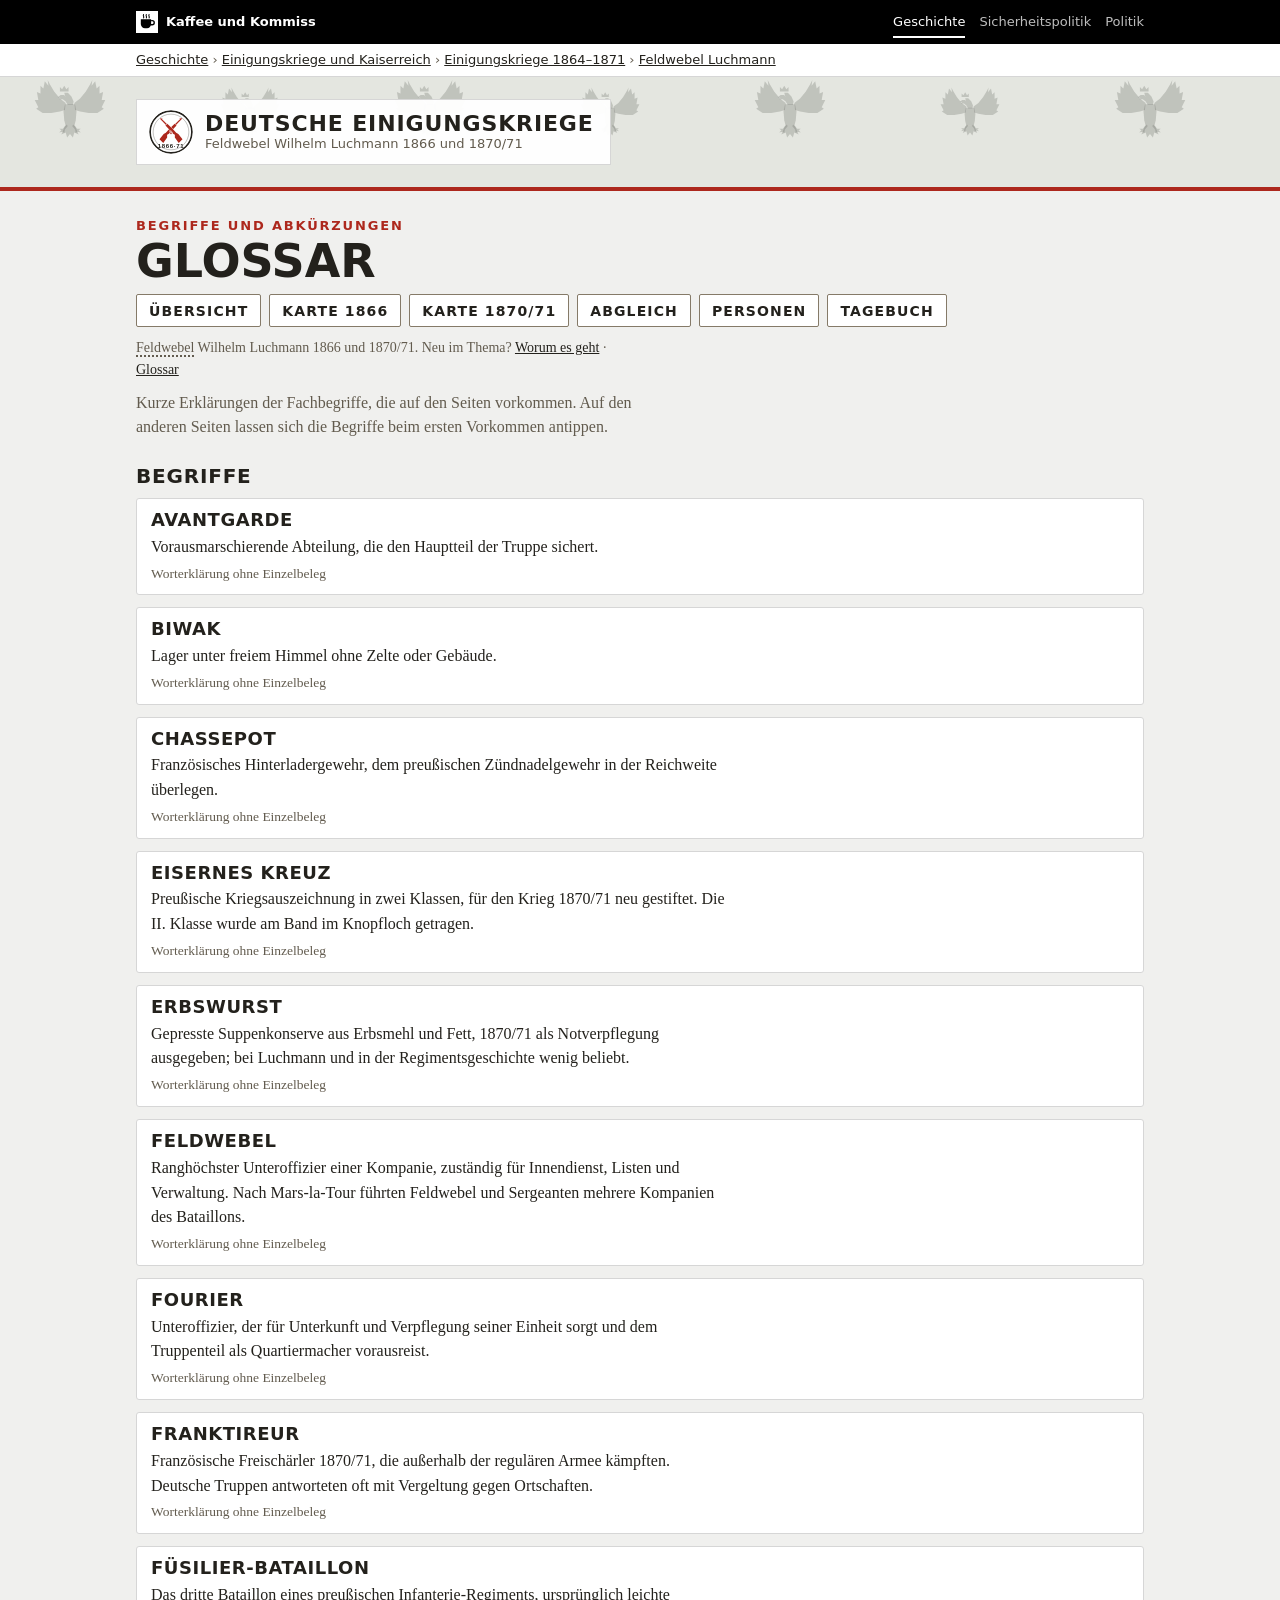
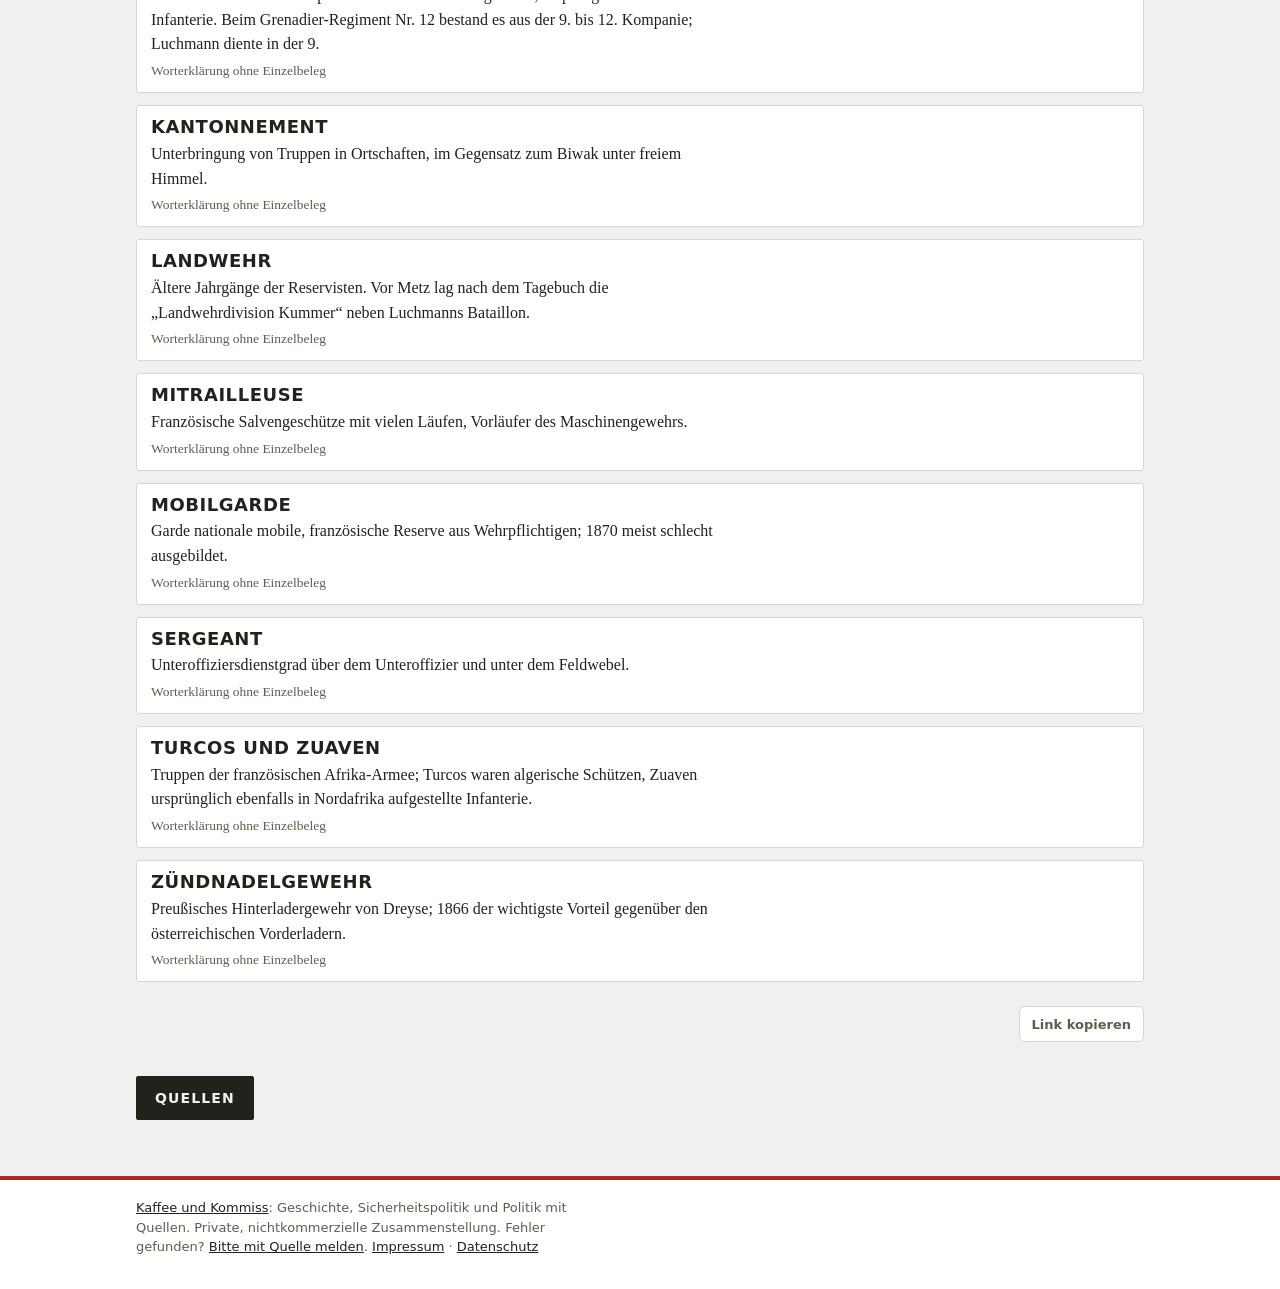
<file: glossar.html>
<!doctype html>
<html lang="de" class="kk-b-gesch">
<head>
<meta charset="utf-8">
<meta name="viewport" content="width=device-width, initial-scale=1, viewport-fit=cover">
<meta name="description" content="Begriffe zu Luchmanns Kriegserlebnissen 1866 und 1870/71: Dienstgrade, Waffen, Truppen und Lagerleben.">
<link rel="canonical" href="https://kaffeeundkommiss.github.io/luchmann187071/glossar.html">
<meta property="og:type" content="website">
<meta property="og:locale" content="de_DE">
<meta property="og:site_name" content="Geschichte">
<meta property="og:title" content="Glossar: Begriffe zu 1866 und 1870/71">
<meta property="og:description" content="Begriffe zu Luchmanns Kriegserlebnissen 1866 und 1870/71: Dienstgrade, Waffen, Truppen und Lagerleben.">
<meta property="og:url" content="https://kaffeeundkommiss.github.io/luchmann187071/glossar.html">
<!-- Vorschau für Linkvorschauen, erzeugt mit werkzeuge/vorschau.js -->
<meta property="og:image" content="https://kaffeeundkommiss.github.io/luchmann187071/vorschau/glossar.jpg?v=507c7522">
<meta property="og:image:width" content="1200">
<meta property="og:image:height" content="630">
<meta property="og:image:alt" content="Glossar: Feldwebel Luchmann">
<meta name="twitter:card" content="summary_large_image">
<meta name="twitter:image" content="https://kaffeeundkommiss.github.io/luchmann187071/vorschau/glossar.jpg?v=507c7522">
<meta name="theme-color" content="#23211C" media="(prefers-color-scheme: light)">
<meta name="theme-color" content="#12110E" media="(prefers-color-scheme: dark)">
<meta name="apple-mobile-web-app-capable" content="yes">
<meta name="mobile-web-app-capable" content="yes">
<meta name="apple-mobile-web-app-title" content="Luchmann 1866–71">
<link rel="icon" href="icons/favicon.svg" type="image/svg+xml">
<link rel="icon" href="icons/favicon-32.png" sizes="32x32" type="image/png">
<link rel="apple-touch-icon" sizes="180x180" href="icons/apple-touch-icon.png">
<link rel="manifest" href="manifest.webmanifest">
<link rel="stylesheet" href="site.css">
<title>Glossar: Begriffe zu 1866 und 1870/71</title>
<link rel="stylesheet" href="https://kaffeeundkommiss.github.io/schriften/schriften.css">
<link rel="stylesheet" href="basis.css">
<style>
/* Unterseiten (Vorlage: Stahlgewitter-Seiten), Zusätze für Bildergalerie und Zitate am Ende */
:root {
  --paper: #eceee8; --panel: #f6f7f3; --ink: #1d2420; --muted: #5d6861; --rule: #c3c9c1; --border: #6f7a72;
  --j2: #6b6f6c; --j4: #2a5d91; --j6: #3f7a2e; --j10: #b07d0a; --j11: #7a3d8f; --ally: #4f6d7a; --red: #ad281d; --red-soft: rgba(173,40,29,.12);
  --f-display: "Barlow Condensed", "Arial Narrow", system-ui, sans-serif;
  --f-body: "Source Serif 4", Georgia, "Times New Roman", serif;
  --f-mono: "IBM Plex Mono", ui-monospace, Menlo, Consolas, monospace;
  color-scheme: light; padding-top: env(safe-area-inset-top, 0px); padding-bottom: env(safe-area-inset-bottom, 0px);
}
@media (prefers-color-scheme: dark) { :root:not([data-theme="light"]) {
  --paper: #121614; --panel: #181d1a; --ink: #e2e6e1; --muted: #98a39b; --rule: #313a35; --border: #7d8a82;
  --j2: #a4aaa6; --j4: #6fa3e0; --j6: #7dbb5f; --j10: #e0b33c; --j11: #c08ad6; --ally: #8fb3c4; --red: #e4533f; --red-soft: rgba(228,83,63,.16);
  color-scheme: dark } }
:root[data-theme="dark"] {
  --paper: #121614; --panel: #181d1a; --ink: #e2e6e1; --muted: #98a39b; --rule: #313a35; --border: #7d8a82;
  --j2: #a4aaa6; --j4: #6fa3e0; --j6: #7dbb5f; --j10: #e0b33c; --j11: #c08ad6; --ally: #8fb3c4; --red: #e4533f; --red-soft: rgba(228,83,63,.16);
  color-scheme: dark }

* { box-sizing: border-box }
body { margin: 0; background: var(--paper); color: var(--ink); font: 400 16px/1.55 var(--f-body) }
[hidden] { display: none !important }
.wrap { max-width: 1040px; margin: 0 auto; padding-block: 28px 56px;
  padding-left: max(16px, env(safe-area-inset-left, 0px)); padding-right: max(16px, env(safe-area-inset-right, 0px));
  display: grid; grid-template-columns: minmax(0, 1fr); gap: 26px }
.wrap > * { min-width: 0 }
header { display: grid; gap: 10px }
.brand { display: flex; align-items: center; gap: 16px }
.brand-text { display: grid; gap: 6px; min-width: 0 }
.logo { width: 76px; height: 76px; flex: none }
.logo-ring { fill: var(--panel); stroke: var(--ink); stroke-width: 3 }
.logo-inner { fill: none; stroke: var(--ink); stroke-width: 1; opacity: .5 }
.logo-plane { fill: var(--red) }
.logo-text { fill: var(--ink); font: 700 12.5px var(--f-display); letter-spacing: .16em }
.eyebrow { font: 600 13px/1 var(--f-display); letter-spacing: .14em; text-transform: uppercase; color: var(--red) }
h1, .h1 { font: 700 clamp(28px, 5vw, 46px)/1 var(--f-display); margin: 0; text-transform: uppercase; text-wrap: balance }
.lede { margin: 0; max-width: 68ch; color: var(--muted) }
.evhead { display: grid; gap: 6px; margin-top: 8px }
.evhead .evtitle { font: 700 clamp(26px, 4vw, 36px)/1.05 var(--f-display); text-transform: uppercase; letter-spacing: .01em; margin: 0; text-wrap: balance }
nav.pages { display: flex; gap: 8px; flex-wrap: wrap }
nav.pages a { font: 600 14px/1 var(--f-display); letter-spacing: .08em; text-transform: uppercase; color: var(--ink); text-decoration: none;
  border: 1px solid var(--border); border-radius: 2px; padding: 9px 12px 8px; background: var(--panel) }
nav.pages a[aria-current="page"] { background: var(--ink); color: var(--paper); border-color: var(--ink) }
nav.pages a[aria-current="true"] { background: var(--ink); color: var(--paper); border-color: var(--ink) }
nav.sub { display: flex; gap: 20px; border-bottom: 1px solid var(--rule); overflow-x: auto; scrollbar-width: none; margin-top: -2px }
nav.sub::-webkit-scrollbar { display: none }
nav.sub a { font: 600 13px/1 var(--f-display); letter-spacing: .08em; text-transform: uppercase; color: var(--muted); text-decoration: none;
  white-space: nowrap; padding: 8px 0 9px; border-bottom: 3px solid transparent; margin-bottom: -1px }
nav.sub a:hover { color: var(--ink) }
nav.sub a[aria-current="page"] { color: var(--ink); border-bottom-color: var(--red) }
nav.sub a:focus-visible { outline: 2px solid var(--red); outline-offset: 2px }
nav.pages a:focus-visible, button:focus-visible, summary:focus-visible { outline: 2px solid var(--red); outline-offset: 2px }
@media (max-width: 560px) { .logo { width: 56px; height: 56px } .brand { gap: 12px } }

h2 { font: 700 20px/1 var(--f-display); text-transform: uppercase; letter-spacing: .04em; margin: 0 }
.sect { display: grid; gap: 12px }
.hint { font-size: 14px; color: var(--muted); margin: 0 }


/* Zeitleiste */
.status { display: flex; flex-wrap: wrap; gap: 8px 16px; font-size: 14px; color: var(--muted); margin: 0; padding: 0; list-style: none }
.status li { display: inline-flex; align-items: center; gap: 7px }
.b { display: inline-block; font: 600 11.5px/1 var(--f-display); letter-spacing: .1em; text-transform: uppercase; padding: 4px 7px 3px; border-radius: 2px; border: 1px solid; white-space: nowrap }
.b.ok { color: var(--j6); border-color: var(--j6) }
.b.part { color: color-mix(in srgb, var(--j10) 70%, var(--ink)); border-color: var(--j10) }
.b.one { color: var(--muted); border-color: var(--border); border-style: dashed }
.b.wid { color: var(--panel); background: var(--red); border-color: var(--red) }
.day { margin: 6px 0 0; font: 600 14px/1 var(--f-display); letter-spacing: .12em; text-transform: uppercase; color: var(--muted) }
ol.tl { list-style: none; margin: 0; padding: 0; display: grid; gap: 0 }
ol.tl > li { display: grid; grid-template-columns: 92px 14px minmax(0, 1fr); gap: 0 12px }
.t { font: 500 13px/1.3 var(--f-mono); color: var(--muted); padding-top: 14px; text-align: right }
.rail { position: relative }
.rail::before { content: ""; position: absolute; left: 6px; top: 0; bottom: 0; width: 2px; background: var(--rule) }
.rail::after { content: ""; position: absolute; left: 1px; top: 17px; width: 12px; height: 12px; border-radius: 50%; background: var(--panel); border: 2px solid var(--ink) }
ol.tl > li.key .rail::after { background: var(--red); border-color: var(--red) }
.card { background: var(--panel); border: 1px solid var(--rule); border-radius: 3px; padding: 11px 14px 12px; margin: 6px 0; display: grid; gap: 6px }
.card h3 { font: 600 18px/1.15 var(--f-display); margin: 0; letter-spacing: .02em }
.card p { margin: 0 }
.meta { display: flex; flex-wrap: wrap; align-items: center; gap: 6px 10px; font-size: 13.5px; color: var(--muted) }
.meta a, .src a { color: var(--ink); font-family: var(--f-mono); font-size: 12.5px }
.why { font-size: 14px; color: var(--muted); font-style: italic }
@media (max-width: 560px) {
  ol.tl > li { grid-template-columns: 14px minmax(0, 1fr); gap: 0 10px }
  .t { grid-column: 2; text-align: left; padding-top: 10px }
  .rail { grid-row: 1 / span 2; grid-column: 1 }
  .card { grid-column: 2 }
}

/* Thesen */
.theses { display: grid; grid-template-columns: repeat(auto-fill, minmax(260px, 1fr)); gap: 10px }
.th { background: var(--panel); border: 1px solid var(--rule); border-top: 3px solid var(--border); border-radius: 3px; padding: 12px 14px; display: grid; gap: 8px; align-content: start }
.th.lead { border-top-color: var(--red) }
.th h3 { font: 600 18px/1.15 var(--f-display); margin: 0 }
.th .who2 { font-size: 13.5px; color: var(--muted); margin: 0 }
.th dl { margin: 0; display: grid; gap: 6px; font-size: 14.5px }
.th dt { font: 600 12px/1 var(--f-display); letter-spacing: .12em; text-transform: uppercase; color: var(--muted) }
.th dd { margin: 0 }
.th .thtext { margin: 0; font-size: 14.5px }

/* Widersprüche, Quellen */
.tbl { width: 100%; border-collapse: collapse; font-size: 14.5px }
.tbl th, .tbl td { text-align: left; vertical-align: top; padding: 8px 10px; border-bottom: 1px solid var(--rule) }
.tbl th { font: 600 12.5px/1.2 var(--f-display); letter-spacing: .1em; text-transform: uppercase; color: var(--muted) }
.tblwrap { overflow-x: auto; -webkit-overflow-scrolling: touch }
ol.srcs { margin: 0; padding: 0; list-style: none; display: grid; gap: 8px; font-size: 14.5px }
ol.srcs li { display: grid; grid-template-columns: 40px minmax(0, 1fr); gap: 10px }
ol.srcs .id { font: 500 13px/1.5 var(--f-mono); color: var(--red) }
ol.srcs .dep { color: var(--muted); font-size: 13.5px }
ol.srcs a { color: var(--ink); overflow-wrap: anywhere }
ol.srcs li:target { background: var(--red-soft); outline: 6px solid var(--red-soft) }
.note { font-size: 13.5px; color: var(--muted); font-style: italic; margin: 0 }
.hint a, .note a, .why a, .th dd a, .th .thtext a, .meta span a { color: var(--ink) }

/* Zahlen */
.stats { display: grid; grid-template-columns: repeat(auto-fill, minmax(220px, 1fr)); gap: 10px }
.stat { background: var(--panel); border: 1px solid var(--rule); border-left: 4px solid var(--ally); border-radius: 3px; padding: 12px 14px; display: grid; gap: 6px; align-content: start }
.stat.red { border-left-color: var(--red) }
.stat .num { font: 700 40px/1 var(--f-display); letter-spacing: .01em }
.stat .lbl { font-size: 14.5px; line-height: 1.35 }
.stat .why { font-size: 13.5px }
.b.self { color: var(--muted); border-color: var(--muted); background: var(--red-soft) }
.tbl td.d { white-space: nowrap; font-family: var(--f-mono); font-size: 13px }

/* Zusätze Luchmann */
.b.self { color: var(--muted); border-color: var(--muted); background: var(--red-soft) }
.zit { font-style: italic; color: var(--ink) } .zit span { font-style: normal; font: 500 12.5px var(--f-mono); color: var(--muted) }
.card .zit { border-left: 3px solid var(--rule); padding-left: 10px }
.th .zit { font-size: 17px; line-height: 1.45 }
.gal { display: grid; grid-template-columns: repeat(auto-fill, minmax(200px, 1fr)); gap: 14px }
.gal2 { grid-template-columns: minmax(0, 2fr) minmax(0, 3fr) }
@media (max-width: 640px) { .gal2 { grid-template-columns: minmax(0, 1fr) } .gal { grid-template-columns: 1fr 1fr } }
.gal figure { margin: 0; display: grid; gap: 6px; align-content: start }
.gal img { display: block; width: 100%; height: auto; border: 1px solid var(--rule); border-radius: 2px; background: var(--panel) }
.gal figcaption { font-size: 13px; line-height: 1.4; color: var(--muted) } .gal figcaption a { color: var(--ink) }
.th.card { margin: 0 }
.th dd a { color: var(--ink) }
.theses { grid-template-columns: repeat(auto-fill, minmax(min(260px, 100%), 1fr)) } .th, .sect { min-width: 0 }
.meta { min-width: 0 } details.belege > summary { flex-wrap: wrap }
.sect { grid-template-columns: minmax(0, 1fr) }
.theses > .card { grid-column: auto }

.gloss { display: grid; gap: 12px; margin: 0 } .gloss > div { background: var(--panel); border: 1px solid var(--rule); border-radius: 3px; padding: 10px 14px } .gloss dt { font: 700 18px/1.2 var(--f-display); text-transform: uppercase; letter-spacing: .03em } .gloss dd { margin: 4px 0 0 } .gloss .gsrc { font-size: 13.5px; color: var(--muted) } .gloss .gsrc a { color: var(--ink) } .gloss > div:target { outline: 3px solid var(--red-soft) }
</style>
<link rel="stylesheet" href="bereich.css">
</head>
<body>
<div class="kk-leiste"><div class="kk-in">
  <a class="kk-haus" href="https://kaffeeundkommiss.github.io/"><img src="kk-tasse.svg" alt="" width="22" height="22"><span>Kaffee und Kommiss</span></a>
  <nav class="kk-bereiche" aria-label="Bereiche"><a href="https://kaffeeundkommiss.github.io/geschichte/" aria-current="true">Geschichte</a><a href="https://kaffeeundkommiss.github.io/sicherheitspolitik/"><span class="kk-lang">Sicherheitspolitik</span><span class="kk-kurz">Sicherheit</span></a><a href="https://kaffeeundkommiss.github.io/politik/">Politik</a></nav>
</div></div>
<nav class="kk-pfad" aria-label="Pfad"><div class="kk-in"><a href="https://kaffeeundkommiss.github.io/geschichte/">Geschichte</a> › <a href="https://kaffeeundkommiss.github.io/geschichte/einigungskriege-kaiserreich/">Einigungskriege und Kaiserreich</a> › <a href="https://kaffeeundkommiss.github.io/geschichte/einigungskriege/">Einigungskriege 1864–1871</a> › <a href="./">Feldwebel Luchmann</a></div></nav>
<div class="kk-kopf"><div class="kk-in">
  <a class="kk-schild" href="https://kaffeeundkommiss.github.io/geschichte/einigungskriege/"><img src="icons/favicon.svg" alt="" width="44" height="44"><span><span class="kk-name" style="display:block">Deutsche Einigungskriege</span><span class="kk-unter" style="display:block">Feldwebel Wilhelm Luchmann 1866 und 1870/71</span></span></a>
</div></div>
<main class="wrap" id="inhalt">
  <header>
    <div class="brand">
      <div class="brand-text">
        <div class="eyebrow">Begriffe und Abkürzungen</div>
        <h1>Glossar</h1>
      </div>
    </div>
    <nav class="pages" aria-label="Seiten">
      <a href="index.html">Übersicht</a>
      <a href="karte-1866.html">Karte 1866</a>
      <a href="karte-1870.html">Karte 1870/71</a>
      <a href="abgleich.html">Abgleich</a>
      <a href="personen.html">Personen</a>
      <a href="tagebuch.html">Tagebuch</a>
    </nav>
    <p class="lede">Kurze Erklärungen der Fachbegriffe, die auf den Seiten vorkommen. Auf den anderen Seiten lassen sich die Begriffe beim ersten Vorkommen antippen.</p>
  </header>
  <section class="sect" aria-labelledby="gH">
    <h2 id="gH">Begriffe</h2>
    <dl class="gloss glnone" id="gloss">
      <div id="avantgarde"><dt>Avantgarde</dt><dd>Vorausmarschierende Abteilung, die den Hauptteil der Truppe sichert.</dd><dd class="gsrc">Worterklärung ohne Einzelbeleg</dd></div>
      <div id="biwak"><dt>Biwak</dt><dd>Lager unter freiem Himmel ohne Zelte oder Gebäude.</dd><dd class="gsrc">Worterklärung ohne Einzelbeleg</dd></div>
      <div id="chassepot"><dt>Chassepot</dt><dd>Französisches Hinterladergewehr, dem preußischen Zündnadelgewehr in der Reichweite überlegen.</dd><dd class="gsrc">Worterklärung ohne Einzelbeleg</dd></div>
      <div id="ek"><dt>Eisernes Kreuz</dt><dd>Preußische Kriegsauszeichnung in zwei Klassen, für den Krieg 1870/71 neu gestiftet. Die II. Klasse wurde am Band im Knopfloch getragen.</dd><dd class="gsrc">Worterklärung ohne Einzelbeleg</dd></div>
      <div id="erbswurst"><dt>Erbswurst</dt><dd>Gepresste Suppenkonserve aus Erbsmehl und Fett, 1870/71 als Notverpflegung ausgegeben; bei Luchmann und in der Regimentsgeschichte wenig beliebt.</dd><dd class="gsrc">Worterklärung ohne Einzelbeleg</dd></div>
      <div id="feldwebel"><dt>Feldwebel</dt><dd>Ranghöchster Unteroffizier einer Kompanie, zuständig für Innendienst, Listen und Verwaltung. Nach Mars-la-Tour führten Feldwebel und Sergeanten mehrere Kompanien des Bataillons.</dd><dd class="gsrc">Worterklärung ohne Einzelbeleg</dd></div>
      <div id="fourier"><dt>Fourier</dt><dd>Unteroffizier, der für Unterkunft und Verpflegung seiner Einheit sorgt und dem Truppenteil als Quartiermacher vorausreist.</dd><dd class="gsrc">Worterklärung ohne Einzelbeleg</dd></div>
      <div id="franktireur"><dt>Franktireur</dt><dd>Französische Freischärler 1870/71, die außerhalb der regulären Armee kämpften. Deutsche Truppen antworteten oft mit Vergeltung gegen Ortschaften.</dd><dd class="gsrc">Worterklärung ohne Einzelbeleg</dd></div>
      <div id="fues"><dt>Füsilier-Bataillon</dt><dd>Das dritte Bataillon eines preußischen Infanterie-Regiments, ursprünglich leichte Infanterie. Beim Grenadier-Regiment Nr. 12 bestand es aus der 9. bis 12. Kompanie; Luchmann diente in der 9.</dd><dd class="gsrc">Worterklärung ohne Einzelbeleg</dd></div>
      <div id="kantonnement"><dt>Kantonnement</dt><dd>Unterbringung von Truppen in Ortschaften, im Gegensatz zum Biwak unter freiem Himmel.</dd><dd class="gsrc">Worterklärung ohne Einzelbeleg</dd></div>
      <div id="landwehr"><dt>Landwehr</dt><dd>Ältere Jahrgänge der Reservisten. Vor Metz lag nach dem Tagebuch die „Landwehrdivision Kummer“ neben Luchmanns Bataillon.</dd><dd class="gsrc">Worterklärung ohne Einzelbeleg</dd></div>
      <div id="mitrailleuse"><dt>Mitrailleuse</dt><dd>Französische Salvengeschütze mit vielen Läufen, Vorläufer des Maschinengewehrs.</dd><dd class="gsrc">Worterklärung ohne Einzelbeleg</dd></div>
      <div id="mobilgarde"><dt>Mobilgarde</dt><dd>Garde nationale mobile, französische Reserve aus Wehrpflichtigen; 1870 meist schlecht ausgebildet.</dd><dd class="gsrc">Worterklärung ohne Einzelbeleg</dd></div>
      <div id="sergeant"><dt>Sergeant</dt><dd>Unteroffiziersdienstgrad über dem Unteroffizier und unter dem Feldwebel.</dd><dd class="gsrc">Worterklärung ohne Einzelbeleg</dd></div>
      <div id="turco"><dt>Turcos und Zuaven</dt><dd>Truppen der französischen Afrika-Armee; Turcos waren algerische Schützen, Zuaven ursprünglich ebenfalls in Nordafrika aufgestellte Infanterie.</dd><dd class="gsrc">Worterklärung ohne Einzelbeleg</dd></div>
      <div id="zuendnadel"><dt>Zündnadelgewehr</dt><dd>Preußisches Hinterladergewehr von Dreyse; 1866 der wichtigste Vorteil gegenüber den österreichischen Vorderladern.</dd><dd class="gsrc">Worterklärung ohne Einzelbeleg</dd></div>
    </dl>
  </section>
  <p class="qnav"><a class="qbtn" href="quellen-glossar.html">Quellen</a></p>
</main>
<script src="site.js" defer></script>
<footer class="kk-fuss"><div class="kk-in">
  <p><a href="https://kaffeeundkommiss.github.io/">Kaffee und Kommiss</a>: Geschichte, Sicherheitspolitik und Politik mit Quellen. Private, nichtkommerzielle Zusammenstellung. Fehler gefunden? <a href="https://kaffeeundkommiss.github.io/kontakt/">Bitte mit Quelle melden</a>. <a href="https://kaffeeundkommiss.github.io/kontakt/#impressum">Impressum</a> · <a href="https://kaffeeundkommiss.github.io/kontakt/#datenschutz">Datenschutz</a></p>
</div></footer>
<script src="link-teilen.js?v=1" defer></script>
</body>
</html>
</file>
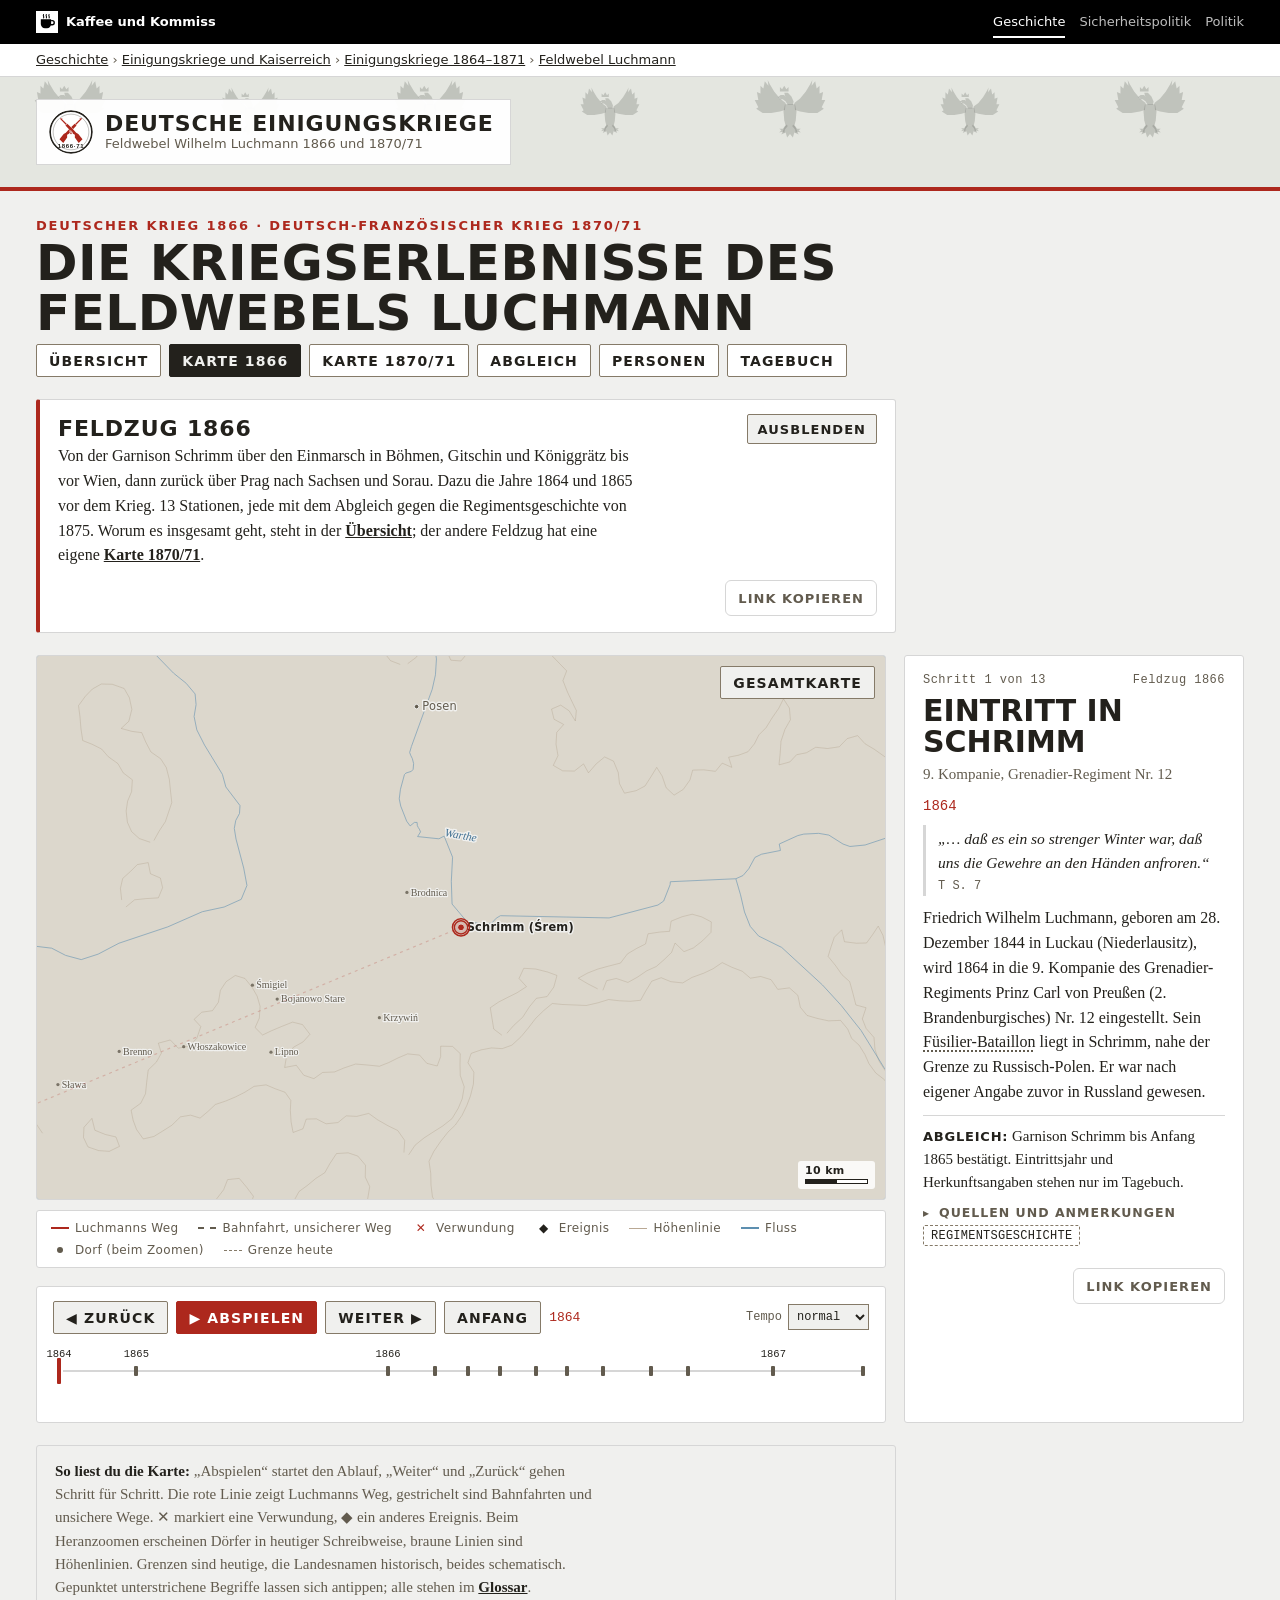
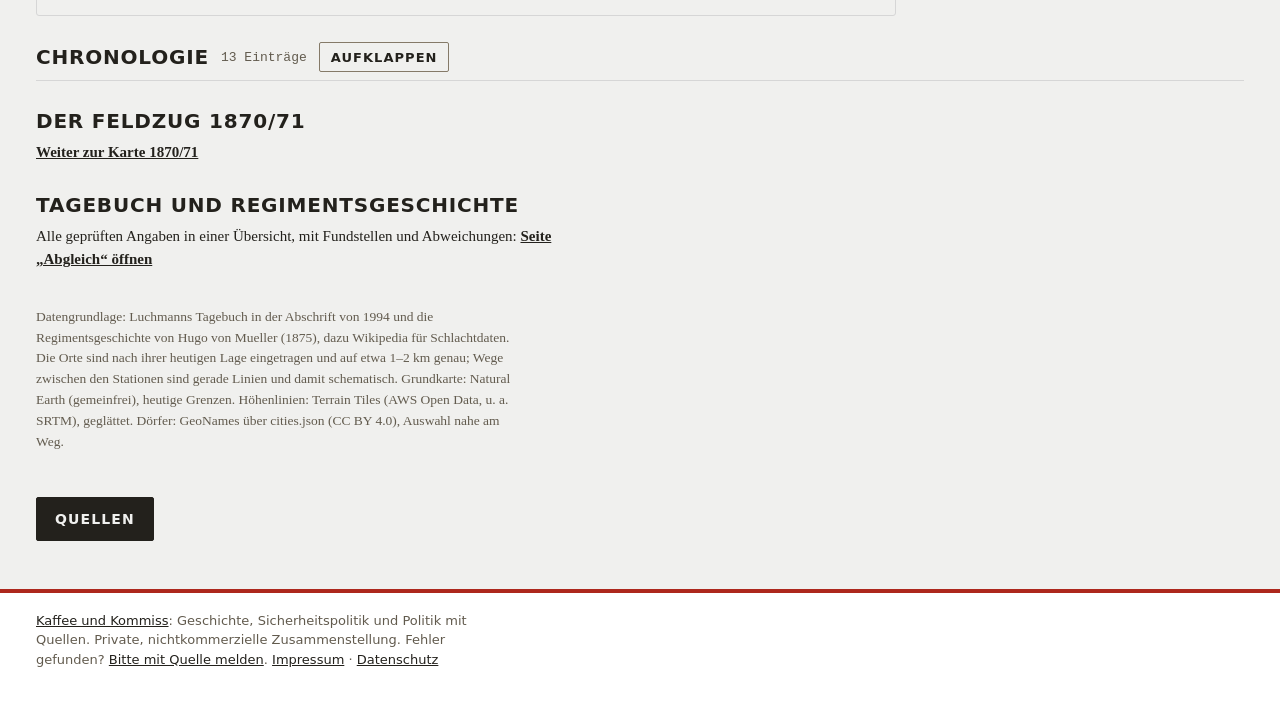
<file: karte-1866.html>
<!doctype html>
<html lang="de" class="kk-b-gesch kk-breit">
<head>
<meta charset="utf-8">
<meta name="viewport" content="width=device-width, initial-scale=1, viewport-fit=cover">
<meta name="description" content="Karte 1866: Feldwebel Wilhelm Luchmanns Weg 1864–1867 in 13 Stationen, jede mit dem Abgleich gegen die Regimentsgeschichte von 1875.">
<link rel="canonical" href="https://kaffeeundkommiss.github.io/luchmann187071/karte-1866.html">
<meta property="og:type" content="website">
<meta property="og:locale" content="de_DE">
<meta property="og:site_name" content="Geschichte">
<meta property="og:title" content="Karte 1866: Feldwebel Luchmann">
<meta property="og:description" content="Karte 1866: Feldwebel Wilhelm Luchmanns Weg 1864–1867 in 13 Stationen, jede mit dem Abgleich gegen die Regimentsgeschichte von 1875.">
<meta property="og:url" content="https://kaffeeundkommiss.github.io/luchmann187071/karte-1866.html">
<!-- Vorschau für Linkvorschauen, erzeugt mit werkzeuge/vorschau.js -->
<meta property="og:image" content="https://kaffeeundkommiss.github.io/luchmann187071/vorschau/karte-1866.jpg?v=7263cdae">
<meta property="og:image:width" content="1200">
<meta property="og:image:height" content="630">
<meta property="og:image:alt" content="Karte 1866: Feldwebel Luchmann">
<meta name="twitter:card" content="summary_large_image">
<meta name="twitter:image" content="https://kaffeeundkommiss.github.io/luchmann187071/vorschau/karte-1866.jpg?v=7263cdae">
<meta name="theme-color" content="#23211C" media="(prefers-color-scheme: light)">
<meta name="theme-color" content="#12110E" media="(prefers-color-scheme: dark)">
<meta name="apple-mobile-web-app-capable" content="yes">
<meta name="mobile-web-app-capable" content="yes">
<meta name="apple-mobile-web-app-title" content="Luchmann 1866–71">
<link rel="icon" href="icons/favicon.svg" type="image/svg+xml">
<link rel="icon" href="icons/favicon-32.png" sizes="32x32" type="image/png">
<link rel="apple-touch-icon" sizes="180x180" href="icons/apple-touch-icon.png">
<link rel="manifest" href="manifest.webmanifest">
<link rel="stylesheet" href="site.css">
<title>Karte 1866: Feldwebel Luchmann</title>
<link rel="stylesheet" href="https://kaffeeundkommiss.github.io/schriften/schriften.css">
<link rel="stylesheet" href="basis.css">
<style>
/* Grundgerüst, das auf claude.ai die Artefakt-Hülle liefert */
:root { color-scheme: light; padding-top: env(safe-area-inset-top, 0px); padding-bottom: env(safe-area-inset-bottom, 0px) }
body { margin: 0; font: 14px system-ui, -apple-system, sans-serif }
img { max-width: 100% }
[hidden] { display: none !important }


/* Layout: Karte als Hauptfläche, Detailspalte rechts (mobil darunter), Zeitleiste mit echter Datumsskala, darunter Stationsliste */
:root {
  --paper: #eceee8; --panel: #f6f7f3; --ink: #1d2420; --muted: #5d6861; --rule: #c3c9c1;
  --sea: #b7cdd6; --land-fr: #d6dde9; --land-oe: #ece4c8; --land-de: #dcd7cc; --land-n: #e6e6e1;
  --border: #6f7a72; --j4: #2a5d91; --j6: #3f7a2e; --j10: #b07d0a; --j11: #7a3d8f; --red: #ad281d; --red-soft: rgba(173,40,29,.16); --front: #6e4c2c; --grat: rgba(29,36,32,.07);
  --f-display: "Barlow Condensed", "Arial Narrow", system-ui, sans-serif;
  --f-body: "Source Serif 4", Georgia, "Times New Roman", serif;
  --f-mono: "IBM Plex Mono", ui-monospace, Menlo, Consolas, monospace;
}
@media (prefers-color-scheme: dark) { :root:not([data-theme="light"]) {
  --paper: #121614; --panel: #181d1a; --ink: #e2e6e1; --muted: #98a39b; --rule: #313a35;
  --sea: #0e1518; --land-fr: #1f2b3c; --land-oe: #37311d; --land-de: #312f2b; --land-n: #26272a;
  --border: #7d8a82; --j4: #6fa3e0; --j6: #7dbb5f; --j10: #e0b33c; --j11: #c08ad6; --red: #e4533f; --red-soft: rgba(228,83,63,.2); --front: #c29462; --grat: rgba(226,230,225,.05);
  color-scheme: dark } }
:root[data-theme="dark"] {
  --paper: #121614; --panel: #181d1a; --ink: #e2e6e1; --muted: #98a39b; --rule: #313a35;
  --sea: #0e1518; --land-fr: #1f2b3c; --land-oe: #37311d; --land-de: #312f2b; --land-n: #26272a;
  --border: #7d8a82; --j4: #6fa3e0; --j6: #7dbb5f; --j10: #e0b33c; --j11: #c08ad6; --red: #e4533f; --red-soft: rgba(228,83,63,.2); --front: #c29462; --grat: rgba(226,230,225,.05);
  color-scheme: dark }

* { box-sizing: border-box }
body { background: var(--paper); color: var(--ink); font: 400 16px/1.55 var(--f-body); }
.wrap { max-width: 1240px; margin: 0 auto; padding-block: 28px 48px;
  padding-left: max(16px, env(safe-area-inset-left, 0px)); padding-right: max(16px, env(safe-area-inset-right, 0px));
  display: grid; grid-template-columns: minmax(0, 1fr); gap: 22px; }
.wrap > * { min-width: 0 }
header { display: grid; gap: 6px }
.brand { display: flex; align-items: center; gap: 16px }
.brand-text { display: grid; gap: 6px; min-width: 0 }
nav.pages { display: flex; gap: 8px; flex-wrap: wrap }
nav.pages a { font: 600 14px/1 var(--f-display); letter-spacing: .08em; text-transform: uppercase; color: var(--ink); text-decoration: none;
  border: 1px solid var(--border); border-radius: 2px; padding: 9px 12px 8px; background: var(--panel) }
nav.pages a[aria-current="page"] { background: var(--ink); color: var(--paper); border-color: var(--ink) }
nav.pages a:focus-visible { outline: 2px solid var(--red); outline-offset: 2px }
.more { margin: 0; font-size: 15px } .more a { color: var(--ink); font-weight: 600 }
.logo { width: 76px; height: 76px; flex: none }
.logo-ring { fill: var(--panel); stroke: var(--ink); stroke-width: 3 }
.logo-inner { fill: none; stroke: var(--ink); stroke-width: 1; opacity: .5 }
.logo-plane { fill: var(--red) }
.logo-text { fill: var(--ink); font: 700 12.5px var(--f-display); letter-spacing: .16em }
@media (max-width: 560px) { .logo { width: 56px; height: 56px } .brand { gap: 12px } }
.eyebrow { font: 600 13px/1 var(--f-display); letter-spacing: .14em; text-transform: uppercase; color: var(--red) }
h1, .h1 { font: 700 clamp(30px, 5vw, 50px)/1 var(--f-display); letter-spacing: .01em; margin: 0; text-wrap: balance; text-transform: uppercase }
.lede { margin: 4px 0 0; max-width: 68ch; color: var(--muted) }
.intro { background: var(--panel); border: 1px solid var(--rule); border-left: 4px solid var(--red); border-radius: 3px; padding: 14px 18px 16px; display: grid; gap: 8px; max-width: 860px }
.intro h2 { font: 700 22px/1 var(--f-display); text-transform: uppercase; letter-spacing: .04em; margin: 0 }
.intro > summary { list-style: none; cursor: pointer; display: flex; align-items: center; justify-content: space-between; gap: 12px }
.intro > summary::-webkit-details-marker { display: none }
.intro > summary:focus-visible { outline: 2px solid var(--red); outline-offset: 2px }
.intro .tgl { font: 600 13px/1 var(--f-display); letter-spacing: .08em; text-transform: uppercase; border: 1px solid var(--border); border-radius: 2px; padding: 8px 10px 7px; background: var(--paper) }
.intro .tgl .op, .intro:not([open]) .tgl .cl { display: none } .intro:not([open]) .tgl .op { display: inline }
.intro:not([open]) { padding-bottom: 14px }
.intro p { margin: 0 } .intro .how { font-size: 15px; color: var(--muted) } .intro .how b { color: var(--ink); font-weight: 600 } .intro a { color: var(--ink); font-weight: 600 }
.hinweise { border: 1px solid var(--rule); border-radius: 3px; padding: 14px 18px 16px; display: grid; gap: 8px; max-width: 860px }
.hinweise p { margin: 0; font-size: 15px; color: var(--muted) } .hinweise b { color: var(--ink); font-weight: 600 } .hinweise a { color: var(--ink); font-weight: 600 }
.side-label { font-family: var(--f-display); font-weight: 700; letter-spacing: .12em; text-transform: uppercase; fill: var(--front); paint-order: stroke; stroke: var(--paper); stroke-linejoin: round; pointer-events: none; transition: opacity .3s }
.side-ic { pointer-events: none; transition: opacity .3s; opacity: 0 }
.legend-m { display: none }

/* Zeitleiste fest unter der Karte; der Schrittbereich steht rechts daneben und darf länger sein, ohne die Zeitleiste zu verschieben */
.stage { display: grid; grid-template-columns: minmax(0, 1fr) 340px; grid-template-rows: auto auto 1fr; gap: 18px; align-items: start }
.stage > .map { grid-column: 1; grid-row: 1 }
.stage > .legend-bar { grid-column: 1; grid-row: 2 }
.stage > .controls { grid-column: 1; grid-row: 3 }
/* Feste Höhe des Schrittbereichs: längere Texte scrollen darin, damit nichts darunter springt */
.stage > .panel { grid-column: 2; grid-row: 1 / span 3; align-self: stretch; contain: size; overflow-y: auto; overscroll-behavior: contain; align-content: start }
@media (max-width: 900px) { .stage { grid-template-columns: minmax(0, 1fr); grid-template-rows: none }
  .stage > .map, .stage > .legend-bar, .stage > .controls, .stage > .panel { grid-column: 1; grid-row: auto }
  .stage > .panel { align-self: start; height: 400px } }

.map { position: relative; background: var(--sea); border: 1px solid var(--rule); border-radius: 3px; overflow: hidden }
.map svg { display: block; width: 100%; height: auto; aspect-ratio: 1000 / 640; max-width: 100%; touch-action: manipulation }
@media (max-width: 640px) { .map svg { aspect-ratio: 1 / 1 } }
.c-250 { fill: var(--land-fr) } .c-056 { fill: var(--land-be) } .c-826 { fill: var(--land-uk) } .c-528 { fill: var(--land-nl) } .c-442 { fill: var(--land-lu) } .c-276 { fill: var(--land-de) }
.country { stroke: var(--border); stroke-width: 1.3; vector-effect: non-scaling-stroke; stroke-linejoin: round }
.al { fill: var(--land-de); stroke: var(--land-de); stroke-width: .6; vector-effect: non-scaling-stroke }
.alline { fill: none; stroke: var(--border); stroke-width: 1.3; stroke-dasharray: 5 3; vector-effect: non-scaling-stroke }
.grat { fill: none; stroke: var(--grat); stroke-width: 1; vector-effect: non-scaling-stroke }
.front { fill: none; stroke: var(--front); stroke-width: 2.4; vector-effect: non-scaling-stroke; transition: opacity .7s; opacity: 0; stroke-linejoin: round }
.front.on { opacity: .85 }
.front-teeth { fill: none; stroke: var(--front); stroke-width: 6; stroke-dasharray: 1.5 7; vector-effect: non-scaling-stroke; opacity: 0; transition: opacity .7s }
.front-teeth.on { opacity: .45 }
.cont-minor, .cont-major { fill: none; stroke: #8a6f4e; vector-effect: non-scaling-stroke; stroke-linejoin: round }
.cont-minor { stroke-opacity: .28; stroke-width: .6 } .cont-major { stroke-opacity: .45; stroke-width: .9 }
.river-l { fill: none; stroke: #5d8fb0; stroke-width: 1.4; vector-effect: non-scaling-stroke; stroke-linejoin: round; stroke-linecap: round }
.riv-lab { fill: #3f6f91; font-family: var(--f-body); font-style: italic; paint-order: stroke; stroke: var(--paper); stroke-linejoin: round }
.vil circle { fill: var(--ink); opacity: .55 } .vil text { fill: var(--ink); opacity: .75; font-family: var(--f-body); paint-order: stroke; stroke: var(--paper); stroke-linejoin: round }
#villages { transition: opacity .4s }
.city circle { fill: var(--muted) }
.city text, .clabel { fill: var(--muted); font-family: var(--f-display); paint-order: stroke; stroke: var(--paper); stroke-width: 3px; stroke-linejoin: round }
.clabel { fill: var(--ink); opacity: .62; letter-spacing: .2em; font-weight: 700; stroke: none }
.emb { pointer-events: auto }
.emb-ring { stroke: rgba(0,0,0,.35); stroke-width: .4 }
.route-all { fill: none; stroke: var(--red); stroke-opacity: .28; stroke-width: 1.2; stroke-dasharray: 3 4; vector-effect: non-scaling-stroke }
.route-done { fill: none; stroke: var(--red); stroke-width: 2.6; vector-effect: non-scaling-stroke; stroke-linecap: round; stroke-linejoin: round }
.trk path { fill: none; stroke: var(--c); vector-effect: non-scaling-stroke; stroke-linecap: round; stroke-linejoin: round }
.trk-solid { stroke-width: 2.2 } .trk-dash { stroke-width: 2; stroke-dasharray: 5 4 }
.trk-jg .trk-solid { stroke-width: 2.8 }
.trk path.trk-old { stroke-opacity: .28; stroke-width: 1.6 }
.trk-dot { fill: var(--c); stroke: var(--paper); stroke-width: 1.2; vector-effect: non-scaling-stroke; cursor: pointer }
.trk-plane { fill: var(--c); stroke: var(--paper); stroke-width: .9; paint-order: stroke; stroke-linejoin: round; cursor: pointer }
#cur { transition: none }
.trk { transition: opacity .6s } .trk.merged { opacity: .45 }
.mk { opacity: 0; transition: opacity .4s; cursor: pointer } .mk.on { opacity: 1 }
.mk-wnd .mk-x { stroke: var(--red); stroke-width: 2.4 }
.mk-x.mk-d { fill: var(--ink); stroke: var(--paper); stroke-width: 1; vector-effect: non-scaling-stroke }
.mk-x { stroke: var(--ink); stroke-width: 1.8; vector-effect: non-scaling-stroke; fill: none }
.mk-sym { fill: var(--ink); font-family: var(--f-body); font-weight: 600; paint-order: stroke; stroke: var(--paper); stroke-width: 3px; stroke-linejoin: round }
.ev-label { fill: var(--ink); font-family: var(--f-display); font-weight: 600; paint-order: stroke; stroke: var(--paper); stroke-linejoin: round }
.off-arrow { fill: var(--red) }
.off-label { font-family: var(--f-display); font-weight: 700; fill: var(--ink); paint-order: stroke; stroke: var(--paper); stroke-linejoin: round }
.cur-ring { fill: var(--red-soft); stroke: var(--red); stroke-width: 1.2; vector-effect: non-scaling-stroke }
.cur-label { font-family: var(--f-display); font-weight: 700; fill: var(--ink); paint-order: stroke; stroke: var(--paper); stroke-linejoin: round }
@keyframes pulse { 0% { transform: scale(.6); opacity: .9 } 100% { transform: scale(1.8); opacity: 0 } }
.pulse { transform-box: fill-box; transform-origin: center; animation: pulse 2s ease-out infinite; fill: none; stroke: var(--red); vector-effect: non-scaling-stroke; stroke-width: 1.5 }

.legend { position: absolute; left: 10px; bottom: 10px; background: color-mix(in srgb, var(--panel) 88%, transparent); border: 1px solid var(--rule);
  border-radius: 3px; padding: 7px 10px; font: 500 12px/1.5 var(--f-display); letter-spacing: .03em; display: grid; gap: 2px; color: var(--muted) }
.legend i { display: inline-block; width: 18px; height: 0; vertical-align: middle; margin-right: 6px; border-top: 2.5px solid var(--red) }
.legend i.f { border-top-color: var(--front) } .legend i.u { border-top-color: var(--c) } .legend span { white-space: nowrap } .legend .lp { display: inline-block; width: 18px; height: 14px; vertical-align: middle; margin-right: 6px } .legend i.d { border-top: 2px dashed var(--muted) } .legend i.b { border-top: 1.5px dashed var(--border) }
.legend .x.w { color: var(--red) }
.legend i.r { border-top: 2px solid #5d8fb0 } .legend i.h { border-top: 1.5px solid rgba(138,111,78,.6) } .legend .x.v { color: var(--muted) }
.legend .x { display: inline-block; width: 18px; margin-right: 6px; text-align: center; color: var(--ink); font-weight: 700 }
.legend .k { font-family: var(--f-body); font-weight: 700; font-size: 14px; line-height: 1 }
.legend i.sw { height: 10px; width: 12px; border: 1px solid var(--border) }
.legend { grid-template-columns: auto auto; column-gap: 14px }
@media (max-width: 560px) { .legend { position: static; border: 0; border-top: 1px solid var(--rule); border-radius: 0; grid-template-columns: 1fr 1fr } }
.mapbtn { position: absolute; right: 10px; top: 10px; }
/* Maßstabsleiste: Länge folgt der Vergrößerung (draw) */
.massstab { position: absolute; right: 10px; bottom: 10px; pointer-events: none; font: 600 11px/1 var(--f-display); letter-spacing: .03em; color: var(--ink);
  background: color-mix(in srgb, var(--panel) 85%, transparent); padding: 4px 7px 5px; border-radius: 3px }
.massstab .ms-bar { display: block; height: 5px; margin-top: 3px; border: 1px solid var(--ink); background: linear-gradient(90deg, var(--ink) 50%, var(--panel) 50%) }
.legend.legend-bar { position: static; display: flex; flex-wrap: wrap; gap: 4px 20px; padding: 8px 14px; background: var(--panel); margin-top: -8px }

.panel { background: var(--panel); border: 1px solid var(--rule); border-radius: 3px; padding: 18px 18px 16px; display: grid; gap: 10px; min-width: 0 }
.count { font: 500 12px/1 var(--f-mono); color: var(--muted); letter-spacing: .04em; display: flex; justify-content: space-between }
.panel h2 { font: 700 30px/1.02 var(--f-display); margin: 0; text-transform: uppercase; text-wrap: balance }
.sub { color: var(--muted); font-size: 15px; margin-top: -4px }
.dates { font: 500 14px/1.3 var(--f-mono); color: var(--red); font-variant-numeric: tabular-nums }
.chip { display: inline-block; font: 600 12px/1 var(--f-display); letter-spacing: .1em; text-transform: uppercase; border: 1px solid var(--rule); padding: 5px 7px 4px; border-radius: 2px; color: var(--muted) }
.panel p { margin: 0 }
.panel h2.kia-t, .kia-t { color: var(--red) }
.uchip { display: inline-block; font: 600 12px/1 var(--f-display); letter-spacing: .06em; text-transform: uppercase; padding: 4px 7px 3px 6px; border-radius: 2px;
  border: 1px solid var(--rule); border-left: 4px solid var(--c); color: var(--ink); white-space: nowrap }
#pUnits { display: flex; flex-wrap: wrap; gap: 6px }
#pPersons { display: grid; gap: 8px; border-top: 1px solid var(--rule); padding-top: 10px }
.pp { font-size: 14.5px; display: grid; gap: 4px; justify-items: start } .pp .chips { display: flex; flex-wrap: wrap; gap: 5px } .pp b { font-weight: 600 } .pp span { color: var(--muted) }
.pp.is-kia b, .person.is-kia > b { color: var(--red) }
.persons { display: grid; gap: 10px }
.person-grid { display: grid; grid-template-columns: repeat(auto-fill, minmax(250px, 1fr)); gap: 14px 22px }
.person { display: grid; gap: 4px; align-content: start; font-size: 14.5px; padding: 10px 12px; border: 1px solid var(--rule); border-radius: 3px; background: var(--panel); min-width: 0 }
.person[role="button"] { cursor: pointer } .person[role="button"]:hover { border-color: var(--border) }
.person:focus-visible { outline: 2px solid var(--red); outline-offset: 2px }
.person > b { font: 700 17px/1.2 var(--f-display); letter-spacing: .03em; text-transform: uppercase }
.person .chips { display: flex; flex-wrap: wrap; gap: 5px }
.person span { color: var(--muted) } .person .fate { color: var(--ink) }
.person.is-kia { border-left: 3px solid var(--red) }
.tod { font-size: 14px; color: var(--muted) } .tod b { color: var(--ink); font-weight: 600 }
.tod-k b, .tod-s b { color: var(--red) }
table.others { min-width: 0 } table.others tr { cursor: default } table.others tr:hover td { background: none }
@media (max-width: 600px) { table.others tr { grid-template-columns: 1fr } table.others td:first-child { padding-top: 4px } }
.event { border-top: 1px solid var(--rule); padding-top: 9px; font-size: 15px }
.event b { font-family: var(--f-mono); font-weight: 500; font-size: 13px; color: var(--ink); display: block }
.note { font-size: 13.5px; color: var(--muted); font-style: italic }

.controls { display: grid; gap: 10px; background: var(--panel); border: 1px solid var(--rule); border-radius: 3px; padding: 14px 16px 12px }
.btns { display: flex; gap: 8px; align-items: center; flex-wrap: wrap }
.btns-main, .btns-sub { display: flex; gap: 8px; align-items: center }
.btns-sub { flex: 1 1 auto }
button { font: 600 14px/1 var(--f-display); letter-spacing: .08em; text-transform: uppercase; color: var(--ink); background: var(--paper);
  border: 1px solid var(--border); border-radius: 2px; padding: 9px 12px 8px; cursor: pointer }
button:hover { border-color: var(--ink) }
button:focus-visible { outline: 2px solid var(--red); outline-offset: 2px }
button.primary { background: var(--red); border-color: var(--red); color: #fff; min-width: 108px }
.speed { margin-left: auto; font: 500 12px var(--f-mono); color: var(--muted); display: flex; gap: 6px; align-items: center }
@media (max-width: 640px) {
  /* Handy: Karte, direkt darunter Zurück/Abspielen/Weiter, dann der Schritttext; Datum, Tempo, Zeitleiste und Legende folgen danach */
  .stage { display: flex; flex-direction: column; gap: 10px; align-items: stretch }
  .stage > .map { order: 1 } .stage > .controls { display: contents } .controls > .btns { display: contents }
  .btns-main { order: 2; display: grid; grid-template-columns: 1fr 1.25fr 1fr; gap: 8px }
  .stage > .panel { order: 3; height: auto; contain: none; overflow: visible }
  .btns-sub { order: 4; display: grid; grid-template-columns: 1fr 1fr 1fr; gap: 8px; align-items: center; margin-top: 6px }
  .controls > .ruler { order: 5; margin: 0 10px }
  .legend-m { order: 6; display: block; background: var(--panel); border: 1px solid var(--rule); border-radius: 3px; padding: 10px 14px }
  .legend-m > summary { cursor: pointer; font: 600 14px/1.2 var(--f-display); letter-spacing: .08em; text-transform: uppercase; min-height: 28px; display: flex; align-items: center }
  .legend-m .legend { position: static; border: 0; background: none; padding: 8px 0 0; grid-template-columns: 1fr 1fr }
  .stage > .legend-bar { display: none }
  .btns-main button, .btns-sub button { min-height: 44px; padding-inline: 4px; white-space: nowrap; letter-spacing: .04em; font-size: 13px }
  .btns { display: grid; grid-template-columns: 1fr 1fr 1fr; }
  .btns button { min-height: 44px; padding-inline: 4px; white-space: nowrap; letter-spacing: .04em; font-size: 13px }
  #reset { grid-column: 1 } .nowdate { grid-column: 2; text-align: center } .speed { grid-column: 3; margin-left: 0; justify-content: flex-end }
  .speed select { min-height: 40px }
  .ruler .tick { width: 10px; margin-left: -5px; height: 26px; top: 10px }
  .ruler .tick::after { left: 3px; top: 8px }
  .panel h2 { font-size: 26px }
  .mapbtn { padding: 8px 10px 7px; font-size: 13px }
}
.speed select { font: inherit; color: var(--ink); background: var(--paper); border: 1px solid var(--border); padding: 4px }

.ruler { position: relative; height: 62px; margin: 4px 6px 0 }
.ruler .axis { position: absolute; left: 0; right: 0; top: 22px; height: 2px; background: var(--rule) }
.ruler .prog { position: absolute; left: 0; top: 22px; height: 2px; background: var(--red) }
.ruler .playhead { position: absolute; top: 10px; width: 4px; height: 26px; margin-left: -2px; background: var(--red); border-radius: 1px; pointer-events: none; box-shadow: 0 0 0 2px var(--panel) }
.nowdate { font: 500 13px var(--f-mono); color: var(--red); font-variant-numeric: tabular-nums; min-width: 9.5ch }
.ruler .tick { position: absolute; top: 14px; width: 8px; height: 18px; margin-left: -4px; padding: 0; border: 0; background: none; cursor: pointer }
.ruler .tick::after { content: ""; position: absolute; left: 2px; top: 4px; width: 4px; height: 10px; background: var(--muted); border-radius: 1px }
.ruler .tick.visited::after { background: var(--red) }
.ruler .month { position: absolute; top: 34px; font: 500 11px var(--f-mono); color: var(--muted); transform: translateX(-50%); white-space: nowrap }
.ruler .month.y { color: var(--ink); top: 0 }
.ruler .mt { position: absolute; top: 24px; width: 1px; height: 6px; background: var(--rule) }

.list { overflow-x: auto }
@media (max-width: 600px) {
  table { min-width: 0 } thead { display: none }
  tr { display: grid; grid-template-columns: 2.4em minmax(0, 1fr); border-bottom: 1px solid var(--rule); padding: 8px 0 }
  .list td { border: 0; padding: 1px 6px } .list td.n { grid-row: span 3; padding-top: 3px }
  .list td:last-child { padding-top: 4px }
}
table { border-collapse: collapse; width: 100%; min-width: 620px; font-size: 15px }
th { font: 600 12px/1 var(--f-display); letter-spacing: .12em; text-transform: uppercase; color: var(--muted); text-align: left; padding: 8px 10px; border-bottom: 1.5px solid var(--ink) }
td { padding: 8px 10px; border-bottom: 1px solid var(--rule); vertical-align: top }
td.n, td.d { font: 400 13px/1.5 var(--f-mono); font-variant-numeric: tabular-nums; white-space: nowrap; color: var(--muted) }
tr { cursor: pointer } tr:hover td { background: var(--red-soft) }
tr.cur td { background: var(--red-soft) } tr.cur td.n { color: var(--red); font-weight: 500 }
td b { font-weight: 600 }
h3 { font: 700 20px/1 var(--f-display); text-transform: uppercase; letter-spacing: .04em; margin: 8px 0 0 }
.chron > summary { display: flex; align-items: baseline; gap: 12px; cursor: pointer; list-style: none; padding: 4px 0 8px; border-bottom: 1px solid var(--rule) }
.chron > summary::-webkit-details-marker { display: none }
.chron > summary h3 { margin: 0 }
.chron > summary .cnt { font: 500 13px/1 var(--f-mono); color: var(--muted) }
.chron > summary { align-items: center; flex-wrap: wrap }
.chron > summary .tgl { font: 600 13px/1 var(--f-display); letter-spacing: .08em; text-transform: uppercase; color: var(--ink); background: var(--paper);
  border: 1px solid var(--border); border-radius: 2px; padding: 8px 11px 7px }
.chron > summary:hover .tgl { border-color: var(--ink) }
.chron .tgl .cl, .chron[open] .tgl .op { display: none } .chron[open] .tgl .cl { display: inline }
.chron > summary:hover h3, .chron > summary:focus-visible h3 { color: var(--red) }
.chron > summary:focus-visible { outline: 2px solid var(--red); outline-offset: 2px }
.insignia { display: grid; gap: 10px }
.ins-grid { display: grid; grid-template-columns: repeat(auto-fill, minmax(260px, 1fr)); gap: 12px 22px }
.ins { display: flex; gap: 12px; align-items: flex-start; font-size: 14.5px; min-width: 0 }
.ins svg { width: 40px; height: 40px; flex: none }
.ins b { display: block; font: 600 15px/1.3 var(--f-display); letter-spacing: .06em; text-transform: uppercase }
.ins span { color: var(--muted) }
.sources { font-size: 13.5px; color: var(--muted); max-width: 36em }
.sources a { color: var(--ink) }
.src { font-size: 13.5px; color: var(--muted); display: grid; gap: 6px; border-top: 1px solid var(--rule); padding-top: 9px }
.src a { color: var(--ink) } .src .refs { line-height: 1.45; display: grid; gap: 3px }
.bel { justify-self: start; font: 500 12px/1 var(--f-mono); letter-spacing: .02em; padding: 4px 7px 3px; border-radius: 2px; border: 1px solid var(--border); color: var(--ink) }
.bel-1 { border-style: dashed } .bel-x { border-color: var(--red); color: var(--red) }
ol.srclist { font-size: 13.5px; color: var(--muted); max-width: 90ch; margin: 4px 0 0; padding-left: 2.6em; display: grid; gap: 3px }
ol.srclist a { color: var(--ink) } ol.srclist li:target { background: var(--red-soft) }
.spur-label { fill: var(--ink); stroke: var(--paper); paint-order: stroke; stroke-linejoin: round; font-family: var(--f-display) }
@media (prefers-reduced-motion: reduce) { .pulse { animation: none } .front, .mk, .trk { transition: none } }

/* Luchmann-Karte */
.country { stroke: none }
.g-fr { fill: var(--land-fr) } .g-oe { fill: var(--land-oe) } .g-de { fill: var(--land-de) } .g-n { fill: var(--land-n) }
.borders { fill: none; stroke: var(--border); stroke-width: 1; stroke-dasharray: 4 3; vector-effect: non-scaling-stroke; opacity: .7 }
.river-s { fill: none; stroke: #5d8fb0; stroke-width: .8; vector-effect: non-scaling-stroke; opacity: .7 }
:root { --s: 1 }
.riv-lab { font-size: calc(var(--s) * 12px); stroke-width: calc(var(--s) * 3px) }
.clabel { font-size: calc(var(--s) * 15px); opacity: .45 }
.route-all { stroke-opacity: .22 }
#trkSolid, #trkDash, #trkOld { fill: none; stroke: var(--red); vector-effect: non-scaling-stroke; stroke-linecap: round; stroke-linejoin: round }
#trkSolid { stroke-width: 2.8 } #trkDash { stroke-width: 2.2; stroke-dasharray: 6 4 } #trkOld { stroke-width: 1.8; stroke-opacity: .3 }
.sc { transform: scale(var(--s)) }
.pl { opacity: 0; transition: opacity .35s } .pl.on { opacity: 1 } .pl-big { opacity: .75 }
.pl circle { fill: var(--ink); stroke: var(--paper); stroke-width: 1 } .pl-big circle { fill: var(--muted) }
.pl-route.on circle { fill: var(--red) }
.pl text { font: 600 12px var(--f-display); letter-spacing: .02em; fill: var(--ink); paint-order: stroke; stroke: var(--paper); stroke-width: 3px; stroke-linejoin: round }
.pl-big text { fill: var(--muted); font-weight: 500 }
.mk .mk-sym { font-size: 15px } .mk-w .mk-sym { fill: var(--red) }
.cur-ring { stroke-width: 1.4 }
.legend i.o { border-top: 2px solid var(--red); opacity: .35 }
.zitat { margin: 0; padding: 2px 0 2px 12px; border-left: 3px solid var(--rule); font-style: italic; font-size: 15.5px }
.zitat cite { display: block; margin-top: 4px; font: 500 12px/1.3 var(--f-mono); font-style: normal; color: var(--muted) }
.check { font-size: 15px; border-top: 1px solid var(--rule); padding-top: 9px } .check b { font-family: var(--f-display); letter-spacing: .06em; text-transform: uppercase; font-size: 13px }
.bel-2 { border-color: #3f7a2e; color: #3f7a2e } .bel-x { border-color: var(--red); color: var(--red) } .bel-s { border-style: dashed; color: var(--muted) }
@media (prefers-color-scheme: dark) { :root:not([data-theme="light"]) .bel-2 { border-color: #7dbb5f; color: #7dbb5f } }
:root[data-theme="dark"] .bel-2 { border-color: #7dbb5f; color: #7dbb5f }
.src .refs span { display: block }
.ruler .month { font-size: 10.5px }
/* Detailkarten je Feldzug */
.cont-minor { stroke-opacity: .32 } .cont-major { stroke-opacity: .5 }
.vil circle { fill: var(--muted); opacity: .8 }
.vil text { font: 400 10.5px var(--f-body); fill: var(--muted); paint-order: stroke; stroke: var(--paper); stroke-width: 2.5px; stroke-linejoin: round; opacity: 1 }
.legend i.v { width: 6px; height: 6px; border: 0; border-radius: 50%; background: var(--muted); margin: 0 12px 0 6px }
.pl-rand text { font-style: italic }
</style>
<link rel="stylesheet" href="bereich.css">
</head>
<body>
<div class="kk-leiste"><div class="kk-in">
  <a class="kk-haus" href="https://kaffeeundkommiss.github.io/"><img src="kk-tasse.svg" alt="" width="22" height="22"><span>Kaffee und Kommiss</span></a>
  <nav class="kk-bereiche" aria-label="Bereiche"><a href="https://kaffeeundkommiss.github.io/geschichte/" aria-current="true">Geschichte</a><a href="https://kaffeeundkommiss.github.io/sicherheitspolitik/"><span class="kk-lang">Sicherheitspolitik</span><span class="kk-kurz">Sicherheit</span></a><a href="https://kaffeeundkommiss.github.io/politik/">Politik</a></nav>
</div></div>
<nav class="kk-pfad" aria-label="Pfad"><div class="kk-in"><a href="https://kaffeeundkommiss.github.io/geschichte/">Geschichte</a> › <a href="https://kaffeeundkommiss.github.io/geschichte/einigungskriege-kaiserreich/">Einigungskriege und Kaiserreich</a> › <a href="https://kaffeeundkommiss.github.io/geschichte/einigungskriege/">Einigungskriege 1864–1871</a> › <a href="./">Feldwebel Luchmann</a></div></nav>
<div class="kk-kopf"><div class="kk-in">
  <a class="kk-schild" href="https://kaffeeundkommiss.github.io/geschichte/einigungskriege/"><img src="icons/favicon.svg" alt="" width="44" height="44"><span><span class="kk-name" style="display:block">Deutsche Einigungskriege</span><span class="kk-unter" style="display:block">Feldwebel Wilhelm Luchmann 1866 und 1870/71</span></span></a>
</div></div>
<main class="wrap" id="inhalt">
  <header>
    <div class="brand">
      <div class="brand-text">
        <div class="eyebrow">Deutscher Krieg 1866 · Deutsch-Französischer Krieg 1870/71</div>
        <h1>Die Kriegserlebnisse des Feldwebels Luchmann</h1>
      </div>
    </div>
    <nav class="pages" aria-label="Seiten">
      <a href="index.html">Übersicht</a>
      <a href="karte-1866.html" aria-current="page">Karte 1866</a>
      <a href="karte-1870.html">Karte 1870/71</a>
      <a href="abgleich.html">Abgleich</a>
      <a href="personen.html">Personen</a>
      <a href="tagebuch.html">Tagebuch</a>
    </nav>
  </header>

  <details class="intro" id="intro" open>
    <summary><h2>Feldzug 1866</h2><span class="tgl" aria-hidden="true"><span class="op">Einblenden</span><span class="cl">Ausblenden</span></span></summary>
    <p>Von der Garnison Schrimm über den Einmarsch in Böhmen, Gitschin und Königgrätz bis vor Wien, dann zurück über Prag nach Sachsen und Sorau. Dazu die Jahre 1864 und 1865 vor dem Krieg. 13 Stationen, jede mit dem Abgleich gegen die Regimentsgeschichte von 1875. Worum es insgesamt geht, steht in der <a href="index.html">Übersicht</a>; der andere Feldzug hat eine eigene <a href="karte-1870.html">Karte 1870/71</a>.</p>
  </details>

  <section class="stage">
    <div class="map" id="map">
      <svg id="svg" viewBox="0 0 1000 1255" role="img" aria-label="Karte von Brandenburg, Sachsen, Böhmen und Mähren mit Wilhelm Luchmanns Weg 1864 bis 1867">
        <rect x="-900" y="-900" width="2800" height="3055" fill="var(--sea)"/>
        <path class="grat" id="grat"/>
        <g id="countries"></g>
        <g id="relief" aria-hidden="true"><path class="cont-minor" id="contMinor"/><path class="cont-major" id="contMajor"/></g>
        <path class="borders" id="borders"/>
        <path class="river-s" id="riverS"/>
        <path class="river-l" id="riverL"/>
        <g id="rivLabels" aria-hidden="true"></g>
        <g id="clabels" aria-hidden="true"></g>
        <g id="villages" aria-hidden="true"></g>
        <path class="route-all" id="routeAll"/>
        <path class="trk-old" id="trkOld"/>
        <path class="trk-dash" id="trkDash"/>
        <path class="trk-solid" id="trkSolid"/>
        <g id="places"></g>
        <g id="events"></g>
        <g id="cur"><g class="sc"><circle class="pulse" r="9"/><circle class="cur-ring" r="7"/></g></g>
      </svg>
      <div class="massstab" id="massstab" aria-hidden="true"><span class="ms-lab" id="msLab"></span><span class="ms-bar" id="msBar"></span></div>
      <button class="mapbtn" id="zoomBtn" type="button" aria-pressed="true">Gesamtkarte</button>
    </div>

    <div class="legend legend-bar" aria-label="Legende">
      <span><i></i>Luchmanns Weg</span>
      <span><i class="d"></i>Bahnfahrt, unsicherer Weg</span>
      <span><b class="x w">✕</b>Verwundung</span>
      <span><b class="x">◆</b>Ereignis</span>
      <span><i class="h"></i>Höhenlinie</span>
      <span><i class="r"></i>Fluss</span>
      <span><i class="v"></i>Dorf (beim Zoomen)</span>
      <span><i class="b"></i>Grenze heute</span>
    </div>
    <section class="controls" aria-label="Zeitleiste">
      <div class="btns">
        <div class="btns-main">
          <button type="button" id="prev" aria-label="Vorheriger Schritt">◀ Zurück</button>
          <button type="button" class="primary" id="play">▶ Abspielen</button>
          <button type="button" id="next" aria-label="Nächster Schritt">Weiter ▶</button>
        </div>
        <div class="btns-sub">
          <button type="button" id="reset">Anfang</button>
          <span class="nowdate" id="nowDate" aria-live="off" title="Dargestelltes Datum"></span>
          <label class="speed" for="speedSel">Tempo
            <select id="speedSel"><option value="5200">langsam</option><option value="3600" selected>normal</option><option value="2200">schnell</option></select>
          </label>
        </div>
      </div>
      <div class="ruler" id="ruler"><div class="axis"></div><div class="prog" id="prog"></div><div class="playhead" id="playhead"></div></div>
    </section>

    <section class="panel" id="panel" aria-label="Ausgewählter Schritt" aria-live="polite">
      <div class="count"><span id="pCount"></span><span id="pFront"></span></div>
      <h2 id="pName"></h2>
      <div class="sub" id="pSub"></div>
      <div class="dates" id="pDates"></div>
      <blockquote class="zitat" id="pQuote"></blockquote>
      <p id="pText"></p>
      <p class="check" id="pCheck"></p>
      <details class="belege" id="pBel">
        <summary>Quellen und Anmerkungen <span class="bel" id="pBelS"></span></summary>
        <div class="belin">
          <p class="note" id="pNote"></p>
          <div class="src" id="pSrc"></div>
        </div>
      </details>
    </section>
    <details class="legend-m" id="legendM"><summary>Legende</summary></details>
  </section>

  <section class="hinweise" aria-label="Hinweise zur Karte">
    <p class="how"><b>So liest du die Karte:</b> „Abspielen“ startet den Ablauf, „Weiter“ und „Zurück“ gehen Schritt für Schritt. Die rote Linie zeigt Luchmanns Weg, gestrichelt sind Bahnfahrten und unsichere Wege. ✕ markiert eine Verwundung, ◆ ein anderes Ereignis. Beim Heranzoomen erscheinen Dörfer in heutiger Schreibweise, braune Linien sind Höhenlinien. Grenzen sind heutige, die Landesnamen historisch, beides schematisch. Gepunktet unterstrichene Begriffe lassen sich antippen; alle stehen im <a href="glossar.html">Glossar</a>.</p>
  </section>

  <section>
    <details class="chron" id="chron">
    <summary><h3>Chronologie</h3><span class="cnt"><span id="chronN"></span> Einträge</span><span class="tgl" aria-hidden="true"><span class="op">Aufklappen</span><span class="cl">Zuklappen</span></span></summary>
    <div class="list">
      <table>
        <thead><tr><th>Nr.</th><th>Datum</th><th>Ereignis / Ort</th><th>Abgleich</th></tr></thead>
        <tbody id="tbody"></tbody>
      </table>
    </div>
    </details>
  </section>


  <section class="persons" aria-labelledby="weH">
    <h3 id="weH">Der Feldzug 1870/71</h3>
    <p class="more"><a href="karte-1870.html">Weiter zur Karte 1870/71</a></p>
  </section>
  <section class="persons" aria-labelledby="abH">
    <h3 id="abH">Tagebuch und Regimentsgeschichte</h3>
    <p class="more">Alle geprüften Angaben in einer Übersicht, mit Fundstellen und Abweichungen: <a href="abgleich.html#f1866">Seite „Abgleich“ öffnen</a></p>
  </section>

  <p class="sources">Datengrundlage: Luchmanns Tagebuch in der Abschrift von 1994 und die Regimentsgeschichte von Hugo von Mueller (1875), dazu Wikipedia für Schlachtdaten. Die Orte sind nach ihrer heutigen Lage eingetragen und auf etwa 1–2 km genau; Wege zwischen den Stationen sind gerade Linien und damit schematisch. Grundkarte: Natural Earth (gemeinfrei), heutige Grenzen. Höhenlinien: Terrain Tiles (AWS Open Data, u. a. SRTM), geglättet. Dörfer: GeoNames über cities.json (CC BY 4.0), Auswahl nahe am Weg.</p>
  <p class="qnav"><a class="qbtn" href="quellen-karte.html">Quellen</a></p>
</main>
<script src="karte-daten-1866.js"></script>
<script src="karte.js"></script>
<script src="site.js" defer></script>
<footer class="kk-fuss"><div class="kk-in">
  <p><a href="https://kaffeeundkommiss.github.io/">Kaffee und Kommiss</a>: Geschichte, Sicherheitspolitik und Politik mit Quellen. Private, nichtkommerzielle Zusammenstellung. Fehler gefunden? <a href="https://kaffeeundkommiss.github.io/kontakt/">Bitte mit Quelle melden</a>. <a href="https://kaffeeundkommiss.github.io/kontakt/#impressum">Impressum</a> · <a href="https://kaffeeundkommiss.github.io/kontakt/#datenschutz">Datenschutz</a></p>
</div></footer>
<script src="link-teilen.js?v=1" defer></script>
</body>
</html>
</file>
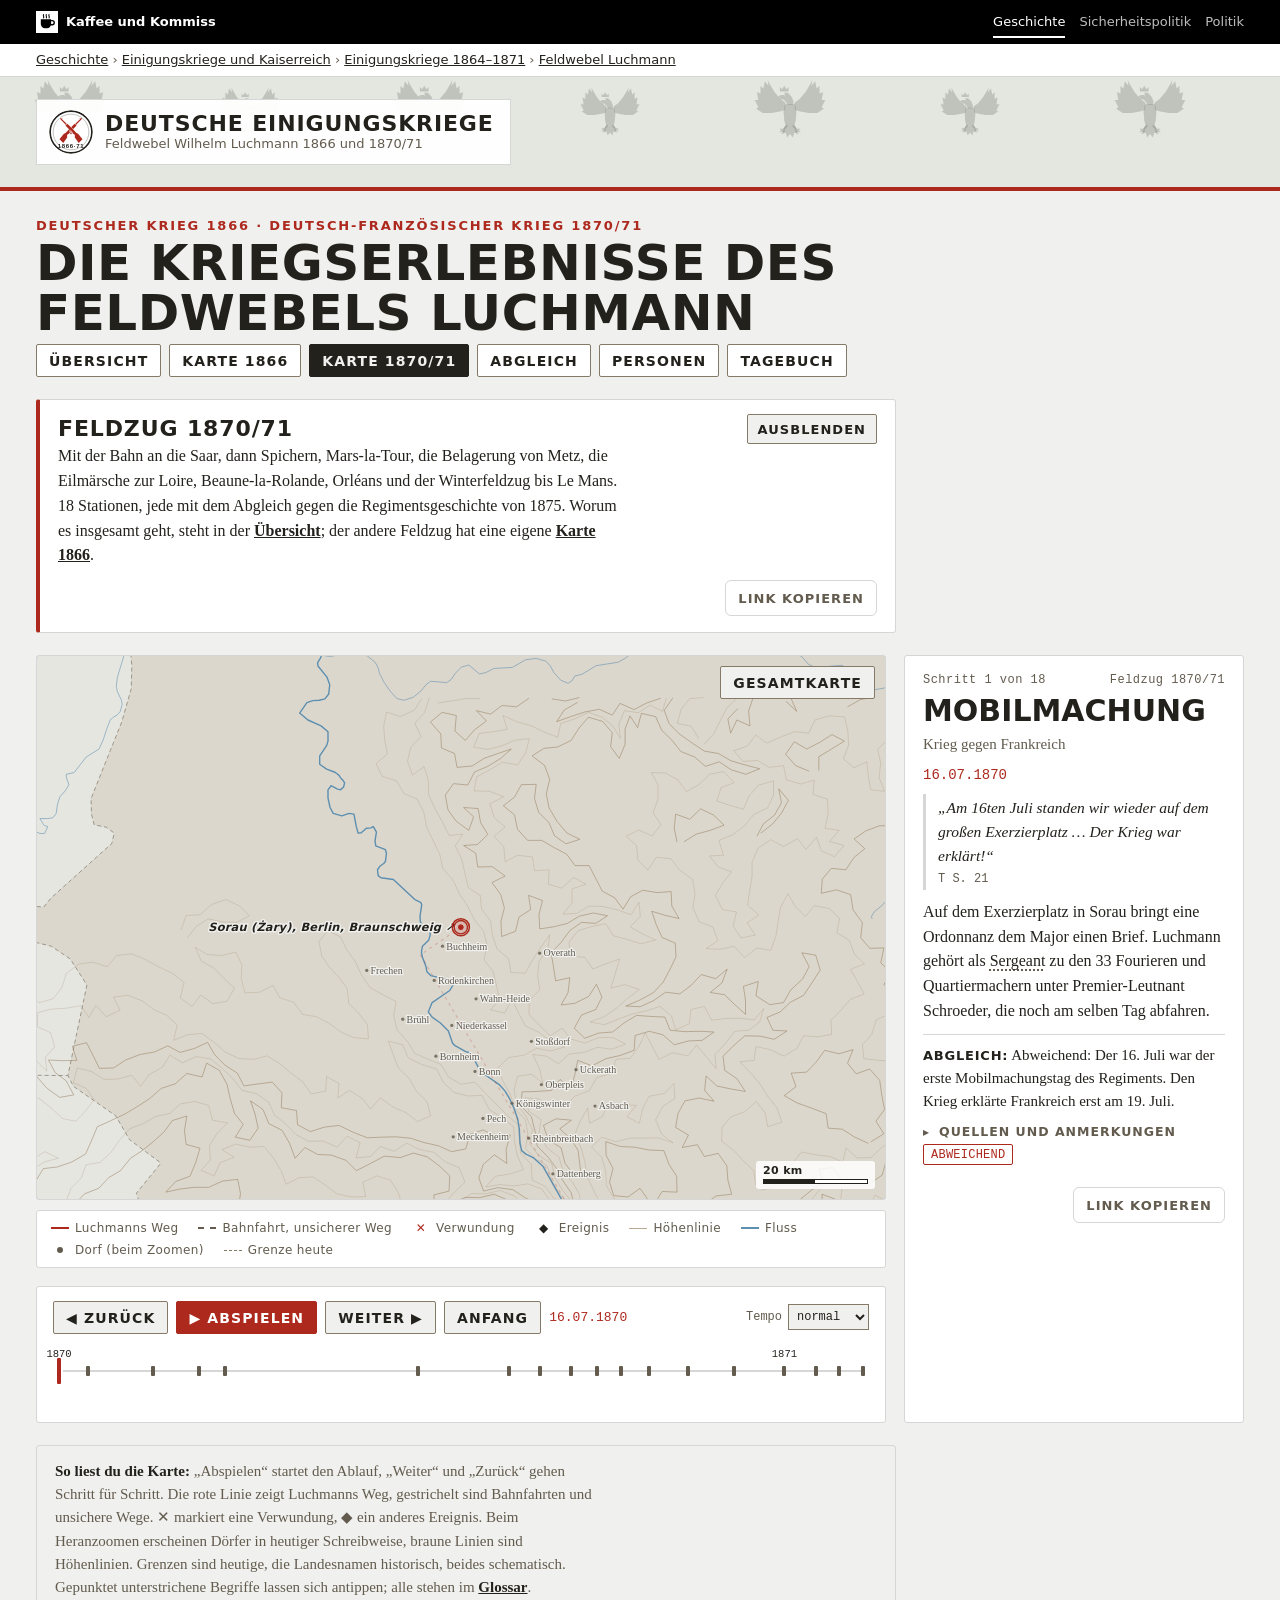
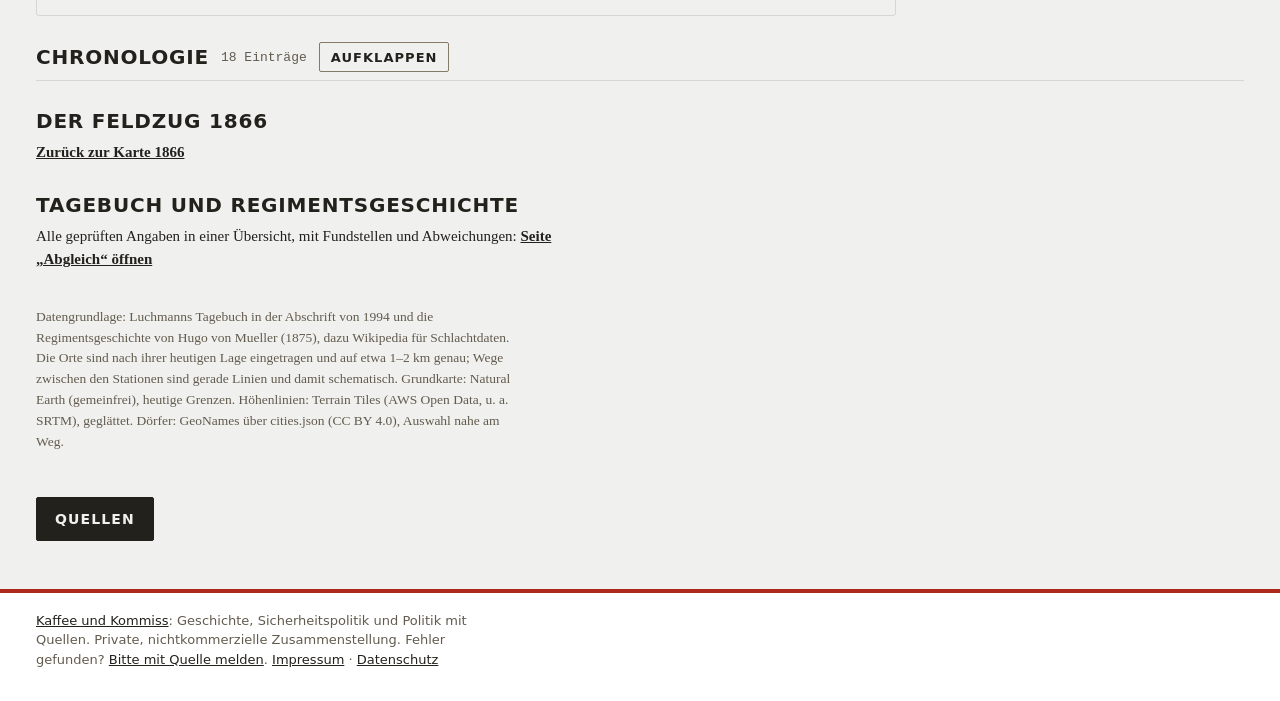
<file: karte-1870.html>
<!doctype html>
<html lang="de" class="kk-b-gesch kk-breit">
<head>
<meta charset="utf-8">
<meta name="viewport" content="width=device-width, initial-scale=1, viewport-fit=cover">
<meta name="description" content="Karte 1870/71: Feldwebel Wilhelm Luchmanns Weg 1870–1871 in 18 Stationen, jede mit dem Abgleich gegen die Regimentsgeschichte von 1875.">
<link rel="canonical" href="https://kaffeeundkommiss.github.io/luchmann187071/karte-1870.html">
<meta property="og:type" content="website">
<meta property="og:locale" content="de_DE">
<meta property="og:site_name" content="Geschichte">
<meta property="og:title" content="Karte 1870/71: Feldwebel Luchmann">
<meta property="og:description" content="Karte 1870/71: Feldwebel Wilhelm Luchmanns Weg 1870–1871 in 18 Stationen, jede mit dem Abgleich gegen die Regimentsgeschichte von 1875.">
<meta property="og:url" content="https://kaffeeundkommiss.github.io/luchmann187071/karte-1870.html">
<!-- Vorschau für Linkvorschauen, erzeugt mit werkzeuge/vorschau.js -->
<meta property="og:image" content="https://kaffeeundkommiss.github.io/luchmann187071/vorschau/karte-1870.jpg?v=43ab7df5">
<meta property="og:image:width" content="1200">
<meta property="og:image:height" content="630">
<meta property="og:image:alt" content="Karte 1870/71: Feldwebel Luchmann">
<meta name="twitter:card" content="summary_large_image">
<meta name="twitter:image" content="https://kaffeeundkommiss.github.io/luchmann187071/vorschau/karte-1870.jpg?v=43ab7df5">
<meta name="theme-color" content="#23211C" media="(prefers-color-scheme: light)">
<meta name="theme-color" content="#12110E" media="(prefers-color-scheme: dark)">
<meta name="apple-mobile-web-app-capable" content="yes">
<meta name="mobile-web-app-capable" content="yes">
<meta name="apple-mobile-web-app-title" content="Luchmann 1866–71">
<link rel="icon" href="icons/favicon.svg" type="image/svg+xml">
<link rel="icon" href="icons/favicon-32.png" sizes="32x32" type="image/png">
<link rel="apple-touch-icon" sizes="180x180" href="icons/apple-touch-icon.png">
<link rel="manifest" href="manifest.webmanifest">
<link rel="stylesheet" href="site.css">
<title>Karte 1870/71: Feldwebel Luchmann</title>
<link rel="stylesheet" href="https://kaffeeundkommiss.github.io/schriften/schriften.css">
<link rel="stylesheet" href="basis.css">
<style>
/* Grundgerüst, das auf claude.ai die Artefakt-Hülle liefert */
:root { color-scheme: light; padding-top: env(safe-area-inset-top, 0px); padding-bottom: env(safe-area-inset-bottom, 0px) }
body { margin: 0; font: 14px system-ui, -apple-system, sans-serif }
img { max-width: 100% }
[hidden] { display: none !important }


/* Layout: Karte als Hauptfläche, Detailspalte rechts (mobil darunter), Zeitleiste mit echter Datumsskala, darunter Stationsliste */
:root {
  --paper: #eceee8; --panel: #f6f7f3; --ink: #1d2420; --muted: #5d6861; --rule: #c3c9c1;
  --sea: #b7cdd6; --land-fr: #d6dde9; --land-oe: #ece4c8; --land-de: #dcd7cc; --land-n: #e6e6e1;
  --border: #6f7a72; --j4: #2a5d91; --j6: #3f7a2e; --j10: #b07d0a; --j11: #7a3d8f; --red: #ad281d; --red-soft: rgba(173,40,29,.16); --front: #6e4c2c; --grat: rgba(29,36,32,.07);
  --f-display: "Barlow Condensed", "Arial Narrow", system-ui, sans-serif;
  --f-body: "Source Serif 4", Georgia, "Times New Roman", serif;
  --f-mono: "IBM Plex Mono", ui-monospace, Menlo, Consolas, monospace;
}
@media (prefers-color-scheme: dark) { :root:not([data-theme="light"]) {
  --paper: #121614; --panel: #181d1a; --ink: #e2e6e1; --muted: #98a39b; --rule: #313a35;
  --sea: #0e1518; --land-fr: #1f2b3c; --land-oe: #37311d; --land-de: #312f2b; --land-n: #26272a;
  --border: #7d8a82; --j4: #6fa3e0; --j6: #7dbb5f; --j10: #e0b33c; --j11: #c08ad6; --red: #e4533f; --red-soft: rgba(228,83,63,.2); --front: #c29462; --grat: rgba(226,230,225,.05);
  color-scheme: dark } }
:root[data-theme="dark"] {
  --paper: #121614; --panel: #181d1a; --ink: #e2e6e1; --muted: #98a39b; --rule: #313a35;
  --sea: #0e1518; --land-fr: #1f2b3c; --land-oe: #37311d; --land-de: #312f2b; --land-n: #26272a;
  --border: #7d8a82; --j4: #6fa3e0; --j6: #7dbb5f; --j10: #e0b33c; --j11: #c08ad6; --red: #e4533f; --red-soft: rgba(228,83,63,.2); --front: #c29462; --grat: rgba(226,230,225,.05);
  color-scheme: dark }

* { box-sizing: border-box }
body { background: var(--paper); color: var(--ink); font: 400 16px/1.55 var(--f-body); }
.wrap { max-width: 1240px; margin: 0 auto; padding-block: 28px 48px;
  padding-left: max(16px, env(safe-area-inset-left, 0px)); padding-right: max(16px, env(safe-area-inset-right, 0px));
  display: grid; grid-template-columns: minmax(0, 1fr); gap: 22px; }
.wrap > * { min-width: 0 }
header { display: grid; gap: 6px }
.brand { display: flex; align-items: center; gap: 16px }
.brand-text { display: grid; gap: 6px; min-width: 0 }
nav.pages { display: flex; gap: 8px; flex-wrap: wrap }
nav.pages a { font: 600 14px/1 var(--f-display); letter-spacing: .08em; text-transform: uppercase; color: var(--ink); text-decoration: none;
  border: 1px solid var(--border); border-radius: 2px; padding: 9px 12px 8px; background: var(--panel) }
nav.pages a[aria-current="page"] { background: var(--ink); color: var(--paper); border-color: var(--ink) }
nav.pages a:focus-visible { outline: 2px solid var(--red); outline-offset: 2px }
.more { margin: 0; font-size: 15px } .more a { color: var(--ink); font-weight: 600 }
.logo { width: 76px; height: 76px; flex: none }
.logo-ring { fill: var(--panel); stroke: var(--ink); stroke-width: 3 }
.logo-inner { fill: none; stroke: var(--ink); stroke-width: 1; opacity: .5 }
.logo-plane { fill: var(--red) }
.logo-text { fill: var(--ink); font: 700 12.5px var(--f-display); letter-spacing: .16em }
@media (max-width: 560px) { .logo { width: 56px; height: 56px } .brand { gap: 12px } }
.eyebrow { font: 600 13px/1 var(--f-display); letter-spacing: .14em; text-transform: uppercase; color: var(--red) }
h1, .h1 { font: 700 clamp(30px, 5vw, 50px)/1 var(--f-display); letter-spacing: .01em; margin: 0; text-wrap: balance; text-transform: uppercase }
.lede { margin: 4px 0 0; max-width: 68ch; color: var(--muted) }
.intro { background: var(--panel); border: 1px solid var(--rule); border-left: 4px solid var(--red); border-radius: 3px; padding: 14px 18px 16px; display: grid; gap: 8px; max-width: 860px }
.intro h2 { font: 700 22px/1 var(--f-display); text-transform: uppercase; letter-spacing: .04em; margin: 0 }
.intro > summary { list-style: none; cursor: pointer; display: flex; align-items: center; justify-content: space-between; gap: 12px }
.intro > summary::-webkit-details-marker { display: none }
.intro > summary:focus-visible { outline: 2px solid var(--red); outline-offset: 2px }
.intro .tgl { font: 600 13px/1 var(--f-display); letter-spacing: .08em; text-transform: uppercase; border: 1px solid var(--border); border-radius: 2px; padding: 8px 10px 7px; background: var(--paper) }
.intro .tgl .op, .intro:not([open]) .tgl .cl { display: none } .intro:not([open]) .tgl .op { display: inline }
.intro:not([open]) { padding-bottom: 14px }
.intro p { margin: 0 } .intro .how { font-size: 15px; color: var(--muted) } .intro .how b { color: var(--ink); font-weight: 600 } .intro a { color: var(--ink); font-weight: 600 }
.hinweise { border: 1px solid var(--rule); border-radius: 3px; padding: 14px 18px 16px; display: grid; gap: 8px; max-width: 860px }
.hinweise p { margin: 0; font-size: 15px; color: var(--muted) } .hinweise b { color: var(--ink); font-weight: 600 } .hinweise a { color: var(--ink); font-weight: 600 }
.side-label { font-family: var(--f-display); font-weight: 700; letter-spacing: .12em; text-transform: uppercase; fill: var(--front); paint-order: stroke; stroke: var(--paper); stroke-linejoin: round; pointer-events: none; transition: opacity .3s }
.side-ic { pointer-events: none; transition: opacity .3s; opacity: 0 }
.legend-m { display: none }

/* Zeitleiste fest unter der Karte; der Schrittbereich steht rechts daneben und darf länger sein, ohne die Zeitleiste zu verschieben */
.stage { display: grid; grid-template-columns: minmax(0, 1fr) 340px; grid-template-rows: auto auto 1fr; gap: 18px; align-items: start }
.stage > .map { grid-column: 1; grid-row: 1 }
.stage > .legend-bar { grid-column: 1; grid-row: 2 }
.stage > .controls { grid-column: 1; grid-row: 3 }
/* Feste Höhe des Schrittbereichs: längere Texte scrollen darin, damit nichts darunter springt */
.stage > .panel { grid-column: 2; grid-row: 1 / span 3; align-self: stretch; contain: size; overflow-y: auto; overscroll-behavior: contain; align-content: start }
@media (max-width: 900px) { .stage { grid-template-columns: minmax(0, 1fr); grid-template-rows: none }
  .stage > .map, .stage > .legend-bar, .stage > .controls, .stage > .panel { grid-column: 1; grid-row: auto }
  .stage > .panel { align-self: start; height: 400px } }

.map { position: relative; background: var(--sea); border: 1px solid var(--rule); border-radius: 3px; overflow: hidden }
.map svg { display: block; width: 100%; height: auto; aspect-ratio: 1000 / 640; max-width: 100%; touch-action: manipulation }
@media (max-width: 640px) { .map svg { aspect-ratio: 1 / 1 } }
.c-250 { fill: var(--land-fr) } .c-056 { fill: var(--land-be) } .c-826 { fill: var(--land-uk) } .c-528 { fill: var(--land-nl) } .c-442 { fill: var(--land-lu) } .c-276 { fill: var(--land-de) }
.country { stroke: var(--border); stroke-width: 1.3; vector-effect: non-scaling-stroke; stroke-linejoin: round }
.al { fill: var(--land-de); stroke: var(--land-de); stroke-width: .6; vector-effect: non-scaling-stroke }
.alline { fill: none; stroke: var(--border); stroke-width: 1.3; stroke-dasharray: 5 3; vector-effect: non-scaling-stroke }
.grat { fill: none; stroke: var(--grat); stroke-width: 1; vector-effect: non-scaling-stroke }
.front { fill: none; stroke: var(--front); stroke-width: 2.4; vector-effect: non-scaling-stroke; transition: opacity .7s; opacity: 0; stroke-linejoin: round }
.front.on { opacity: .85 }
.front-teeth { fill: none; stroke: var(--front); stroke-width: 6; stroke-dasharray: 1.5 7; vector-effect: non-scaling-stroke; opacity: 0; transition: opacity .7s }
.front-teeth.on { opacity: .45 }
.cont-minor, .cont-major { fill: none; stroke: #8a6f4e; vector-effect: non-scaling-stroke; stroke-linejoin: round }
.cont-minor { stroke-opacity: .28; stroke-width: .6 } .cont-major { stroke-opacity: .45; stroke-width: .9 }
.river-l { fill: none; stroke: #5d8fb0; stroke-width: 1.4; vector-effect: non-scaling-stroke; stroke-linejoin: round; stroke-linecap: round }
.riv-lab { fill: #3f6f91; font-family: var(--f-body); font-style: italic; paint-order: stroke; stroke: var(--paper); stroke-linejoin: round }
.vil circle { fill: var(--ink); opacity: .55 } .vil text { fill: var(--ink); opacity: .75; font-family: var(--f-body); paint-order: stroke; stroke: var(--paper); stroke-linejoin: round }
#villages { transition: opacity .4s }
.city circle { fill: var(--muted) }
.city text, .clabel { fill: var(--muted); font-family: var(--f-display); paint-order: stroke; stroke: var(--paper); stroke-width: 3px; stroke-linejoin: round }
.clabel { fill: var(--ink); opacity: .62; letter-spacing: .2em; font-weight: 700; stroke: none }
.emb { pointer-events: auto }
.emb-ring { stroke: rgba(0,0,0,.35); stroke-width: .4 }
.route-all { fill: none; stroke: var(--red); stroke-opacity: .28; stroke-width: 1.2; stroke-dasharray: 3 4; vector-effect: non-scaling-stroke }
.route-done { fill: none; stroke: var(--red); stroke-width: 2.6; vector-effect: non-scaling-stroke; stroke-linecap: round; stroke-linejoin: round }
.trk path { fill: none; stroke: var(--c); vector-effect: non-scaling-stroke; stroke-linecap: round; stroke-linejoin: round }
.trk-solid { stroke-width: 2.2 } .trk-dash { stroke-width: 2; stroke-dasharray: 5 4 }
.trk-jg .trk-solid { stroke-width: 2.8 }
.trk path.trk-old { stroke-opacity: .28; stroke-width: 1.6 }
.trk-dot { fill: var(--c); stroke: var(--paper); stroke-width: 1.2; vector-effect: non-scaling-stroke; cursor: pointer }
.trk-plane { fill: var(--c); stroke: var(--paper); stroke-width: .9; paint-order: stroke; stroke-linejoin: round; cursor: pointer }
#cur { transition: none }
.trk { transition: opacity .6s } .trk.merged { opacity: .45 }
.mk { opacity: 0; transition: opacity .4s; cursor: pointer } .mk.on { opacity: 1 }
.mk-wnd .mk-x { stroke: var(--red); stroke-width: 2.4 }
.mk-x.mk-d { fill: var(--ink); stroke: var(--paper); stroke-width: 1; vector-effect: non-scaling-stroke }
.mk-x { stroke: var(--ink); stroke-width: 1.8; vector-effect: non-scaling-stroke; fill: none }
.mk-sym { fill: var(--ink); font-family: var(--f-body); font-weight: 600; paint-order: stroke; stroke: var(--paper); stroke-width: 3px; stroke-linejoin: round }
.ev-label { fill: var(--ink); font-family: var(--f-display); font-weight: 600; paint-order: stroke; stroke: var(--paper); stroke-linejoin: round }
.off-arrow { fill: var(--red) }
.off-label { font-family: var(--f-display); font-weight: 700; fill: var(--ink); paint-order: stroke; stroke: var(--paper); stroke-linejoin: round }
.cur-ring { fill: var(--red-soft); stroke: var(--red); stroke-width: 1.2; vector-effect: non-scaling-stroke }
.cur-label { font-family: var(--f-display); font-weight: 700; fill: var(--ink); paint-order: stroke; stroke: var(--paper); stroke-linejoin: round }
@keyframes pulse { 0% { transform: scale(.6); opacity: .9 } 100% { transform: scale(1.8); opacity: 0 } }
.pulse { transform-box: fill-box; transform-origin: center; animation: pulse 2s ease-out infinite; fill: none; stroke: var(--red); vector-effect: non-scaling-stroke; stroke-width: 1.5 }

.legend { position: absolute; left: 10px; bottom: 10px; background: color-mix(in srgb, var(--panel) 88%, transparent); border: 1px solid var(--rule);
  border-radius: 3px; padding: 7px 10px; font: 500 12px/1.5 var(--f-display); letter-spacing: .03em; display: grid; gap: 2px; color: var(--muted) }
.legend i { display: inline-block; width: 18px; height: 0; vertical-align: middle; margin-right: 6px; border-top: 2.5px solid var(--red) }
.legend i.f { border-top-color: var(--front) } .legend i.u { border-top-color: var(--c) } .legend span { white-space: nowrap } .legend .lp { display: inline-block; width: 18px; height: 14px; vertical-align: middle; margin-right: 6px } .legend i.d { border-top: 2px dashed var(--muted) } .legend i.b { border-top: 1.5px dashed var(--border) }
.legend .x.w { color: var(--red) }
.legend i.r { border-top: 2px solid #5d8fb0 } .legend i.h { border-top: 1.5px solid rgba(138,111,78,.6) } .legend .x.v { color: var(--muted) }
.legend .x { display: inline-block; width: 18px; margin-right: 6px; text-align: center; color: var(--ink); font-weight: 700 }
.legend .k { font-family: var(--f-body); font-weight: 700; font-size: 14px; line-height: 1 }
.legend i.sw { height: 10px; width: 12px; border: 1px solid var(--border) }
.legend { grid-template-columns: auto auto; column-gap: 14px }
@media (max-width: 560px) { .legend { position: static; border: 0; border-top: 1px solid var(--rule); border-radius: 0; grid-template-columns: 1fr 1fr } }
.mapbtn { position: absolute; right: 10px; top: 10px; }
/* Maßstabsleiste: Länge folgt der Vergrößerung (draw) */
.massstab { position: absolute; right: 10px; bottom: 10px; pointer-events: none; font: 600 11px/1 var(--f-display); letter-spacing: .03em; color: var(--ink);
  background: color-mix(in srgb, var(--panel) 85%, transparent); padding: 4px 7px 5px; border-radius: 3px }
.massstab .ms-bar { display: block; height: 5px; margin-top: 3px; border: 1px solid var(--ink); background: linear-gradient(90deg, var(--ink) 50%, var(--panel) 50%) }
.legend.legend-bar { position: static; display: flex; flex-wrap: wrap; gap: 4px 20px; padding: 8px 14px; background: var(--panel); margin-top: -8px }

.panel { background: var(--panel); border: 1px solid var(--rule); border-radius: 3px; padding: 18px 18px 16px; display: grid; gap: 10px; min-width: 0 }
.count { font: 500 12px/1 var(--f-mono); color: var(--muted); letter-spacing: .04em; display: flex; justify-content: space-between }
.panel h2 { font: 700 30px/1.02 var(--f-display); margin: 0; text-transform: uppercase; text-wrap: balance }
.sub { color: var(--muted); font-size: 15px; margin-top: -4px }
.dates { font: 500 14px/1.3 var(--f-mono); color: var(--red); font-variant-numeric: tabular-nums }
.chip { display: inline-block; font: 600 12px/1 var(--f-display); letter-spacing: .1em; text-transform: uppercase; border: 1px solid var(--rule); padding: 5px 7px 4px; border-radius: 2px; color: var(--muted) }
.panel p { margin: 0 }
.panel h2.kia-t, .kia-t { color: var(--red) }
.uchip { display: inline-block; font: 600 12px/1 var(--f-display); letter-spacing: .06em; text-transform: uppercase; padding: 4px 7px 3px 6px; border-radius: 2px;
  border: 1px solid var(--rule); border-left: 4px solid var(--c); color: var(--ink); white-space: nowrap }
#pUnits { display: flex; flex-wrap: wrap; gap: 6px }
#pPersons { display: grid; gap: 8px; border-top: 1px solid var(--rule); padding-top: 10px }
.pp { font-size: 14.5px; display: grid; gap: 4px; justify-items: start } .pp .chips { display: flex; flex-wrap: wrap; gap: 5px } .pp b { font-weight: 600 } .pp span { color: var(--muted) }
.pp.is-kia b, .person.is-kia > b { color: var(--red) }
.persons { display: grid; gap: 10px }
.person-grid { display: grid; grid-template-columns: repeat(auto-fill, minmax(250px, 1fr)); gap: 14px 22px }
.person { display: grid; gap: 4px; align-content: start; font-size: 14.5px; padding: 10px 12px; border: 1px solid var(--rule); border-radius: 3px; background: var(--panel); min-width: 0 }
.person[role="button"] { cursor: pointer } .person[role="button"]:hover { border-color: var(--border) }
.person:focus-visible { outline: 2px solid var(--red); outline-offset: 2px }
.person > b { font: 700 17px/1.2 var(--f-display); letter-spacing: .03em; text-transform: uppercase }
.person .chips { display: flex; flex-wrap: wrap; gap: 5px }
.person span { color: var(--muted) } .person .fate { color: var(--ink) }
.person.is-kia { border-left: 3px solid var(--red) }
.tod { font-size: 14px; color: var(--muted) } .tod b { color: var(--ink); font-weight: 600 }
.tod-k b, .tod-s b { color: var(--red) }
table.others { min-width: 0 } table.others tr { cursor: default } table.others tr:hover td { background: none }
@media (max-width: 600px) { table.others tr { grid-template-columns: 1fr } table.others td:first-child { padding-top: 4px } }
.event { border-top: 1px solid var(--rule); padding-top: 9px; font-size: 15px }
.event b { font-family: var(--f-mono); font-weight: 500; font-size: 13px; color: var(--ink); display: block }
.note { font-size: 13.5px; color: var(--muted); font-style: italic }

.controls { display: grid; gap: 10px; background: var(--panel); border: 1px solid var(--rule); border-radius: 3px; padding: 14px 16px 12px }
.btns { display: flex; gap: 8px; align-items: center; flex-wrap: wrap }
.btns-main, .btns-sub { display: flex; gap: 8px; align-items: center }
.btns-sub { flex: 1 1 auto }
button { font: 600 14px/1 var(--f-display); letter-spacing: .08em; text-transform: uppercase; color: var(--ink); background: var(--paper);
  border: 1px solid var(--border); border-radius: 2px; padding: 9px 12px 8px; cursor: pointer }
button:hover { border-color: var(--ink) }
button:focus-visible { outline: 2px solid var(--red); outline-offset: 2px }
button.primary { background: var(--red); border-color: var(--red); color: #fff; min-width: 108px }
.speed { margin-left: auto; font: 500 12px var(--f-mono); color: var(--muted); display: flex; gap: 6px; align-items: center }
@media (max-width: 640px) {
  /* Handy: Karte, direkt darunter Zurück/Abspielen/Weiter, dann der Schritttext; Datum, Tempo, Zeitleiste und Legende folgen danach */
  .stage { display: flex; flex-direction: column; gap: 10px; align-items: stretch }
  .stage > .map { order: 1 } .stage > .controls { display: contents } .controls > .btns { display: contents }
  .btns-main { order: 2; display: grid; grid-template-columns: 1fr 1.25fr 1fr; gap: 8px }
  .stage > .panel { order: 3; height: auto; contain: none; overflow: visible }
  .btns-sub { order: 4; display: grid; grid-template-columns: 1fr 1fr 1fr; gap: 8px; align-items: center; margin-top: 6px }
  .controls > .ruler { order: 5; margin: 0 10px }
  .legend-m { order: 6; display: block; background: var(--panel); border: 1px solid var(--rule); border-radius: 3px; padding: 10px 14px }
  .legend-m > summary { cursor: pointer; font: 600 14px/1.2 var(--f-display); letter-spacing: .08em; text-transform: uppercase; min-height: 28px; display: flex; align-items: center }
  .legend-m .legend { position: static; border: 0; background: none; padding: 8px 0 0; grid-template-columns: 1fr 1fr }
  .stage > .legend-bar { display: none }
  .btns-main button, .btns-sub button { min-height: 44px; padding-inline: 4px; white-space: nowrap; letter-spacing: .04em; font-size: 13px }
  .btns { display: grid; grid-template-columns: 1fr 1fr 1fr; }
  .btns button { min-height: 44px; padding-inline: 4px; white-space: nowrap; letter-spacing: .04em; font-size: 13px }
  #reset { grid-column: 1 } .nowdate { grid-column: 2; text-align: center } .speed { grid-column: 3; margin-left: 0; justify-content: flex-end }
  .speed select { min-height: 40px }
  .ruler .tick { width: 10px; margin-left: -5px; height: 26px; top: 10px }
  .ruler .tick::after { left: 3px; top: 8px }
  .panel h2 { font-size: 26px }
  .mapbtn { padding: 8px 10px 7px; font-size: 13px }
}
.speed select { font: inherit; color: var(--ink); background: var(--paper); border: 1px solid var(--border); padding: 4px }

.ruler { position: relative; height: 62px; margin: 4px 6px 0 }
.ruler .axis { position: absolute; left: 0; right: 0; top: 22px; height: 2px; background: var(--rule) }
.ruler .prog { position: absolute; left: 0; top: 22px; height: 2px; background: var(--red) }
.ruler .playhead { position: absolute; top: 10px; width: 4px; height: 26px; margin-left: -2px; background: var(--red); border-radius: 1px; pointer-events: none; box-shadow: 0 0 0 2px var(--panel) }
.nowdate { font: 500 13px var(--f-mono); color: var(--red); font-variant-numeric: tabular-nums; min-width: 9.5ch }
.ruler .tick { position: absolute; top: 14px; width: 8px; height: 18px; margin-left: -4px; padding: 0; border: 0; background: none; cursor: pointer }
.ruler .tick::after { content: ""; position: absolute; left: 2px; top: 4px; width: 4px; height: 10px; background: var(--muted); border-radius: 1px }
.ruler .tick.visited::after { background: var(--red) }
.ruler .month { position: absolute; top: 34px; font: 500 11px var(--f-mono); color: var(--muted); transform: translateX(-50%); white-space: nowrap }
.ruler .month.y { color: var(--ink); top: 0 }
.ruler .mt { position: absolute; top: 24px; width: 1px; height: 6px; background: var(--rule) }

.list { overflow-x: auto }
@media (max-width: 600px) {
  table { min-width: 0 } thead { display: none }
  tr { display: grid; grid-template-columns: 2.4em minmax(0, 1fr); border-bottom: 1px solid var(--rule); padding: 8px 0 }
  .list td { border: 0; padding: 1px 6px } .list td.n { grid-row: span 3; padding-top: 3px }
  .list td:last-child { padding-top: 4px }
}
table { border-collapse: collapse; width: 100%; min-width: 620px; font-size: 15px }
th { font: 600 12px/1 var(--f-display); letter-spacing: .12em; text-transform: uppercase; color: var(--muted); text-align: left; padding: 8px 10px; border-bottom: 1.5px solid var(--ink) }
td { padding: 8px 10px; border-bottom: 1px solid var(--rule); vertical-align: top }
td.n, td.d { font: 400 13px/1.5 var(--f-mono); font-variant-numeric: tabular-nums; white-space: nowrap; color: var(--muted) }
tr { cursor: pointer } tr:hover td { background: var(--red-soft) }
tr.cur td { background: var(--red-soft) } tr.cur td.n { color: var(--red); font-weight: 500 }
td b { font-weight: 600 }
h3 { font: 700 20px/1 var(--f-display); text-transform: uppercase; letter-spacing: .04em; margin: 8px 0 0 }
.chron > summary { display: flex; align-items: baseline; gap: 12px; cursor: pointer; list-style: none; padding: 4px 0 8px; border-bottom: 1px solid var(--rule) }
.chron > summary::-webkit-details-marker { display: none }
.chron > summary h3 { margin: 0 }
.chron > summary .cnt { font: 500 13px/1 var(--f-mono); color: var(--muted) }
.chron > summary { align-items: center; flex-wrap: wrap }
.chron > summary .tgl { font: 600 13px/1 var(--f-display); letter-spacing: .08em; text-transform: uppercase; color: var(--ink); background: var(--paper);
  border: 1px solid var(--border); border-radius: 2px; padding: 8px 11px 7px }
.chron > summary:hover .tgl { border-color: var(--ink) }
.chron .tgl .cl, .chron[open] .tgl .op { display: none } .chron[open] .tgl .cl { display: inline }
.chron > summary:hover h3, .chron > summary:focus-visible h3 { color: var(--red) }
.chron > summary:focus-visible { outline: 2px solid var(--red); outline-offset: 2px }
.insignia { display: grid; gap: 10px }
.ins-grid { display: grid; grid-template-columns: repeat(auto-fill, minmax(260px, 1fr)); gap: 12px 22px }
.ins { display: flex; gap: 12px; align-items: flex-start; font-size: 14.5px; min-width: 0 }
.ins svg { width: 40px; height: 40px; flex: none }
.ins b { display: block; font: 600 15px/1.3 var(--f-display); letter-spacing: .06em; text-transform: uppercase }
.ins span { color: var(--muted) }
.sources { font-size: 13.5px; color: var(--muted); max-width: 36em }
.sources a { color: var(--ink) }
.src { font-size: 13.5px; color: var(--muted); display: grid; gap: 6px; border-top: 1px solid var(--rule); padding-top: 9px }
.src a { color: var(--ink) } .src .refs { line-height: 1.45; display: grid; gap: 3px }
.bel { justify-self: start; font: 500 12px/1 var(--f-mono); letter-spacing: .02em; padding: 4px 7px 3px; border-radius: 2px; border: 1px solid var(--border); color: var(--ink) }
.bel-1 { border-style: dashed } .bel-x { border-color: var(--red); color: var(--red) }
ol.srclist { font-size: 13.5px; color: var(--muted); max-width: 90ch; margin: 4px 0 0; padding-left: 2.6em; display: grid; gap: 3px }
ol.srclist a { color: var(--ink) } ol.srclist li:target { background: var(--red-soft) }
.spur-label { fill: var(--ink); stroke: var(--paper); paint-order: stroke; stroke-linejoin: round; font-family: var(--f-display) }
@media (prefers-reduced-motion: reduce) { .pulse { animation: none } .front, .mk, .trk { transition: none } }

/* Luchmann-Karte */
.country { stroke: none }
.g-fr { fill: var(--land-fr) } .g-oe { fill: var(--land-oe) } .g-de { fill: var(--land-de) } .g-n { fill: var(--land-n) }
.borders { fill: none; stroke: var(--border); stroke-width: 1; stroke-dasharray: 4 3; vector-effect: non-scaling-stroke; opacity: .7 }
.river-s { fill: none; stroke: #5d8fb0; stroke-width: .8; vector-effect: non-scaling-stroke; opacity: .7 }
:root { --s: 1 }
.riv-lab { font-size: calc(var(--s) * 12px); stroke-width: calc(var(--s) * 3px) }
.clabel { font-size: calc(var(--s) * 15px); opacity: .45 }
.route-all { stroke-opacity: .22 }
#trkSolid, #trkDash, #trkOld { fill: none; stroke: var(--red); vector-effect: non-scaling-stroke; stroke-linecap: round; stroke-linejoin: round }
#trkSolid { stroke-width: 2.8 } #trkDash { stroke-width: 2.2; stroke-dasharray: 6 4 } #trkOld { stroke-width: 1.8; stroke-opacity: .3 }
.sc { transform: scale(var(--s)) }
.pl { opacity: 0; transition: opacity .35s } .pl.on { opacity: 1 } .pl-big { opacity: .75 }
.pl circle { fill: var(--ink); stroke: var(--paper); stroke-width: 1 } .pl-big circle { fill: var(--muted) }
.pl-route.on circle { fill: var(--red) }
.pl text { font: 600 12px var(--f-display); letter-spacing: .02em; fill: var(--ink); paint-order: stroke; stroke: var(--paper); stroke-width: 3px; stroke-linejoin: round }
.pl-big text { fill: var(--muted); font-weight: 500 }
.mk .mk-sym { font-size: 15px } .mk-w .mk-sym { fill: var(--red) }
.cur-ring { stroke-width: 1.4 }
.legend i.o { border-top: 2px solid var(--red); opacity: .35 }
.zitat { margin: 0; padding: 2px 0 2px 12px; border-left: 3px solid var(--rule); font-style: italic; font-size: 15.5px }
.zitat cite { display: block; margin-top: 4px; font: 500 12px/1.3 var(--f-mono); font-style: normal; color: var(--muted) }
.check { font-size: 15px; border-top: 1px solid var(--rule); padding-top: 9px } .check b { font-family: var(--f-display); letter-spacing: .06em; text-transform: uppercase; font-size: 13px }
.bel-2 { border-color: #3f7a2e; color: #3f7a2e } .bel-x { border-color: var(--red); color: var(--red) } .bel-s { border-style: dashed; color: var(--muted) }
@media (prefers-color-scheme: dark) { :root:not([data-theme="light"]) .bel-2 { border-color: #7dbb5f; color: #7dbb5f } }
:root[data-theme="dark"] .bel-2 { border-color: #7dbb5f; color: #7dbb5f }
.src .refs span { display: block }
.ruler .month { font-size: 10.5px }
/* Detailkarten je Feldzug */
.cont-minor { stroke-opacity: .32 } .cont-major { stroke-opacity: .5 }
.vil circle { fill: var(--muted); opacity: .8 }
.vil text { font: 400 10.5px var(--f-body); fill: var(--muted); paint-order: stroke; stroke: var(--paper); stroke-width: 2.5px; stroke-linejoin: round; opacity: 1 }
.legend i.v { width: 6px; height: 6px; border: 0; border-radius: 50%; background: var(--muted); margin: 0 12px 0 6px }
.pl-rand text { font-style: italic }
</style>
<link rel="stylesheet" href="bereich.css">
</head>
<body>
<div class="kk-leiste"><div class="kk-in">
  <a class="kk-haus" href="https://kaffeeundkommiss.github.io/"><img src="kk-tasse.svg" alt="" width="22" height="22"><span>Kaffee und Kommiss</span></a>
  <nav class="kk-bereiche" aria-label="Bereiche"><a href="https://kaffeeundkommiss.github.io/geschichte/" aria-current="true">Geschichte</a><a href="https://kaffeeundkommiss.github.io/sicherheitspolitik/"><span class="kk-lang">Sicherheitspolitik</span><span class="kk-kurz">Sicherheit</span></a><a href="https://kaffeeundkommiss.github.io/politik/">Politik</a></nav>
</div></div>
<nav class="kk-pfad" aria-label="Pfad"><div class="kk-in"><a href="https://kaffeeundkommiss.github.io/geschichte/">Geschichte</a> › <a href="https://kaffeeundkommiss.github.io/geschichte/einigungskriege-kaiserreich/">Einigungskriege und Kaiserreich</a> › <a href="https://kaffeeundkommiss.github.io/geschichte/einigungskriege/">Einigungskriege 1864–1871</a> › <a href="./">Feldwebel Luchmann</a></div></nav>
<div class="kk-kopf"><div class="kk-in">
  <a class="kk-schild" href="https://kaffeeundkommiss.github.io/geschichte/einigungskriege/"><img src="icons/favicon.svg" alt="" width="44" height="44"><span><span class="kk-name" style="display:block">Deutsche Einigungskriege</span><span class="kk-unter" style="display:block">Feldwebel Wilhelm Luchmann 1866 und 1870/71</span></span></a>
</div></div>
<main class="wrap" id="inhalt">
  <header>
    <div class="brand">
      <div class="brand-text">
        <div class="eyebrow">Deutscher Krieg 1866 · Deutsch-Französischer Krieg 1870/71</div>
        <h1>Die Kriegserlebnisse des Feldwebels Luchmann</h1>
      </div>
    </div>
    <nav class="pages" aria-label="Seiten">
      <a href="index.html">Übersicht</a>
      <a href="karte-1866.html">Karte 1866</a>
      <a href="karte-1870.html" aria-current="page">Karte 1870/71</a>
      <a href="abgleich.html">Abgleich</a>
      <a href="personen.html">Personen</a>
      <a href="tagebuch.html">Tagebuch</a>
    </nav>
  </header>

  <details class="intro" id="intro" open>
    <summary><h2>Feldzug 1870/71</h2><span class="tgl" aria-hidden="true"><span class="op">Einblenden</span><span class="cl">Ausblenden</span></span></summary>
    <p>Mit der Bahn an die Saar, dann Spichern, Mars-la-Tour, die Belagerung von Metz, die Eilmärsche zur Loire, Beaune-la-Rolande, Orléans und der Winterfeldzug bis Le Mans. 18 Stationen, jede mit dem Abgleich gegen die Regimentsgeschichte von 1875. Worum es insgesamt geht, steht in der <a href="index.html">Übersicht</a>; der andere Feldzug hat eine eigene <a href="karte-1866.html">Karte 1866</a>.</p>
  </details>

  <section class="stage">
    <div class="map" id="map">
      <svg id="svg" viewBox="0 0 1000 721" role="img" aria-label="Karte von Nordfrankreich und dem Rheinland mit Wilhelm Luchmanns Weg 1870 und 1871">
        <rect x="-900" y="-900" width="2800" height="2521" fill="var(--sea)"/>
        <path class="grat" id="grat"/>
        <g id="countries"></g>
        <g id="relief" aria-hidden="true"><path class="cont-minor" id="contMinor"/><path class="cont-major" id="contMajor"/></g>
        <path class="borders" id="borders"/>
        <path class="river-s" id="riverS"/>
        <path class="river-l" id="riverL"/>
        <g id="rivLabels" aria-hidden="true"></g>
        <g id="clabels" aria-hidden="true"></g>
        <g id="villages" aria-hidden="true"></g>
        <path class="route-all" id="routeAll"/>
        <path class="trk-old" id="trkOld"/>
        <path class="trk-dash" id="trkDash"/>
        <path class="trk-solid" id="trkSolid"/>
        <g id="places"></g>
        <g id="events"></g>
        <g id="cur"><g class="sc"><circle class="pulse" r="9"/><circle class="cur-ring" r="7"/></g></g>
      </svg>
      <div class="massstab" id="massstab" aria-hidden="true"><span class="ms-lab" id="msLab"></span><span class="ms-bar" id="msBar"></span></div>
      <button class="mapbtn" id="zoomBtn" type="button" aria-pressed="true">Gesamtkarte</button>
    </div>

    <div class="legend legend-bar" aria-label="Legende">
      <span><i></i>Luchmanns Weg</span>
      <span><i class="d"></i>Bahnfahrt, unsicherer Weg</span>
      <span><b class="x w">✕</b>Verwundung</span>
      <span><b class="x">◆</b>Ereignis</span>
      <span><i class="h"></i>Höhenlinie</span>
      <span><i class="r"></i>Fluss</span>
      <span><i class="v"></i>Dorf (beim Zoomen)</span>
      <span><i class="b"></i>Grenze heute</span>
    </div>
    <section class="controls" aria-label="Zeitleiste">
      <div class="btns">
        <div class="btns-main">
          <button type="button" id="prev" aria-label="Vorheriger Schritt">◀ Zurück</button>
          <button type="button" class="primary" id="play">▶ Abspielen</button>
          <button type="button" id="next" aria-label="Nächster Schritt">Weiter ▶</button>
        </div>
        <div class="btns-sub">
          <button type="button" id="reset">Anfang</button>
          <span class="nowdate" id="nowDate" aria-live="off" title="Dargestelltes Datum"></span>
          <label class="speed" for="speedSel">Tempo
            <select id="speedSel"><option value="5200">langsam</option><option value="3600" selected>normal</option><option value="2200">schnell</option></select>
          </label>
        </div>
      </div>
      <div class="ruler" id="ruler"><div class="axis"></div><div class="prog" id="prog"></div><div class="playhead" id="playhead"></div></div>
    </section>

    <section class="panel" id="panel" aria-label="Ausgewählter Schritt" aria-live="polite">
      <div class="count"><span id="pCount"></span><span id="pFront"></span></div>
      <h2 id="pName"></h2>
      <div class="sub" id="pSub"></div>
      <div class="dates" id="pDates"></div>
      <blockquote class="zitat" id="pQuote"></blockquote>
      <p id="pText"></p>
      <p class="check" id="pCheck"></p>
      <details class="belege" id="pBel">
        <summary>Quellen und Anmerkungen <span class="bel" id="pBelS"></span></summary>
        <div class="belin">
          <p class="note" id="pNote"></p>
          <div class="src" id="pSrc"></div>
        </div>
      </details>
    </section>
    <details class="legend-m" id="legendM"><summary>Legende</summary></details>
  </section>

  <section class="hinweise" aria-label="Hinweise zur Karte">
    <p class="how"><b>So liest du die Karte:</b> „Abspielen“ startet den Ablauf, „Weiter“ und „Zurück“ gehen Schritt für Schritt. Die rote Linie zeigt Luchmanns Weg, gestrichelt sind Bahnfahrten und unsichere Wege. ✕ markiert eine Verwundung, ◆ ein anderes Ereignis. Beim Heranzoomen erscheinen Dörfer in heutiger Schreibweise, braune Linien sind Höhenlinien. Grenzen sind heutige, die Landesnamen historisch, beides schematisch. Gepunktet unterstrichene Begriffe lassen sich antippen; alle stehen im <a href="glossar.html">Glossar</a>.</p>
  </section>

  <section>
    <details class="chron" id="chron">
    <summary><h3>Chronologie</h3><span class="cnt"><span id="chronN"></span> Einträge</span><span class="tgl" aria-hidden="true"><span class="op">Aufklappen</span><span class="cl">Zuklappen</span></span></summary>
    <div class="list">
      <table>
        <thead><tr><th>Nr.</th><th>Datum</th><th>Ereignis / Ort</th><th>Abgleich</th></tr></thead>
        <tbody id="tbody"></tbody>
      </table>
    </div>
    </details>
  </section>


  <section class="persons" aria-labelledby="weH">
    <h3 id="weH">Der Feldzug 1866</h3>
    <p class="more"><a href="karte-1866.html">Zurück zur Karte 1866</a></p>
  </section>
  <section class="persons" aria-labelledby="abH">
    <h3 id="abH">Tagebuch und Regimentsgeschichte</h3>
    <p class="more">Alle geprüften Angaben in einer Übersicht, mit Fundstellen und Abweichungen: <a href="abgleich.html#f1870">Seite „Abgleich“ öffnen</a></p>
  </section>

  <p class="sources">Datengrundlage: Luchmanns Tagebuch in der Abschrift von 1994 und die Regimentsgeschichte von Hugo von Mueller (1875), dazu Wikipedia für Schlachtdaten. Die Orte sind nach ihrer heutigen Lage eingetragen und auf etwa 1–2 km genau; Wege zwischen den Stationen sind gerade Linien und damit schematisch. Grundkarte: Natural Earth (gemeinfrei), heutige Grenzen. Höhenlinien: Terrain Tiles (AWS Open Data, u. a. SRTM), geglättet. Dörfer: GeoNames über cities.json (CC BY 4.0), Auswahl nahe am Weg.</p>
  <p class="qnav"><a class="qbtn" href="quellen-karte.html">Quellen</a></p>
</main>
<script src="karte-daten-1870.js"></script>
<script src="karte.js"></script>
<script src="site.js" defer></script>
<footer class="kk-fuss"><div class="kk-in">
  <p><a href="https://kaffeeundkommiss.github.io/">Kaffee und Kommiss</a>: Geschichte, Sicherheitspolitik und Politik mit Quellen. Private, nichtkommerzielle Zusammenstellung. Fehler gefunden? <a href="https://kaffeeundkommiss.github.io/kontakt/">Bitte mit Quelle melden</a>. <a href="https://kaffeeundkommiss.github.io/kontakt/#impressum">Impressum</a> · <a href="https://kaffeeundkommiss.github.io/kontakt/#datenschutz">Datenschutz</a></p>
</div></footer>
<script src="link-teilen.js?v=1" defer></script>
</body>
</html>
</file>
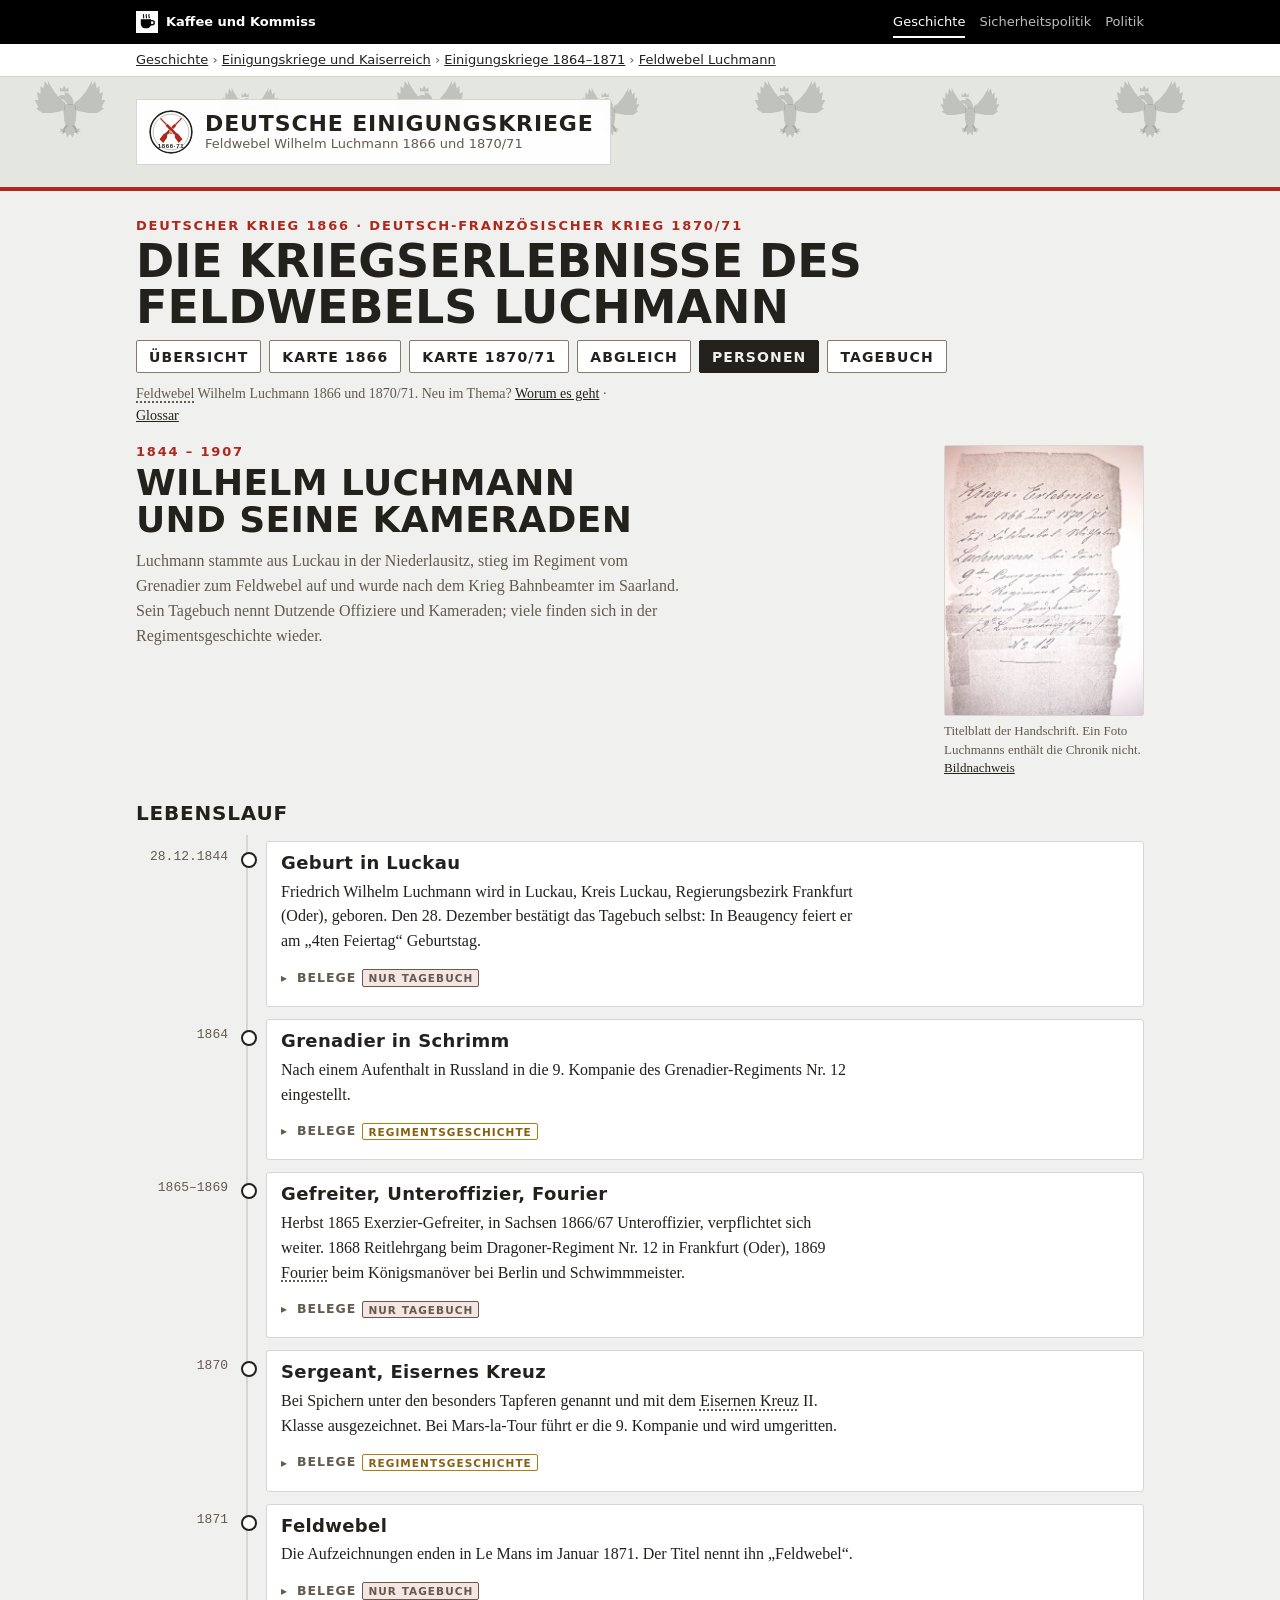
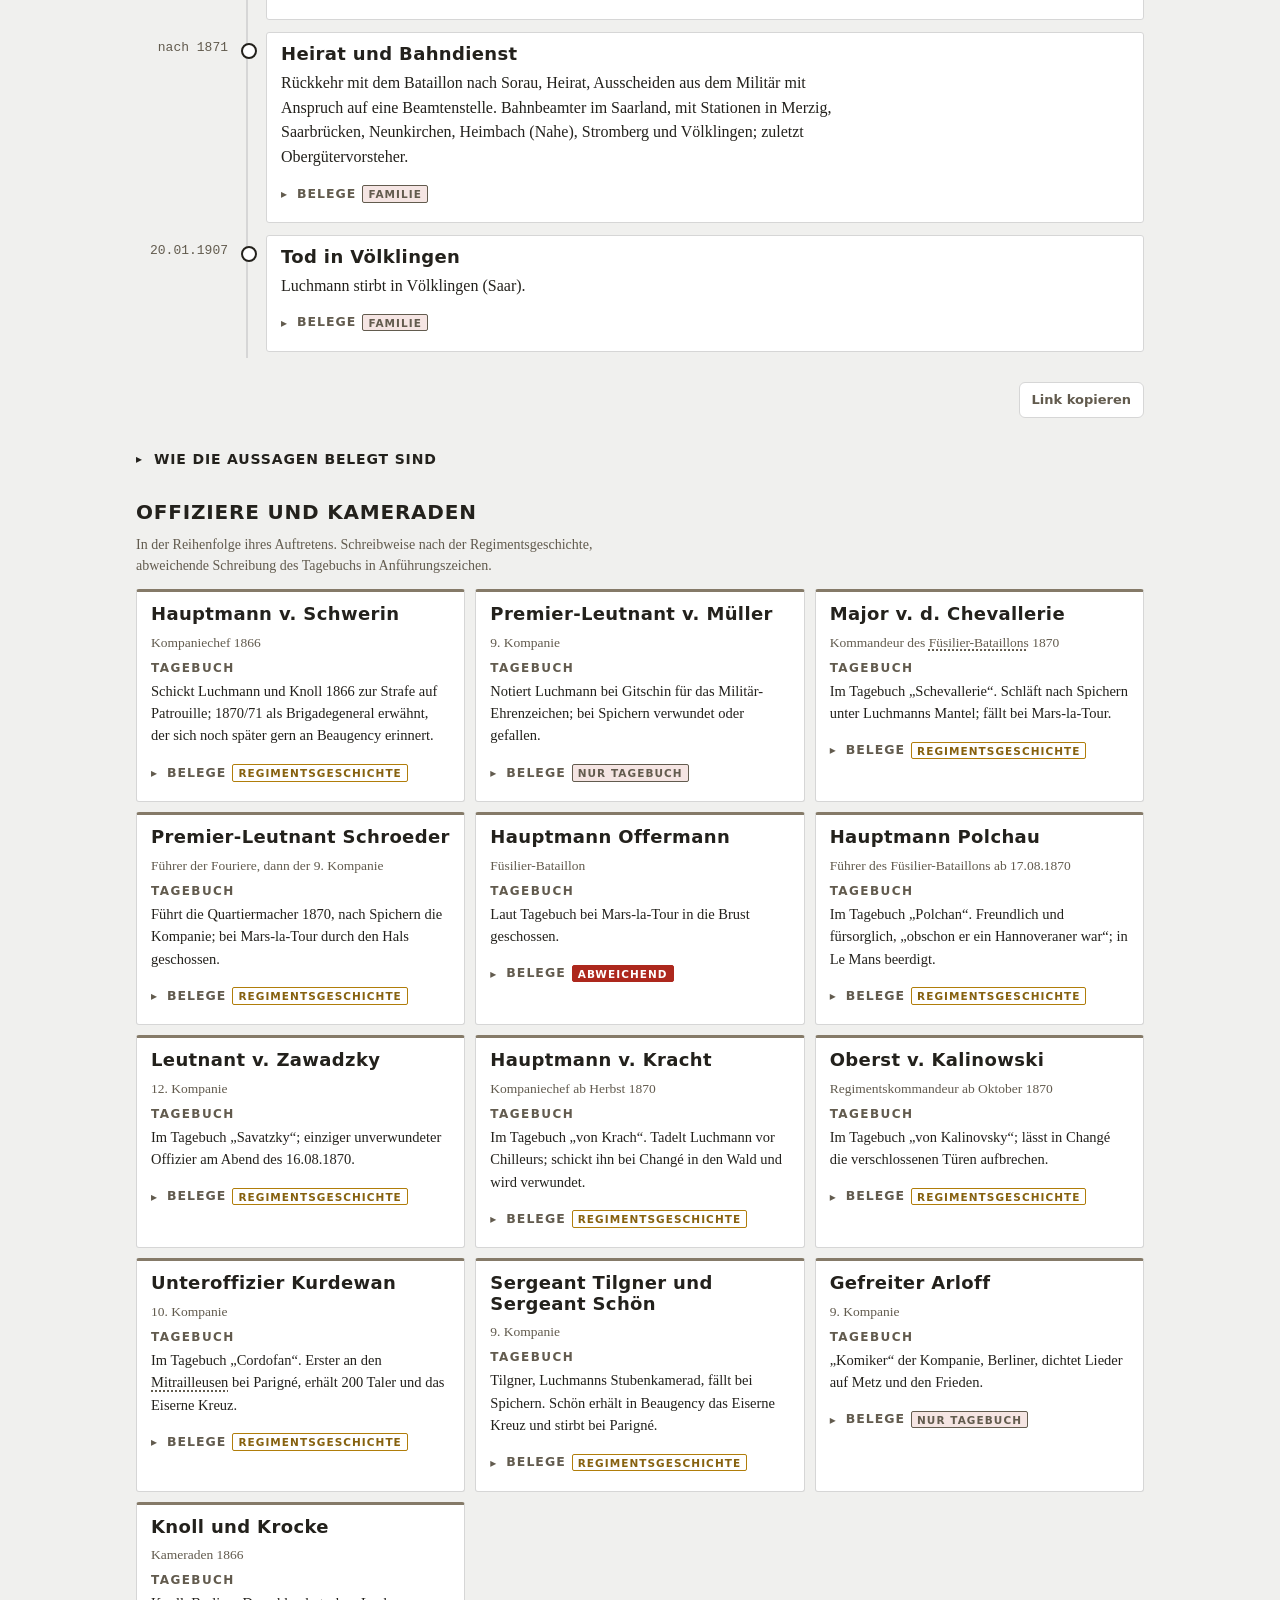
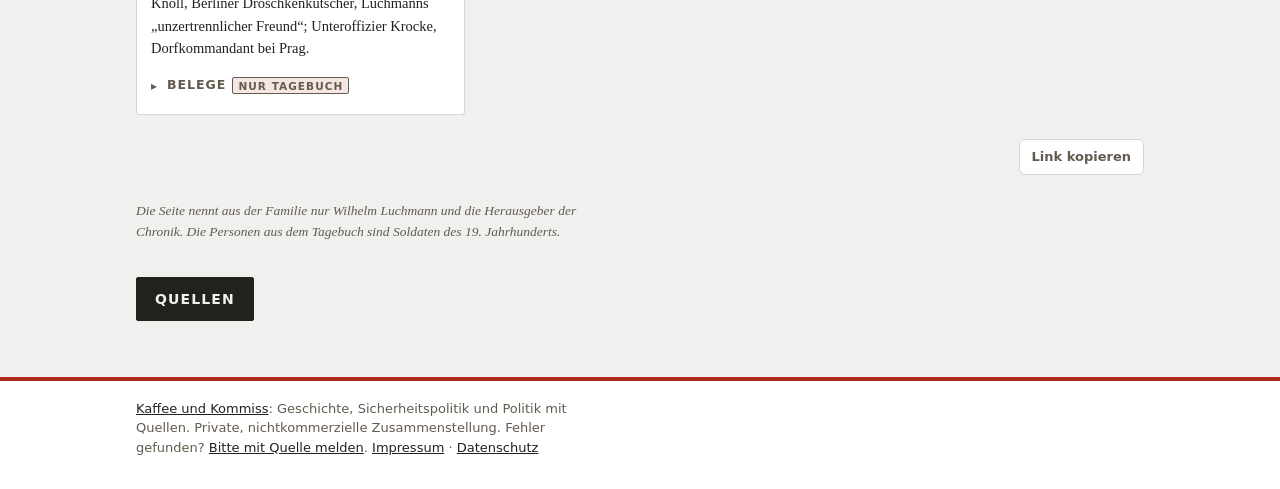
<file: personen.html>
<!doctype html>
<html lang="de" class="kk-b-gesch">
<head>
<meta charset="utf-8">
<meta name="viewport" content="width=device-width, initial-scale=1, viewport-fit=cover">
<meta name="description" content="Wilhelm Luchmann (1844–1907) und die Offiziere und Kameraden aus seinem Tagebuch, abgeglichen mit der Regimentsgeschichte von 1875.">
<link rel="canonical" href="https://kaffeeundkommiss.github.io/luchmann187071/personen.html">
<meta property="og:type" content="website">
<meta property="og:locale" content="de_DE">
<meta property="og:site_name" content="Geschichte">
<meta property="og:title" content="Personen: Luchmann und seine Kameraden">
<meta property="og:description" content="Wilhelm Luchmann (1844–1907) und die Offiziere und Kameraden aus seinem Tagebuch, abgeglichen mit der Regimentsgeschichte von 1875.">
<meta property="og:url" content="https://kaffeeundkommiss.github.io/luchmann187071/personen.html">
<!-- Vorschau für Linkvorschauen, erzeugt mit werkzeuge/vorschau.js -->
<meta property="og:image" content="https://kaffeeundkommiss.github.io/luchmann187071/vorschau/personen.jpg?v=106398e6">
<meta property="og:image:width" content="1200">
<meta property="og:image:height" content="630">
<meta property="og:image:alt" content="Luchmann und seine Kameraden: Feldwebel Luchmann">
<meta name="twitter:card" content="summary_large_image">
<meta name="twitter:image" content="https://kaffeeundkommiss.github.io/luchmann187071/vorschau/personen.jpg?v=106398e6">
<meta name="theme-color" content="#23211C" media="(prefers-color-scheme: light)">
<meta name="theme-color" content="#12110E" media="(prefers-color-scheme: dark)">
<meta name="apple-mobile-web-app-capable" content="yes">
<meta name="mobile-web-app-capable" content="yes">
<meta name="apple-mobile-web-app-title" content="Luchmann 1866–71">
<link rel="icon" href="icons/favicon.svg" type="image/svg+xml">
<link rel="icon" href="icons/favicon-32.png" sizes="32x32" type="image/png">
<link rel="apple-touch-icon" sizes="180x180" href="icons/apple-touch-icon.png">
<link rel="manifest" href="manifest.webmanifest">
<link rel="stylesheet" href="site.css">
<title>Personen: Luchmann und seine Kameraden</title>
<link rel="stylesheet" href="https://kaffeeundkommiss.github.io/schriften/schriften.css">
<link rel="stylesheet" href="basis.css">
<style>
/* Unterseiten (Vorlage: Stahlgewitter-Seiten), Zusätze für Bildergalerie und Zitate am Ende */
:root {
  --paper: #eceee8; --panel: #f6f7f3; --ink: #1d2420; --muted: #5d6861; --rule: #c3c9c1; --border: #6f7a72;
  --j2: #6b6f6c; --j4: #2a5d91; --j6: #3f7a2e; --j10: #b07d0a; --j11: #7a3d8f; --ally: #4f6d7a; --red: #ad281d; --red-soft: rgba(173,40,29,.12);
  --f-display: "Barlow Condensed", "Arial Narrow", system-ui, sans-serif;
  --f-body: "Source Serif 4", Georgia, "Times New Roman", serif;
  --f-mono: "IBM Plex Mono", ui-monospace, Menlo, Consolas, monospace;
  color-scheme: light; padding-top: env(safe-area-inset-top, 0px); padding-bottom: env(safe-area-inset-bottom, 0px);
}
@media (prefers-color-scheme: dark) { :root:not([data-theme="light"]) {
  --paper: #121614; --panel: #181d1a; --ink: #e2e6e1; --muted: #98a39b; --rule: #313a35; --border: #7d8a82;
  --j2: #a4aaa6; --j4: #6fa3e0; --j6: #7dbb5f; --j10: #e0b33c; --j11: #c08ad6; --ally: #8fb3c4; --red: #e4533f; --red-soft: rgba(228,83,63,.16);
  color-scheme: dark } }
:root[data-theme="dark"] {
  --paper: #121614; --panel: #181d1a; --ink: #e2e6e1; --muted: #98a39b; --rule: #313a35; --border: #7d8a82;
  --j2: #a4aaa6; --j4: #6fa3e0; --j6: #7dbb5f; --j10: #e0b33c; --j11: #c08ad6; --ally: #8fb3c4; --red: #e4533f; --red-soft: rgba(228,83,63,.16);
  color-scheme: dark }

* { box-sizing: border-box }
body { margin: 0; background: var(--paper); color: var(--ink); font: 400 16px/1.55 var(--f-body) }
[hidden] { display: none !important }
.wrap { max-width: 1040px; margin: 0 auto; padding-block: 28px 56px;
  padding-left: max(16px, env(safe-area-inset-left, 0px)); padding-right: max(16px, env(safe-area-inset-right, 0px));
  display: grid; grid-template-columns: minmax(0, 1fr); gap: 26px }
.wrap > * { min-width: 0 }
header { display: grid; gap: 10px }
.brand { display: flex; align-items: center; gap: 16px }
.brand-text { display: grid; gap: 6px; min-width: 0 }
.logo { width: 76px; height: 76px; flex: none }
.logo-ring { fill: var(--panel); stroke: var(--ink); stroke-width: 3 }
.logo-inner { fill: none; stroke: var(--ink); stroke-width: 1; opacity: .5 }
.logo-plane { fill: var(--red) }
.logo-text { fill: var(--ink); font: 700 12.5px var(--f-display); letter-spacing: .16em }
.eyebrow { font: 600 13px/1 var(--f-display); letter-spacing: .14em; text-transform: uppercase; color: var(--red) }
h1, .h1 { font: 700 clamp(28px, 5vw, 46px)/1 var(--f-display); margin: 0; text-transform: uppercase; text-wrap: balance }
.lede { margin: 0; max-width: 68ch; color: var(--muted) }
.evhead { display: grid; gap: 6px; margin-top: 8px }
.evhead .evtitle { font: 700 clamp(26px, 4vw, 36px)/1.05 var(--f-display); text-transform: uppercase; letter-spacing: .01em; margin: 0; text-wrap: balance }
nav.pages { display: flex; gap: 8px; flex-wrap: wrap }
nav.pages a { font: 600 14px/1 var(--f-display); letter-spacing: .08em; text-transform: uppercase; color: var(--ink); text-decoration: none;
  border: 1px solid var(--border); border-radius: 2px; padding: 9px 12px 8px; background: var(--panel) }
nav.pages a[aria-current="page"] { background: var(--ink); color: var(--paper); border-color: var(--ink) }
nav.pages a[aria-current="true"] { background: var(--ink); color: var(--paper); border-color: var(--ink) }
nav.sub { display: flex; gap: 20px; border-bottom: 1px solid var(--rule); overflow-x: auto; scrollbar-width: none; margin-top: -2px }
nav.sub::-webkit-scrollbar { display: none }
nav.sub a { font: 600 13px/1 var(--f-display); letter-spacing: .08em; text-transform: uppercase; color: var(--muted); text-decoration: none;
  white-space: nowrap; padding: 8px 0 9px; border-bottom: 3px solid transparent; margin-bottom: -1px }
nav.sub a:hover { color: var(--ink) }
nav.sub a[aria-current="page"] { color: var(--ink); border-bottom-color: var(--red) }
nav.sub a:focus-visible { outline: 2px solid var(--red); outline-offset: 2px }
nav.pages a:focus-visible, button:focus-visible, summary:focus-visible { outline: 2px solid var(--red); outline-offset: 2px }
@media (max-width: 560px) { .logo { width: 56px; height: 56px } .brand { gap: 12px } }

h2 { font: 700 20px/1 var(--f-display); text-transform: uppercase; letter-spacing: .04em; margin: 0 }
.sect { display: grid; gap: 12px }
.hint { font-size: 14px; color: var(--muted); margin: 0 }


/* Zeitleiste */
.status { display: flex; flex-wrap: wrap; gap: 8px 16px; font-size: 14px; color: var(--muted); margin: 0; padding: 0; list-style: none }
.status li { display: inline-flex; align-items: center; gap: 7px }
.b { display: inline-block; font: 600 11.5px/1 var(--f-display); letter-spacing: .1em; text-transform: uppercase; padding: 4px 7px 3px; border-radius: 2px; border: 1px solid; white-space: nowrap }
.b.ok { color: var(--j6); border-color: var(--j6) }
.b.part { color: color-mix(in srgb, var(--j10) 70%, var(--ink)); border-color: var(--j10) }
.b.one { color: var(--muted); border-color: var(--border); border-style: dashed }
.b.wid { color: var(--panel); background: var(--red); border-color: var(--red) }
.day { margin: 6px 0 0; font: 600 14px/1 var(--f-display); letter-spacing: .12em; text-transform: uppercase; color: var(--muted) }
ol.tl { list-style: none; margin: 0; padding: 0; display: grid; gap: 0 }
ol.tl > li { display: grid; grid-template-columns: 92px 14px minmax(0, 1fr); gap: 0 12px }
.t { font: 500 13px/1.3 var(--f-mono); color: var(--muted); padding-top: 14px; text-align: right }
.rail { position: relative }
.rail::before { content: ""; position: absolute; left: 6px; top: 0; bottom: 0; width: 2px; background: var(--rule) }
.rail::after { content: ""; position: absolute; left: 1px; top: 17px; width: 12px; height: 12px; border-radius: 50%; background: var(--panel); border: 2px solid var(--ink) }
ol.tl > li.key .rail::after { background: var(--red); border-color: var(--red) }
.card { background: var(--panel); border: 1px solid var(--rule); border-radius: 3px; padding: 11px 14px 12px; margin: 6px 0; display: grid; gap: 6px }
.card h3 { font: 600 18px/1.15 var(--f-display); margin: 0; letter-spacing: .02em }
.card p { margin: 0 }
.meta { display: flex; flex-wrap: wrap; align-items: center; gap: 6px 10px; font-size: 13.5px; color: var(--muted) }
.meta a, .src a { color: var(--ink); font-family: var(--f-mono); font-size: 12.5px }
.why { font-size: 14px; color: var(--muted); font-style: italic }
@media (max-width: 560px) {
  ol.tl > li { grid-template-columns: 14px minmax(0, 1fr); gap: 0 10px }
  .t { grid-column: 2; text-align: left; padding-top: 10px }
  .rail { grid-row: 1 / span 2; grid-column: 1 }
  .card { grid-column: 2 }
}

/* Thesen */
.theses { display: grid; grid-template-columns: repeat(auto-fill, minmax(260px, 1fr)); gap: 10px }
.th { background: var(--panel); border: 1px solid var(--rule); border-top: 3px solid var(--border); border-radius: 3px; padding: 12px 14px; display: grid; gap: 8px; align-content: start }
.th.lead { border-top-color: var(--red) }
.th h3 { font: 600 18px/1.15 var(--f-display); margin: 0 }
.th .who2 { font-size: 13.5px; color: var(--muted); margin: 0 }
.th dl { margin: 0; display: grid; gap: 6px; font-size: 14.5px }
.th dt { font: 600 12px/1 var(--f-display); letter-spacing: .12em; text-transform: uppercase; color: var(--muted) }
.th dd { margin: 0 }
.th .thtext { margin: 0; font-size: 14.5px }

/* Widersprüche, Quellen */
.tbl { width: 100%; border-collapse: collapse; font-size: 14.5px }
.tbl th, .tbl td { text-align: left; vertical-align: top; padding: 8px 10px; border-bottom: 1px solid var(--rule) }
.tbl th { font: 600 12.5px/1.2 var(--f-display); letter-spacing: .1em; text-transform: uppercase; color: var(--muted) }
.tblwrap { overflow-x: auto; -webkit-overflow-scrolling: touch }
ol.srcs { margin: 0; padding: 0; list-style: none; display: grid; gap: 8px; font-size: 14.5px }
ol.srcs li { display: grid; grid-template-columns: 40px minmax(0, 1fr); gap: 10px }
ol.srcs .id { font: 500 13px/1.5 var(--f-mono); color: var(--red) }
ol.srcs .dep { color: var(--muted); font-size: 13.5px }
ol.srcs a { color: var(--ink); overflow-wrap: anywhere }
ol.srcs li:target { background: var(--red-soft); outline: 6px solid var(--red-soft) }
.note { font-size: 13.5px; color: var(--muted); font-style: italic; margin: 0 }
.hint a, .note a, .why a, .th dd a, .th .thtext a, .meta span a { color: var(--ink) }

/* Zahlen */
.stats { display: grid; grid-template-columns: repeat(auto-fill, minmax(220px, 1fr)); gap: 10px }
.stat { background: var(--panel); border: 1px solid var(--rule); border-left: 4px solid var(--ally); border-radius: 3px; padding: 12px 14px; display: grid; gap: 6px; align-content: start }
.stat.red { border-left-color: var(--red) }
.stat .num { font: 700 40px/1 var(--f-display); letter-spacing: .01em }
.stat .lbl { font-size: 14.5px; line-height: 1.35 }
.stat .why { font-size: 13.5px }
.b.self { color: var(--muted); border-color: var(--muted); background: var(--red-soft) }
.tbl td.d { white-space: nowrap; font-family: var(--f-mono); font-size: 13px }

/* Zusätze Luchmann */
.b.self { color: var(--muted); border-color: var(--muted); background: var(--red-soft) }
.zit { font-style: italic; color: var(--ink) } .zit span { font-style: normal; font: 500 12.5px var(--f-mono); color: var(--muted) }
.card .zit { border-left: 3px solid var(--rule); padding-left: 10px }
.th .zit { font-size: 17px; line-height: 1.45 }
.gal { display: grid; grid-template-columns: repeat(auto-fill, minmax(200px, 1fr)); gap: 14px }
.gal2 { grid-template-columns: minmax(0, 2fr) minmax(0, 3fr) }
@media (max-width: 640px) { .gal2 { grid-template-columns: minmax(0, 1fr) } .gal { grid-template-columns: 1fr 1fr } }
.gal figure { margin: 0; display: grid; gap: 6px; align-content: start }
.gal img { display: block; width: 100%; height: auto; border: 1px solid var(--rule); border-radius: 2px; background: var(--panel) }
.gal figcaption { font-size: 13px; line-height: 1.4; color: var(--muted) } .gal figcaption a { color: var(--ink) }
.th.card { margin: 0 }
.th dd a { color: var(--ink) }
.theses { grid-template-columns: repeat(auto-fill, minmax(min(260px, 100%), 1fr)) } .th, .sect { min-width: 0 }
.meta { min-width: 0 } details.belege > summary { flex-wrap: wrap }
.sect { grid-template-columns: minmax(0, 1fr) }
.theses > .card { grid-column: auto }
</style>
<link rel="stylesheet" href="bereich.css">
</head>
<body>
<div class="kk-leiste"><div class="kk-in">
  <a class="kk-haus" href="https://kaffeeundkommiss.github.io/"><img src="kk-tasse.svg" alt="" width="22" height="22"><span>Kaffee und Kommiss</span></a>
  <nav class="kk-bereiche" aria-label="Bereiche"><a href="https://kaffeeundkommiss.github.io/geschichte/" aria-current="true">Geschichte</a><a href="https://kaffeeundkommiss.github.io/sicherheitspolitik/"><span class="kk-lang">Sicherheitspolitik</span><span class="kk-kurz">Sicherheit</span></a><a href="https://kaffeeundkommiss.github.io/politik/">Politik</a></nav>
</div></div>
<nav class="kk-pfad" aria-label="Pfad"><div class="kk-in"><a href="https://kaffeeundkommiss.github.io/geschichte/">Geschichte</a> › <a href="https://kaffeeundkommiss.github.io/geschichte/einigungskriege-kaiserreich/">Einigungskriege und Kaiserreich</a> › <a href="https://kaffeeundkommiss.github.io/geschichte/einigungskriege/">Einigungskriege 1864–1871</a> › <a href="./">Feldwebel Luchmann</a></div></nav>
<div class="kk-kopf"><div class="kk-in">
  <a class="kk-schild" href="https://kaffeeundkommiss.github.io/geschichte/einigungskriege/"><img src="icons/favicon.svg" alt="" width="44" height="44"><span><span class="kk-name" style="display:block">Deutsche Einigungskriege</span><span class="kk-unter" style="display:block">Feldwebel Wilhelm Luchmann 1866 und 1870/71</span></span></a>
</div></div>
<main class="wrap" id="inhalt">
  <header>
    <div class="brand">
      <div class="brand-text">
        <div class="eyebrow">Deutscher Krieg 1866 · Deutsch-Französischer Krieg 1870/71</div>
        <p class="h1">Die Kriegserlebnisse des Feldwebels Luchmann</p>
      </div>
    </div>
    <nav class="pages" aria-label="Seiten">
      <a href="index.html">Übersicht</a>
      <a href="karte-1866.html">Karte 1866</a>
      <a href="karte-1870.html">Karte 1870/71</a>
      <a href="abgleich.html">Abgleich</a>
      <a href="personen.html" aria-current="page">Personen</a>
      <a href="tagebuch.html">Tagebuch</a>
    </nav>
    <div class="evintro">
      <div class="evtext">
    <div class="evhead">
      <div class="eyebrow">1844 – 1907</div>
      <h1 class="evtitle">Wilhelm Luchmann und seine Kameraden</h1>
    </div>
    <p class="lede">Luchmann stammte aus Luckau in der Niederlausitz, stieg im Regiment vom Grenadier zum Feldwebel auf und wurde nach dem Krieg Bahnbeamter im Saarland. Sein Tagebuch nennt Dutzende Offiziere und Kameraden; viele finden sich in der Regimentsgeschichte wieder.</p>
      </div>
      <figure class="evfoto">
        <img src="bilder/titelblatt.jpg" width="807" height="1100" alt="Handschriftliches Titelblatt: Kriegs-Erlebnisse von 1866 und 1870/71 des Feldwebel Wilhelm Luchmann bei der 9ten Compagnie Grenadier Regiment Prinz Carl von Preußen (2tes Brandenburgisches) No 12" decoding="async">
        <figcaption>Titelblatt der Handschrift. Ein Foto Luchmanns enthält die Chronik nicht. <a href="quellen-personen.html#f2">Bildnachweis</a></figcaption>
      </figure>
    </div>
  </header>
  <section class="sect" aria-labelledby="lH">
    <h2 id="lH">Lebenslauf</h2>
    <ol class="tl">
      <li>
        <div class="t">28.12.1844</div><div class="rail"></div>
        <div class="card"><h3>Geburt in Luckau</h3><p>Friedrich Wilhelm Luchmann wird in Luckau, Kreis Luckau, Regierungsbezirk Frankfurt (Oder), geboren. Den 28. Dezember bestätigt das Tagebuch selbst: In Beaugency feiert er am „4ten Feiertag“ Geburtstag.</p><div class="meta"><span class="b self">nur Tagebuch</span><a href="quellen-personen.html#q-tb">Q1</a></div><p class="why">T S. 6–7 und 49. Kein Kirchenbuch eingesehen.</p></div>
      </li>
      <li>
        <div class="t">1864</div><div class="rail"></div>
        <div class="card"><h3>Grenadier in Schrimm</h3><p>Nach einem Aufenthalt in Russland in die 9. Kompanie des Grenadier-Regiments Nr. 12 eingestellt.</p><div class="meta"><span class="b part">Regimentsgeschichte</span><a href="quellen-personen.html#q-tb">Q1</a><a href="quellen-personen.html#q-rg">Q2</a></div><p class="why">Garnison bestätigt (RG S. 294, GenWiki); Eintrittsjahr nur Tagebuch.</p></div>
      </li>
      <li>
        <div class="t">1865–1869</div><div class="rail"></div>
        <div class="card"><h3>Gefreiter, Unteroffizier, Fourier</h3><p>Herbst 1865 Exerzier-Gefreiter, in Sachsen 1866/67 Unteroffizier, verpflichtet sich weiter. 1868 Reitlehrgang beim Dragoner-Regiment Nr. 12 in Frankfurt (Oder), 1869 Fourier beim Königsmanöver bei Berlin und Schwimmmeister.</p><div class="meta"><span class="b self">nur Tagebuch</span><a href="quellen-personen.html#q-tb">Q1</a></div><p class="why">T S. 7 und 17.</p></div>
      </li>
      <li>
        <div class="t">1870</div><div class="rail"></div>
        <div class="card"><h3>Sergeant, Eisernes Kreuz</h3><p>Bei Spichern unter den besonders Tapferen genannt und mit dem Eisernen Kreuz II. Klasse ausgezeichnet. Bei Mars-la-Tour führt er die 9. Kompanie und wird umgeritten.</p><div class="meta"><span class="b part">Regimentsgeschichte</span><a href="quellen-personen.html#q-tb">Q1</a><a href="quellen-personen.html#q-rg">Q2</a></div><p class="why">RG S. 442, 450, 466, 469.</p></div>
      </li>
      <li>
        <div class="t">1871</div><div class="rail"></div>
        <div class="card"><h3>Feldwebel</h3><p>Die Aufzeichnungen enden in Le Mans im Januar 1871. Der Titel nennt ihn „Feldwebel“.</p><div class="meta"><span class="b self">nur Tagebuch</span><a href="quellen-personen.html#q-tb">Q1</a></div><p class="why">T S. 4 und 57.</p></div>
      </li>
      <li>
        <div class="t">nach 1871</div><div class="rail"></div>
        <div class="card"><h3>Heirat und Bahndienst</h3><p>Rückkehr mit dem Bataillon nach Sorau, Heirat, Ausscheiden aus dem Militär mit Anspruch auf eine Beamtenstelle. Bahnbeamter im Saarland, mit Stationen in Merzig, Saarbrücken, Neunkirchen, Heimbach (Nahe), Stromberg und Völklingen; zuletzt Obergütervorsteher.</p><div class="meta"><span class="b self">Familie</span><a href="quellen-personen.html#q-tb">Q1</a></div><p class="why">Nachwort des Herausgebers der Chronik, S. 62.</p></div>
      </li>
      <li>
        <div class="t">20.01.1907</div><div class="rail"></div>
        <div class="card"><h3>Tod in Völklingen</h3><p>Luchmann stirbt in Völklingen (Saar).</p><div class="meta"><span class="b self">Familie</span><a href="quellen-personen.html#q-tb">Q1</a></div><p class="why">Nachwort der Chronik, S. 62. Kein Sterberegister eingesehen.</p></div>
      </li>
    </ol>
  </section>
  <section class="sect" aria-labelledby="stH">
    <h2 id="stH">Belegstatus</h2>
    <ul class="status">
      <li><span class="b ok">bestätigt</span>Regimentsgeschichte und eine zweite Quelle stimmen mit dem Tagebuch überein</li>
      <li><span class="b part">Regimentsgeschichte</span>nur die Regimentsgeschichte von 1875 bestätigt, nicht ausreichend belegt</li>
      <li><span class="b wid">abweichend</span>Datum, Ort oder Zahl weichen ab</li>
      <li><span class="b self">nur Tagebuch</span>nicht geprüft oder in keiner Quelle gefunden</li>
    </ul>
    <p class="note">Das Tagebuch ist ein Selbstzeugnis, Jahre nach den Ereignissen niedergeschrieben. Die Regimentsgeschichte von 1875 ist unabhängig davon entstanden, stützt sich aber auf Meldungen aus dem Regiment, zu denen auch Luchmanns gehört haben können. Schlachtdaten sind zusätzlich mit Wikipedia abgeglichen.</p>
  </section>
  <section class="sect" aria-labelledby="pH">
    <h2 id="pH">Offiziere und Kameraden</h2>
    <p class="hint">In der Reihenfolge ihres Auftretens. Schreibweise nach der Regimentsgeschichte, abweichende Schreibung des Tagebuchs in Anführungszeichen.</p>
    <div class="theses">
      <div class="th card">
        <h3>Hauptmann v. Schwerin</h3><p class="who2">Kompaniechef 1866</p>
        <dl><dt>Tagebuch</dt><dd>Schickt Luchmann und Knoll 1866 zur Strafe auf Patrouille; 1870/71 als Brigadegeneral erwähnt, der sich noch später gern an Beaugency erinnert.</dd></dl>
        <div class="meta"><span class="b part">Regimentsgeschichte</span><a href="quellen-personen.html#q-tb">Q1</a><a href="quellen-personen.html#q-rg">Q2</a></div>
        <p class="why">Die Regimentsgeschichte nennt Hauptmann v. Schwerin 1866 bei Gitschin und einen Brigadekommandeur v. Schwerin 1870 (Brigadebefehl vom 31.12.1870). Ob es dieselbe Person ist, wurde nicht geprüft.</p>
      </div>
      <div class="th card">
        <h3>Premier-Leutnant v. Müller</h3><p class="who2">9. Kompanie</p>
        <dl><dt>Tagebuch</dt><dd>Notiert Luchmann bei Gitschin für das Militär-Ehrenzeichen; bei Spichern verwundet oder gefallen.</dd></dl>
        <div class="meta"><span class="b self">nur Tagebuch</span><a href="quellen-personen.html#q-tb">Q1</a></div>
        <p class="why">In der Verlustliste der 9. Kompanie steht ein Sekonde-Leutnant Müller. Ob er derselbe ist, bleibt offen.</p>
      </div>
      <div class="th card">
        <h3>Major v. d. Chevallerie</h3><p class="who2">Kommandeur des Füsilier-Bataillons 1870</p>
        <dl><dt>Tagebuch</dt><dd>Im Tagebuch „Schevallerie“. Schläft nach Spichern unter Luchmanns Mantel; fällt bei Mars-la-Tour.</dd></dl>
        <div class="meta"><span class="b part">Regimentsgeschichte</span><a href="quellen-personen.html#q-tb">Q1</a><a href="quellen-personen.html#q-rg">Q2</a></div>
        <p class="why">Bestätigt: führte das Bataillon bei Spichern und wurde bei Mars-la-Tour tödlich getroffen.</p>
      </div>
      <div class="th card">
        <h3>Premier-Leutnant Schroeder</h3><p class="who2">Führer der Fouriere, dann der 9. Kompanie</p>
        <dl><dt>Tagebuch</dt><dd>Führt die Quartiermacher 1870, nach Spichern die Kompanie; bei Mars-la-Tour durch den Hals geschossen.</dd></dl>
        <div class="meta"><span class="b part">Regimentsgeschichte</span><a href="quellen-personen.html#q-tb">Q1</a><a href="quellen-personen.html#q-rg">Q2</a></div>
        <p class="why">Bestätigt: Pr.-Lt. Schröder bei Mars-la-Tour durch den Hals getroffen.</p>
      </div>
      <div class="th card">
        <h3>Hauptmann Offermann</h3><p class="who2">Füsilier-Bataillon</p>
        <dl><dt>Tagebuch</dt><dd>Laut Tagebuch bei Mars-la-Tour in die Brust geschossen.</dd></dl>
        <div class="meta"><span class="b wid">abweichend</span><a href="quellen-personen.html#q-tb">Q1</a><a href="quellen-personen.html#q-rg">Q2</a></div>
        <p class="why">Abweichend: Die Regimentsgeschichte nennt ein zerschmettertes Knie; er starb später.</p>
      </div>
      <div class="th card">
        <h3>Hauptmann Polchau</h3><p class="who2">Führer des Füsilier-Bataillons ab 17.08.1870</p>
        <dl><dt>Tagebuch</dt><dd>Im Tagebuch „Polchan“. Freundlich und fürsorglich, „obschon er ein Hannoveraner war“; in Le Mans beerdigt.</dd></dl>
        <div class="meta"><span class="b part">Regimentsgeschichte</span><a href="quellen-personen.html#q-tb">Q1</a><a href="quellen-personen.html#q-rg">Q2</a></div>
        <p class="why">Bestätigt: übernahm das Bataillon, starb am 18.01.1871 in Parigné, Begräbnis am 20.01.1871 in Le Mans.</p>
      </div>
      <div class="th card">
        <h3>Leutnant v. Zawadzky</h3><p class="who2">12. Kompanie</p>
        <dl><dt>Tagebuch</dt><dd>Im Tagebuch „Savatzky“; einziger unverwundeter Offizier am Abend des 16.08.1870.</dd></dl>
        <div class="meta"><span class="b part">Regimentsgeschichte</span><a href="quellen-personen.html#q-tb">Q1</a><a href="quellen-personen.html#q-rg">Q2</a></div>
        <p class="why">In der Regimentsgeschichte bei Mars-la-Tour genannt.</p>
      </div>
      <div class="th card">
        <h3>Hauptmann v. Kracht</h3><p class="who2">Kompaniechef ab Herbst 1870</p>
        <dl><dt>Tagebuch</dt><dd>Im Tagebuch „von Krach“. Tadelt Luchmann vor Chilleurs; schickt ihn bei Changé in den Wald und wird verwundet.</dd></dl>
        <div class="meta"><span class="b part">Regimentsgeschichte</span><a href="quellen-personen.html#q-tb">Q1</a><a href="quellen-personen.html#q-rg">Q2</a></div>
        <p class="why">Bestätigt: führte die 9. Kompanie bei Beaune-la-Rolande, am 11.01.1871 im Oberschenkel verwundet.</p>
      </div>
      <div class="th card">
        <h3>Oberst v. Kalinowski</h3><p class="who2">Regimentskommandeur ab Oktober 1870</p>
        <dl><dt>Tagebuch</dt><dd>Im Tagebuch „von Kalinovsky“; lässt in Changé die verschlossenen Türen aufbrechen.</dd></dl>
        <div class="meta"><span class="b part">Regimentsgeschichte</span><a href="quellen-personen.html#q-tb">Q1</a><a href="quellen-personen.html#q-rg">Q2</a></div>
        <p class="why">Bestätigt: Kabinettsordre vom 20.10.1870 ernannte ihn zum Kommandeur.</p>
      </div>
      <div class="th card">
        <h3>Unteroffizier Kurdewan</h3><p class="who2">10. Kompanie</p>
        <dl><dt>Tagebuch</dt><dd>Im Tagebuch „Cordofan“. Erster an den Mitrailleusen bei Parigné, erhält 200 Taler und das Eiserne Kreuz.</dd></dl>
        <div class="meta"><span class="b part">Regimentsgeschichte</span><a href="quellen-personen.html#q-tb">Q1</a><a href="quellen-personen.html#q-rg">Q2</a></div>
        <p class="why">In der Regimentsgeschichte bei Parigné genannt. Die Belohnung ist nicht geprüft.</p>
      </div>
      <div class="th card">
        <h3>Sergeant Tilgner und Sergeant Schön</h3><p class="who2">9. Kompanie</p>
        <dl><dt>Tagebuch</dt><dd>Tilgner, Luchmanns Stubenkamerad, fällt bei Spichern. Schön erhält in Beaugency das Eiserne Kreuz und stirbt bei Parigné.</dd></dl>
        <div class="meta"><span class="b part">Regimentsgeschichte</span><a href="quellen-personen.html#q-tb">Q1</a><a href="quellen-personen.html#q-rg">Q2</a></div>
        <p class="why">Beide in der Verlustliste der 9. Kompanie. Schön zeichnete sich nach der Regimentsgeschichte bei Beaune-la-Rolande aus.</p>
      </div>
      <div class="th card">
        <h3>Gefreiter Arloff</h3><p class="who2">9. Kompanie</p>
        <dl><dt>Tagebuch</dt><dd>„Komiker“ der Kompanie, Berliner, dichtet Lieder auf Metz und den Frieden.</dd></dl>
        <div class="meta"><span class="b self">nur Tagebuch</span><a href="quellen-personen.html#q-tb">Q1</a></div>
        <p class="why">Nur im Tagebuch.</p>
      </div>
      <div class="th card">
        <h3>Knoll und Krocke</h3><p class="who2">Kameraden 1866</p>
        <dl><dt>Tagebuch</dt><dd>Knoll, Berliner Droschkenkutscher, Luchmanns „unzertrennlicher Freund“; Unteroffizier Krocke, Dorfkommandant bei Prag.</dd></dl>
        <div class="meta"><span class="b self">nur Tagebuch</span><a href="quellen-personen.html#q-tb">Q1</a></div>
        <p class="why">Nur im Tagebuch.</p>
      </div>
    </div>
  </section>
  <p class="note">Die Seite nennt aus der Familie nur Wilhelm Luchmann und die Herausgeber der Chronik. Die Personen aus dem Tagebuch sind Soldaten des 19. Jahrhunderts.</p>
  <p class="qnav"><a class="qbtn" href="quellen-personen.html">Quellen</a></p>
</main>
<script src="site.js" defer></script>
<footer class="kk-fuss"><div class="kk-in">
  <p><a href="https://kaffeeundkommiss.github.io/">Kaffee und Kommiss</a>: Geschichte, Sicherheitspolitik und Politik mit Quellen. Private, nichtkommerzielle Zusammenstellung. Fehler gefunden? <a href="https://kaffeeundkommiss.github.io/kontakt/">Bitte mit Quelle melden</a>. <a href="https://kaffeeundkommiss.github.io/kontakt/#impressum">Impressum</a> · <a href="https://kaffeeundkommiss.github.io/kontakt/#datenschutz">Datenschutz</a></p>
</div></footer>
<script src="link-teilen.js?v=1" defer></script>
</body>
</html>
</file>
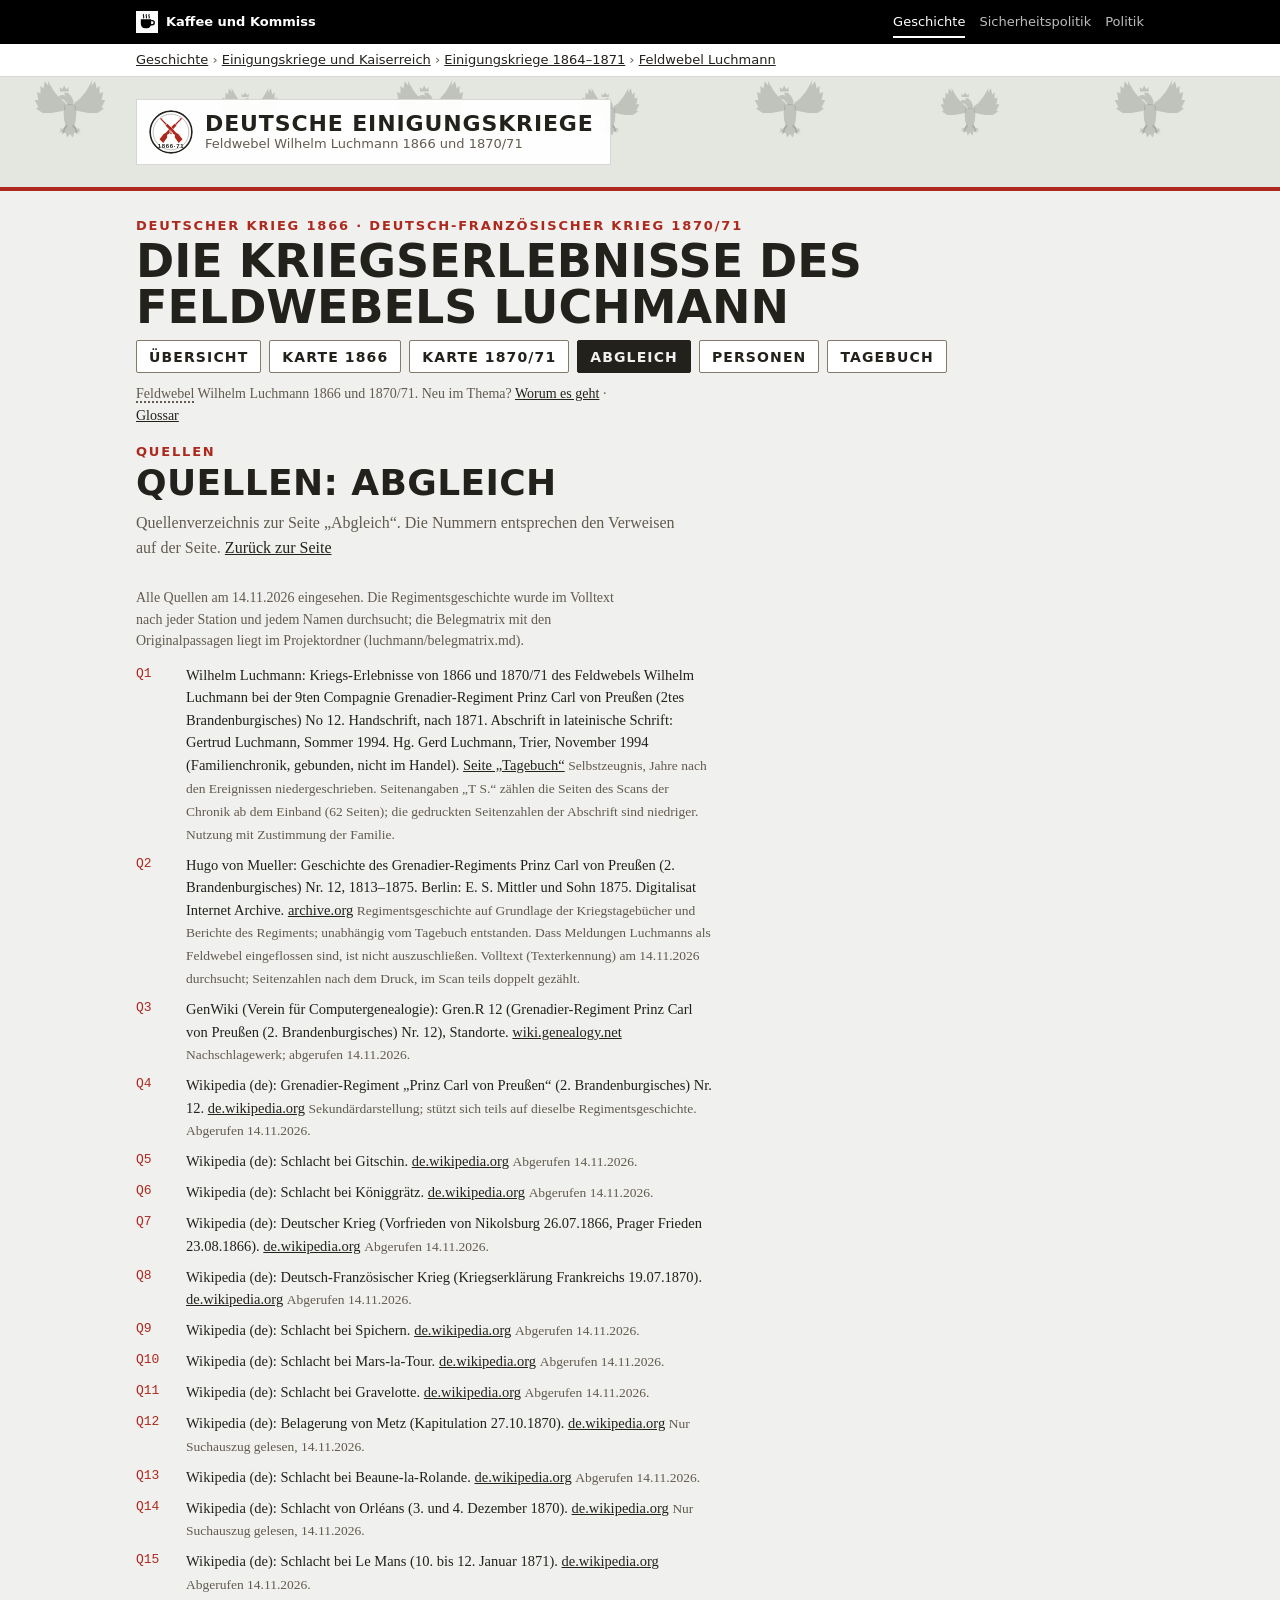
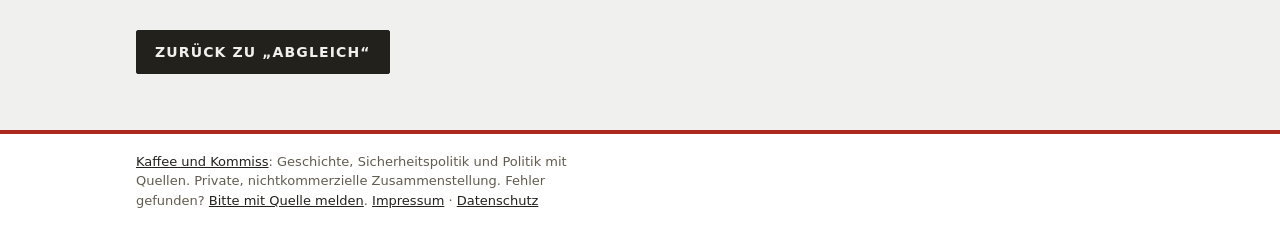
<file: quellen-abgleich.html>
<!doctype html>
<html lang="de" class="kk-b-gesch">
<head>
<meta charset="utf-8">
<meta name="viewport" content="width=device-width, initial-scale=1, viewport-fit=cover">
<meta name="description" content="Quellenverzeichnis zur Seite „Abgleich“ der Website zu Wilhelm Luchmanns Kriegserlebnissen 1866 und 1870/71.">
<link rel="canonical" href="https://kaffeeundkommiss.github.io/luchmann187071/quellen-abgleich.html">
<meta property="og:type" content="website">
<meta property="og:locale" content="de_DE">
<meta property="og:site_name" content="Geschichte">
<meta property="og:title" content="Quellen: Abgleich">
<meta property="og:description" content="Quellenverzeichnis zur Seite „Abgleich“ der Website zu Wilhelm Luchmanns Kriegserlebnissen 1866 und 1870/71.">
<meta property="og:url" content="https://kaffeeundkommiss.github.io/luchmann187071/quellen-abgleich.html">
<!-- Vorschau für Linkvorschauen, erzeugt mit werkzeuge/vorschau.js -->
<meta property="og:image" content="https://kaffeeundkommiss.github.io/luchmann187071/vorschau/quellen-abgleich.jpg?v=7886dc3a">
<meta property="og:image:width" content="1200">
<meta property="og:image:height" content="630">
<meta property="og:image:alt" content="Quellen: Abgleich: Feldwebel Luchmann">
<meta name="twitter:card" content="summary_large_image">
<meta name="twitter:image" content="https://kaffeeundkommiss.github.io/luchmann187071/vorschau/quellen-abgleich.jpg?v=7886dc3a">
<meta name="theme-color" content="#23211C" media="(prefers-color-scheme: light)">
<meta name="theme-color" content="#12110E" media="(prefers-color-scheme: dark)">
<meta name="apple-mobile-web-app-capable" content="yes">
<meta name="mobile-web-app-capable" content="yes">
<meta name="apple-mobile-web-app-title" content="Luchmann 1866–71">
<link rel="icon" href="icons/favicon.svg" type="image/svg+xml">
<link rel="icon" href="icons/favicon-32.png" sizes="32x32" type="image/png">
<link rel="apple-touch-icon" sizes="180x180" href="icons/apple-touch-icon.png">
<link rel="manifest" href="manifest.webmanifest">
<link rel="stylesheet" href="site.css">
<title>Quellen: Abgleich</title>
<link rel="stylesheet" href="https://kaffeeundkommiss.github.io/schriften/schriften.css">
<link rel="stylesheet" href="basis.css">
<style>
/* Unterseiten (Vorlage: Stahlgewitter-Seiten), Zusätze für Bildergalerie und Zitate am Ende */
:root {
  --paper: #eceee8; --panel: #f6f7f3; --ink: #1d2420; --muted: #5d6861; --rule: #c3c9c1; --border: #6f7a72;
  --j2: #6b6f6c; --j4: #2a5d91; --j6: #3f7a2e; --j10: #b07d0a; --j11: #7a3d8f; --ally: #4f6d7a; --red: #ad281d; --red-soft: rgba(173,40,29,.12);
  --f-display: "Barlow Condensed", "Arial Narrow", system-ui, sans-serif;
  --f-body: "Source Serif 4", Georgia, "Times New Roman", serif;
  --f-mono: "IBM Plex Mono", ui-monospace, Menlo, Consolas, monospace;
  color-scheme: light; padding-top: env(safe-area-inset-top, 0px); padding-bottom: env(safe-area-inset-bottom, 0px);
}
@media (prefers-color-scheme: dark) { :root:not([data-theme="light"]) {
  --paper: #121614; --panel: #181d1a; --ink: #e2e6e1; --muted: #98a39b; --rule: #313a35; --border: #7d8a82;
  --j2: #a4aaa6; --j4: #6fa3e0; --j6: #7dbb5f; --j10: #e0b33c; --j11: #c08ad6; --ally: #8fb3c4; --red: #e4533f; --red-soft: rgba(228,83,63,.16);
  color-scheme: dark } }
:root[data-theme="dark"] {
  --paper: #121614; --panel: #181d1a; --ink: #e2e6e1; --muted: #98a39b; --rule: #313a35; --border: #7d8a82;
  --j2: #a4aaa6; --j4: #6fa3e0; --j6: #7dbb5f; --j10: #e0b33c; --j11: #c08ad6; --ally: #8fb3c4; --red: #e4533f; --red-soft: rgba(228,83,63,.16);
  color-scheme: dark }

* { box-sizing: border-box }
body { margin: 0; background: var(--paper); color: var(--ink); font: 400 16px/1.55 var(--f-body) }
[hidden] { display: none !important }
.wrap { max-width: 1040px; margin: 0 auto; padding-block: 28px 56px;
  padding-left: max(16px, env(safe-area-inset-left, 0px)); padding-right: max(16px, env(safe-area-inset-right, 0px));
  display: grid; grid-template-columns: minmax(0, 1fr); gap: 26px }
.wrap > * { min-width: 0 }
header { display: grid; gap: 10px }
.brand { display: flex; align-items: center; gap: 16px }
.brand-text { display: grid; gap: 6px; min-width: 0 }
.logo { width: 76px; height: 76px; flex: none }
.logo-ring { fill: var(--panel); stroke: var(--ink); stroke-width: 3 }
.logo-inner { fill: none; stroke: var(--ink); stroke-width: 1; opacity: .5 }
.logo-plane { fill: var(--red) }
.logo-text { fill: var(--ink); font: 700 12.5px var(--f-display); letter-spacing: .16em }
.eyebrow { font: 600 13px/1 var(--f-display); letter-spacing: .14em; text-transform: uppercase; color: var(--red) }
h1, .h1 { font: 700 clamp(28px, 5vw, 46px)/1 var(--f-display); margin: 0; text-transform: uppercase; text-wrap: balance }
.lede { margin: 0; max-width: 68ch; color: var(--muted) }
.evhead { display: grid; gap: 6px; margin-top: 8px }
.evhead .evtitle { font: 700 clamp(26px, 4vw, 36px)/1.05 var(--f-display); text-transform: uppercase; letter-spacing: .01em; margin: 0; text-wrap: balance }
nav.pages { display: flex; gap: 8px; flex-wrap: wrap }
nav.pages a { font: 600 14px/1 var(--f-display); letter-spacing: .08em; text-transform: uppercase; color: var(--ink); text-decoration: none;
  border: 1px solid var(--border); border-radius: 2px; padding: 9px 12px 8px; background: var(--panel) }
nav.pages a[aria-current="page"] { background: var(--ink); color: var(--paper); border-color: var(--ink) }
nav.pages a[aria-current="true"] { background: var(--ink); color: var(--paper); border-color: var(--ink) }
nav.sub { display: flex; gap: 20px; border-bottom: 1px solid var(--rule); overflow-x: auto; scrollbar-width: none; margin-top: -2px }
nav.sub::-webkit-scrollbar { display: none }
nav.sub a { font: 600 13px/1 var(--f-display); letter-spacing: .08em; text-transform: uppercase; color: var(--muted); text-decoration: none;
  white-space: nowrap; padding: 8px 0 9px; border-bottom: 3px solid transparent; margin-bottom: -1px }
nav.sub a:hover { color: var(--ink) }
nav.sub a[aria-current="page"] { color: var(--ink); border-bottom-color: var(--red) }
nav.sub a:focus-visible { outline: 2px solid var(--red); outline-offset: 2px }
nav.pages a:focus-visible, button:focus-visible, summary:focus-visible { outline: 2px solid var(--red); outline-offset: 2px }
@media (max-width: 560px) { .logo { width: 56px; height: 56px } .brand { gap: 12px } }

h2 { font: 700 20px/1 var(--f-display); text-transform: uppercase; letter-spacing: .04em; margin: 0 }
.sect { display: grid; gap: 12px }
.hint { font-size: 14px; color: var(--muted); margin: 0 }


/* Zeitleiste */
.status { display: flex; flex-wrap: wrap; gap: 8px 16px; font-size: 14px; color: var(--muted); margin: 0; padding: 0; list-style: none }
.status li { display: inline-flex; align-items: center; gap: 7px }
.b { display: inline-block; font: 600 11.5px/1 var(--f-display); letter-spacing: .1em; text-transform: uppercase; padding: 4px 7px 3px; border-radius: 2px; border: 1px solid; white-space: nowrap }
.b.ok { color: var(--j6); border-color: var(--j6) }
.b.part { color: color-mix(in srgb, var(--j10) 70%, var(--ink)); border-color: var(--j10) }
.b.one { color: var(--muted); border-color: var(--border); border-style: dashed }
.b.wid { color: var(--panel); background: var(--red); border-color: var(--red) }
.day { margin: 6px 0 0; font: 600 14px/1 var(--f-display); letter-spacing: .12em; text-transform: uppercase; color: var(--muted) }
ol.tl { list-style: none; margin: 0; padding: 0; display: grid; gap: 0 }
ol.tl > li { display: grid; grid-template-columns: 92px 14px minmax(0, 1fr); gap: 0 12px }
.t { font: 500 13px/1.3 var(--f-mono); color: var(--muted); padding-top: 14px; text-align: right }
.rail { position: relative }
.rail::before { content: ""; position: absolute; left: 6px; top: 0; bottom: 0; width: 2px; background: var(--rule) }
.rail::after { content: ""; position: absolute; left: 1px; top: 17px; width: 12px; height: 12px; border-radius: 50%; background: var(--panel); border: 2px solid var(--ink) }
ol.tl > li.key .rail::after { background: var(--red); border-color: var(--red) }
.card { background: var(--panel); border: 1px solid var(--rule); border-radius: 3px; padding: 11px 14px 12px; margin: 6px 0; display: grid; gap: 6px }
.card h3 { font: 600 18px/1.15 var(--f-display); margin: 0; letter-spacing: .02em }
.card p { margin: 0 }
.meta { display: flex; flex-wrap: wrap; align-items: center; gap: 6px 10px; font-size: 13.5px; color: var(--muted) }
.meta a, .src a { color: var(--ink); font-family: var(--f-mono); font-size: 12.5px }
.why { font-size: 14px; color: var(--muted); font-style: italic }
@media (max-width: 560px) {
  ol.tl > li { grid-template-columns: 14px minmax(0, 1fr); gap: 0 10px }
  .t { grid-column: 2; text-align: left; padding-top: 10px }
  .rail { grid-row: 1 / span 2; grid-column: 1 }
  .card { grid-column: 2 }
}

/* Thesen */
.theses { display: grid; grid-template-columns: repeat(auto-fill, minmax(260px, 1fr)); gap: 10px }
.th { background: var(--panel); border: 1px solid var(--rule); border-top: 3px solid var(--border); border-radius: 3px; padding: 12px 14px; display: grid; gap: 8px; align-content: start }
.th.lead { border-top-color: var(--red) }
.th h3 { font: 600 18px/1.15 var(--f-display); margin: 0 }
.th .who2 { font-size: 13.5px; color: var(--muted); margin: 0 }
.th dl { margin: 0; display: grid; gap: 6px; font-size: 14.5px }
.th dt { font: 600 12px/1 var(--f-display); letter-spacing: .12em; text-transform: uppercase; color: var(--muted) }
.th dd { margin: 0 }
.th .thtext { margin: 0; font-size: 14.5px }

/* Widersprüche, Quellen */
.tbl { width: 100%; border-collapse: collapse; font-size: 14.5px }
.tbl th, .tbl td { text-align: left; vertical-align: top; padding: 8px 10px; border-bottom: 1px solid var(--rule) }
.tbl th { font: 600 12.5px/1.2 var(--f-display); letter-spacing: .1em; text-transform: uppercase; color: var(--muted) }
.tblwrap { overflow-x: auto; -webkit-overflow-scrolling: touch }
ol.srcs { margin: 0; padding: 0; list-style: none; display: grid; gap: 8px; font-size: 14.5px }
ol.srcs li { display: grid; grid-template-columns: 40px minmax(0, 1fr); gap: 10px }
ol.srcs .id { font: 500 13px/1.5 var(--f-mono); color: var(--red) }
ol.srcs .dep { color: var(--muted); font-size: 13.5px }
ol.srcs a { color: var(--ink); overflow-wrap: anywhere }
ol.srcs li:target { background: var(--red-soft); outline: 6px solid var(--red-soft) }
.note { font-size: 13.5px; color: var(--muted); font-style: italic; margin: 0 }
.hint a, .note a, .why a, .th dd a, .th .thtext a, .meta span a { color: var(--ink) }

/* Zahlen */
.stats { display: grid; grid-template-columns: repeat(auto-fill, minmax(220px, 1fr)); gap: 10px }
.stat { background: var(--panel); border: 1px solid var(--rule); border-left: 4px solid var(--ally); border-radius: 3px; padding: 12px 14px; display: grid; gap: 6px; align-content: start }
.stat.red { border-left-color: var(--red) }
.stat .num { font: 700 40px/1 var(--f-display); letter-spacing: .01em }
.stat .lbl { font-size: 14.5px; line-height: 1.35 }
.stat .why { font-size: 13.5px }
.b.self { color: var(--muted); border-color: var(--muted); background: var(--red-soft) }
.tbl td.d { white-space: nowrap; font-family: var(--f-mono); font-size: 13px }

/* Zusätze Luchmann */
.b.self { color: var(--muted); border-color: var(--muted); background: var(--red-soft) }
.zit { font-style: italic; color: var(--ink) } .zit span { font-style: normal; font: 500 12.5px var(--f-mono); color: var(--muted) }
.card .zit { border-left: 3px solid var(--rule); padding-left: 10px }
.th .zit { font-size: 17px; line-height: 1.45 }
.gal { display: grid; grid-template-columns: repeat(auto-fill, minmax(200px, 1fr)); gap: 14px }
.gal2 { grid-template-columns: minmax(0, 2fr) minmax(0, 3fr) }
@media (max-width: 640px) { .gal2 { grid-template-columns: minmax(0, 1fr) } .gal { grid-template-columns: 1fr 1fr } }
.gal figure { margin: 0; display: grid; gap: 6px; align-content: start }
.gal img { display: block; width: 100%; height: auto; border: 1px solid var(--rule); border-radius: 2px; background: var(--panel) }
.gal figcaption { font-size: 13px; line-height: 1.4; color: var(--muted) } .gal figcaption a { color: var(--ink) }
.th.card { margin: 0 }
.th dd a { color: var(--ink) }
.theses { grid-template-columns: repeat(auto-fill, minmax(min(260px, 100%), 1fr)) } .th, .sect { min-width: 0 }
.meta { min-width: 0 } details.belege > summary { flex-wrap: wrap }
.sect { grid-template-columns: minmax(0, 1fr) }
.theses > .card { grid-column: auto }
</style>
<link rel="stylesheet" href="bereich.css">
</head>
<body>
<div class="kk-leiste"><div class="kk-in">
  <a class="kk-haus" href="https://kaffeeundkommiss.github.io/"><img src="kk-tasse.svg" alt="" width="22" height="22"><span>Kaffee und Kommiss</span></a>
  <nav class="kk-bereiche" aria-label="Bereiche"><a href="https://kaffeeundkommiss.github.io/geschichte/" aria-current="true">Geschichte</a><a href="https://kaffeeundkommiss.github.io/sicherheitspolitik/"><span class="kk-lang">Sicherheitspolitik</span><span class="kk-kurz">Sicherheit</span></a><a href="https://kaffeeundkommiss.github.io/politik/">Politik</a></nav>
</div></div>
<nav class="kk-pfad" aria-label="Pfad"><div class="kk-in"><a href="https://kaffeeundkommiss.github.io/geschichte/">Geschichte</a> › <a href="https://kaffeeundkommiss.github.io/geschichte/einigungskriege-kaiserreich/">Einigungskriege und Kaiserreich</a> › <a href="https://kaffeeundkommiss.github.io/geschichte/einigungskriege/">Einigungskriege 1864–1871</a> › <a href="./">Feldwebel Luchmann</a></div></nav>
<div class="kk-kopf"><div class="kk-in">
  <a class="kk-schild" href="https://kaffeeundkommiss.github.io/geschichte/einigungskriege/"><img src="icons/favicon.svg" alt="" width="44" height="44"><span><span class="kk-name" style="display:block">Deutsche Einigungskriege</span><span class="kk-unter" style="display:block">Feldwebel Wilhelm Luchmann 1866 und 1870/71</span></span></a>
</div></div>
<main class="wrap" id="inhalt">
  <header>
    <div class="brand">
      <div class="brand-text">
        <div class="eyebrow">Deutscher Krieg 1866 · Deutsch-Französischer Krieg 1870/71</div>
        <p class="h1">Die Kriegserlebnisse des Feldwebels Luchmann</p>
      </div>
    </div>
    <nav class="pages" aria-label="Seiten">
      <a href="index.html">Übersicht</a>
      <a href="karte-1866.html">Karte 1866</a>
      <a href="karte-1870.html">Karte 1870/71</a>
      <a href="abgleich.html" aria-current="true">Abgleich</a>
      <a href="personen.html">Personen</a>
      <a href="tagebuch.html">Tagebuch</a>
    </nav>
    <div class="evhead">
      <div class="eyebrow">Quellen</div>
      <h1 class="evtitle">Quellen: Abgleich</h1>
    </div>
    <p class="lede">Quellenverzeichnis zur Seite „Abgleich“. Die Nummern entsprechen den Verweisen auf der Seite. <a href="abgleich.html">Zurück zur Seite</a></p>
  </header>
  <section class="sect" aria-label="Quellenverzeichnis">
    <p class="hint">Alle Quellen am 14.11.2026 eingesehen. Die Regimentsgeschichte wurde im Volltext nach jeder Station und jedem Namen durchsucht; die Belegmatrix mit den Originalpassagen liegt im Projektordner (luchmann/belegmatrix.md).</p>
    <ol class="srcs">
      <li id="q-tb"><span class="id">Q1</span><span>Wilhelm Luchmann: Kriegs-Erlebnisse von 1866 und 1870/71 des Feldwebels Wilhelm Luchmann bei der 9ten Compagnie Grenadier-Regiment Prinz Carl von Preußen (2tes Brandenburgisches) No 12. Handschrift, nach 1871. Abschrift in lateinische Schrift: Gertrud Luchmann, Sommer 1994. Hg. Gerd Luchmann, Trier, November 1994 (Familienchronik, gebunden, nicht im Handel). <a href="tagebuch.html">Seite „Tagebuch“</a> <span class="dep">Selbstzeugnis, Jahre nach den Ereignissen niedergeschrieben. Seitenangaben „T S.“ zählen die Seiten des Scans der Chronik ab dem Einband (62 Seiten); die gedruckten Seitenzahlen der Abschrift sind niedriger. Nutzung mit Zustimmung der Familie.</span></span></li>
      <li id="q-rg"><span class="id">Q2</span><span>Hugo von Mueller: Geschichte des Grenadier-Regiments Prinz Carl von Preußen (2. Brandenburgisches) Nr. 12, 1813–1875. Berlin: E. S. Mittler und Sohn 1875. Digitalisat Internet Archive. <a href="https://archive.org/details/geschichtedesgr00muelgoog">archive.org</a> <span class="dep">Regimentsgeschichte auf Grundlage der Kriegstagebücher und Berichte des Regiments; unabhängig vom Tagebuch entstanden. Dass Meldungen Luchmanns als Feldwebel eingeflossen sind, ist nicht auszuschließen. Volltext (Texterkennung) am 14.11.2026 durchsucht; Seitenzahlen nach dem Druck, im Scan teils doppelt gezählt.</span></span></li>
      <li id="q-gw"><span class="id">Q3</span><span>GenWiki (Verein für Computergenealogie): Gren.R 12 (Grenadier-Regiment Prinz Carl von Preußen (2. Brandenburgisches) Nr. 12), Standorte. <a href="https://wiki.genealogy.net/Gren.R_12">wiki.genealogy.net</a> <span class="dep">Nachschlagewerk; abgerufen 14.11.2026.</span></span></li>
      <li id="q-wp-reg"><span class="id">Q4</span><span>Wikipedia (de): Grenadier-Regiment „Prinz Carl von Preußen“ (2. Brandenburgisches) Nr. 12. <a href="https://de.wikipedia.org/wiki/Grenadier-Regiment_%E2%80%9EPrinz_Carl_von_Preu%C3%9Fen%E2%80%9C_(2._Brandenburgisches)_Nr._12">de.wikipedia.org</a> <span class="dep">Sekundärdarstellung; stützt sich teils auf dieselbe Regimentsgeschichte. Abgerufen 14.11.2026.</span></span></li>
      <li id="q-wp-gitschin"><span class="id">Q5</span><span>Wikipedia (de): Schlacht bei Gitschin. <a href="https://de.wikipedia.org/wiki/Schlacht_bei_Gitschin">de.wikipedia.org</a> <span class="dep">Abgerufen 14.11.2026.</span></span></li>
      <li id="q-wp-kg"><span class="id">Q6</span><span>Wikipedia (de): Schlacht bei Königgrätz. <a href="https://de.wikipedia.org/wiki/Schlacht_bei_K%C3%B6niggr%C3%A4tz">de.wikipedia.org</a> <span class="dep">Abgerufen 14.11.2026.</span></span></li>
      <li id="q-wp-dk"><span class="id">Q7</span><span>Wikipedia (de): Deutscher Krieg (Vorfrieden von Nikolsburg 26.07.1866, Prager Frieden 23.08.1866). <a href="https://de.wikipedia.org/wiki/Deutscher_Krieg">de.wikipedia.org</a> <span class="dep">Abgerufen 14.11.2026.</span></span></li>
      <li id="q-wp-dfk"><span class="id">Q8</span><span>Wikipedia (de): Deutsch-Französischer Krieg (Kriegserklärung Frankreichs 19.07.1870). <a href="https://de.wikipedia.org/wiki/Deutsch-Franz%C3%B6sischer_Krieg">de.wikipedia.org</a> <span class="dep">Abgerufen 14.11.2026.</span></span></li>
      <li id="q-wp-spichern"><span class="id">Q9</span><span>Wikipedia (de): Schlacht bei Spichern. <a href="https://de.wikipedia.org/wiki/Schlacht_bei_Spichern">de.wikipedia.org</a> <span class="dep">Abgerufen 14.11.2026.</span></span></li>
      <li id="q-wp-mlt"><span class="id">Q10</span><span>Wikipedia (de): Schlacht bei Mars-la-Tour. <a href="https://de.wikipedia.org/wiki/Schlacht_bei_Mars-la-Tour">de.wikipedia.org</a> <span class="dep">Abgerufen 14.11.2026.</span></span></li>
      <li id="q-wp-grav"><span class="id">Q11</span><span>Wikipedia (de): Schlacht bei Gravelotte. <a href="https://de.wikipedia.org/wiki/Schlacht_bei_Gravelotte">de.wikipedia.org</a> <span class="dep">Abgerufen 14.11.2026.</span></span></li>
      <li id="q-wp-metz"><span class="id">Q12</span><span>Wikipedia (de): Belagerung von Metz (Kapitulation 27.10.1870). <a href="https://de.wikipedia.org/wiki/Belagerung_von_Metz">de.wikipedia.org</a> <span class="dep">Nur Suchauszug gelesen, 14.11.2026.</span></span></li>
      <li id="q-wp-beaune"><span class="id">Q13</span><span>Wikipedia (de): Schlacht bei Beaune-la-Rolande. <a href="https://de.wikipedia.org/wiki/Schlacht_bei_Beaune-la-Rolande">de.wikipedia.org</a> <span class="dep">Abgerufen 14.11.2026.</span></span></li>
      <li id="q-wp-orleans"><span class="id">Q14</span><span>Wikipedia (de): Schlacht von Orléans (3. und 4. Dezember 1870). <a href="https://de.wikipedia.org/wiki/Schlacht_von_Orl%C3%A9ans">de.wikipedia.org</a> <span class="dep">Nur Suchauszug gelesen, 14.11.2026.</span></span></li>
      <li id="q-wp-lemans"><span class="id">Q15</span><span>Wikipedia (de): Schlacht bei Le Mans (10. bis 12. Januar 1871). <a href="https://de.wikipedia.org/wiki/Schlacht_bei_Le_Mans">de.wikipedia.org</a> <span class="dep">Abgerufen 14.11.2026.</span></span></li>
    </ol>
  </section>
  <p class="qnav"><a class="qbtn" href="abgleich.html">Zurück zu „Abgleich“</a></p>
</main>
<script src="site.js" defer></script>
<footer class="kk-fuss"><div class="kk-in">
  <p><a href="https://kaffeeundkommiss.github.io/">Kaffee und Kommiss</a>: Geschichte, Sicherheitspolitik und Politik mit Quellen. Private, nichtkommerzielle Zusammenstellung. Fehler gefunden? <a href="https://kaffeeundkommiss.github.io/kontakt/">Bitte mit Quelle melden</a>. <a href="https://kaffeeundkommiss.github.io/kontakt/#impressum">Impressum</a> · <a href="https://kaffeeundkommiss.github.io/kontakt/#datenschutz">Datenschutz</a></p>
</div></footer>
<script src="link-teilen.js?v=1" defer></script>
</body>
</html>
</file>
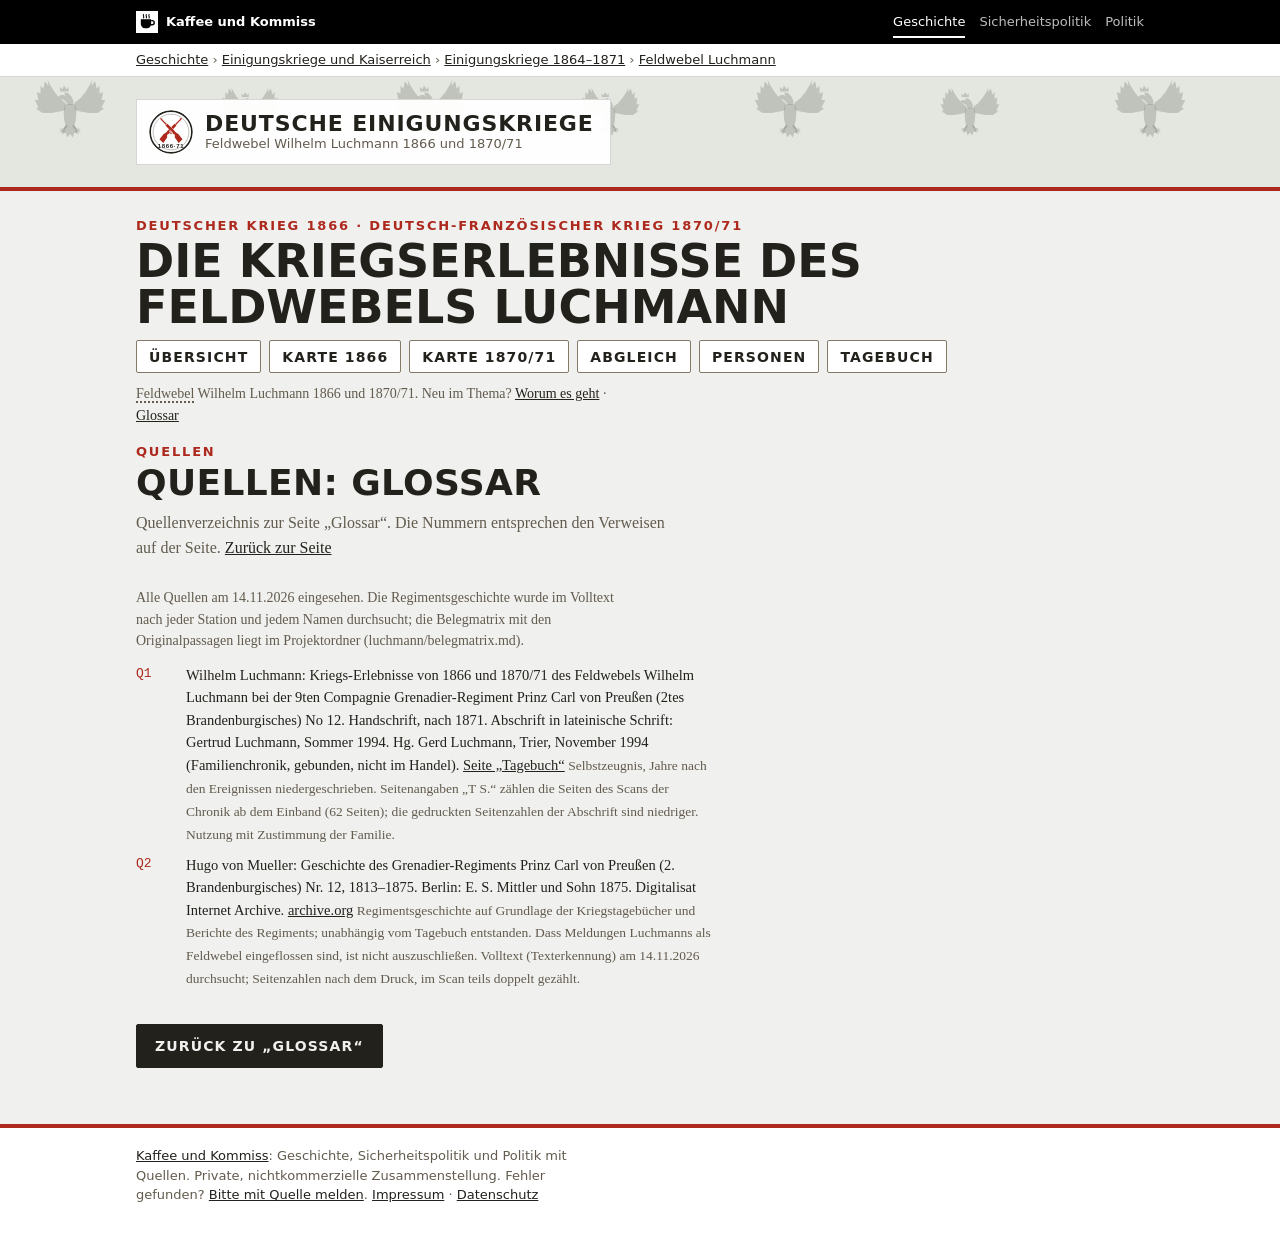
<file: quellen-glossar.html>
<!doctype html>
<html lang="de" class="kk-b-gesch">
<head>
<meta charset="utf-8">
<meta name="viewport" content="width=device-width, initial-scale=1, viewport-fit=cover">
<meta name="description" content="Quellenverzeichnis zur Seite „Glossar“ der Website zu Wilhelm Luchmanns Kriegserlebnissen 1866 und 1870/71.">
<link rel="canonical" href="https://kaffeeundkommiss.github.io/luchmann187071/quellen-glossar.html">
<meta property="og:type" content="website">
<meta property="og:locale" content="de_DE">
<meta property="og:site_name" content="Geschichte">
<meta property="og:title" content="Quellen: Glossar">
<meta property="og:description" content="Quellenverzeichnis zur Seite „Glossar“ der Website zu Wilhelm Luchmanns Kriegserlebnissen 1866 und 1870/71.">
<meta property="og:url" content="https://kaffeeundkommiss.github.io/luchmann187071/quellen-glossar.html">
<!-- Vorschau für Linkvorschauen, erzeugt mit werkzeuge/vorschau.js -->
<meta property="og:image" content="https://kaffeeundkommiss.github.io/luchmann187071/vorschau/quellen-glossar.jpg?v=fed9860c">
<meta property="og:image:width" content="1200">
<meta property="og:image:height" content="630">
<meta property="og:image:alt" content="Quellen: Glossar: Feldwebel Luchmann">
<meta name="twitter:card" content="summary_large_image">
<meta name="twitter:image" content="https://kaffeeundkommiss.github.io/luchmann187071/vorschau/quellen-glossar.jpg?v=fed9860c">
<meta name="theme-color" content="#23211C" media="(prefers-color-scheme: light)">
<meta name="theme-color" content="#12110E" media="(prefers-color-scheme: dark)">
<meta name="apple-mobile-web-app-capable" content="yes">
<meta name="mobile-web-app-capable" content="yes">
<meta name="apple-mobile-web-app-title" content="Luchmann 1866–71">
<link rel="icon" href="icons/favicon.svg" type="image/svg+xml">
<link rel="icon" href="icons/favicon-32.png" sizes="32x32" type="image/png">
<link rel="apple-touch-icon" sizes="180x180" href="icons/apple-touch-icon.png">
<link rel="manifest" href="manifest.webmanifest">
<link rel="stylesheet" href="site.css">
<title>Quellen: Glossar</title>
<link rel="stylesheet" href="https://kaffeeundkommiss.github.io/schriften/schriften.css">
<link rel="stylesheet" href="basis.css">
<style>
/* Unterseiten (Vorlage: Stahlgewitter-Seiten), Zusätze für Bildergalerie und Zitate am Ende */
:root {
  --paper: #eceee8; --panel: #f6f7f3; --ink: #1d2420; --muted: #5d6861; --rule: #c3c9c1; --border: #6f7a72;
  --j2: #6b6f6c; --j4: #2a5d91; --j6: #3f7a2e; --j10: #b07d0a; --j11: #7a3d8f; --ally: #4f6d7a; --red: #ad281d; --red-soft: rgba(173,40,29,.12);
  --f-display: "Barlow Condensed", "Arial Narrow", system-ui, sans-serif;
  --f-body: "Source Serif 4", Georgia, "Times New Roman", serif;
  --f-mono: "IBM Plex Mono", ui-monospace, Menlo, Consolas, monospace;
  color-scheme: light; padding-top: env(safe-area-inset-top, 0px); padding-bottom: env(safe-area-inset-bottom, 0px);
}
@media (prefers-color-scheme: dark) { :root:not([data-theme="light"]) {
  --paper: #121614; --panel: #181d1a; --ink: #e2e6e1; --muted: #98a39b; --rule: #313a35; --border: #7d8a82;
  --j2: #a4aaa6; --j4: #6fa3e0; --j6: #7dbb5f; --j10: #e0b33c; --j11: #c08ad6; --ally: #8fb3c4; --red: #e4533f; --red-soft: rgba(228,83,63,.16);
  color-scheme: dark } }
:root[data-theme="dark"] {
  --paper: #121614; --panel: #181d1a; --ink: #e2e6e1; --muted: #98a39b; --rule: #313a35; --border: #7d8a82;
  --j2: #a4aaa6; --j4: #6fa3e0; --j6: #7dbb5f; --j10: #e0b33c; --j11: #c08ad6; --ally: #8fb3c4; --red: #e4533f; --red-soft: rgba(228,83,63,.16);
  color-scheme: dark }

* { box-sizing: border-box }
body { margin: 0; background: var(--paper); color: var(--ink); font: 400 16px/1.55 var(--f-body) }
[hidden] { display: none !important }
.wrap { max-width: 1040px; margin: 0 auto; padding-block: 28px 56px;
  padding-left: max(16px, env(safe-area-inset-left, 0px)); padding-right: max(16px, env(safe-area-inset-right, 0px));
  display: grid; grid-template-columns: minmax(0, 1fr); gap: 26px }
.wrap > * { min-width: 0 }
header { display: grid; gap: 10px }
.brand { display: flex; align-items: center; gap: 16px }
.brand-text { display: grid; gap: 6px; min-width: 0 }
.logo { width: 76px; height: 76px; flex: none }
.logo-ring { fill: var(--panel); stroke: var(--ink); stroke-width: 3 }
.logo-inner { fill: none; stroke: var(--ink); stroke-width: 1; opacity: .5 }
.logo-plane { fill: var(--red) }
.logo-text { fill: var(--ink); font: 700 12.5px var(--f-display); letter-spacing: .16em }
.eyebrow { font: 600 13px/1 var(--f-display); letter-spacing: .14em; text-transform: uppercase; color: var(--red) }
h1, .h1 { font: 700 clamp(28px, 5vw, 46px)/1 var(--f-display); margin: 0; text-transform: uppercase; text-wrap: balance }
.lede { margin: 0; max-width: 68ch; color: var(--muted) }
.evhead { display: grid; gap: 6px; margin-top: 8px }
.evhead .evtitle { font: 700 clamp(26px, 4vw, 36px)/1.05 var(--f-display); text-transform: uppercase; letter-spacing: .01em; margin: 0; text-wrap: balance }
nav.pages { display: flex; gap: 8px; flex-wrap: wrap }
nav.pages a { font: 600 14px/1 var(--f-display); letter-spacing: .08em; text-transform: uppercase; color: var(--ink); text-decoration: none;
  border: 1px solid var(--border); border-radius: 2px; padding: 9px 12px 8px; background: var(--panel) }
nav.pages a[aria-current="page"] { background: var(--ink); color: var(--paper); border-color: var(--ink) }
nav.pages a[aria-current="true"] { background: var(--ink); color: var(--paper); border-color: var(--ink) }
nav.sub { display: flex; gap: 20px; border-bottom: 1px solid var(--rule); overflow-x: auto; scrollbar-width: none; margin-top: -2px }
nav.sub::-webkit-scrollbar { display: none }
nav.sub a { font: 600 13px/1 var(--f-display); letter-spacing: .08em; text-transform: uppercase; color: var(--muted); text-decoration: none;
  white-space: nowrap; padding: 8px 0 9px; border-bottom: 3px solid transparent; margin-bottom: -1px }
nav.sub a:hover { color: var(--ink) }
nav.sub a[aria-current="page"] { color: var(--ink); border-bottom-color: var(--red) }
nav.sub a:focus-visible { outline: 2px solid var(--red); outline-offset: 2px }
nav.pages a:focus-visible, button:focus-visible, summary:focus-visible { outline: 2px solid var(--red); outline-offset: 2px }
@media (max-width: 560px) { .logo { width: 56px; height: 56px } .brand { gap: 12px } }

h2 { font: 700 20px/1 var(--f-display); text-transform: uppercase; letter-spacing: .04em; margin: 0 }
.sect { display: grid; gap: 12px }
.hint { font-size: 14px; color: var(--muted); margin: 0 }


/* Zeitleiste */
.status { display: flex; flex-wrap: wrap; gap: 8px 16px; font-size: 14px; color: var(--muted); margin: 0; padding: 0; list-style: none }
.status li { display: inline-flex; align-items: center; gap: 7px }
.b { display: inline-block; font: 600 11.5px/1 var(--f-display); letter-spacing: .1em; text-transform: uppercase; padding: 4px 7px 3px; border-radius: 2px; border: 1px solid; white-space: nowrap }
.b.ok { color: var(--j6); border-color: var(--j6) }
.b.part { color: color-mix(in srgb, var(--j10) 70%, var(--ink)); border-color: var(--j10) }
.b.one { color: var(--muted); border-color: var(--border); border-style: dashed }
.b.wid { color: var(--panel); background: var(--red); border-color: var(--red) }
.day { margin: 6px 0 0; font: 600 14px/1 var(--f-display); letter-spacing: .12em; text-transform: uppercase; color: var(--muted) }
ol.tl { list-style: none; margin: 0; padding: 0; display: grid; gap: 0 }
ol.tl > li { display: grid; grid-template-columns: 92px 14px minmax(0, 1fr); gap: 0 12px }
.t { font: 500 13px/1.3 var(--f-mono); color: var(--muted); padding-top: 14px; text-align: right }
.rail { position: relative }
.rail::before { content: ""; position: absolute; left: 6px; top: 0; bottom: 0; width: 2px; background: var(--rule) }
.rail::after { content: ""; position: absolute; left: 1px; top: 17px; width: 12px; height: 12px; border-radius: 50%; background: var(--panel); border: 2px solid var(--ink) }
ol.tl > li.key .rail::after { background: var(--red); border-color: var(--red) }
.card { background: var(--panel); border: 1px solid var(--rule); border-radius: 3px; padding: 11px 14px 12px; margin: 6px 0; display: grid; gap: 6px }
.card h3 { font: 600 18px/1.15 var(--f-display); margin: 0; letter-spacing: .02em }
.card p { margin: 0 }
.meta { display: flex; flex-wrap: wrap; align-items: center; gap: 6px 10px; font-size: 13.5px; color: var(--muted) }
.meta a, .src a { color: var(--ink); font-family: var(--f-mono); font-size: 12.5px }
.why { font-size: 14px; color: var(--muted); font-style: italic }
@media (max-width: 560px) {
  ol.tl > li { grid-template-columns: 14px minmax(0, 1fr); gap: 0 10px }
  .t { grid-column: 2; text-align: left; padding-top: 10px }
  .rail { grid-row: 1 / span 2; grid-column: 1 }
  .card { grid-column: 2 }
}

/* Thesen */
.theses { display: grid; grid-template-columns: repeat(auto-fill, minmax(260px, 1fr)); gap: 10px }
.th { background: var(--panel); border: 1px solid var(--rule); border-top: 3px solid var(--border); border-radius: 3px; padding: 12px 14px; display: grid; gap: 8px; align-content: start }
.th.lead { border-top-color: var(--red) }
.th h3 { font: 600 18px/1.15 var(--f-display); margin: 0 }
.th .who2 { font-size: 13.5px; color: var(--muted); margin: 0 }
.th dl { margin: 0; display: grid; gap: 6px; font-size: 14.5px }
.th dt { font: 600 12px/1 var(--f-display); letter-spacing: .12em; text-transform: uppercase; color: var(--muted) }
.th dd { margin: 0 }
.th .thtext { margin: 0; font-size: 14.5px }

/* Widersprüche, Quellen */
.tbl { width: 100%; border-collapse: collapse; font-size: 14.5px }
.tbl th, .tbl td { text-align: left; vertical-align: top; padding: 8px 10px; border-bottom: 1px solid var(--rule) }
.tbl th { font: 600 12.5px/1.2 var(--f-display); letter-spacing: .1em; text-transform: uppercase; color: var(--muted) }
.tblwrap { overflow-x: auto; -webkit-overflow-scrolling: touch }
ol.srcs { margin: 0; padding: 0; list-style: none; display: grid; gap: 8px; font-size: 14.5px }
ol.srcs li { display: grid; grid-template-columns: 40px minmax(0, 1fr); gap: 10px }
ol.srcs .id { font: 500 13px/1.5 var(--f-mono); color: var(--red) }
ol.srcs .dep { color: var(--muted); font-size: 13.5px }
ol.srcs a { color: var(--ink); overflow-wrap: anywhere }
ol.srcs li:target { background: var(--red-soft); outline: 6px solid var(--red-soft) }
.note { font-size: 13.5px; color: var(--muted); font-style: italic; margin: 0 }
.hint a, .note a, .why a, .th dd a, .th .thtext a, .meta span a { color: var(--ink) }

/* Zahlen */
.stats { display: grid; grid-template-columns: repeat(auto-fill, minmax(220px, 1fr)); gap: 10px }
.stat { background: var(--panel); border: 1px solid var(--rule); border-left: 4px solid var(--ally); border-radius: 3px; padding: 12px 14px; display: grid; gap: 6px; align-content: start }
.stat.red { border-left-color: var(--red) }
.stat .num { font: 700 40px/1 var(--f-display); letter-spacing: .01em }
.stat .lbl { font-size: 14.5px; line-height: 1.35 }
.stat .why { font-size: 13.5px }
.b.self { color: var(--muted); border-color: var(--muted); background: var(--red-soft) }
.tbl td.d { white-space: nowrap; font-family: var(--f-mono); font-size: 13px }

/* Zusätze Luchmann */
.b.self { color: var(--muted); border-color: var(--muted); background: var(--red-soft) }
.zit { font-style: italic; color: var(--ink) } .zit span { font-style: normal; font: 500 12.5px var(--f-mono); color: var(--muted) }
.card .zit { border-left: 3px solid var(--rule); padding-left: 10px }
.th .zit { font-size: 17px; line-height: 1.45 }
.gal { display: grid; grid-template-columns: repeat(auto-fill, minmax(200px, 1fr)); gap: 14px }
.gal2 { grid-template-columns: minmax(0, 2fr) minmax(0, 3fr) }
@media (max-width: 640px) { .gal2 { grid-template-columns: minmax(0, 1fr) } .gal { grid-template-columns: 1fr 1fr } }
.gal figure { margin: 0; display: grid; gap: 6px; align-content: start }
.gal img { display: block; width: 100%; height: auto; border: 1px solid var(--rule); border-radius: 2px; background: var(--panel) }
.gal figcaption { font-size: 13px; line-height: 1.4; color: var(--muted) } .gal figcaption a { color: var(--ink) }
.th.card { margin: 0 }
.th dd a { color: var(--ink) }
.theses { grid-template-columns: repeat(auto-fill, minmax(min(260px, 100%), 1fr)) } .th, .sect { min-width: 0 }
.meta { min-width: 0 } details.belege > summary { flex-wrap: wrap }
.sect { grid-template-columns: minmax(0, 1fr) }
.theses > .card { grid-column: auto }
</style>
<link rel="stylesheet" href="bereich.css">
</head>
<body>
<div class="kk-leiste"><div class="kk-in">
  <a class="kk-haus" href="https://kaffeeundkommiss.github.io/"><img src="kk-tasse.svg" alt="" width="22" height="22"><span>Kaffee und Kommiss</span></a>
  <nav class="kk-bereiche" aria-label="Bereiche"><a href="https://kaffeeundkommiss.github.io/geschichte/" aria-current="true">Geschichte</a><a href="https://kaffeeundkommiss.github.io/sicherheitspolitik/"><span class="kk-lang">Sicherheitspolitik</span><span class="kk-kurz">Sicherheit</span></a><a href="https://kaffeeundkommiss.github.io/politik/">Politik</a></nav>
</div></div>
<nav class="kk-pfad" aria-label="Pfad"><div class="kk-in"><a href="https://kaffeeundkommiss.github.io/geschichte/">Geschichte</a> › <a href="https://kaffeeundkommiss.github.io/geschichte/einigungskriege-kaiserreich/">Einigungskriege und Kaiserreich</a> › <a href="https://kaffeeundkommiss.github.io/geschichte/einigungskriege/">Einigungskriege 1864–1871</a> › <a href="./">Feldwebel Luchmann</a></div></nav>
<div class="kk-kopf"><div class="kk-in">
  <a class="kk-schild" href="https://kaffeeundkommiss.github.io/geschichte/einigungskriege/"><img src="icons/favicon.svg" alt="" width="44" height="44"><span><span class="kk-name" style="display:block">Deutsche Einigungskriege</span><span class="kk-unter" style="display:block">Feldwebel Wilhelm Luchmann 1866 und 1870/71</span></span></a>
</div></div>
<main class="wrap" id="inhalt">
  <header>
    <div class="brand">
      <div class="brand-text">
        <div class="eyebrow">Deutscher Krieg 1866 · Deutsch-Französischer Krieg 1870/71</div>
        <p class="h1">Die Kriegserlebnisse des Feldwebels Luchmann</p>
      </div>
    </div>
    <nav class="pages" aria-label="Seiten">
      <a href="index.html">Übersicht</a>
      <a href="karte-1866.html">Karte 1866</a>
      <a href="karte-1870.html">Karte 1870/71</a>
      <a href="abgleich.html">Abgleich</a>
      <a href="personen.html">Personen</a>
      <a href="tagebuch.html">Tagebuch</a>
    </nav>
    <div class="evhead">
      <div class="eyebrow">Quellen</div>
      <h1 class="evtitle">Quellen: Glossar</h1>
    </div>
    <p class="lede">Quellenverzeichnis zur Seite „Glossar“. Die Nummern entsprechen den Verweisen auf der Seite. <a href="glossar.html">Zurück zur Seite</a></p>
  </header>
  <section class="sect" aria-label="Quellenverzeichnis">
    <p class="hint">Alle Quellen am 14.11.2026 eingesehen. Die Regimentsgeschichte wurde im Volltext nach jeder Station und jedem Namen durchsucht; die Belegmatrix mit den Originalpassagen liegt im Projektordner (luchmann/belegmatrix.md).</p>
    <ol class="srcs">
      <li id="q-tb"><span class="id">Q1</span><span>Wilhelm Luchmann: Kriegs-Erlebnisse von 1866 und 1870/71 des Feldwebels Wilhelm Luchmann bei der 9ten Compagnie Grenadier-Regiment Prinz Carl von Preußen (2tes Brandenburgisches) No 12. Handschrift, nach 1871. Abschrift in lateinische Schrift: Gertrud Luchmann, Sommer 1994. Hg. Gerd Luchmann, Trier, November 1994 (Familienchronik, gebunden, nicht im Handel). <a href="tagebuch.html">Seite „Tagebuch“</a> <span class="dep">Selbstzeugnis, Jahre nach den Ereignissen niedergeschrieben. Seitenangaben „T S.“ zählen die Seiten des Scans der Chronik ab dem Einband (62 Seiten); die gedruckten Seitenzahlen der Abschrift sind niedriger. Nutzung mit Zustimmung der Familie.</span></span></li>
      <li id="q-rg"><span class="id">Q2</span><span>Hugo von Mueller: Geschichte des Grenadier-Regiments Prinz Carl von Preußen (2. Brandenburgisches) Nr. 12, 1813–1875. Berlin: E. S. Mittler und Sohn 1875. Digitalisat Internet Archive. <a href="https://archive.org/details/geschichtedesgr00muelgoog">archive.org</a> <span class="dep">Regimentsgeschichte auf Grundlage der Kriegstagebücher und Berichte des Regiments; unabhängig vom Tagebuch entstanden. Dass Meldungen Luchmanns als Feldwebel eingeflossen sind, ist nicht auszuschließen. Volltext (Texterkennung) am 14.11.2026 durchsucht; Seitenzahlen nach dem Druck, im Scan teils doppelt gezählt.</span></span></li>
    </ol>
  </section>
  <p class="qnav"><a class="qbtn" href="glossar.html">Zurück zu „Glossar“</a></p>
</main>
<script src="site.js" defer></script>
<footer class="kk-fuss"><div class="kk-in">
  <p><a href="https://kaffeeundkommiss.github.io/">Kaffee und Kommiss</a>: Geschichte, Sicherheitspolitik und Politik mit Quellen. Private, nichtkommerzielle Zusammenstellung. Fehler gefunden? <a href="https://kaffeeundkommiss.github.io/kontakt/">Bitte mit Quelle melden</a>. <a href="https://kaffeeundkommiss.github.io/kontakt/#impressum">Impressum</a> · <a href="https://kaffeeundkommiss.github.io/kontakt/#datenschutz">Datenschutz</a></p>
</div></footer>
<script src="link-teilen.js?v=1" defer></script>
</body>
</html>
</file>
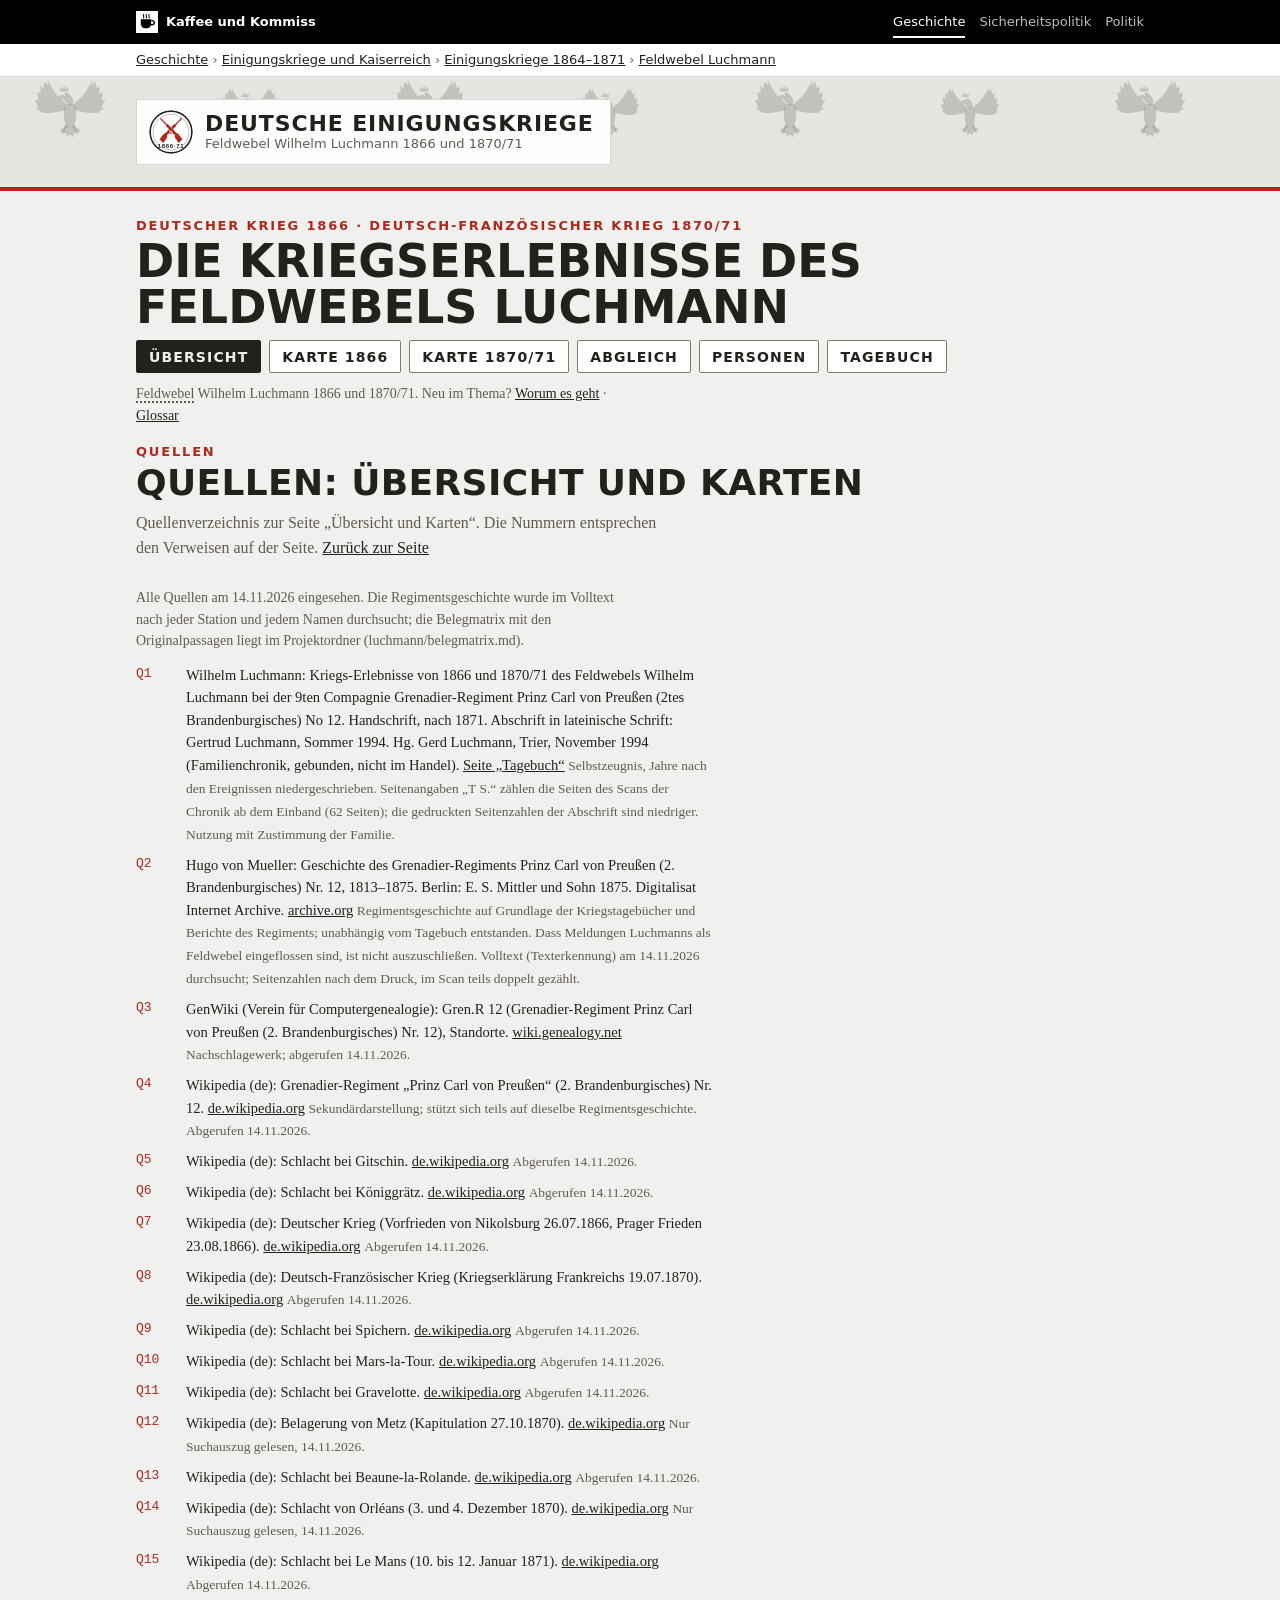
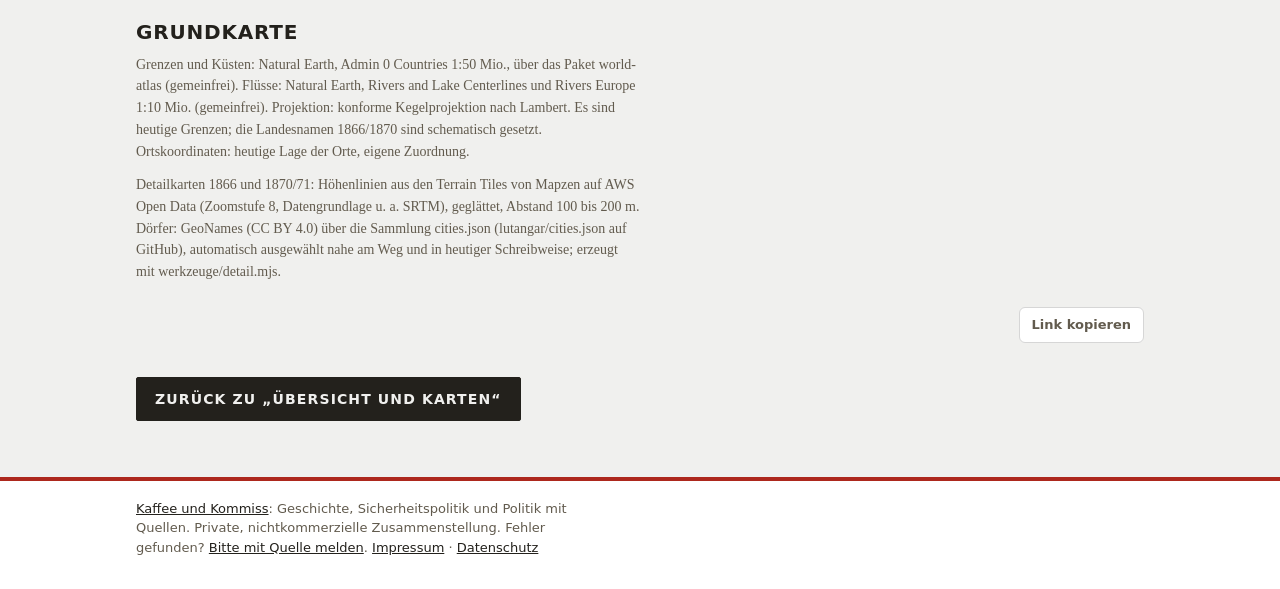
<file: quellen-karte.html>
<!doctype html>
<html lang="de" class="kk-b-gesch">
<head>
<meta charset="utf-8">
<meta name="viewport" content="width=device-width, initial-scale=1, viewport-fit=cover">
<meta name="description" content="Quellenverzeichnis zur Seite „Übersicht und Karten“ der Website zu Wilhelm Luchmanns Kriegserlebnissen 1866 und 1870/71.">
<link rel="canonical" href="https://kaffeeundkommiss.github.io/luchmann187071/quellen-karte.html">
<meta property="og:type" content="website">
<meta property="og:locale" content="de_DE">
<meta property="og:site_name" content="Geschichte">
<meta property="og:title" content="Quellen: Übersicht und Karten">
<meta property="og:description" content="Quellenverzeichnis zur Seite „Übersicht und Karten“ der Website zu Wilhelm Luchmanns Kriegserlebnissen 1866 und 1870/71.">
<meta property="og:url" content="https://kaffeeundkommiss.github.io/luchmann187071/quellen-karte.html">
<!-- Vorschau für Linkvorschauen, erzeugt mit werkzeuge/vorschau.js -->
<meta property="og:image" content="https://kaffeeundkommiss.github.io/luchmann187071/vorschau/quellen-karte.jpg?v=c7b017a3">
<meta property="og:image:width" content="1200">
<meta property="og:image:height" content="630">
<meta property="og:image:alt" content="Quellen: Übersicht und Karten: Feldwebel Luchmann">
<meta name="twitter:card" content="summary_large_image">
<meta name="twitter:image" content="https://kaffeeundkommiss.github.io/luchmann187071/vorschau/quellen-karte.jpg?v=c7b017a3">
<meta name="theme-color" content="#23211C" media="(prefers-color-scheme: light)">
<meta name="theme-color" content="#12110E" media="(prefers-color-scheme: dark)">
<meta name="apple-mobile-web-app-capable" content="yes">
<meta name="mobile-web-app-capable" content="yes">
<meta name="apple-mobile-web-app-title" content="Luchmann 1866–71">
<link rel="icon" href="icons/favicon.svg" type="image/svg+xml">
<link rel="icon" href="icons/favicon-32.png" sizes="32x32" type="image/png">
<link rel="apple-touch-icon" sizes="180x180" href="icons/apple-touch-icon.png">
<link rel="manifest" href="manifest.webmanifest">
<link rel="stylesheet" href="site.css">
<title>Quellen: Übersicht und Karten</title>
<link rel="stylesheet" href="https://kaffeeundkommiss.github.io/schriften/schriften.css">
<link rel="stylesheet" href="basis.css">
<style>
/* Unterseiten (Vorlage: Stahlgewitter-Seiten), Zusätze für Bildergalerie und Zitate am Ende */
:root {
  --paper: #eceee8; --panel: #f6f7f3; --ink: #1d2420; --muted: #5d6861; --rule: #c3c9c1; --border: #6f7a72;
  --j2: #6b6f6c; --j4: #2a5d91; --j6: #3f7a2e; --j10: #b07d0a; --j11: #7a3d8f; --ally: #4f6d7a; --red: #ad281d; --red-soft: rgba(173,40,29,.12);
  --f-display: "Barlow Condensed", "Arial Narrow", system-ui, sans-serif;
  --f-body: "Source Serif 4", Georgia, "Times New Roman", serif;
  --f-mono: "IBM Plex Mono", ui-monospace, Menlo, Consolas, monospace;
  color-scheme: light; padding-top: env(safe-area-inset-top, 0px); padding-bottom: env(safe-area-inset-bottom, 0px);
}
@media (prefers-color-scheme: dark) { :root:not([data-theme="light"]) {
  --paper: #121614; --panel: #181d1a; --ink: #e2e6e1; --muted: #98a39b; --rule: #313a35; --border: #7d8a82;
  --j2: #a4aaa6; --j4: #6fa3e0; --j6: #7dbb5f; --j10: #e0b33c; --j11: #c08ad6; --ally: #8fb3c4; --red: #e4533f; --red-soft: rgba(228,83,63,.16);
  color-scheme: dark } }
:root[data-theme="dark"] {
  --paper: #121614; --panel: #181d1a; --ink: #e2e6e1; --muted: #98a39b; --rule: #313a35; --border: #7d8a82;
  --j2: #a4aaa6; --j4: #6fa3e0; --j6: #7dbb5f; --j10: #e0b33c; --j11: #c08ad6; --ally: #8fb3c4; --red: #e4533f; --red-soft: rgba(228,83,63,.16);
  color-scheme: dark }

* { box-sizing: border-box }
body { margin: 0; background: var(--paper); color: var(--ink); font: 400 16px/1.55 var(--f-body) }
[hidden] { display: none !important }
.wrap { max-width: 1040px; margin: 0 auto; padding-block: 28px 56px;
  padding-left: max(16px, env(safe-area-inset-left, 0px)); padding-right: max(16px, env(safe-area-inset-right, 0px));
  display: grid; grid-template-columns: minmax(0, 1fr); gap: 26px }
.wrap > * { min-width: 0 }
header { display: grid; gap: 10px }
.brand { display: flex; align-items: center; gap: 16px }
.brand-text { display: grid; gap: 6px; min-width: 0 }
.logo { width: 76px; height: 76px; flex: none }
.logo-ring { fill: var(--panel); stroke: var(--ink); stroke-width: 3 }
.logo-inner { fill: none; stroke: var(--ink); stroke-width: 1; opacity: .5 }
.logo-plane { fill: var(--red) }
.logo-text { fill: var(--ink); font: 700 12.5px var(--f-display); letter-spacing: .16em }
.eyebrow { font: 600 13px/1 var(--f-display); letter-spacing: .14em; text-transform: uppercase; color: var(--red) }
h1, .h1 { font: 700 clamp(28px, 5vw, 46px)/1 var(--f-display); margin: 0; text-transform: uppercase; text-wrap: balance }
.lede { margin: 0; max-width: 68ch; color: var(--muted) }
.evhead { display: grid; gap: 6px; margin-top: 8px }
.evhead .evtitle { font: 700 clamp(26px, 4vw, 36px)/1.05 var(--f-display); text-transform: uppercase; letter-spacing: .01em; margin: 0; text-wrap: balance }
nav.pages { display: flex; gap: 8px; flex-wrap: wrap }
nav.pages a { font: 600 14px/1 var(--f-display); letter-spacing: .08em; text-transform: uppercase; color: var(--ink); text-decoration: none;
  border: 1px solid var(--border); border-radius: 2px; padding: 9px 12px 8px; background: var(--panel) }
nav.pages a[aria-current="page"] { background: var(--ink); color: var(--paper); border-color: var(--ink) }
nav.pages a[aria-current="true"] { background: var(--ink); color: var(--paper); border-color: var(--ink) }
nav.sub { display: flex; gap: 20px; border-bottom: 1px solid var(--rule); overflow-x: auto; scrollbar-width: none; margin-top: -2px }
nav.sub::-webkit-scrollbar { display: none }
nav.sub a { font: 600 13px/1 var(--f-display); letter-spacing: .08em; text-transform: uppercase; color: var(--muted); text-decoration: none;
  white-space: nowrap; padding: 8px 0 9px; border-bottom: 3px solid transparent; margin-bottom: -1px }
nav.sub a:hover { color: var(--ink) }
nav.sub a[aria-current="page"] { color: var(--ink); border-bottom-color: var(--red) }
nav.sub a:focus-visible { outline: 2px solid var(--red); outline-offset: 2px }
nav.pages a:focus-visible, button:focus-visible, summary:focus-visible { outline: 2px solid var(--red); outline-offset: 2px }
@media (max-width: 560px) { .logo { width: 56px; height: 56px } .brand { gap: 12px } }

h2 { font: 700 20px/1 var(--f-display); text-transform: uppercase; letter-spacing: .04em; margin: 0 }
.sect { display: grid; gap: 12px }
.hint { font-size: 14px; color: var(--muted); margin: 0 }


/* Zeitleiste */
.status { display: flex; flex-wrap: wrap; gap: 8px 16px; font-size: 14px; color: var(--muted); margin: 0; padding: 0; list-style: none }
.status li { display: inline-flex; align-items: center; gap: 7px }
.b { display: inline-block; font: 600 11.5px/1 var(--f-display); letter-spacing: .1em; text-transform: uppercase; padding: 4px 7px 3px; border-radius: 2px; border: 1px solid; white-space: nowrap }
.b.ok { color: var(--j6); border-color: var(--j6) }
.b.part { color: color-mix(in srgb, var(--j10) 70%, var(--ink)); border-color: var(--j10) }
.b.one { color: var(--muted); border-color: var(--border); border-style: dashed }
.b.wid { color: var(--panel); background: var(--red); border-color: var(--red) }
.day { margin: 6px 0 0; font: 600 14px/1 var(--f-display); letter-spacing: .12em; text-transform: uppercase; color: var(--muted) }
ol.tl { list-style: none; margin: 0; padding: 0; display: grid; gap: 0 }
ol.tl > li { display: grid; grid-template-columns: 92px 14px minmax(0, 1fr); gap: 0 12px }
.t { font: 500 13px/1.3 var(--f-mono); color: var(--muted); padding-top: 14px; text-align: right }
.rail { position: relative }
.rail::before { content: ""; position: absolute; left: 6px; top: 0; bottom: 0; width: 2px; background: var(--rule) }
.rail::after { content: ""; position: absolute; left: 1px; top: 17px; width: 12px; height: 12px; border-radius: 50%; background: var(--panel); border: 2px solid var(--ink) }
ol.tl > li.key .rail::after { background: var(--red); border-color: var(--red) }
.card { background: var(--panel); border: 1px solid var(--rule); border-radius: 3px; padding: 11px 14px 12px; margin: 6px 0; display: grid; gap: 6px }
.card h3 { font: 600 18px/1.15 var(--f-display); margin: 0; letter-spacing: .02em }
.card p { margin: 0 }
.meta { display: flex; flex-wrap: wrap; align-items: center; gap: 6px 10px; font-size: 13.5px; color: var(--muted) }
.meta a, .src a { color: var(--ink); font-family: var(--f-mono); font-size: 12.5px }
.why { font-size: 14px; color: var(--muted); font-style: italic }
@media (max-width: 560px) {
  ol.tl > li { grid-template-columns: 14px minmax(0, 1fr); gap: 0 10px }
  .t { grid-column: 2; text-align: left; padding-top: 10px }
  .rail { grid-row: 1 / span 2; grid-column: 1 }
  .card { grid-column: 2 }
}

/* Thesen */
.theses { display: grid; grid-template-columns: repeat(auto-fill, minmax(260px, 1fr)); gap: 10px }
.th { background: var(--panel); border: 1px solid var(--rule); border-top: 3px solid var(--border); border-radius: 3px; padding: 12px 14px; display: grid; gap: 8px; align-content: start }
.th.lead { border-top-color: var(--red) }
.th h3 { font: 600 18px/1.15 var(--f-display); margin: 0 }
.th .who2 { font-size: 13.5px; color: var(--muted); margin: 0 }
.th dl { margin: 0; display: grid; gap: 6px; font-size: 14.5px }
.th dt { font: 600 12px/1 var(--f-display); letter-spacing: .12em; text-transform: uppercase; color: var(--muted) }
.th dd { margin: 0 }
.th .thtext { margin: 0; font-size: 14.5px }

/* Widersprüche, Quellen */
.tbl { width: 100%; border-collapse: collapse; font-size: 14.5px }
.tbl th, .tbl td { text-align: left; vertical-align: top; padding: 8px 10px; border-bottom: 1px solid var(--rule) }
.tbl th { font: 600 12.5px/1.2 var(--f-display); letter-spacing: .1em; text-transform: uppercase; color: var(--muted) }
.tblwrap { overflow-x: auto; -webkit-overflow-scrolling: touch }
ol.srcs { margin: 0; padding: 0; list-style: none; display: grid; gap: 8px; font-size: 14.5px }
ol.srcs li { display: grid; grid-template-columns: 40px minmax(0, 1fr); gap: 10px }
ol.srcs .id { font: 500 13px/1.5 var(--f-mono); color: var(--red) }
ol.srcs .dep { color: var(--muted); font-size: 13.5px }
ol.srcs a { color: var(--ink); overflow-wrap: anywhere }
ol.srcs li:target { background: var(--red-soft); outline: 6px solid var(--red-soft) }
.note { font-size: 13.5px; color: var(--muted); font-style: italic; margin: 0 }
.hint a, .note a, .why a, .th dd a, .th .thtext a, .meta span a { color: var(--ink) }

/* Zahlen */
.stats { display: grid; grid-template-columns: repeat(auto-fill, minmax(220px, 1fr)); gap: 10px }
.stat { background: var(--panel); border: 1px solid var(--rule); border-left: 4px solid var(--ally); border-radius: 3px; padding: 12px 14px; display: grid; gap: 6px; align-content: start }
.stat.red { border-left-color: var(--red) }
.stat .num { font: 700 40px/1 var(--f-display); letter-spacing: .01em }
.stat .lbl { font-size: 14.5px; line-height: 1.35 }
.stat .why { font-size: 13.5px }
.b.self { color: var(--muted); border-color: var(--muted); background: var(--red-soft) }
.tbl td.d { white-space: nowrap; font-family: var(--f-mono); font-size: 13px }

/* Zusätze Luchmann */
.b.self { color: var(--muted); border-color: var(--muted); background: var(--red-soft) }
.zit { font-style: italic; color: var(--ink) } .zit span { font-style: normal; font: 500 12.5px var(--f-mono); color: var(--muted) }
.card .zit { border-left: 3px solid var(--rule); padding-left: 10px }
.th .zit { font-size: 17px; line-height: 1.45 }
.gal { display: grid; grid-template-columns: repeat(auto-fill, minmax(200px, 1fr)); gap: 14px }
.gal2 { grid-template-columns: minmax(0, 2fr) minmax(0, 3fr) }
@media (max-width: 640px) { .gal2 { grid-template-columns: minmax(0, 1fr) } .gal { grid-template-columns: 1fr 1fr } }
.gal figure { margin: 0; display: grid; gap: 6px; align-content: start }
.gal img { display: block; width: 100%; height: auto; border: 1px solid var(--rule); border-radius: 2px; background: var(--panel) }
.gal figcaption { font-size: 13px; line-height: 1.4; color: var(--muted) } .gal figcaption a { color: var(--ink) }
.th.card { margin: 0 }
.th dd a { color: var(--ink) }
.theses { grid-template-columns: repeat(auto-fill, minmax(min(260px, 100%), 1fr)) } .th, .sect { min-width: 0 }
.meta { min-width: 0 } details.belege > summary { flex-wrap: wrap }
.sect { grid-template-columns: minmax(0, 1fr) }
.theses > .card { grid-column: auto }
</style>
<link rel="stylesheet" href="bereich.css">
</head>
<body>
<div class="kk-leiste"><div class="kk-in">
  <a class="kk-haus" href="https://kaffeeundkommiss.github.io/"><img src="kk-tasse.svg" alt="" width="22" height="22"><span>Kaffee und Kommiss</span></a>
  <nav class="kk-bereiche" aria-label="Bereiche"><a href="https://kaffeeundkommiss.github.io/geschichte/" aria-current="true">Geschichte</a><a href="https://kaffeeundkommiss.github.io/sicherheitspolitik/"><span class="kk-lang">Sicherheitspolitik</span><span class="kk-kurz">Sicherheit</span></a><a href="https://kaffeeundkommiss.github.io/politik/">Politik</a></nav>
</div></div>
<nav class="kk-pfad" aria-label="Pfad"><div class="kk-in"><a href="https://kaffeeundkommiss.github.io/geschichte/">Geschichte</a> › <a href="https://kaffeeundkommiss.github.io/geschichte/einigungskriege-kaiserreich/">Einigungskriege und Kaiserreich</a> › <a href="https://kaffeeundkommiss.github.io/geschichte/einigungskriege/">Einigungskriege 1864–1871</a> › <a href="./">Feldwebel Luchmann</a></div></nav>
<div class="kk-kopf"><div class="kk-in">
  <a class="kk-schild" href="https://kaffeeundkommiss.github.io/geschichte/einigungskriege/"><img src="icons/favicon.svg" alt="" width="44" height="44"><span><span class="kk-name" style="display:block">Deutsche Einigungskriege</span><span class="kk-unter" style="display:block">Feldwebel Wilhelm Luchmann 1866 und 1870/71</span></span></a>
</div></div>
<main class="wrap" id="inhalt">
  <header>
    <div class="brand">
      <div class="brand-text">
        <div class="eyebrow">Deutscher Krieg 1866 · Deutsch-Französischer Krieg 1870/71</div>
        <p class="h1">Die Kriegserlebnisse des Feldwebels Luchmann</p>
      </div>
    </div>
    <nav class="pages" aria-label="Seiten">
      <a href="index.html" aria-current="true">Übersicht</a>
      <a href="karte-1866.html">Karte 1866</a>
      <a href="karte-1870.html">Karte 1870/71</a>
      <a href="abgleich.html">Abgleich</a>
      <a href="personen.html">Personen</a>
      <a href="tagebuch.html">Tagebuch</a>
    </nav>
    <div class="evhead">
      <div class="eyebrow">Quellen</div>
      <h1 class="evtitle">Quellen: Übersicht und Karten</h1>
    </div>
    <p class="lede">Quellenverzeichnis zur Seite „Übersicht und Karten“. Die Nummern entsprechen den Verweisen auf der Seite. <a href="index.html">Zurück zur Seite</a></p>
  </header>
  <section class="sect" aria-label="Quellenverzeichnis">
    <p class="hint">Alle Quellen am 14.11.2026 eingesehen. Die Regimentsgeschichte wurde im Volltext nach jeder Station und jedem Namen durchsucht; die Belegmatrix mit den Originalpassagen liegt im Projektordner (luchmann/belegmatrix.md).</p>
    <ol class="srcs">
      <li id="q-tb"><span class="id">Q1</span><span>Wilhelm Luchmann: Kriegs-Erlebnisse von 1866 und 1870/71 des Feldwebels Wilhelm Luchmann bei der 9ten Compagnie Grenadier-Regiment Prinz Carl von Preußen (2tes Brandenburgisches) No 12. Handschrift, nach 1871. Abschrift in lateinische Schrift: Gertrud Luchmann, Sommer 1994. Hg. Gerd Luchmann, Trier, November 1994 (Familienchronik, gebunden, nicht im Handel). <a href="tagebuch.html">Seite „Tagebuch“</a> <span class="dep">Selbstzeugnis, Jahre nach den Ereignissen niedergeschrieben. Seitenangaben „T S.“ zählen die Seiten des Scans der Chronik ab dem Einband (62 Seiten); die gedruckten Seitenzahlen der Abschrift sind niedriger. Nutzung mit Zustimmung der Familie.</span></span></li>
      <li id="q-rg"><span class="id">Q2</span><span>Hugo von Mueller: Geschichte des Grenadier-Regiments Prinz Carl von Preußen (2. Brandenburgisches) Nr. 12, 1813–1875. Berlin: E. S. Mittler und Sohn 1875. Digitalisat Internet Archive. <a href="https://archive.org/details/geschichtedesgr00muelgoog">archive.org</a> <span class="dep">Regimentsgeschichte auf Grundlage der Kriegstagebücher und Berichte des Regiments; unabhängig vom Tagebuch entstanden. Dass Meldungen Luchmanns als Feldwebel eingeflossen sind, ist nicht auszuschließen. Volltext (Texterkennung) am 14.11.2026 durchsucht; Seitenzahlen nach dem Druck, im Scan teils doppelt gezählt.</span></span></li>
      <li id="q-gw"><span class="id">Q3</span><span>GenWiki (Verein für Computergenealogie): Gren.R 12 (Grenadier-Regiment Prinz Carl von Preußen (2. Brandenburgisches) Nr. 12), Standorte. <a href="https://wiki.genealogy.net/Gren.R_12">wiki.genealogy.net</a> <span class="dep">Nachschlagewerk; abgerufen 14.11.2026.</span></span></li>
      <li id="q-wp-reg"><span class="id">Q4</span><span>Wikipedia (de): Grenadier-Regiment „Prinz Carl von Preußen“ (2. Brandenburgisches) Nr. 12. <a href="https://de.wikipedia.org/wiki/Grenadier-Regiment_%E2%80%9EPrinz_Carl_von_Preu%C3%9Fen%E2%80%9C_(2._Brandenburgisches)_Nr._12">de.wikipedia.org</a> <span class="dep">Sekundärdarstellung; stützt sich teils auf dieselbe Regimentsgeschichte. Abgerufen 14.11.2026.</span></span></li>
      <li id="q-wp-gitschin"><span class="id">Q5</span><span>Wikipedia (de): Schlacht bei Gitschin. <a href="https://de.wikipedia.org/wiki/Schlacht_bei_Gitschin">de.wikipedia.org</a> <span class="dep">Abgerufen 14.11.2026.</span></span></li>
      <li id="q-wp-kg"><span class="id">Q6</span><span>Wikipedia (de): Schlacht bei Königgrätz. <a href="https://de.wikipedia.org/wiki/Schlacht_bei_K%C3%B6niggr%C3%A4tz">de.wikipedia.org</a> <span class="dep">Abgerufen 14.11.2026.</span></span></li>
      <li id="q-wp-dk"><span class="id">Q7</span><span>Wikipedia (de): Deutscher Krieg (Vorfrieden von Nikolsburg 26.07.1866, Prager Frieden 23.08.1866). <a href="https://de.wikipedia.org/wiki/Deutscher_Krieg">de.wikipedia.org</a> <span class="dep">Abgerufen 14.11.2026.</span></span></li>
      <li id="q-wp-dfk"><span class="id">Q8</span><span>Wikipedia (de): Deutsch-Französischer Krieg (Kriegserklärung Frankreichs 19.07.1870). <a href="https://de.wikipedia.org/wiki/Deutsch-Franz%C3%B6sischer_Krieg">de.wikipedia.org</a> <span class="dep">Abgerufen 14.11.2026.</span></span></li>
      <li id="q-wp-spichern"><span class="id">Q9</span><span>Wikipedia (de): Schlacht bei Spichern. <a href="https://de.wikipedia.org/wiki/Schlacht_bei_Spichern">de.wikipedia.org</a> <span class="dep">Abgerufen 14.11.2026.</span></span></li>
      <li id="q-wp-mlt"><span class="id">Q10</span><span>Wikipedia (de): Schlacht bei Mars-la-Tour. <a href="https://de.wikipedia.org/wiki/Schlacht_bei_Mars-la-Tour">de.wikipedia.org</a> <span class="dep">Abgerufen 14.11.2026.</span></span></li>
      <li id="q-wp-grav"><span class="id">Q11</span><span>Wikipedia (de): Schlacht bei Gravelotte. <a href="https://de.wikipedia.org/wiki/Schlacht_bei_Gravelotte">de.wikipedia.org</a> <span class="dep">Abgerufen 14.11.2026.</span></span></li>
      <li id="q-wp-metz"><span class="id">Q12</span><span>Wikipedia (de): Belagerung von Metz (Kapitulation 27.10.1870). <a href="https://de.wikipedia.org/wiki/Belagerung_von_Metz">de.wikipedia.org</a> <span class="dep">Nur Suchauszug gelesen, 14.11.2026.</span></span></li>
      <li id="q-wp-beaune"><span class="id">Q13</span><span>Wikipedia (de): Schlacht bei Beaune-la-Rolande. <a href="https://de.wikipedia.org/wiki/Schlacht_bei_Beaune-la-Rolande">de.wikipedia.org</a> <span class="dep">Abgerufen 14.11.2026.</span></span></li>
      <li id="q-wp-orleans"><span class="id">Q14</span><span>Wikipedia (de): Schlacht von Orléans (3. und 4. Dezember 1870). <a href="https://de.wikipedia.org/wiki/Schlacht_von_Orl%C3%A9ans">de.wikipedia.org</a> <span class="dep">Nur Suchauszug gelesen, 14.11.2026.</span></span></li>
      <li id="q-wp-lemans"><span class="id">Q15</span><span>Wikipedia (de): Schlacht bei Le Mans (10. bis 12. Januar 1871). <a href="https://de.wikipedia.org/wiki/Schlacht_bei_Le_Mans">de.wikipedia.org</a> <span class="dep">Abgerufen 14.11.2026.</span></span></li>
    </ol>
  </section>
  <section class="sect" aria-labelledby="kH">
    <h2 id="kH">Grundkarte</h2>
    <p class="hint">Grenzen und Küsten: Natural Earth, Admin 0 Countries 1:50 Mio., über das Paket world-atlas (gemeinfrei). Flüsse: Natural Earth, Rivers and Lake Centerlines und Rivers Europe 1:10 Mio. (gemeinfrei). Projektion: konforme Kegelprojektion nach Lambert. Es sind heutige Grenzen; die Landesnamen 1866/1870 sind schematisch gesetzt. Ortskoordinaten: heutige Lage der Orte, eigene Zuordnung.</p>
    <p class="hint">Detailkarten 1866 und 1870/71: Höhenlinien aus den Terrain Tiles von Mapzen auf AWS Open Data (Zoomstufe 8, Datengrundlage u. a. SRTM), geglättet, Abstand 100 bis 200 m. Dörfer: GeoNames (CC BY 4.0) über die Sammlung cities.json (lutangar/cities.json auf GitHub), automatisch ausgewählt nahe am Weg und in heutiger Schreibweise; erzeugt mit werkzeuge/detail.mjs.</p>
  </section>
  <p class="qnav"><a class="qbtn" href="index.html">Zurück zu „Übersicht und Karten“</a></p>
</main>
<script src="site.js" defer></script>
<footer class="kk-fuss"><div class="kk-in">
  <p><a href="https://kaffeeundkommiss.github.io/">Kaffee und Kommiss</a>: Geschichte, Sicherheitspolitik und Politik mit Quellen. Private, nichtkommerzielle Zusammenstellung. Fehler gefunden? <a href="https://kaffeeundkommiss.github.io/kontakt/">Bitte mit Quelle melden</a>. <a href="https://kaffeeundkommiss.github.io/kontakt/#impressum">Impressum</a> · <a href="https://kaffeeundkommiss.github.io/kontakt/#datenschutz">Datenschutz</a></p>
</div></footer>
<script src="link-teilen.js?v=1" defer></script>
</body>
</html>
</file>
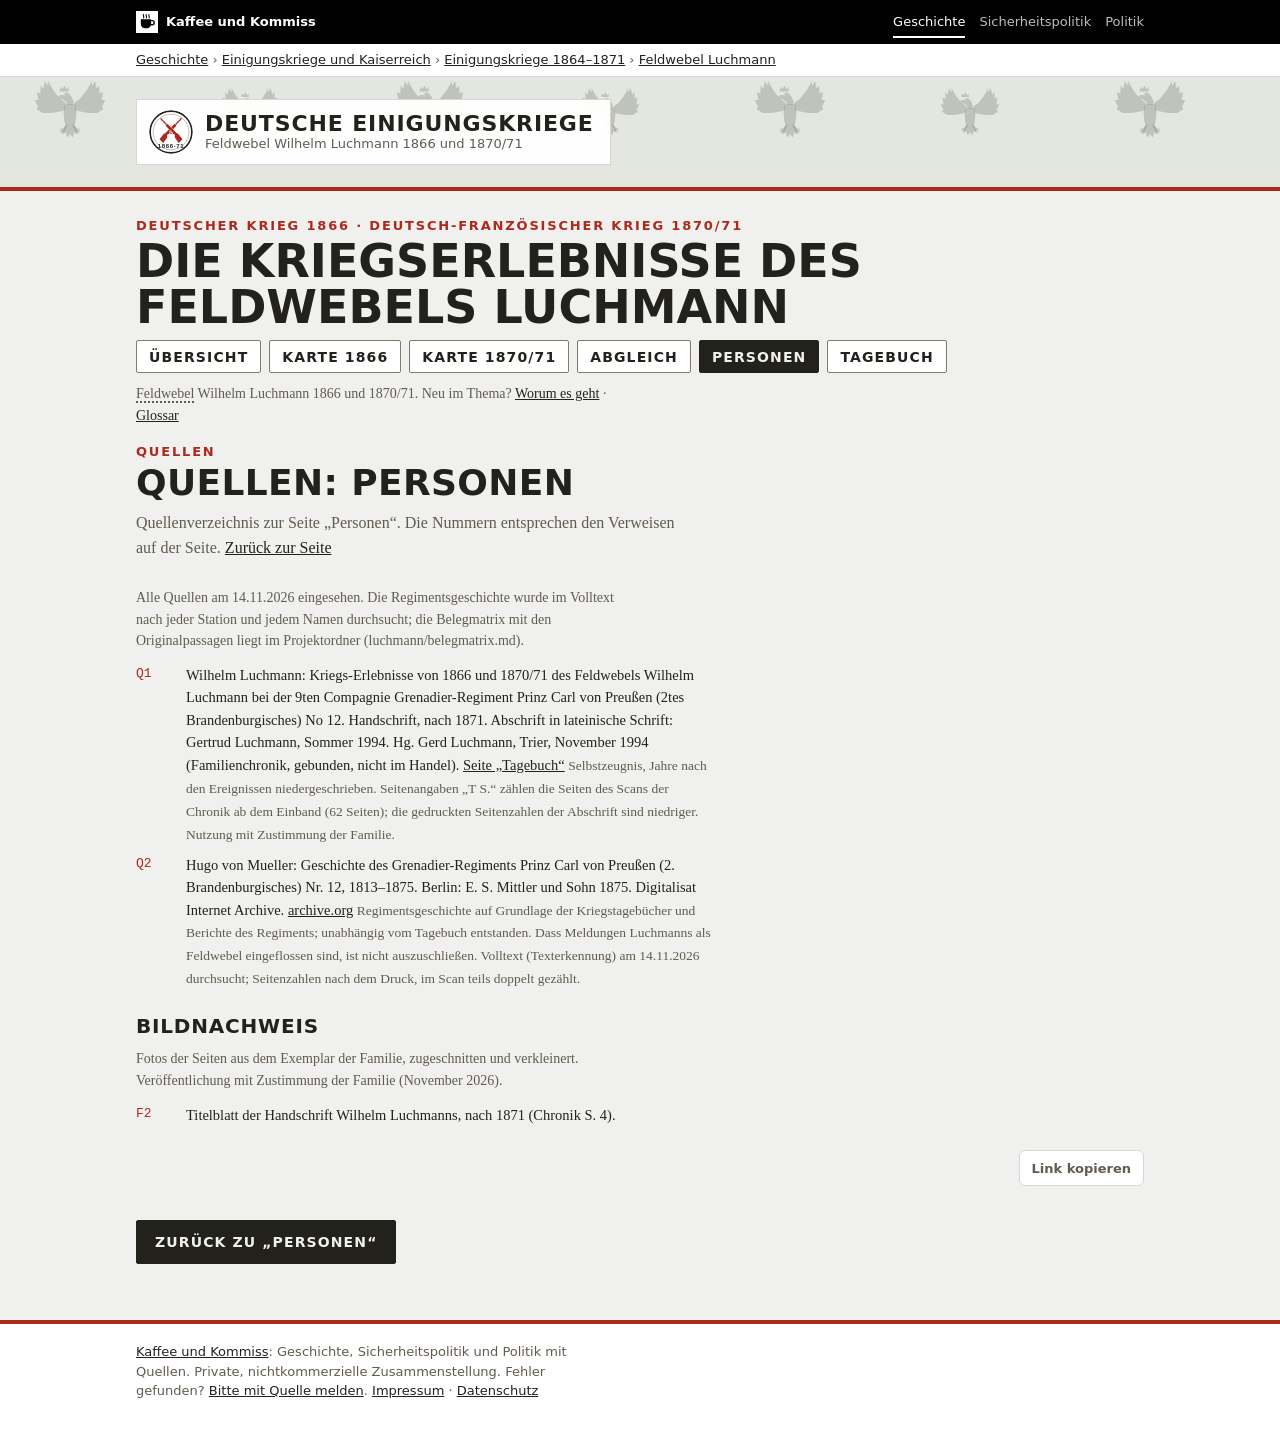
<file: quellen-personen.html>
<!doctype html>
<html lang="de" class="kk-b-gesch">
<head>
<meta charset="utf-8">
<meta name="viewport" content="width=device-width, initial-scale=1, viewport-fit=cover">
<meta name="description" content="Quellenverzeichnis zur Seite „Personen“ der Website zu Wilhelm Luchmanns Kriegserlebnissen 1866 und 1870/71.">
<link rel="canonical" href="https://kaffeeundkommiss.github.io/luchmann187071/quellen-personen.html">
<meta property="og:type" content="website">
<meta property="og:locale" content="de_DE">
<meta property="og:site_name" content="Geschichte">
<meta property="og:title" content="Quellen: Personen">
<meta property="og:description" content="Quellenverzeichnis zur Seite „Personen“ der Website zu Wilhelm Luchmanns Kriegserlebnissen 1866 und 1870/71.">
<meta property="og:url" content="https://kaffeeundkommiss.github.io/luchmann187071/quellen-personen.html">
<!-- Vorschau für Linkvorschauen, erzeugt mit werkzeuge/vorschau.js -->
<meta property="og:image" content="https://kaffeeundkommiss.github.io/luchmann187071/vorschau/quellen-personen.jpg?v=5f130e7a">
<meta property="og:image:width" content="1200">
<meta property="og:image:height" content="630">
<meta property="og:image:alt" content="Quellen: Personen: Feldwebel Luchmann">
<meta name="twitter:card" content="summary_large_image">
<meta name="twitter:image" content="https://kaffeeundkommiss.github.io/luchmann187071/vorschau/quellen-personen.jpg?v=5f130e7a">
<meta name="theme-color" content="#23211C" media="(prefers-color-scheme: light)">
<meta name="theme-color" content="#12110E" media="(prefers-color-scheme: dark)">
<meta name="apple-mobile-web-app-capable" content="yes">
<meta name="mobile-web-app-capable" content="yes">
<meta name="apple-mobile-web-app-title" content="Luchmann 1866–71">
<link rel="icon" href="icons/favicon.svg" type="image/svg+xml">
<link rel="icon" href="icons/favicon-32.png" sizes="32x32" type="image/png">
<link rel="apple-touch-icon" sizes="180x180" href="icons/apple-touch-icon.png">
<link rel="manifest" href="manifest.webmanifest">
<link rel="stylesheet" href="site.css">
<title>Quellen: Personen</title>
<link rel="stylesheet" href="https://kaffeeundkommiss.github.io/schriften/schriften.css">
<link rel="stylesheet" href="basis.css">
<style>
/* Unterseiten (Vorlage: Stahlgewitter-Seiten), Zusätze für Bildergalerie und Zitate am Ende */
:root {
  --paper: #eceee8; --panel: #f6f7f3; --ink: #1d2420; --muted: #5d6861; --rule: #c3c9c1; --border: #6f7a72;
  --j2: #6b6f6c; --j4: #2a5d91; --j6: #3f7a2e; --j10: #b07d0a; --j11: #7a3d8f; --ally: #4f6d7a; --red: #ad281d; --red-soft: rgba(173,40,29,.12);
  --f-display: "Barlow Condensed", "Arial Narrow", system-ui, sans-serif;
  --f-body: "Source Serif 4", Georgia, "Times New Roman", serif;
  --f-mono: "IBM Plex Mono", ui-monospace, Menlo, Consolas, monospace;
  color-scheme: light; padding-top: env(safe-area-inset-top, 0px); padding-bottom: env(safe-area-inset-bottom, 0px);
}
@media (prefers-color-scheme: dark) { :root:not([data-theme="light"]) {
  --paper: #121614; --panel: #181d1a; --ink: #e2e6e1; --muted: #98a39b; --rule: #313a35; --border: #7d8a82;
  --j2: #a4aaa6; --j4: #6fa3e0; --j6: #7dbb5f; --j10: #e0b33c; --j11: #c08ad6; --ally: #8fb3c4; --red: #e4533f; --red-soft: rgba(228,83,63,.16);
  color-scheme: dark } }
:root[data-theme="dark"] {
  --paper: #121614; --panel: #181d1a; --ink: #e2e6e1; --muted: #98a39b; --rule: #313a35; --border: #7d8a82;
  --j2: #a4aaa6; --j4: #6fa3e0; --j6: #7dbb5f; --j10: #e0b33c; --j11: #c08ad6; --ally: #8fb3c4; --red: #e4533f; --red-soft: rgba(228,83,63,.16);
  color-scheme: dark }

* { box-sizing: border-box }
body { margin: 0; background: var(--paper); color: var(--ink); font: 400 16px/1.55 var(--f-body) }
[hidden] { display: none !important }
.wrap { max-width: 1040px; margin: 0 auto; padding-block: 28px 56px;
  padding-left: max(16px, env(safe-area-inset-left, 0px)); padding-right: max(16px, env(safe-area-inset-right, 0px));
  display: grid; grid-template-columns: minmax(0, 1fr); gap: 26px }
.wrap > * { min-width: 0 }
header { display: grid; gap: 10px }
.brand { display: flex; align-items: center; gap: 16px }
.brand-text { display: grid; gap: 6px; min-width: 0 }
.logo { width: 76px; height: 76px; flex: none }
.logo-ring { fill: var(--panel); stroke: var(--ink); stroke-width: 3 }
.logo-inner { fill: none; stroke: var(--ink); stroke-width: 1; opacity: .5 }
.logo-plane { fill: var(--red) }
.logo-text { fill: var(--ink); font: 700 12.5px var(--f-display); letter-spacing: .16em }
.eyebrow { font: 600 13px/1 var(--f-display); letter-spacing: .14em; text-transform: uppercase; color: var(--red) }
h1, .h1 { font: 700 clamp(28px, 5vw, 46px)/1 var(--f-display); margin: 0; text-transform: uppercase; text-wrap: balance }
.lede { margin: 0; max-width: 68ch; color: var(--muted) }
.evhead { display: grid; gap: 6px; margin-top: 8px }
.evhead .evtitle { font: 700 clamp(26px, 4vw, 36px)/1.05 var(--f-display); text-transform: uppercase; letter-spacing: .01em; margin: 0; text-wrap: balance }
nav.pages { display: flex; gap: 8px; flex-wrap: wrap }
nav.pages a { font: 600 14px/1 var(--f-display); letter-spacing: .08em; text-transform: uppercase; color: var(--ink); text-decoration: none;
  border: 1px solid var(--border); border-radius: 2px; padding: 9px 12px 8px; background: var(--panel) }
nav.pages a[aria-current="page"] { background: var(--ink); color: var(--paper); border-color: var(--ink) }
nav.pages a[aria-current="true"] { background: var(--ink); color: var(--paper); border-color: var(--ink) }
nav.sub { display: flex; gap: 20px; border-bottom: 1px solid var(--rule); overflow-x: auto; scrollbar-width: none; margin-top: -2px }
nav.sub::-webkit-scrollbar { display: none }
nav.sub a { font: 600 13px/1 var(--f-display); letter-spacing: .08em; text-transform: uppercase; color: var(--muted); text-decoration: none;
  white-space: nowrap; padding: 8px 0 9px; border-bottom: 3px solid transparent; margin-bottom: -1px }
nav.sub a:hover { color: var(--ink) }
nav.sub a[aria-current="page"] { color: var(--ink); border-bottom-color: var(--red) }
nav.sub a:focus-visible { outline: 2px solid var(--red); outline-offset: 2px }
nav.pages a:focus-visible, button:focus-visible, summary:focus-visible { outline: 2px solid var(--red); outline-offset: 2px }
@media (max-width: 560px) { .logo { width: 56px; height: 56px } .brand { gap: 12px } }

h2 { font: 700 20px/1 var(--f-display); text-transform: uppercase; letter-spacing: .04em; margin: 0 }
.sect { display: grid; gap: 12px }
.hint { font-size: 14px; color: var(--muted); margin: 0 }


/* Zeitleiste */
.status { display: flex; flex-wrap: wrap; gap: 8px 16px; font-size: 14px; color: var(--muted); margin: 0; padding: 0; list-style: none }
.status li { display: inline-flex; align-items: center; gap: 7px }
.b { display: inline-block; font: 600 11.5px/1 var(--f-display); letter-spacing: .1em; text-transform: uppercase; padding: 4px 7px 3px; border-radius: 2px; border: 1px solid; white-space: nowrap }
.b.ok { color: var(--j6); border-color: var(--j6) }
.b.part { color: color-mix(in srgb, var(--j10) 70%, var(--ink)); border-color: var(--j10) }
.b.one { color: var(--muted); border-color: var(--border); border-style: dashed }
.b.wid { color: var(--panel); background: var(--red); border-color: var(--red) }
.day { margin: 6px 0 0; font: 600 14px/1 var(--f-display); letter-spacing: .12em; text-transform: uppercase; color: var(--muted) }
ol.tl { list-style: none; margin: 0; padding: 0; display: grid; gap: 0 }
ol.tl > li { display: grid; grid-template-columns: 92px 14px minmax(0, 1fr); gap: 0 12px }
.t { font: 500 13px/1.3 var(--f-mono); color: var(--muted); padding-top: 14px; text-align: right }
.rail { position: relative }
.rail::before { content: ""; position: absolute; left: 6px; top: 0; bottom: 0; width: 2px; background: var(--rule) }
.rail::after { content: ""; position: absolute; left: 1px; top: 17px; width: 12px; height: 12px; border-radius: 50%; background: var(--panel); border: 2px solid var(--ink) }
ol.tl > li.key .rail::after { background: var(--red); border-color: var(--red) }
.card { background: var(--panel); border: 1px solid var(--rule); border-radius: 3px; padding: 11px 14px 12px; margin: 6px 0; display: grid; gap: 6px }
.card h3 { font: 600 18px/1.15 var(--f-display); margin: 0; letter-spacing: .02em }
.card p { margin: 0 }
.meta { display: flex; flex-wrap: wrap; align-items: center; gap: 6px 10px; font-size: 13.5px; color: var(--muted) }
.meta a, .src a { color: var(--ink); font-family: var(--f-mono); font-size: 12.5px }
.why { font-size: 14px; color: var(--muted); font-style: italic }
@media (max-width: 560px) {
  ol.tl > li { grid-template-columns: 14px minmax(0, 1fr); gap: 0 10px }
  .t { grid-column: 2; text-align: left; padding-top: 10px }
  .rail { grid-row: 1 / span 2; grid-column: 1 }
  .card { grid-column: 2 }
}

/* Thesen */
.theses { display: grid; grid-template-columns: repeat(auto-fill, minmax(260px, 1fr)); gap: 10px }
.th { background: var(--panel); border: 1px solid var(--rule); border-top: 3px solid var(--border); border-radius: 3px; padding: 12px 14px; display: grid; gap: 8px; align-content: start }
.th.lead { border-top-color: var(--red) }
.th h3 { font: 600 18px/1.15 var(--f-display); margin: 0 }
.th .who2 { font-size: 13.5px; color: var(--muted); margin: 0 }
.th dl { margin: 0; display: grid; gap: 6px; font-size: 14.5px }
.th dt { font: 600 12px/1 var(--f-display); letter-spacing: .12em; text-transform: uppercase; color: var(--muted) }
.th dd { margin: 0 }
.th .thtext { margin: 0; font-size: 14.5px }

/* Widersprüche, Quellen */
.tbl { width: 100%; border-collapse: collapse; font-size: 14.5px }
.tbl th, .tbl td { text-align: left; vertical-align: top; padding: 8px 10px; border-bottom: 1px solid var(--rule) }
.tbl th { font: 600 12.5px/1.2 var(--f-display); letter-spacing: .1em; text-transform: uppercase; color: var(--muted) }
.tblwrap { overflow-x: auto; -webkit-overflow-scrolling: touch }
ol.srcs { margin: 0; padding: 0; list-style: none; display: grid; gap: 8px; font-size: 14.5px }
ol.srcs li { display: grid; grid-template-columns: 40px minmax(0, 1fr); gap: 10px }
ol.srcs .id { font: 500 13px/1.5 var(--f-mono); color: var(--red) }
ol.srcs .dep { color: var(--muted); font-size: 13.5px }
ol.srcs a { color: var(--ink); overflow-wrap: anywhere }
ol.srcs li:target { background: var(--red-soft); outline: 6px solid var(--red-soft) }
.note { font-size: 13.5px; color: var(--muted); font-style: italic; margin: 0 }
.hint a, .note a, .why a, .th dd a, .th .thtext a, .meta span a { color: var(--ink) }

/* Zahlen */
.stats { display: grid; grid-template-columns: repeat(auto-fill, minmax(220px, 1fr)); gap: 10px }
.stat { background: var(--panel); border: 1px solid var(--rule); border-left: 4px solid var(--ally); border-radius: 3px; padding: 12px 14px; display: grid; gap: 6px; align-content: start }
.stat.red { border-left-color: var(--red) }
.stat .num { font: 700 40px/1 var(--f-display); letter-spacing: .01em }
.stat .lbl { font-size: 14.5px; line-height: 1.35 }
.stat .why { font-size: 13.5px }
.b.self { color: var(--muted); border-color: var(--muted); background: var(--red-soft) }
.tbl td.d { white-space: nowrap; font-family: var(--f-mono); font-size: 13px }

/* Zusätze Luchmann */
.b.self { color: var(--muted); border-color: var(--muted); background: var(--red-soft) }
.zit { font-style: italic; color: var(--ink) } .zit span { font-style: normal; font: 500 12.5px var(--f-mono); color: var(--muted) }
.card .zit { border-left: 3px solid var(--rule); padding-left: 10px }
.th .zit { font-size: 17px; line-height: 1.45 }
.gal { display: grid; grid-template-columns: repeat(auto-fill, minmax(200px, 1fr)); gap: 14px }
.gal2 { grid-template-columns: minmax(0, 2fr) minmax(0, 3fr) }
@media (max-width: 640px) { .gal2 { grid-template-columns: minmax(0, 1fr) } .gal { grid-template-columns: 1fr 1fr } }
.gal figure { margin: 0; display: grid; gap: 6px; align-content: start }
.gal img { display: block; width: 100%; height: auto; border: 1px solid var(--rule); border-radius: 2px; background: var(--panel) }
.gal figcaption { font-size: 13px; line-height: 1.4; color: var(--muted) } .gal figcaption a { color: var(--ink) }
.th.card { margin: 0 }
.th dd a { color: var(--ink) }
.theses { grid-template-columns: repeat(auto-fill, minmax(min(260px, 100%), 1fr)) } .th, .sect { min-width: 0 }
.meta { min-width: 0 } details.belege > summary { flex-wrap: wrap }
.sect { grid-template-columns: minmax(0, 1fr) }
.theses > .card { grid-column: auto }
</style>
<link rel="stylesheet" href="bereich.css">
</head>
<body>
<div class="kk-leiste"><div class="kk-in">
  <a class="kk-haus" href="https://kaffeeundkommiss.github.io/"><img src="kk-tasse.svg" alt="" width="22" height="22"><span>Kaffee und Kommiss</span></a>
  <nav class="kk-bereiche" aria-label="Bereiche"><a href="https://kaffeeundkommiss.github.io/geschichte/" aria-current="true">Geschichte</a><a href="https://kaffeeundkommiss.github.io/sicherheitspolitik/"><span class="kk-lang">Sicherheitspolitik</span><span class="kk-kurz">Sicherheit</span></a><a href="https://kaffeeundkommiss.github.io/politik/">Politik</a></nav>
</div></div>
<nav class="kk-pfad" aria-label="Pfad"><div class="kk-in"><a href="https://kaffeeundkommiss.github.io/geschichte/">Geschichte</a> › <a href="https://kaffeeundkommiss.github.io/geschichte/einigungskriege-kaiserreich/">Einigungskriege und Kaiserreich</a> › <a href="https://kaffeeundkommiss.github.io/geschichte/einigungskriege/">Einigungskriege 1864–1871</a> › <a href="./">Feldwebel Luchmann</a></div></nav>
<div class="kk-kopf"><div class="kk-in">
  <a class="kk-schild" href="https://kaffeeundkommiss.github.io/geschichte/einigungskriege/"><img src="icons/favicon.svg" alt="" width="44" height="44"><span><span class="kk-name" style="display:block">Deutsche Einigungskriege</span><span class="kk-unter" style="display:block">Feldwebel Wilhelm Luchmann 1866 und 1870/71</span></span></a>
</div></div>
<main class="wrap" id="inhalt">
  <header>
    <div class="brand">
      <div class="brand-text">
        <div class="eyebrow">Deutscher Krieg 1866 · Deutsch-Französischer Krieg 1870/71</div>
        <p class="h1">Die Kriegserlebnisse des Feldwebels Luchmann</p>
      </div>
    </div>
    <nav class="pages" aria-label="Seiten">
      <a href="index.html">Übersicht</a>
      <a href="karte-1866.html">Karte 1866</a>
      <a href="karte-1870.html">Karte 1870/71</a>
      <a href="abgleich.html">Abgleich</a>
      <a href="personen.html" aria-current="true">Personen</a>
      <a href="tagebuch.html">Tagebuch</a>
    </nav>
    <div class="evhead">
      <div class="eyebrow">Quellen</div>
      <h1 class="evtitle">Quellen: Personen</h1>
    </div>
    <p class="lede">Quellenverzeichnis zur Seite „Personen“. Die Nummern entsprechen den Verweisen auf der Seite. <a href="personen.html">Zurück zur Seite</a></p>
  </header>
  <section class="sect" aria-label="Quellenverzeichnis">
    <p class="hint">Alle Quellen am 14.11.2026 eingesehen. Die Regimentsgeschichte wurde im Volltext nach jeder Station und jedem Namen durchsucht; die Belegmatrix mit den Originalpassagen liegt im Projektordner (luchmann/belegmatrix.md).</p>
    <ol class="srcs">
      <li id="q-tb"><span class="id">Q1</span><span>Wilhelm Luchmann: Kriegs-Erlebnisse von 1866 und 1870/71 des Feldwebels Wilhelm Luchmann bei der 9ten Compagnie Grenadier-Regiment Prinz Carl von Preußen (2tes Brandenburgisches) No 12. Handschrift, nach 1871. Abschrift in lateinische Schrift: Gertrud Luchmann, Sommer 1994. Hg. Gerd Luchmann, Trier, November 1994 (Familienchronik, gebunden, nicht im Handel). <a href="tagebuch.html">Seite „Tagebuch“</a> <span class="dep">Selbstzeugnis, Jahre nach den Ereignissen niedergeschrieben. Seitenangaben „T S.“ zählen die Seiten des Scans der Chronik ab dem Einband (62 Seiten); die gedruckten Seitenzahlen der Abschrift sind niedriger. Nutzung mit Zustimmung der Familie.</span></span></li>
      <li id="q-rg"><span class="id">Q2</span><span>Hugo von Mueller: Geschichte des Grenadier-Regiments Prinz Carl von Preußen (2. Brandenburgisches) Nr. 12, 1813–1875. Berlin: E. S. Mittler und Sohn 1875. Digitalisat Internet Archive. <a href="https://archive.org/details/geschichtedesgr00muelgoog">archive.org</a> <span class="dep">Regimentsgeschichte auf Grundlage der Kriegstagebücher und Berichte des Regiments; unabhängig vom Tagebuch entstanden. Dass Meldungen Luchmanns als Feldwebel eingeflossen sind, ist nicht auszuschließen. Volltext (Texterkennung) am 14.11.2026 durchsucht; Seitenzahlen nach dem Druck, im Scan teils doppelt gezählt.</span></span></li>
    </ol>
  </section>
  <section class="sect" aria-labelledby="bildH">
    <h2 id="bildH">Bildnachweis</h2>
    <p class="hint">Fotos der Seiten aus dem Exemplar der Familie, zugeschnitten und verkleinert. Veröffentlichung mit Zustimmung der Familie (November 2026).</p>
    <ol class="srcs">
      <li id="f2"><span class="id">F2</span><span>Titelblatt der Handschrift Wilhelm Luchmanns, nach 1871 (Chronik S. 4).</span></li>
    </ol>
  </section>
  <p class="qnav"><a class="qbtn" href="personen.html">Zurück zu „Personen“</a></p>
</main>
<script src="site.js" defer></script>
<footer class="kk-fuss"><div class="kk-in">
  <p><a href="https://kaffeeundkommiss.github.io/">Kaffee und Kommiss</a>: Geschichte, Sicherheitspolitik und Politik mit Quellen. Private, nichtkommerzielle Zusammenstellung. Fehler gefunden? <a href="https://kaffeeundkommiss.github.io/kontakt/">Bitte mit Quelle melden</a>. <a href="https://kaffeeundkommiss.github.io/kontakt/#impressum">Impressum</a> · <a href="https://kaffeeundkommiss.github.io/kontakt/#datenschutz">Datenschutz</a></p>
</div></footer>
<script src="link-teilen.js?v=1" defer></script>
</body>
</html>
</file>
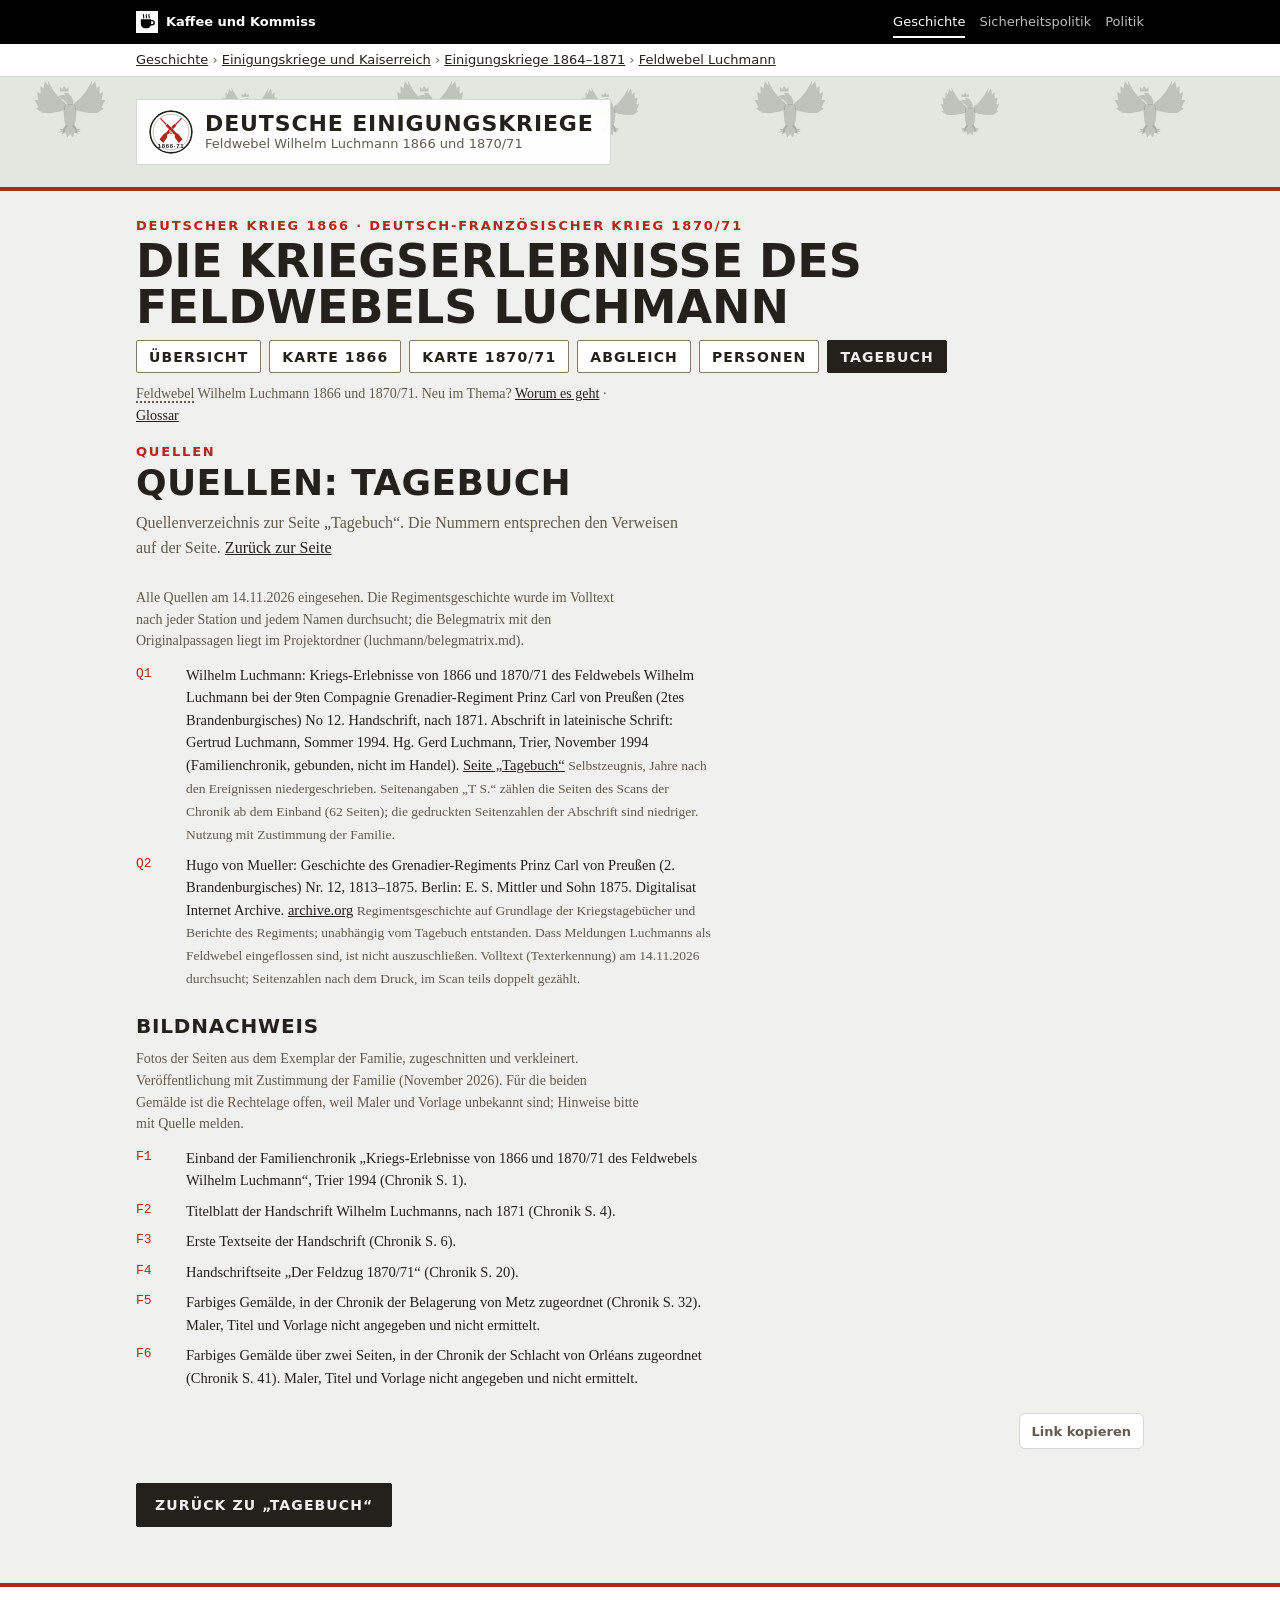
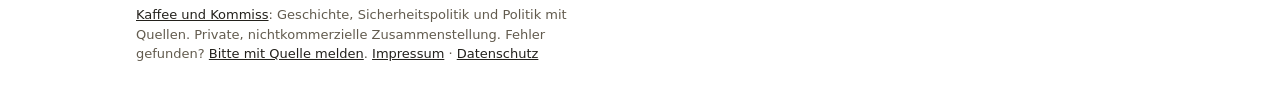
<file: quellen-tagebuch.html>
<!doctype html>
<html lang="de" class="kk-b-gesch">
<head>
<meta charset="utf-8">
<meta name="viewport" content="width=device-width, initial-scale=1, viewport-fit=cover">
<meta name="description" content="Quellenverzeichnis zur Seite „Tagebuch“ der Website zu Wilhelm Luchmanns Kriegserlebnissen 1866 und 1870/71.">
<link rel="canonical" href="https://kaffeeundkommiss.github.io/luchmann187071/quellen-tagebuch.html">
<meta property="og:type" content="website">
<meta property="og:locale" content="de_DE">
<meta property="og:site_name" content="Geschichte">
<meta property="og:title" content="Quellen: Tagebuch">
<meta property="og:description" content="Quellenverzeichnis zur Seite „Tagebuch“ der Website zu Wilhelm Luchmanns Kriegserlebnissen 1866 und 1870/71.">
<meta property="og:url" content="https://kaffeeundkommiss.github.io/luchmann187071/quellen-tagebuch.html">
<!-- Vorschau für Linkvorschauen, erzeugt mit werkzeuge/vorschau.js -->
<meta property="og:image" content="https://kaffeeundkommiss.github.io/luchmann187071/vorschau/quellen-tagebuch.jpg?v=de65f53c">
<meta property="og:image:width" content="1200">
<meta property="og:image:height" content="630">
<meta property="og:image:alt" content="Quellen: Tagebuch: Feldwebel Luchmann">
<meta name="twitter:card" content="summary_large_image">
<meta name="twitter:image" content="https://kaffeeundkommiss.github.io/luchmann187071/vorschau/quellen-tagebuch.jpg?v=de65f53c">
<meta name="theme-color" content="#23211C" media="(prefers-color-scheme: light)">
<meta name="theme-color" content="#12110E" media="(prefers-color-scheme: dark)">
<meta name="apple-mobile-web-app-capable" content="yes">
<meta name="mobile-web-app-capable" content="yes">
<meta name="apple-mobile-web-app-title" content="Luchmann 1866–71">
<link rel="icon" href="icons/favicon.svg" type="image/svg+xml">
<link rel="icon" href="icons/favicon-32.png" sizes="32x32" type="image/png">
<link rel="apple-touch-icon" sizes="180x180" href="icons/apple-touch-icon.png">
<link rel="manifest" href="manifest.webmanifest">
<link rel="stylesheet" href="site.css">
<title>Quellen: Tagebuch</title>
<link rel="stylesheet" href="https://kaffeeundkommiss.github.io/schriften/schriften.css">
<link rel="stylesheet" href="basis.css">
<style>
/* Unterseiten (Vorlage: Stahlgewitter-Seiten), Zusätze für Bildergalerie und Zitate am Ende */
:root {
  --paper: #eceee8; --panel: #f6f7f3; --ink: #1d2420; --muted: #5d6861; --rule: #c3c9c1; --border: #6f7a72;
  --j2: #6b6f6c; --j4: #2a5d91; --j6: #3f7a2e; --j10: #b07d0a; --j11: #7a3d8f; --ally: #4f6d7a; --red: #ad281d; --red-soft: rgba(173,40,29,.12);
  --f-display: "Barlow Condensed", "Arial Narrow", system-ui, sans-serif;
  --f-body: "Source Serif 4", Georgia, "Times New Roman", serif;
  --f-mono: "IBM Plex Mono", ui-monospace, Menlo, Consolas, monospace;
  color-scheme: light; padding-top: env(safe-area-inset-top, 0px); padding-bottom: env(safe-area-inset-bottom, 0px);
}
@media (prefers-color-scheme: dark) { :root:not([data-theme="light"]) {
  --paper: #121614; --panel: #181d1a; --ink: #e2e6e1; --muted: #98a39b; --rule: #313a35; --border: #7d8a82;
  --j2: #a4aaa6; --j4: #6fa3e0; --j6: #7dbb5f; --j10: #e0b33c; --j11: #c08ad6; --ally: #8fb3c4; --red: #e4533f; --red-soft: rgba(228,83,63,.16);
  color-scheme: dark } }
:root[data-theme="dark"] {
  --paper: #121614; --panel: #181d1a; --ink: #e2e6e1; --muted: #98a39b; --rule: #313a35; --border: #7d8a82;
  --j2: #a4aaa6; --j4: #6fa3e0; --j6: #7dbb5f; --j10: #e0b33c; --j11: #c08ad6; --ally: #8fb3c4; --red: #e4533f; --red-soft: rgba(228,83,63,.16);
  color-scheme: dark }

* { box-sizing: border-box }
body { margin: 0; background: var(--paper); color: var(--ink); font: 400 16px/1.55 var(--f-body) }
[hidden] { display: none !important }
.wrap { max-width: 1040px; margin: 0 auto; padding-block: 28px 56px;
  padding-left: max(16px, env(safe-area-inset-left, 0px)); padding-right: max(16px, env(safe-area-inset-right, 0px));
  display: grid; grid-template-columns: minmax(0, 1fr); gap: 26px }
.wrap > * { min-width: 0 }
header { display: grid; gap: 10px }
.brand { display: flex; align-items: center; gap: 16px }
.brand-text { display: grid; gap: 6px; min-width: 0 }
.logo { width: 76px; height: 76px; flex: none }
.logo-ring { fill: var(--panel); stroke: var(--ink); stroke-width: 3 }
.logo-inner { fill: none; stroke: var(--ink); stroke-width: 1; opacity: .5 }
.logo-plane { fill: var(--red) }
.logo-text { fill: var(--ink); font: 700 12.5px var(--f-display); letter-spacing: .16em }
.eyebrow { font: 600 13px/1 var(--f-display); letter-spacing: .14em; text-transform: uppercase; color: var(--red) }
h1, .h1 { font: 700 clamp(28px, 5vw, 46px)/1 var(--f-display); margin: 0; text-transform: uppercase; text-wrap: balance }
.lede { margin: 0; max-width: 68ch; color: var(--muted) }
.evhead { display: grid; gap: 6px; margin-top: 8px }
.evhead .evtitle { font: 700 clamp(26px, 4vw, 36px)/1.05 var(--f-display); text-transform: uppercase; letter-spacing: .01em; margin: 0; text-wrap: balance }
nav.pages { display: flex; gap: 8px; flex-wrap: wrap }
nav.pages a { font: 600 14px/1 var(--f-display); letter-spacing: .08em; text-transform: uppercase; color: var(--ink); text-decoration: none;
  border: 1px solid var(--border); border-radius: 2px; padding: 9px 12px 8px; background: var(--panel) }
nav.pages a[aria-current="page"] { background: var(--ink); color: var(--paper); border-color: var(--ink) }
nav.pages a[aria-current="true"] { background: var(--ink); color: var(--paper); border-color: var(--ink) }
nav.sub { display: flex; gap: 20px; border-bottom: 1px solid var(--rule); overflow-x: auto; scrollbar-width: none; margin-top: -2px }
nav.sub::-webkit-scrollbar { display: none }
nav.sub a { font: 600 13px/1 var(--f-display); letter-spacing: .08em; text-transform: uppercase; color: var(--muted); text-decoration: none;
  white-space: nowrap; padding: 8px 0 9px; border-bottom: 3px solid transparent; margin-bottom: -1px }
nav.sub a:hover { color: var(--ink) }
nav.sub a[aria-current="page"] { color: var(--ink); border-bottom-color: var(--red) }
nav.sub a:focus-visible { outline: 2px solid var(--red); outline-offset: 2px }
nav.pages a:focus-visible, button:focus-visible, summary:focus-visible { outline: 2px solid var(--red); outline-offset: 2px }
@media (max-width: 560px) { .logo { width: 56px; height: 56px } .brand { gap: 12px } }

h2 { font: 700 20px/1 var(--f-display); text-transform: uppercase; letter-spacing: .04em; margin: 0 }
.sect { display: grid; gap: 12px }
.hint { font-size: 14px; color: var(--muted); margin: 0 }


/* Zeitleiste */
.status { display: flex; flex-wrap: wrap; gap: 8px 16px; font-size: 14px; color: var(--muted); margin: 0; padding: 0; list-style: none }
.status li { display: inline-flex; align-items: center; gap: 7px }
.b { display: inline-block; font: 600 11.5px/1 var(--f-display); letter-spacing: .1em; text-transform: uppercase; padding: 4px 7px 3px; border-radius: 2px; border: 1px solid; white-space: nowrap }
.b.ok { color: var(--j6); border-color: var(--j6) }
.b.part { color: color-mix(in srgb, var(--j10) 70%, var(--ink)); border-color: var(--j10) }
.b.one { color: var(--muted); border-color: var(--border); border-style: dashed }
.b.wid { color: var(--panel); background: var(--red); border-color: var(--red) }
.day { margin: 6px 0 0; font: 600 14px/1 var(--f-display); letter-spacing: .12em; text-transform: uppercase; color: var(--muted) }
ol.tl { list-style: none; margin: 0; padding: 0; display: grid; gap: 0 }
ol.tl > li { display: grid; grid-template-columns: 92px 14px minmax(0, 1fr); gap: 0 12px }
.t { font: 500 13px/1.3 var(--f-mono); color: var(--muted); padding-top: 14px; text-align: right }
.rail { position: relative }
.rail::before { content: ""; position: absolute; left: 6px; top: 0; bottom: 0; width: 2px; background: var(--rule) }
.rail::after { content: ""; position: absolute; left: 1px; top: 17px; width: 12px; height: 12px; border-radius: 50%; background: var(--panel); border: 2px solid var(--ink) }
ol.tl > li.key .rail::after { background: var(--red); border-color: var(--red) }
.card { background: var(--panel); border: 1px solid var(--rule); border-radius: 3px; padding: 11px 14px 12px; margin: 6px 0; display: grid; gap: 6px }
.card h3 { font: 600 18px/1.15 var(--f-display); margin: 0; letter-spacing: .02em }
.card p { margin: 0 }
.meta { display: flex; flex-wrap: wrap; align-items: center; gap: 6px 10px; font-size: 13.5px; color: var(--muted) }
.meta a, .src a { color: var(--ink); font-family: var(--f-mono); font-size: 12.5px }
.why { font-size: 14px; color: var(--muted); font-style: italic }
@media (max-width: 560px) {
  ol.tl > li { grid-template-columns: 14px minmax(0, 1fr); gap: 0 10px }
  .t { grid-column: 2; text-align: left; padding-top: 10px }
  .rail { grid-row: 1 / span 2; grid-column: 1 }
  .card { grid-column: 2 }
}

/* Thesen */
.theses { display: grid; grid-template-columns: repeat(auto-fill, minmax(260px, 1fr)); gap: 10px }
.th { background: var(--panel); border: 1px solid var(--rule); border-top: 3px solid var(--border); border-radius: 3px; padding: 12px 14px; display: grid; gap: 8px; align-content: start }
.th.lead { border-top-color: var(--red) }
.th h3 { font: 600 18px/1.15 var(--f-display); margin: 0 }
.th .who2 { font-size: 13.5px; color: var(--muted); margin: 0 }
.th dl { margin: 0; display: grid; gap: 6px; font-size: 14.5px }
.th dt { font: 600 12px/1 var(--f-display); letter-spacing: .12em; text-transform: uppercase; color: var(--muted) }
.th dd { margin: 0 }
.th .thtext { margin: 0; font-size: 14.5px }

/* Widersprüche, Quellen */
.tbl { width: 100%; border-collapse: collapse; font-size: 14.5px }
.tbl th, .tbl td { text-align: left; vertical-align: top; padding: 8px 10px; border-bottom: 1px solid var(--rule) }
.tbl th { font: 600 12.5px/1.2 var(--f-display); letter-spacing: .1em; text-transform: uppercase; color: var(--muted) }
.tblwrap { overflow-x: auto; -webkit-overflow-scrolling: touch }
ol.srcs { margin: 0; padding: 0; list-style: none; display: grid; gap: 8px; font-size: 14.5px }
ol.srcs li { display: grid; grid-template-columns: 40px minmax(0, 1fr); gap: 10px }
ol.srcs .id { font: 500 13px/1.5 var(--f-mono); color: var(--red) }
ol.srcs .dep { color: var(--muted); font-size: 13.5px }
ol.srcs a { color: var(--ink); overflow-wrap: anywhere }
ol.srcs li:target { background: var(--red-soft); outline: 6px solid var(--red-soft) }
.note { font-size: 13.5px; color: var(--muted); font-style: italic; margin: 0 }
.hint a, .note a, .why a, .th dd a, .th .thtext a, .meta span a { color: var(--ink) }

/* Zahlen */
.stats { display: grid; grid-template-columns: repeat(auto-fill, minmax(220px, 1fr)); gap: 10px }
.stat { background: var(--panel); border: 1px solid var(--rule); border-left: 4px solid var(--ally); border-radius: 3px; padding: 12px 14px; display: grid; gap: 6px; align-content: start }
.stat.red { border-left-color: var(--red) }
.stat .num { font: 700 40px/1 var(--f-display); letter-spacing: .01em }
.stat .lbl { font-size: 14.5px; line-height: 1.35 }
.stat .why { font-size: 13.5px }
.b.self { color: var(--muted); border-color: var(--muted); background: var(--red-soft) }
.tbl td.d { white-space: nowrap; font-family: var(--f-mono); font-size: 13px }

/* Zusätze Luchmann */
.b.self { color: var(--muted); border-color: var(--muted); background: var(--red-soft) }
.zit { font-style: italic; color: var(--ink) } .zit span { font-style: normal; font: 500 12.5px var(--f-mono); color: var(--muted) }
.card .zit { border-left: 3px solid var(--rule); padding-left: 10px }
.th .zit { font-size: 17px; line-height: 1.45 }
.gal { display: grid; grid-template-columns: repeat(auto-fill, minmax(200px, 1fr)); gap: 14px }
.gal2 { grid-template-columns: minmax(0, 2fr) minmax(0, 3fr) }
@media (max-width: 640px) { .gal2 { grid-template-columns: minmax(0, 1fr) } .gal { grid-template-columns: 1fr 1fr } }
.gal figure { margin: 0; display: grid; gap: 6px; align-content: start }
.gal img { display: block; width: 100%; height: auto; border: 1px solid var(--rule); border-radius: 2px; background: var(--panel) }
.gal figcaption { font-size: 13px; line-height: 1.4; color: var(--muted) } .gal figcaption a { color: var(--ink) }
.th.card { margin: 0 }
.th dd a { color: var(--ink) }
.theses { grid-template-columns: repeat(auto-fill, minmax(min(260px, 100%), 1fr)) } .th, .sect { min-width: 0 }
.meta { min-width: 0 } details.belege > summary { flex-wrap: wrap }
.sect { grid-template-columns: minmax(0, 1fr) }
.theses > .card { grid-column: auto }
</style>
<link rel="stylesheet" href="bereich.css">
</head>
<body>
<div class="kk-leiste"><div class="kk-in">
  <a class="kk-haus" href="https://kaffeeundkommiss.github.io/"><img src="kk-tasse.svg" alt="" width="22" height="22"><span>Kaffee und Kommiss</span></a>
  <nav class="kk-bereiche" aria-label="Bereiche"><a href="https://kaffeeundkommiss.github.io/geschichte/" aria-current="true">Geschichte</a><a href="https://kaffeeundkommiss.github.io/sicherheitspolitik/"><span class="kk-lang">Sicherheitspolitik</span><span class="kk-kurz">Sicherheit</span></a><a href="https://kaffeeundkommiss.github.io/politik/">Politik</a></nav>
</div></div>
<nav class="kk-pfad" aria-label="Pfad"><div class="kk-in"><a href="https://kaffeeundkommiss.github.io/geschichte/">Geschichte</a> › <a href="https://kaffeeundkommiss.github.io/geschichte/einigungskriege-kaiserreich/">Einigungskriege und Kaiserreich</a> › <a href="https://kaffeeundkommiss.github.io/geschichte/einigungskriege/">Einigungskriege 1864–1871</a> › <a href="./">Feldwebel Luchmann</a></div></nav>
<div class="kk-kopf"><div class="kk-in">
  <a class="kk-schild" href="https://kaffeeundkommiss.github.io/geschichte/einigungskriege/"><img src="icons/favicon.svg" alt="" width="44" height="44"><span><span class="kk-name" style="display:block">Deutsche Einigungskriege</span><span class="kk-unter" style="display:block">Feldwebel Wilhelm Luchmann 1866 und 1870/71</span></span></a>
</div></div>
<main class="wrap" id="inhalt">
  <header>
    <div class="brand">
      <div class="brand-text">
        <div class="eyebrow">Deutscher Krieg 1866 · Deutsch-Französischer Krieg 1870/71</div>
        <p class="h1">Die Kriegserlebnisse des Feldwebels Luchmann</p>
      </div>
    </div>
    <nav class="pages" aria-label="Seiten">
      <a href="index.html">Übersicht</a>
      <a href="karte-1866.html">Karte 1866</a>
      <a href="karte-1870.html">Karte 1870/71</a>
      <a href="abgleich.html">Abgleich</a>
      <a href="personen.html">Personen</a>
      <a href="tagebuch.html" aria-current="true">Tagebuch</a>
    </nav>
    <div class="evhead">
      <div class="eyebrow">Quellen</div>
      <h1 class="evtitle">Quellen: Tagebuch</h1>
    </div>
    <p class="lede">Quellenverzeichnis zur Seite „Tagebuch“. Die Nummern entsprechen den Verweisen auf der Seite. <a href="tagebuch.html">Zurück zur Seite</a></p>
  </header>
  <section class="sect" aria-label="Quellenverzeichnis">
    <p class="hint">Alle Quellen am 14.11.2026 eingesehen. Die Regimentsgeschichte wurde im Volltext nach jeder Station und jedem Namen durchsucht; die Belegmatrix mit den Originalpassagen liegt im Projektordner (luchmann/belegmatrix.md).</p>
    <ol class="srcs">
      <li id="q-tb"><span class="id">Q1</span><span>Wilhelm Luchmann: Kriegs-Erlebnisse von 1866 und 1870/71 des Feldwebels Wilhelm Luchmann bei der 9ten Compagnie Grenadier-Regiment Prinz Carl von Preußen (2tes Brandenburgisches) No 12. Handschrift, nach 1871. Abschrift in lateinische Schrift: Gertrud Luchmann, Sommer 1994. Hg. Gerd Luchmann, Trier, November 1994 (Familienchronik, gebunden, nicht im Handel). <a href="tagebuch.html">Seite „Tagebuch“</a> <span class="dep">Selbstzeugnis, Jahre nach den Ereignissen niedergeschrieben. Seitenangaben „T S.“ zählen die Seiten des Scans der Chronik ab dem Einband (62 Seiten); die gedruckten Seitenzahlen der Abschrift sind niedriger. Nutzung mit Zustimmung der Familie.</span></span></li>
      <li id="q-rg"><span class="id">Q2</span><span>Hugo von Mueller: Geschichte des Grenadier-Regiments Prinz Carl von Preußen (2. Brandenburgisches) Nr. 12, 1813–1875. Berlin: E. S. Mittler und Sohn 1875. Digitalisat Internet Archive. <a href="https://archive.org/details/geschichtedesgr00muelgoog">archive.org</a> <span class="dep">Regimentsgeschichte auf Grundlage der Kriegstagebücher und Berichte des Regiments; unabhängig vom Tagebuch entstanden. Dass Meldungen Luchmanns als Feldwebel eingeflossen sind, ist nicht auszuschließen. Volltext (Texterkennung) am 14.11.2026 durchsucht; Seitenzahlen nach dem Druck, im Scan teils doppelt gezählt.</span></span></li>
    </ol>
  </section>
  <section class="sect" aria-labelledby="bildH">
    <h2 id="bildH">Bildnachweis</h2>
    <p class="hint">Fotos der Seiten aus dem Exemplar der Familie, zugeschnitten und verkleinert. Veröffentlichung mit Zustimmung der Familie (November 2026). Für die beiden Gemälde ist die Rechtelage offen, weil Maler und Vorlage unbekannt sind; Hinweise bitte mit Quelle melden.</p>
    <ol class="srcs">
      <li id="f1"><span class="id">F1</span><span>Einband der Familienchronik „Kriegs-Erlebnisse von 1866 und 1870/71 des Feldwebels Wilhelm Luchmann“, Trier 1994 (Chronik S. 1).</span></li>
      <li id="f2"><span class="id">F2</span><span>Titelblatt der Handschrift Wilhelm Luchmanns, nach 1871 (Chronik S. 4).</span></li>
      <li id="f3"><span class="id">F3</span><span>Erste Textseite der Handschrift (Chronik S. 6).</span></li>
      <li id="f4"><span class="id">F4</span><span>Handschriftseite „Der Feldzug 1870/71“ (Chronik S. 20).</span></li>
      <li id="f5"><span class="id">F5</span><span>Farbiges Gemälde, in der Chronik der Belagerung von Metz zugeordnet (Chronik S. 32). Maler, Titel und Vorlage nicht angegeben und nicht ermittelt.</span></li>
      <li id="f6"><span class="id">F6</span><span>Farbiges Gemälde über zwei Seiten, in der Chronik der Schlacht von Orléans zugeordnet (Chronik S. 41). Maler, Titel und Vorlage nicht angegeben und nicht ermittelt.</span></li>
    </ol>
  </section>
  <p class="qnav"><a class="qbtn" href="tagebuch.html">Zurück zu „Tagebuch“</a></p>
</main>
<script src="site.js" defer></script>
<footer class="kk-fuss"><div class="kk-in">
  <p><a href="https://kaffeeundkommiss.github.io/">Kaffee und Kommiss</a>: Geschichte, Sicherheitspolitik und Politik mit Quellen. Private, nichtkommerzielle Zusammenstellung. Fehler gefunden? <a href="https://kaffeeundkommiss.github.io/kontakt/">Bitte mit Quelle melden</a>. <a href="https://kaffeeundkommiss.github.io/kontakt/#impressum">Impressum</a> · <a href="https://kaffeeundkommiss.github.io/kontakt/#datenschutz">Datenschutz</a></p>
</div></footer>
<script src="link-teilen.js?v=1" defer></script>
</body>
</html>
</file>
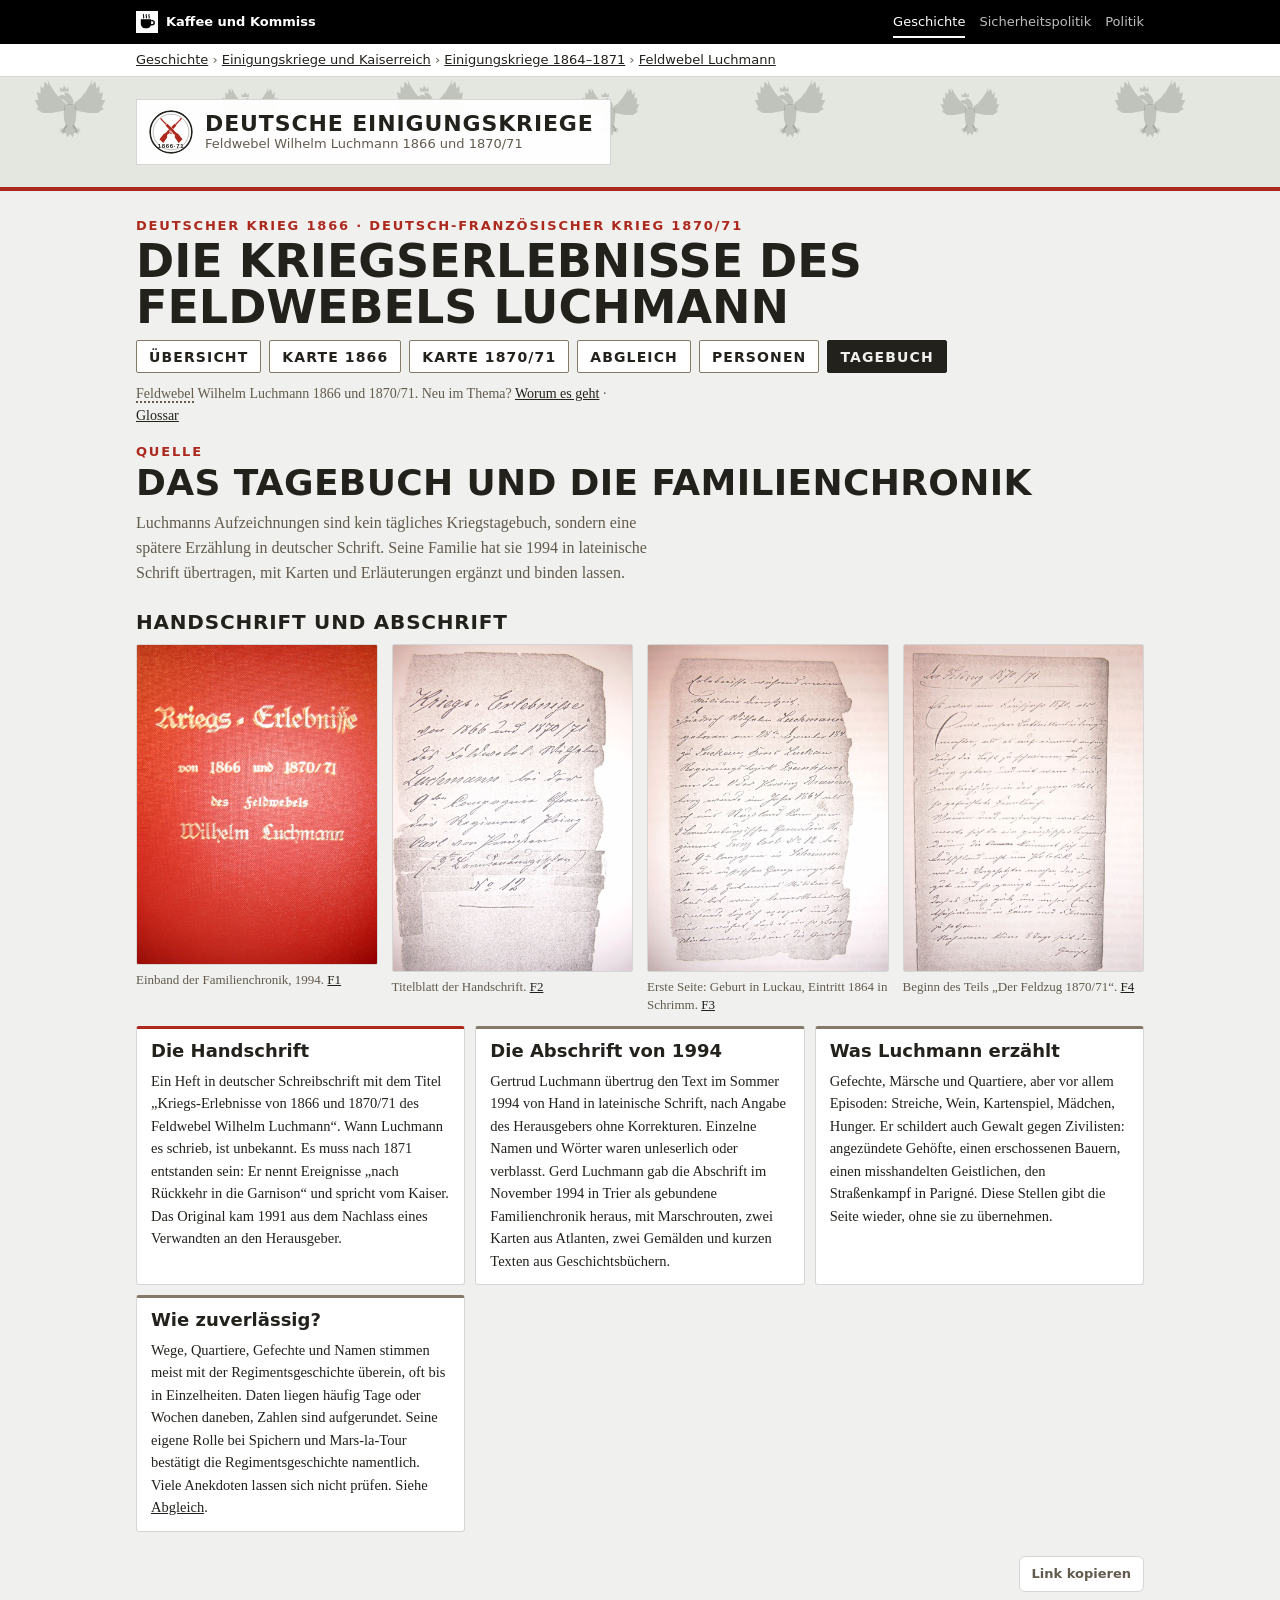
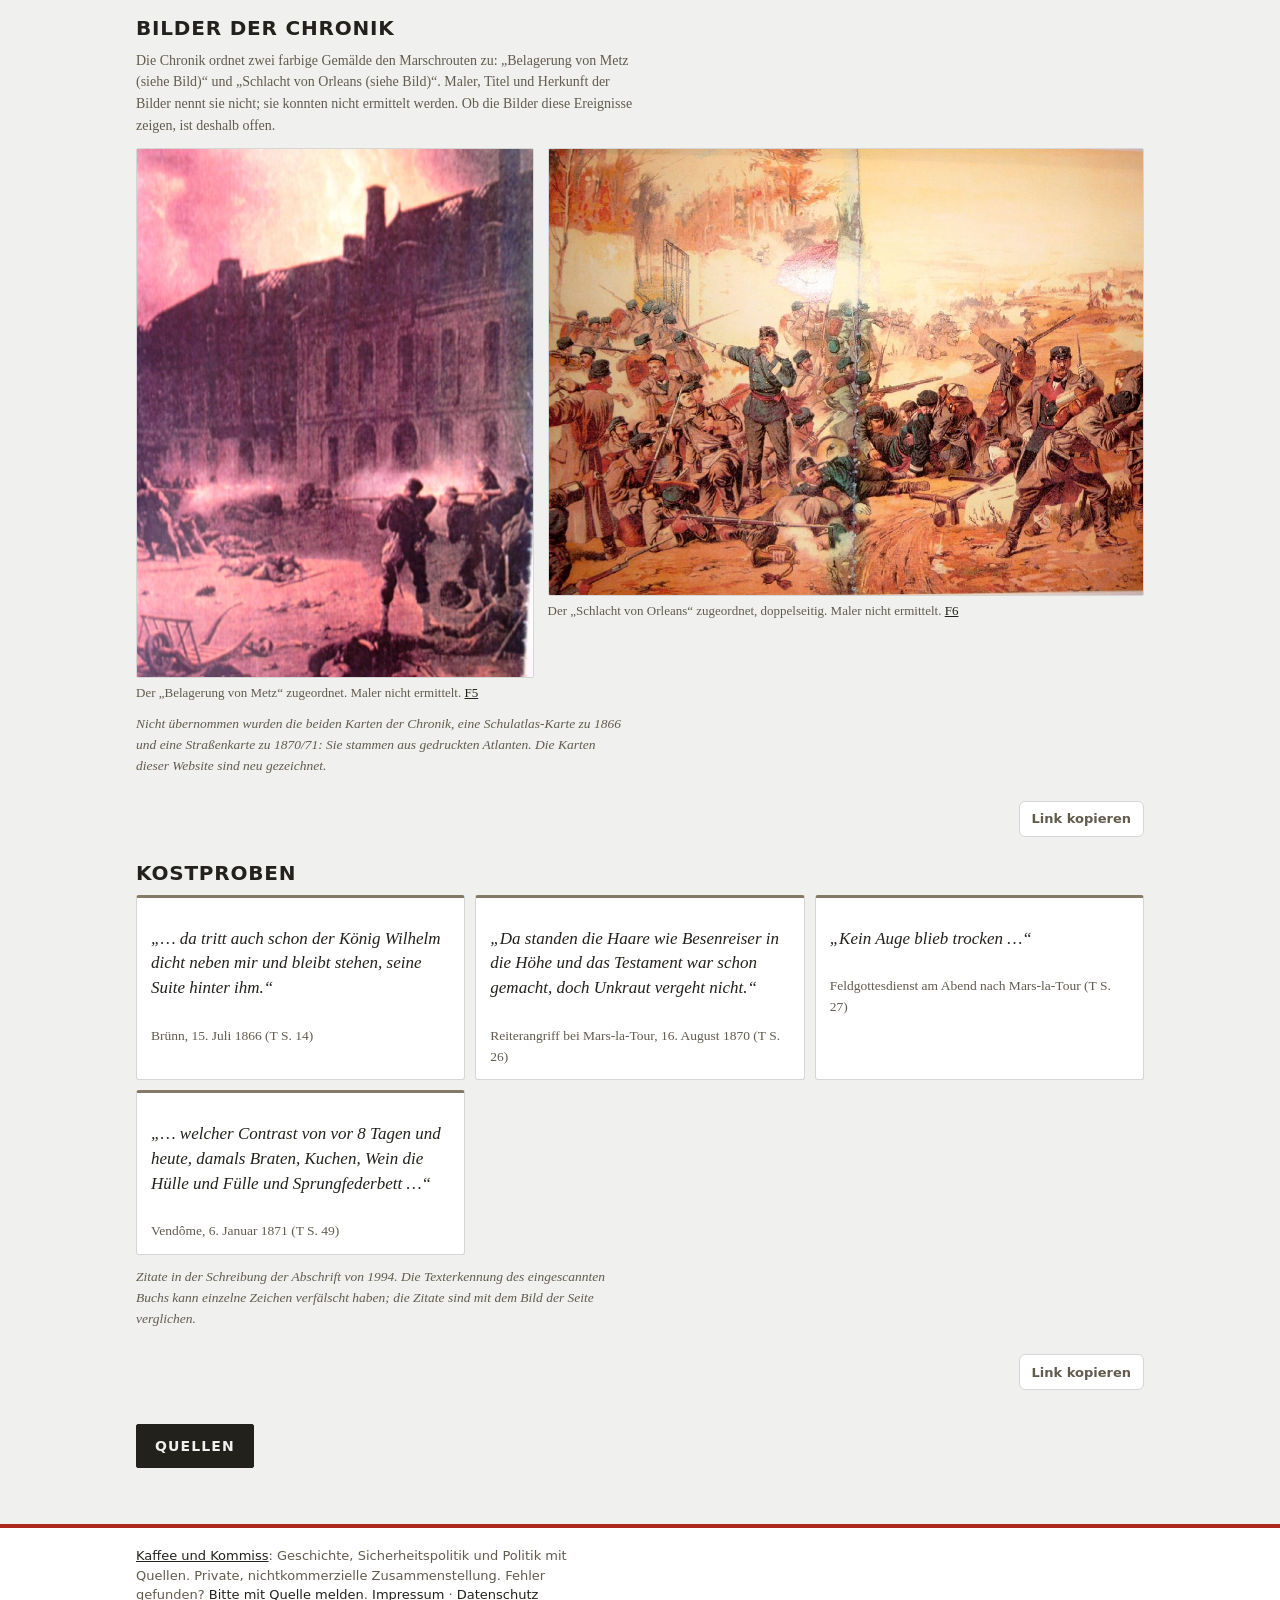
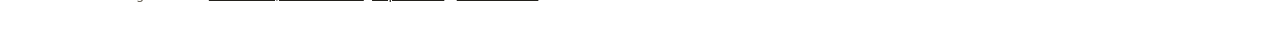
<file: tagebuch.html>
<!doctype html>
<html lang="de" class="kk-b-gesch">
<head>
<meta charset="utf-8">
<meta name="viewport" content="width=device-width, initial-scale=1, viewport-fit=cover">
<meta name="description" content="Die Handschrift „Kriegs-Erlebnisse von 1866 und 1870/71“ des Feldwebels Wilhelm Luchmann: Entstehung, Abschrift von 1994, Bilder der Familienchronik und Zuverlässigkeit.">
<link rel="canonical" href="https://kaffeeundkommiss.github.io/luchmann187071/tagebuch.html">
<meta property="og:type" content="website">
<meta property="og:locale" content="de_DE">
<meta property="og:site_name" content="Geschichte">
<meta property="og:title" content="Das Tagebuch des Feldwebels Luchmann">
<meta property="og:description" content="Die Handschrift „Kriegs-Erlebnisse von 1866 und 1870/71“ des Feldwebels Wilhelm Luchmann: Entstehung, Abschrift von 1994, Bilder der Familienchronik und Zuverlässigkeit.">
<meta property="og:url" content="https://kaffeeundkommiss.github.io/luchmann187071/tagebuch.html">
<!-- Vorschau für Linkvorschauen, erzeugt mit werkzeuge/vorschau.js -->
<meta property="og:image" content="https://kaffeeundkommiss.github.io/luchmann187071/vorschau/tagebuch.jpg?v=0a25813f">
<meta property="og:image:width" content="1200">
<meta property="og:image:height" content="630">
<meta property="og:image:alt" content="Das Tagebuch: Feldwebel Luchmann">
<meta name="twitter:card" content="summary_large_image">
<meta name="twitter:image" content="https://kaffeeundkommiss.github.io/luchmann187071/vorschau/tagebuch.jpg?v=0a25813f">
<meta name="theme-color" content="#23211C" media="(prefers-color-scheme: light)">
<meta name="theme-color" content="#12110E" media="(prefers-color-scheme: dark)">
<meta name="apple-mobile-web-app-capable" content="yes">
<meta name="mobile-web-app-capable" content="yes">
<meta name="apple-mobile-web-app-title" content="Luchmann 1866–71">
<link rel="icon" href="icons/favicon.svg" type="image/svg+xml">
<link rel="icon" href="icons/favicon-32.png" sizes="32x32" type="image/png">
<link rel="apple-touch-icon" sizes="180x180" href="icons/apple-touch-icon.png">
<link rel="manifest" href="manifest.webmanifest">
<link rel="stylesheet" href="site.css">
<title>Das Tagebuch des Feldwebels Luchmann</title>
<link rel="stylesheet" href="https://kaffeeundkommiss.github.io/schriften/schriften.css">
<link rel="stylesheet" href="basis.css">
<style>
/* Unterseiten (Vorlage: Stahlgewitter-Seiten), Zusätze für Bildergalerie und Zitate am Ende */
:root {
  --paper: #eceee8; --panel: #f6f7f3; --ink: #1d2420; --muted: #5d6861; --rule: #c3c9c1; --border: #6f7a72;
  --j2: #6b6f6c; --j4: #2a5d91; --j6: #3f7a2e; --j10: #b07d0a; --j11: #7a3d8f; --ally: #4f6d7a; --red: #ad281d; --red-soft: rgba(173,40,29,.12);
  --f-display: "Barlow Condensed", "Arial Narrow", system-ui, sans-serif;
  --f-body: "Source Serif 4", Georgia, "Times New Roman", serif;
  --f-mono: "IBM Plex Mono", ui-monospace, Menlo, Consolas, monospace;
  color-scheme: light; padding-top: env(safe-area-inset-top, 0px); padding-bottom: env(safe-area-inset-bottom, 0px);
}
@media (prefers-color-scheme: dark) { :root:not([data-theme="light"]) {
  --paper: #121614; --panel: #181d1a; --ink: #e2e6e1; --muted: #98a39b; --rule: #313a35; --border: #7d8a82;
  --j2: #a4aaa6; --j4: #6fa3e0; --j6: #7dbb5f; --j10: #e0b33c; --j11: #c08ad6; --ally: #8fb3c4; --red: #e4533f; --red-soft: rgba(228,83,63,.16);
  color-scheme: dark } }
:root[data-theme="dark"] {
  --paper: #121614; --panel: #181d1a; --ink: #e2e6e1; --muted: #98a39b; --rule: #313a35; --border: #7d8a82;
  --j2: #a4aaa6; --j4: #6fa3e0; --j6: #7dbb5f; --j10: #e0b33c; --j11: #c08ad6; --ally: #8fb3c4; --red: #e4533f; --red-soft: rgba(228,83,63,.16);
  color-scheme: dark }

* { box-sizing: border-box }
body { margin: 0; background: var(--paper); color: var(--ink); font: 400 16px/1.55 var(--f-body) }
[hidden] { display: none !important }
.wrap { max-width: 1040px; margin: 0 auto; padding-block: 28px 56px;
  padding-left: max(16px, env(safe-area-inset-left, 0px)); padding-right: max(16px, env(safe-area-inset-right, 0px));
  display: grid; grid-template-columns: minmax(0, 1fr); gap: 26px }
.wrap > * { min-width: 0 }
header { display: grid; gap: 10px }
.brand { display: flex; align-items: center; gap: 16px }
.brand-text { display: grid; gap: 6px; min-width: 0 }
.logo { width: 76px; height: 76px; flex: none }
.logo-ring { fill: var(--panel); stroke: var(--ink); stroke-width: 3 }
.logo-inner { fill: none; stroke: var(--ink); stroke-width: 1; opacity: .5 }
.logo-plane { fill: var(--red) }
.logo-text { fill: var(--ink); font: 700 12.5px var(--f-display); letter-spacing: .16em }
.eyebrow { font: 600 13px/1 var(--f-display); letter-spacing: .14em; text-transform: uppercase; color: var(--red) }
h1, .h1 { font: 700 clamp(28px, 5vw, 46px)/1 var(--f-display); margin: 0; text-transform: uppercase; text-wrap: balance }
.lede { margin: 0; max-width: 68ch; color: var(--muted) }
.evhead { display: grid; gap: 6px; margin-top: 8px }
.evhead .evtitle { font: 700 clamp(26px, 4vw, 36px)/1.05 var(--f-display); text-transform: uppercase; letter-spacing: .01em; margin: 0; text-wrap: balance }
nav.pages { display: flex; gap: 8px; flex-wrap: wrap }
nav.pages a { font: 600 14px/1 var(--f-display); letter-spacing: .08em; text-transform: uppercase; color: var(--ink); text-decoration: none;
  border: 1px solid var(--border); border-radius: 2px; padding: 9px 12px 8px; background: var(--panel) }
nav.pages a[aria-current="page"] { background: var(--ink); color: var(--paper); border-color: var(--ink) }
nav.pages a[aria-current="true"] { background: var(--ink); color: var(--paper); border-color: var(--ink) }
nav.sub { display: flex; gap: 20px; border-bottom: 1px solid var(--rule); overflow-x: auto; scrollbar-width: none; margin-top: -2px }
nav.sub::-webkit-scrollbar { display: none }
nav.sub a { font: 600 13px/1 var(--f-display); letter-spacing: .08em; text-transform: uppercase; color: var(--muted); text-decoration: none;
  white-space: nowrap; padding: 8px 0 9px; border-bottom: 3px solid transparent; margin-bottom: -1px }
nav.sub a:hover { color: var(--ink) }
nav.sub a[aria-current="page"] { color: var(--ink); border-bottom-color: var(--red) }
nav.sub a:focus-visible { outline: 2px solid var(--red); outline-offset: 2px }
nav.pages a:focus-visible, button:focus-visible, summary:focus-visible { outline: 2px solid var(--red); outline-offset: 2px }
@media (max-width: 560px) { .logo { width: 56px; height: 56px } .brand { gap: 12px } }

h2 { font: 700 20px/1 var(--f-display); text-transform: uppercase; letter-spacing: .04em; margin: 0 }
.sect { display: grid; gap: 12px }
.hint { font-size: 14px; color: var(--muted); margin: 0 }


/* Zeitleiste */
.status { display: flex; flex-wrap: wrap; gap: 8px 16px; font-size: 14px; color: var(--muted); margin: 0; padding: 0; list-style: none }
.status li { display: inline-flex; align-items: center; gap: 7px }
.b { display: inline-block; font: 600 11.5px/1 var(--f-display); letter-spacing: .1em; text-transform: uppercase; padding: 4px 7px 3px; border-radius: 2px; border: 1px solid; white-space: nowrap }
.b.ok { color: var(--j6); border-color: var(--j6) }
.b.part { color: color-mix(in srgb, var(--j10) 70%, var(--ink)); border-color: var(--j10) }
.b.one { color: var(--muted); border-color: var(--border); border-style: dashed }
.b.wid { color: var(--panel); background: var(--red); border-color: var(--red) }
.day { margin: 6px 0 0; font: 600 14px/1 var(--f-display); letter-spacing: .12em; text-transform: uppercase; color: var(--muted) }
ol.tl { list-style: none; margin: 0; padding: 0; display: grid; gap: 0 }
ol.tl > li { display: grid; grid-template-columns: 92px 14px minmax(0, 1fr); gap: 0 12px }
.t { font: 500 13px/1.3 var(--f-mono); color: var(--muted); padding-top: 14px; text-align: right }
.rail { position: relative }
.rail::before { content: ""; position: absolute; left: 6px; top: 0; bottom: 0; width: 2px; background: var(--rule) }
.rail::after { content: ""; position: absolute; left: 1px; top: 17px; width: 12px; height: 12px; border-radius: 50%; background: var(--panel); border: 2px solid var(--ink) }
ol.tl > li.key .rail::after { background: var(--red); border-color: var(--red) }
.card { background: var(--panel); border: 1px solid var(--rule); border-radius: 3px; padding: 11px 14px 12px; margin: 6px 0; display: grid; gap: 6px }
.card h3 { font: 600 18px/1.15 var(--f-display); margin: 0; letter-spacing: .02em }
.card p { margin: 0 }
.meta { display: flex; flex-wrap: wrap; align-items: center; gap: 6px 10px; font-size: 13.5px; color: var(--muted) }
.meta a, .src a { color: var(--ink); font-family: var(--f-mono); font-size: 12.5px }
.why { font-size: 14px; color: var(--muted); font-style: italic }
@media (max-width: 560px) {
  ol.tl > li { grid-template-columns: 14px minmax(0, 1fr); gap: 0 10px }
  .t { grid-column: 2; text-align: left; padding-top: 10px }
  .rail { grid-row: 1 / span 2; grid-column: 1 }
  .card { grid-column: 2 }
}

/* Thesen */
.theses { display: grid; grid-template-columns: repeat(auto-fill, minmax(260px, 1fr)); gap: 10px }
.th { background: var(--panel); border: 1px solid var(--rule); border-top: 3px solid var(--border); border-radius: 3px; padding: 12px 14px; display: grid; gap: 8px; align-content: start }
.th.lead { border-top-color: var(--red) }
.th h3 { font: 600 18px/1.15 var(--f-display); margin: 0 }
.th .who2 { font-size: 13.5px; color: var(--muted); margin: 0 }
.th dl { margin: 0; display: grid; gap: 6px; font-size: 14.5px }
.th dt { font: 600 12px/1 var(--f-display); letter-spacing: .12em; text-transform: uppercase; color: var(--muted) }
.th dd { margin: 0 }
.th .thtext { margin: 0; font-size: 14.5px }

/* Widersprüche, Quellen */
.tbl { width: 100%; border-collapse: collapse; font-size: 14.5px }
.tbl th, .tbl td { text-align: left; vertical-align: top; padding: 8px 10px; border-bottom: 1px solid var(--rule) }
.tbl th { font: 600 12.5px/1.2 var(--f-display); letter-spacing: .1em; text-transform: uppercase; color: var(--muted) }
.tblwrap { overflow-x: auto; -webkit-overflow-scrolling: touch }
ol.srcs { margin: 0; padding: 0; list-style: none; display: grid; gap: 8px; font-size: 14.5px }
ol.srcs li { display: grid; grid-template-columns: 40px minmax(0, 1fr); gap: 10px }
ol.srcs .id { font: 500 13px/1.5 var(--f-mono); color: var(--red) }
ol.srcs .dep { color: var(--muted); font-size: 13.5px }
ol.srcs a { color: var(--ink); overflow-wrap: anywhere }
ol.srcs li:target { background: var(--red-soft); outline: 6px solid var(--red-soft) }
.note { font-size: 13.5px; color: var(--muted); font-style: italic; margin: 0 }
.hint a, .note a, .why a, .th dd a, .th .thtext a, .meta span a { color: var(--ink) }

/* Zahlen */
.stats { display: grid; grid-template-columns: repeat(auto-fill, minmax(220px, 1fr)); gap: 10px }
.stat { background: var(--panel); border: 1px solid var(--rule); border-left: 4px solid var(--ally); border-radius: 3px; padding: 12px 14px; display: grid; gap: 6px; align-content: start }
.stat.red { border-left-color: var(--red) }
.stat .num { font: 700 40px/1 var(--f-display); letter-spacing: .01em }
.stat .lbl { font-size: 14.5px; line-height: 1.35 }
.stat .why { font-size: 13.5px }
.b.self { color: var(--muted); border-color: var(--muted); background: var(--red-soft) }
.tbl td.d { white-space: nowrap; font-family: var(--f-mono); font-size: 13px }

/* Zusätze Luchmann */
.b.self { color: var(--muted); border-color: var(--muted); background: var(--red-soft) }
.zit { font-style: italic; color: var(--ink) } .zit span { font-style: normal; font: 500 12.5px var(--f-mono); color: var(--muted) }
.card .zit { border-left: 3px solid var(--rule); padding-left: 10px }
.th .zit { font-size: 17px; line-height: 1.45 }
.gal { display: grid; grid-template-columns: repeat(auto-fill, minmax(200px, 1fr)); gap: 14px }
.gal2 { grid-template-columns: minmax(0, 2fr) minmax(0, 3fr) }
@media (max-width: 640px) { .gal2 { grid-template-columns: minmax(0, 1fr) } .gal { grid-template-columns: 1fr 1fr } }
.gal figure { margin: 0; display: grid; gap: 6px; align-content: start }
.gal img { display: block; width: 100%; height: auto; border: 1px solid var(--rule); border-radius: 2px; background: var(--panel) }
.gal figcaption { font-size: 13px; line-height: 1.4; color: var(--muted) } .gal figcaption a { color: var(--ink) }
.th.card { margin: 0 }
.th dd a { color: var(--ink) }
.theses { grid-template-columns: repeat(auto-fill, minmax(min(260px, 100%), 1fr)) } .th, .sect { min-width: 0 }
.meta { min-width: 0 } details.belege > summary { flex-wrap: wrap }
.sect { grid-template-columns: minmax(0, 1fr) }
.theses > .card { grid-column: auto }
</style>
<link rel="stylesheet" href="bereich.css">
</head>
<body>
<div class="kk-leiste"><div class="kk-in">
  <a class="kk-haus" href="https://kaffeeundkommiss.github.io/"><img src="kk-tasse.svg" alt="" width="22" height="22"><span>Kaffee und Kommiss</span></a>
  <nav class="kk-bereiche" aria-label="Bereiche"><a href="https://kaffeeundkommiss.github.io/geschichte/" aria-current="true">Geschichte</a><a href="https://kaffeeundkommiss.github.io/sicherheitspolitik/"><span class="kk-lang">Sicherheitspolitik</span><span class="kk-kurz">Sicherheit</span></a><a href="https://kaffeeundkommiss.github.io/politik/">Politik</a></nav>
</div></div>
<nav class="kk-pfad" aria-label="Pfad"><div class="kk-in"><a href="https://kaffeeundkommiss.github.io/geschichte/">Geschichte</a> › <a href="https://kaffeeundkommiss.github.io/geschichte/einigungskriege-kaiserreich/">Einigungskriege und Kaiserreich</a> › <a href="https://kaffeeundkommiss.github.io/geschichte/einigungskriege/">Einigungskriege 1864–1871</a> › <a href="./">Feldwebel Luchmann</a></div></nav>
<div class="kk-kopf"><div class="kk-in">
  <a class="kk-schild" href="https://kaffeeundkommiss.github.io/geschichte/einigungskriege/"><img src="icons/favicon.svg" alt="" width="44" height="44"><span><span class="kk-name" style="display:block">Deutsche Einigungskriege</span><span class="kk-unter" style="display:block">Feldwebel Wilhelm Luchmann 1866 und 1870/71</span></span></a>
</div></div>
<main class="wrap" id="inhalt">
  <header>
    <div class="brand">
      <div class="brand-text">
        <div class="eyebrow">Deutscher Krieg 1866 · Deutsch-Französischer Krieg 1870/71</div>
        <p class="h1">Die Kriegserlebnisse des Feldwebels Luchmann</p>
      </div>
    </div>
    <nav class="pages" aria-label="Seiten">
      <a href="index.html">Übersicht</a>
      <a href="karte-1866.html">Karte 1866</a>
      <a href="karte-1870.html">Karte 1870/71</a>
      <a href="abgleich.html">Abgleich</a>
      <a href="personen.html">Personen</a>
      <a href="tagebuch.html" aria-current="page">Tagebuch</a>
    </nav>
    <div class="evhead">
      <div class="eyebrow">Quelle</div>
      <h1 class="evtitle">Das Tagebuch und die Familienchronik</h1>
    </div>
    <p class="lede">Luchmanns Aufzeichnungen sind kein tägliches Kriegstagebuch, sondern eine spätere Erzählung in deutscher Schrift. Seine Familie hat sie 1994 in lateinische Schrift übertragen, mit Karten und Erläuterungen ergänzt und binden lassen.</p>
  </header>
  <section class="sect" aria-labelledby="hH">
    <h2 id="hH">Handschrift und Abschrift</h2>
    <div class="gal">
      <figure><img src="bilder/umschlag.jpg" width="825" height="1100" alt="Roter Bucheinband mit goldener Frakturschrift: Kriegs-Erlebnisse von 1866 und 1870/71 des Feldwebels Wilhelm Luchmann" loading="lazy" decoding="async"><figcaption>Einband der Familienchronik, 1994. <a href="quellen-tagebuch.html#f1">F1</a></figcaption></figure>
      <figure><img src="bilder/titelblatt.jpg" width="807" height="1100" alt="Vergilbtes handschriftliches Titelblatt in deutscher Schrift" loading="lazy" decoding="async"><figcaption>Titelblatt der Handschrift. <a href="quellen-tagebuch.html#f2">F2</a></figcaption></figure>
      <figure><img src="bilder/handschrift-1866.jpg" width="808" height="1100" alt="Erste Textseite der Handschrift in deutscher Schrift" loading="lazy" decoding="async"><figcaption>Erste Seite: Geburt in Luckau, Eintritt 1864 in Schrimm. <a href="quellen-tagebuch.html#f3">F3</a></figcaption></figure>
      <figure><img src="bilder/handschrift-1870.jpg" width="808" height="1100" alt="Handschriftseite mit der Überschrift Der Feldzug 1870/71" loading="lazy" decoding="async"><figcaption>Beginn des Teils „Der Feldzug 1870/71“. <a href="quellen-tagebuch.html#f4">F4</a></figcaption></figure>
    </div>
    <div class="theses">
      <div class="th lead"><h3>Die Handschrift</h3><p class="thtext">Ein Heft in deutscher Schreibschrift mit dem Titel „Kriegs-Erlebnisse von 1866 und 1870/71 des Feldwebel Wilhelm Luchmann“. Wann Luchmann es schrieb, ist unbekannt. Es muss nach 1871 entstanden sein: Er nennt Ereignisse „nach Rückkehr in die Garnison“ und spricht vom Kaiser. Das Original kam 1991 aus dem Nachlass eines Verwandten an den Herausgeber.</p></div>
      <div class="th"><h3>Die Abschrift von 1994</h3><p class="thtext">Gertrud Luchmann übertrug den Text im Sommer 1994 von Hand in lateinische Schrift, nach Angabe des Herausgebers ohne Korrekturen. Einzelne Namen und Wörter waren unleserlich oder verblasst. Gerd Luchmann gab die Abschrift im November 1994 in Trier als gebundene Familienchronik heraus, mit Marschrouten, zwei Karten aus Atlanten, zwei Gemälden und kurzen Texten aus Geschichtsbüchern.</p></div>
      <div class="th"><h3>Was Luchmann erzählt</h3><p class="thtext">Gefechte, Märsche und Quartiere, aber vor allem Episoden: Streiche, Wein, Kartenspiel, Mädchen, Hunger. Er schildert auch Gewalt gegen Zivilisten: angezündete Gehöfte, einen erschossenen Bauern, einen misshandelten Geistlichen, den Straßenkampf in Parigné. Diese Stellen gibt die Seite wieder, ohne sie zu übernehmen.</p></div>
      <div class="th"><h3>Wie zuverlässig?</h3><p class="thtext">Wege, Quartiere, Gefechte und Namen stimmen meist mit der Regimentsgeschichte überein, oft bis in Einzelheiten. Daten liegen häufig Tage oder Wochen daneben, Zahlen sind aufgerundet. Seine eigene Rolle bei Spichern und Mars-la-Tour bestätigt die Regimentsgeschichte namentlich. Viele Anekdoten lassen sich nicht prüfen. Siehe <a href="abgleich.html">Abgleich</a>.</p></div>
    </div>
  </section>
  <section class="sect" aria-labelledby="bH">
    <h2 id="bH">Bilder der Chronik</h2>
    <p class="hint">Die Chronik ordnet zwei farbige Gemälde den Marschrouten zu: „Belagerung von Metz (siehe Bild)“ und „Schlacht von Orleans (siehe Bild)“. Maler, Titel und Herkunft der Bilder nennt sie nicht; sie konnten nicht ermittelt werden. Ob die Bilder diese Ereignisse zeigen, ist deshalb offen.</p>
    <div class="gal gal2">
      <figure><img src="bilder/gemaelde-metz.jpg" width="825" height="1100" alt="Gemälde: brennendes Gebäude bei Nacht, davor Infanterie im Gefecht, Gefallene im Vordergrund" loading="lazy" decoding="async"><figcaption>Der „Belagerung von Metz“ zugeordnet. Maler nicht ermittelt. <a href="quellen-tagebuch.html#f5">F5</a></figcaption></figure>
      <figure><img src="bilder/gemaelde-orleans.jpg" width="1100" height="825" alt="Gemälde: preußische Infanterie mit Fahne stürmt an einem Waldrand vor, Verwundete am Boden" loading="lazy" decoding="async"><figcaption>Der „Schlacht von Orleans“ zugeordnet, doppelseitig. Maler nicht ermittelt. <a href="quellen-tagebuch.html#f6">F6</a></figcaption></figure>
    </div>
    <p class="note">Nicht übernommen wurden die beiden Karten der Chronik, eine Schulatlas-Karte zu 1866 und eine Straßenkarte zu 1870/71: Sie stammen aus gedruckten Atlanten. Die Karten dieser Website sind neu gezeichnet.</p>
  </section>
  <section class="sect" aria-labelledby="zH">
    <h2 id="zH">Kostproben</h2>
    <div class="theses">
      <div class="th"><p class="zit">„… da tritt auch schon der König Wilhelm dicht neben mir und bleibt stehen, seine Suite hinter ihm.“</p><p class="who2">Brünn, 15. Juli 1866 (T S. 14)</p></div>
      <div class="th"><p class="zit">„Da standen die Haare wie Besenreiser in die Höhe und das Testament war schon gemacht, doch Unkraut vergeht nicht.“</p><p class="who2">Reiterangriff bei Mars-la-Tour, 16. August 1870 (T S. 26)</p></div>
      <div class="th"><p class="zit">„Kein Auge blieb trocken …“</p><p class="who2">Feldgottesdienst am Abend nach Mars-la-Tour (T S. 27)</p></div>
      <div class="th"><p class="zit">„… welcher Contrast von vor 8 Tagen und heute, damals Braten, Kuchen, Wein die Hülle und Fülle und Sprungfederbett …“</p><p class="who2">Vendôme, 6. Januar 1871 (T S. 49)</p></div>
    </div>
    <p class="note">Zitate in der Schreibung der Abschrift von 1994. Die Texterkennung des eingescannten Buchs kann einzelne Zeichen verfälscht haben; die Zitate sind mit dem Bild der Seite verglichen.</p>
  </section>
  <p class="qnav"><a class="qbtn" href="quellen-tagebuch.html">Quellen</a></p>
</main>
<script src="site.js" defer></script>
<footer class="kk-fuss"><div class="kk-in">
  <p><a href="https://kaffeeundkommiss.github.io/">Kaffee und Kommiss</a>: Geschichte, Sicherheitspolitik und Politik mit Quellen. Private, nichtkommerzielle Zusammenstellung. Fehler gefunden? <a href="https://kaffeeundkommiss.github.io/kontakt/">Bitte mit Quelle melden</a>. <a href="https://kaffeeundkommiss.github.io/kontakt/#impressum">Impressum</a> · <a href="https://kaffeeundkommiss.github.io/kontakt/#datenschutz">Datenschutz</a></p>
</div></footer>
<script src="link-teilen.js?v=1" defer></script>
</body>
</html>
</file>
<file: site.css>
/* Gemeinsame Bausteine aller Seiten: Begriffserklärungen, Kontextzeile, einklappbare Belege.
   Nutzt die Farb- und Schrift-Variablen der jeweiligen Seite (--ink, --muted, --panel, --rule, --border, --red, --f-*). */

/* Antippbare Begriffe */
button.gl { all: unset; cursor: help; color: inherit; font: inherit; text-decoration: underline dotted; text-decoration-thickness: 1.5px;
  text-underline-offset: 3px; text-decoration-color: var(--muted); border-radius: 2px }
button.gl:hover { text-decoration-color: var(--red) }
button.gl:focus-visible { outline: 2px solid var(--red); outline-offset: 2px }
button.gl[aria-expanded="true"] { background: var(--red-soft, rgba(173,40,29,.14)) }
.glpop { position: absolute; z-index: 50; max-width: min(340px, calc(100vw - 32px)); background: var(--panel); color: var(--ink);
  border: 1px solid var(--border); border-left: 4px solid var(--red); border-radius: 3px; padding: 10px 12px 10px;
  box-shadow: 0 6px 22px rgba(0,0,0,.18); font: 400 15px/1.45 var(--f-body); display: grid; gap: 6px }
.glpop b { font: 700 16px/1.15 var(--f-display); letter-spacing: .03em; text-transform: uppercase }
.glpop p { margin: 0 }
.glpop .glmore { font-size: 13.5px; color: var(--muted) } .glpop .glmore a { color: var(--ink) }
.glpop .glx { all: unset; position: absolute; right: 6px; top: 4px; width: 28px; height: 28px; text-align: center; line-height: 28px; cursor: pointer; color: var(--muted); font-size: 18px }
.glpop .glx:focus-visible { outline: 2px solid var(--red) }

/* Kontextzeile unter der Navigation (Seiten ohne Einführungskasten) */
.ctx { margin: 0; font-size: 14px; color: var(--muted) }
.ctx a { color: var(--ink) }

/* Einklappbare Belege in Ablaufkarten und Zahlenkästen */
details.belege { margin-top: 2px }
details.belege > summary { list-style: none; cursor: pointer; display: flex; flex-wrap: wrap; align-items: center; gap: 6px; min-height: 32px;
  font: 600 12.5px/1 var(--f-display); letter-spacing: .08em; text-transform: uppercase; color: var(--muted) }
details.belege > summary::-webkit-details-marker { display: none }
details.belege > summary::before { content: "▸"; font-size: 12px; width: 10px; transition: transform .15s }
details.belege[open] > summary::before { transform: rotate(90deg) }
details.belege > summary .b { font-size: 10.5px; padding: 3px 5px 2px }
details.belege > summary:hover { color: var(--ink) }
details.belege > summary:focus-visible { outline: 2px solid var(--red); outline-offset: 2px }
details.belege > .belin { display: grid; gap: 6px; padding: 6px 0 2px 16px; border-left: 2px solid var(--rule); margin-top: 4px }
.beltoggle { all: unset; cursor: pointer; justify-self: start; font: 600 13px/1 var(--f-display); letter-spacing: .08em; text-transform: uppercase;
  border: 1px solid var(--border); border-radius: 2px; padding: 9px 11px 8px; background: var(--panel); color: var(--ink) }
.beltoggle:focus-visible { outline: 2px solid var(--red); outline-offset: 2px }
.belhead { display: flex; flex-wrap: wrap; align-items: center; justify-content: space-between; gap: 10px }

/* Legende des Belegstatus als aufklappbare Zeile */
details.statuslegend > summary { list-style: none; cursor: pointer; font: 600 14px/1.2 var(--f-display); letter-spacing: .06em; text-transform: uppercase; color: var(--ink); min-height: 32px; display: flex; align-items: center; gap: 8px }
details.statuslegend > summary::-webkit-details-marker { display: none }
details.statuslegend > summary::before { content: "▸"; font-size: 12px; width: 10px; transition: transform .15s }
details.statuslegend[open] > summary::before { transform: rotate(90deg) }
details.statuslegend > summary:focus-visible { outline: 2px solid var(--red); outline-offset: 2px }
details.statuslegend[open] > summary { margin-bottom: 10px }
details.statuslegend > *:not(summary) + * { margin-top: 10px }

/* Schaltfläche „Quellen“ am Seitenende und Rückweg auf den Quellenseiten */
.qnav { margin: 8px 0 0 }
a.qbtn { display: inline-flex; align-items: center; min-height: 44px; box-sizing: border-box; padding: 0 18px;
  font: 600 14px/1 var(--f-display); letter-spacing: .08em; text-transform: uppercase; text-decoration: none;
  color: var(--paper, #fff); background: var(--ink); border: 1px solid var(--ink); border-radius: 2px }
a.qbtn:hover { background: var(--red); border-color: var(--red) }
a.qbtn:focus-visible { outline: 2px solid var(--red); outline-offset: 2px }
/* Quellenseiten: aktueller Bereich in der Navigation */
nav.pages a[aria-current="true"] { background: var(--ink); color: var(--paper); border-color: var(--ink) }
nav.sub a[aria-current="true"] { color: var(--ink); border-bottom-color: var(--red) }
header .lede a { color: var(--ink) }

/* Ereignisseiten: Porträtfoto rechts neben Überschrift und Einleitung, auf schmalen Bildschirmen darunter */
.evintro { display: grid; grid-template-columns: minmax(0, 1fr) 200px; gap: 10px 28px; align-items: start }
.evintro > .evtext { display: grid; gap: 10px; min-width: 0 }
figure.evfoto { margin: 8px 0 0; display: grid; gap: 6px }
figure.evfoto img { display: block; width: 100%; height: auto; border: 1px solid var(--rule); border-radius: 2px; background: var(--panel) }
figure.evfoto figcaption { font-size: 13px; line-height: 1.4; color: var(--muted) }
figure.evfoto figcaption a { color: var(--ink) }
@media (max-width: 720px) {
  .evintro { grid-template-columns: minmax(0, 1fr) }
  figure.evfoto { margin-top: 4px; max-width: 180px }
}


/* Handy: gekürzter Kasten „Worum geht es?“ (site.js), Rest per „Weiterlesen“ */
.intro.kurz > .mehr ~ * { display: none }
.intro .mehr { justify-self: start; display: inline-flex; align-items: center; gap: 6px; min-height: 36px; padding: 4px 0; border: 0; background: none; color: var(--ink); font: inherit; font-weight: 600; text-transform: none; letter-spacing: normal; text-decoration: underline; text-underline-offset: 3px; cursor: pointer }
.intro .mehr::after { content: "▾"; text-decoration: none; font-size: .85em }
.intro .mehr:focus-visible { outline: 2px solid var(--red); outline-offset: 2px }
.intro > p[tabindex="-1"]:focus { outline: none }
</file>
<file: basis.css>
/* Kaffee und Kommiss: gemeinsames Grundsystem aller Bereiche (Variante B, 08.11.2026).
   Original im Repo kaffeeundkommiss/kaffeeundkommiss.github.io, Kopien in den Bereichs-Repos bitte gleich halten.
   Jeder Bereich setzt nur --kk-akzent, --kk-akzent-hell, --kk-kopf, --kk-muster und --kk-markierung. */
:root{
  --kk-grund:#F3F0E8; --kk-papier:#FFFDF8; --kk-tinte:#23211C; --kk-grau:#625B4E; --kk-linie:#DAD2C2;
  --kk-schild:rgba(255,253,248,.95); --kk-dimm:transparent;
  --kk-leiste:#000000; --kk-leiste-ink:#FFFFFF; --kk-leiste-mute:#BDBDBD;
  --kk-titel:"Barlow Condensed","Arial Narrow",system-ui,sans-serif;
  --kk-text:"IBM Plex Sans",system-ui,-apple-system,"Segoe UI",sans-serif;
  --kk-mono:"IBM Plex Mono",ui-monospace,"SF Mono",Menlo,monospace;
  --kk-max:960px;
  --kk-akzent:#2C281F; --kk-akzent-hell:#EEE6D6; --kk-kopf:#E9E2D3; --kk-muster:none; --kk-markierung:#CBB18C;
}
@media (prefers-color-scheme: dark){
  :root:not([data-theme="light"]){
    --kk-grund:#1D1B16; --kk-papier:#26231C; --kk-tinte:#ECE5D6; --kk-grau:#B3A891; --kk-linie:#3B362B;
    --kk-schild:rgba(38,35,28,.95); --kk-dimm:rgba(20,18,14,.5); --kk-leiste:#000000;
    --kk-akzent:#CBB18C; --kk-akzent-hell:#3A3427; --kk-kopf:#2E2A22;
  }
}
:root[data-theme="dark"]{
  --kk-grund:#1D1B16; --kk-papier:#26231C; --kk-tinte:#ECE5D6; --kk-grau:#B3A891; --kk-linie:#3B362B;
  --kk-schild:rgba(38,35,28,.95); --kk-dimm:rgba(20,18,14,.5); --kk-leiste:#000000;
  --kk-akzent:#CBB18C; --kk-akzent-hell:#3A3427; --kk-kopf:#2E2A22;
}

/* Leiste ganz oben: Rückweg zur Startseite und Wechsel zwischen den Bereichen.
   Seit 10.11.2026 auf allen Seiten fest Schwarz-Weiß (schwarze Tasse auf Weiß), unabhängig von Bereich und Modus. */
.kk-leiste{background:#000;color:#fff;font:500 13px/1.2 var(--kk-text)}
.kk-leiste .kk-in{max-width:var(--kk-max);margin:0 auto;padding:6px max(16px,env(safe-area-inset-right,0px)) 6px max(16px,env(safe-area-inset-left,0px));
  display:flex;align-items:center;justify-content:space-between;gap:12px}
.kk-haus{display:inline-flex;align-items:center;gap:8px;color:inherit;text-decoration:none;font-weight:600;white-space:nowrap;min-height:32px}
.kk-haus img{width:22px;height:22px;flex:none}
.kk-bereiche{display:flex;gap:14px}
.kk-bereiche a{color:#BDBDBD;text-decoration:none;white-space:nowrap;padding:8px 0 6px;border-bottom:2px solid transparent}
.kk-bereiche a:hover{color:#fff}
.kk-bereiche a[aria-current]{color:#fff;border-bottom-color:#fff}
.kk-leiste a:focus-visible{outline:2px solid #fff;outline-offset:2px}
.kk-kurz{display:none}
@media (max-width:520px){ .kk-lang{display:none} .kk-kurz{display:inline} .kk-bereiche{gap:12px} }
@media (max-width:360px){ .kk-haus span{display:none} }

/* Kopfband mit Bereichsmuster und Schild */
.kk-kopf{background:linear-gradient(var(--kk-dimm),var(--kk-dimm)),var(--kk-muster),var(--kk-kopf);border-bottom:4px solid var(--kk-akzent)}
.kk-schild{display:inline-flex;align-items:center;gap:12px;background:var(--kk-schild);padding:10px 16px 10px 12px;border:1px solid var(--kk-linie);color:var(--kk-tinte);text-decoration:none}
.kk-name{font:700 22px/1.05 var(--kk-titel);text-transform:uppercase;letter-spacing:.04em}
.kk-unter{font:400 13px/1.35 var(--kk-text);color:var(--kk-grau)}
/* Handy: Kopfband flacher, damit Hauptinhalt früher sichtbar ist (Arbeitspaket 3, 22.11.2026).
   Gilt für beide Kopfbauarten (.kk-kopf und header.top). :root:root hebt die Spezifität über die
   seiteneigenen Regeln in style.css/bereich.css, die nach basis.css geladen werden. Desktop unverändert. */
@media (max-width:640px){
  :root:root .kk-kopf .kk-in,:root:root .kk-kopf .wrap,:root:root header.top>.wrap{padding-top:12px;padding-bottom:12px;row-gap:8px}
  :root:root .kk-schild,:root:root header.top .marke{padding:7px 12px 7px 10px}
}

/* Fuß */
.kk-fuss{border-top:4px solid var(--kk-akzent);background:var(--kk-papier);color:var(--kk-grau);font:400 13px/1.5 var(--kk-text)}
.kk-fuss .kk-in{max-width:var(--kk-max);margin:0 auto;padding:14px 16px 28px}
.kk-fuss p{margin:4px 0}
.kk-fuss a{color:var(--kk-tinte)}

/* Bereiche: Akzentfarbe, Kopfmuster, Markierung in der Leiste. Klasse am <html>-Element. */
.kk-b-gesch{--kk-akzent:#AD281D;--kk-akzent-hell:#F3DEDA;--kk-kopf:#E4E6E0;--kk-markierung:#E4533F;--kk-muster:url("data:image/svg+xml,%3Csvg xmlns='http://www.w3.org/2000/svg' width='48' height='48'%3E%3Cpath d='M0 .5H48M.5 0V48' stroke='%23AD281D' stroke-opacity='.25'/%3E%3Cpath d='M0 24.5H48M24.5 0V48' stroke='%23787060' stroke-opacity='.14'/%3E%3C/svg%3E")}
.kk-b-sipo{--kk-akzent:#4C5233;--kk-akzent-hell:#E4E5D6;--kk-kopf:#CBB18C;--kk-markierung:#A4AE7A;--kk-muster:url("tarn.svg")}
.kk-b-poli{--kk-akzent:#1E4FD8;--kk-akzent-hell:#E3EAFB;--kk-kopf:#ECEEF3;--kk-markierung:#7C9BF0;--kk-muster:url("data:image/svg+xml,%3Csvg xmlns='http://www.w3.org/2000/svg' width='120' height='40'%3E%3Crect y='6' width='78' height='6' fill='%231E4FD8' fill-opacity='.24'/%3E%3Crect y='22' width='54' height='6' fill='%23787060' fill-opacity='.2'/%3E%3Cpath d='M66.5 0V40' stroke='%23C8322B' stroke-opacity='.5' stroke-dasharray='3 3'/%3E%3C/svg%3E")}
@media (prefers-color-scheme: dark){
  :root.kk-b-gesch:not([data-theme="light"]),:root:not([data-theme="light"]) .kk-b-gesch{--kk-akzent:#E4533F;--kk-akzent-hell:#3D2420;--kk-kopf:#24221D;--kk-markierung:#E4533F}
  :root.kk-b-sipo:not([data-theme="light"]),:root:not([data-theme="light"]) .kk-b-sipo{--kk-akzent:#A4AE7A;--kk-akzent-hell:#2F3324;--kk-kopf:#CBB18C;--kk-markierung:#A4AE7A}
  :root.kk-b-poli:not([data-theme="light"]),:root:not([data-theme="light"]) .kk-b-poli{--kk-akzent:#7C9BF0;--kk-akzent-hell:#1F2740;--kk-kopf:#22242A;--kk-markierung:#7C9BF0}
}
:root[data-theme="dark"].kk-b-gesch,:root[data-theme="dark"] .kk-b-gesch{--kk-akzent:#E4533F;--kk-akzent-hell:#3D2420;--kk-kopf:#24221D;--kk-markierung:#E4533F}
:root[data-theme="dark"].kk-b-sipo,:root[data-theme="dark"] .kk-b-sipo{--kk-akzent:#A4AE7A;--kk-akzent-hell:#2F3324;--kk-kopf:#CBB18C;--kk-markierung:#A4AE7A}
:root[data-theme="dark"].kk-b-poli,:root[data-theme="dark"] .kk-b-poli{--kk-akzent:#7C9BF0;--kk-akzent-hell:#1F2740;--kk-kopf:#22242A;--kk-markierung:#7C9BF0}

/* Lesefluss: Zeilenlänge für Fließtext begrenzen. 36em ergibt etwa 70–75 Zeichen je Zeile (Startwert).
   :where() hat keine Spezifität, seiteneigene max-width-Regeln gehen daher immer vor. */
:where(p,dd){max-width:36em}
:where(.srcs,.srclist)>li{max-width:40em}
/* Kurze Übergänge für Links und Schaltflächen, abgeschaltet bei „Bewegung reduzieren“ */
:where(a,button,summary){transition:color .15s ease,background-color .15s ease,border-color .15s ease,text-decoration-color .15s ease,opacity .15s ease}
@media (prefers-reduced-motion:reduce){:where(a,button,summary){transition:none}}

/* Pfad zur Themenübersicht unter der Leiste */
.kk-pfad{background:var(--kk-papier);border-bottom:1px solid var(--kk-linie);font:500 13px/1.4 var(--kk-text);color:var(--kk-grau)}
.kk-pfad .kk-in{max-width:var(--kk-max);margin:0 auto;padding:7px max(16px,env(safe-area-inset-right,0px)) 7px max(16px,env(safe-area-inset-left,0px))}
.kk-pfad a{color:var(--kk-tinte)}
.kk-pfad [aria-current]{color:var(--kk-grau)}
</file>
<file: bereich.css>
/* Bereichsnote Geschichte im Grundsystem Kaffee und Kommiss (basis.css).
   Überschreibt die Grundfarben der Seiten mit den gemeinsamen warmen Tönen; Kartenfarben und Staffelfarben bleiben. */
:root.kk-b-gesch { --kk-max: 1040px;
  --paper: #F0F0EE; --panel: #FFFFFF; --ink: #23211C; --muted: #625B4E; --rule: #D6D6D6; --border: #857A68 }
/* Heller Modus: dezentes Grau wie die Geschichte-Übersicht (10.11.2026) */
@media (prefers-color-scheme: light) { :root.kk-b-gesch:not([data-theme="dark"]) {
  --kk-grund: #F0F0EE; --kk-papier: #FFFFFF; --kk-linie: #D6D6D6; --kk-schild: rgba(255,255,255,.96) } }
:root.kk-b-gesch[data-theme="light"] { --kk-grund: #F0F0EE; --kk-papier: #FFFFFF; --kk-linie: #D6D6D6; --kk-schild: rgba(255,255,255,.96) }
:root.kk-b-gesch.kk-breit { --kk-max: 1240px }
@media (prefers-color-scheme: dark) { :root.kk-b-gesch:not([data-theme="light"]) {
  --paper: #1D1B16; --panel: #26231C; --ink: #ECE5D6; --muted: #B3A891; --rule: #3B362B; --border: #8A8070 } }
:root.kk-b-gesch[data-theme="dark"] {
  --paper: #1D1B16; --panel: #26231C; --ink: #ECE5D6; --muted: #B3A891; --rule: #3B362B; --border: #8A8070 }

/* Kopfband: Kartenraster, Schild mit dem JG-I-Abzeichen. Das Abzeichen steht dort, nicht mehr neben der Überschrift. */
.kk-kopf .kk-in { max-width: var(--kk-max); margin: 0 auto; padding: 22px max(16px, env(safe-area-inset-right, 0px)) 22px max(16px, env(safe-area-inset-left, 0px)) }
.kk-schild img { width: 44px; height: 44px; flex: none; border-radius: 50% }
.wrap header .brand > .logo { display: none }

/* Kopfmuster Einigungskriege: stilisierter preußischer Adler (adler.svg, eigene Zeichnung), wie auf den Einigungskriege-Seiten der Startseite. */
:root.kk-b-gesch { --kk-muster: url("adler.svg") }
</file>
